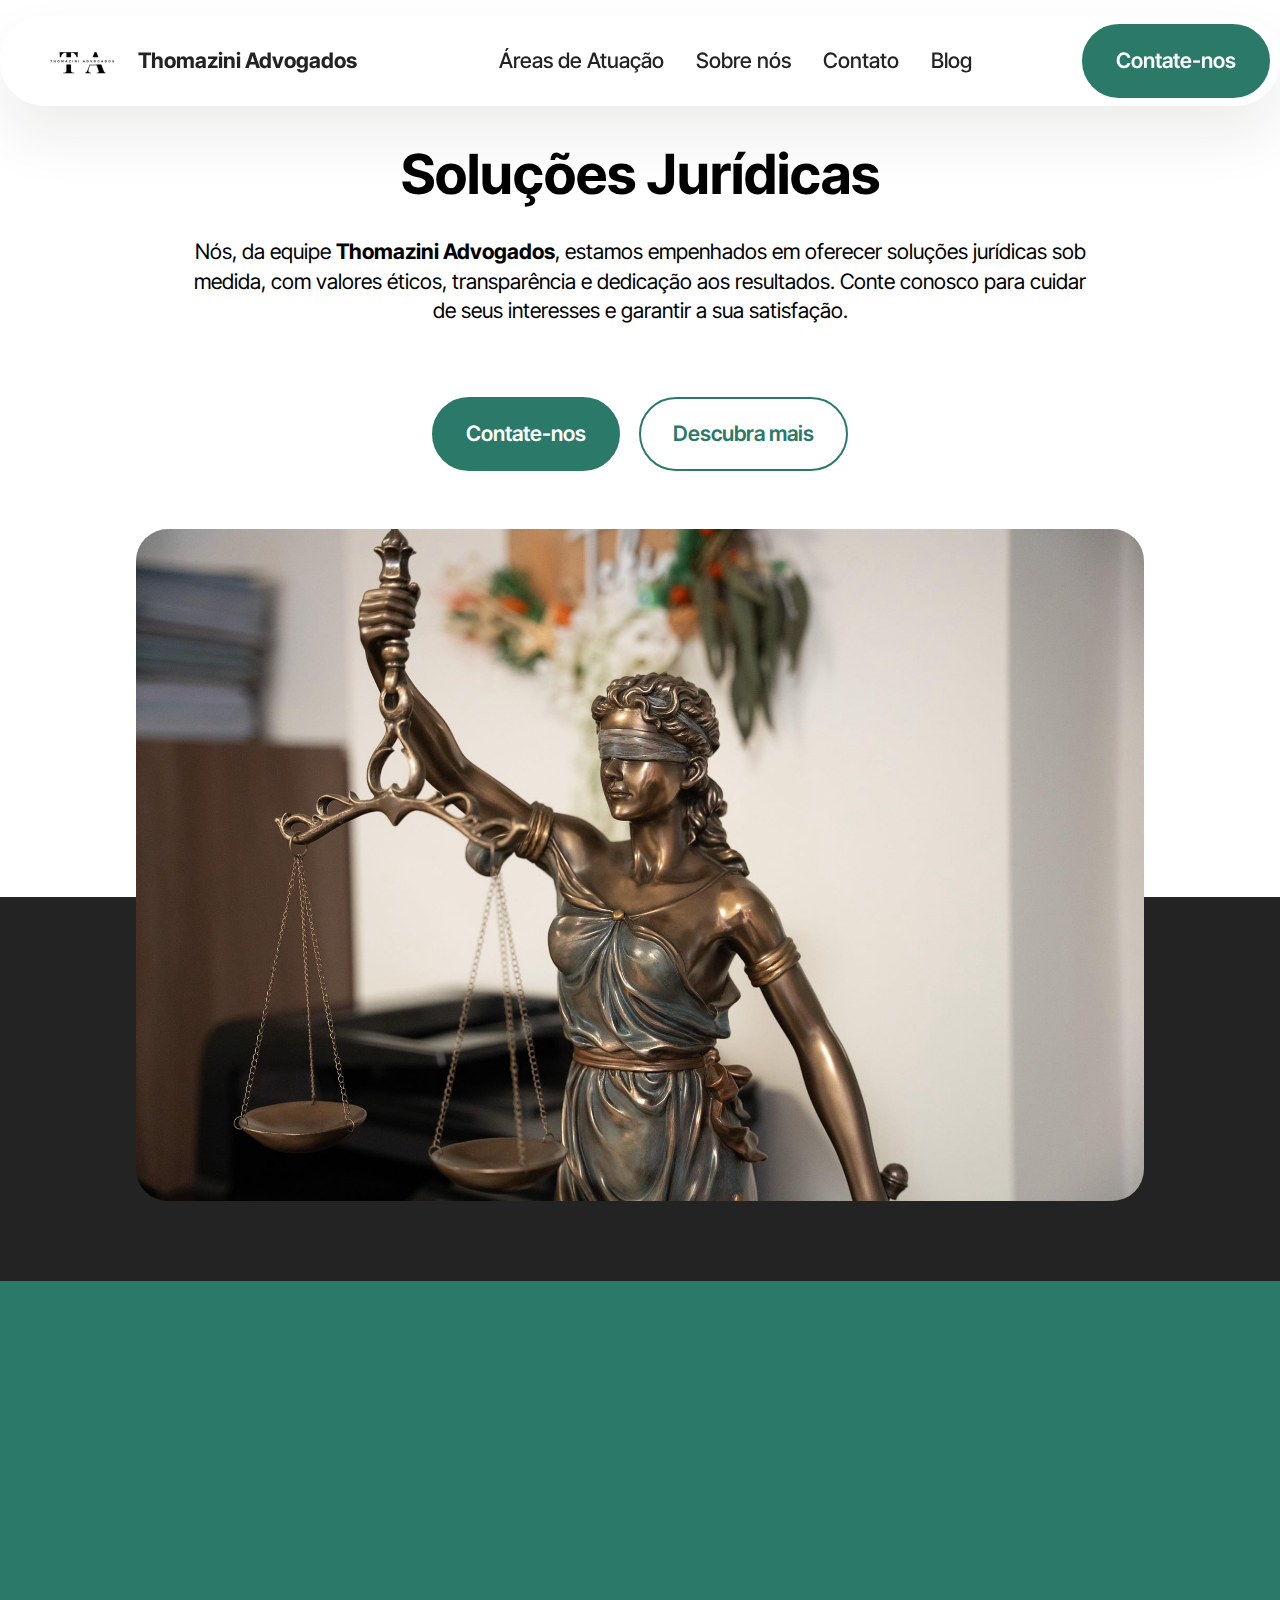
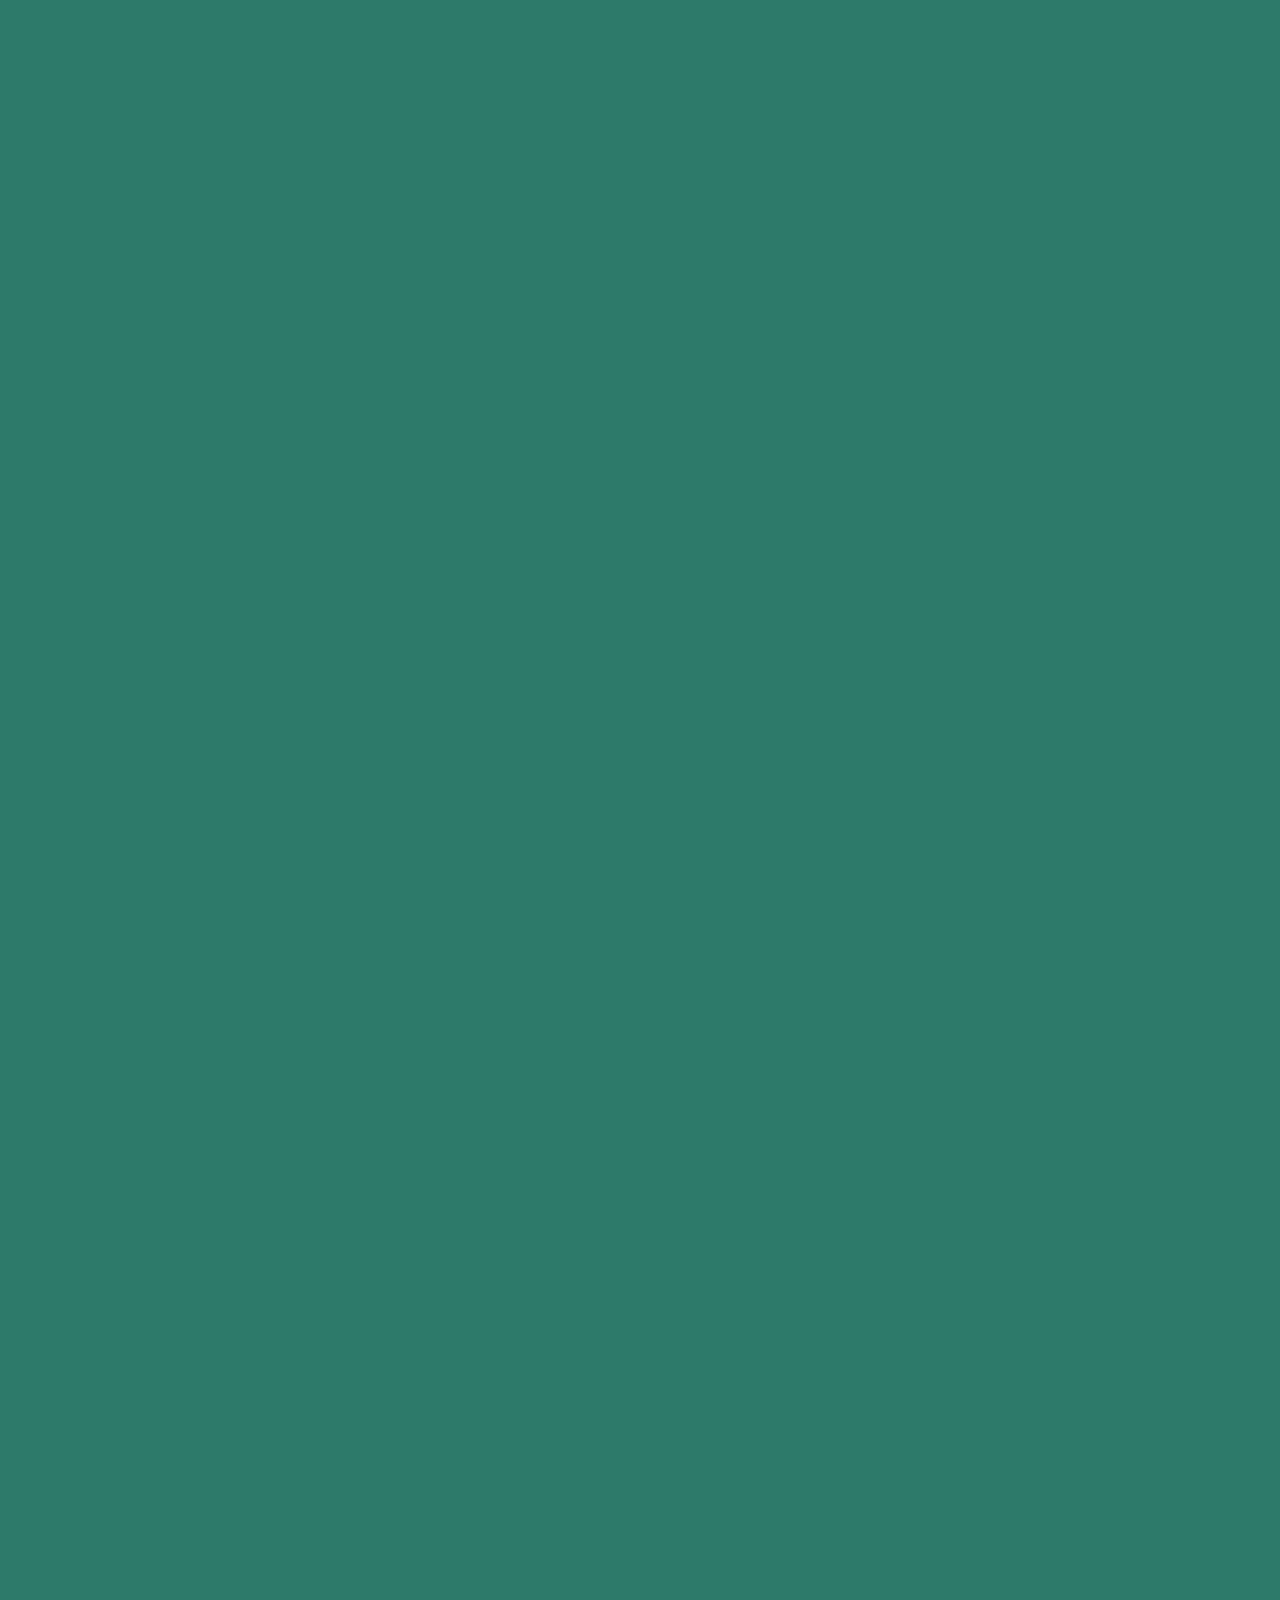
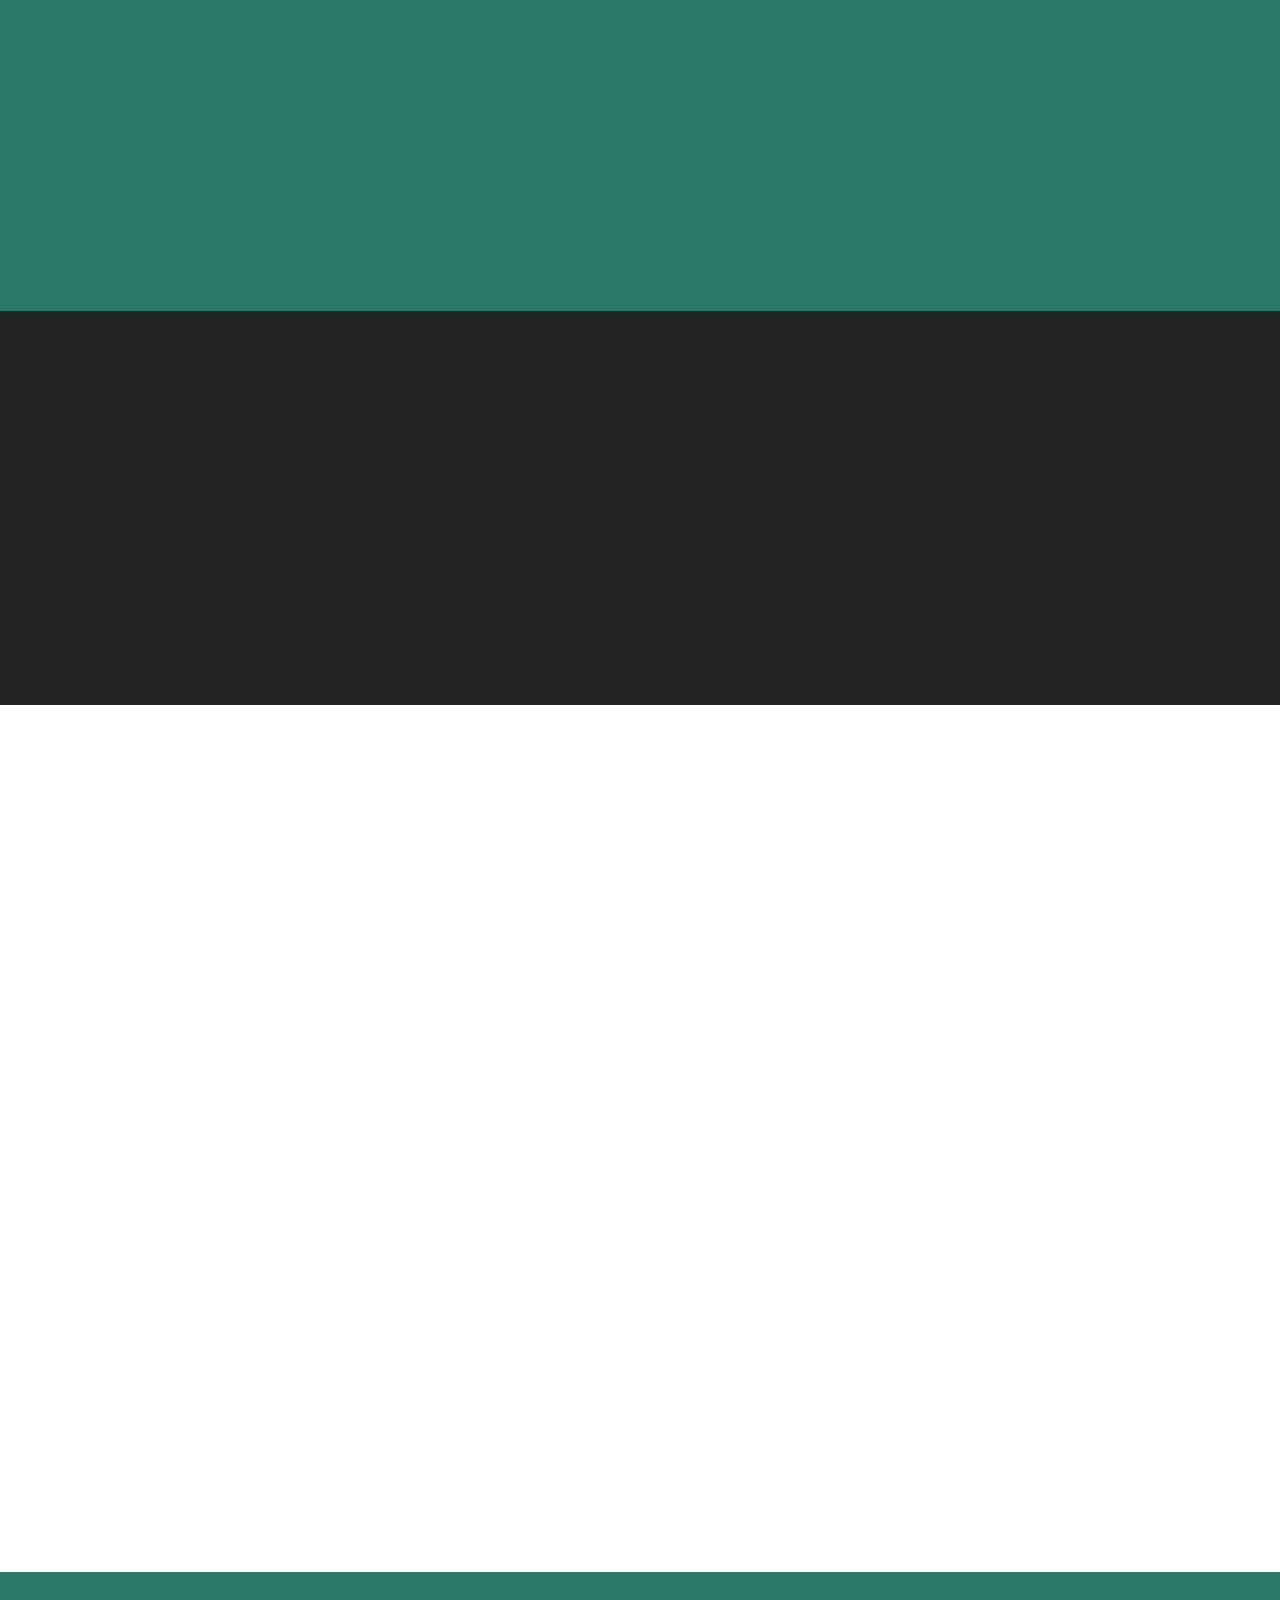
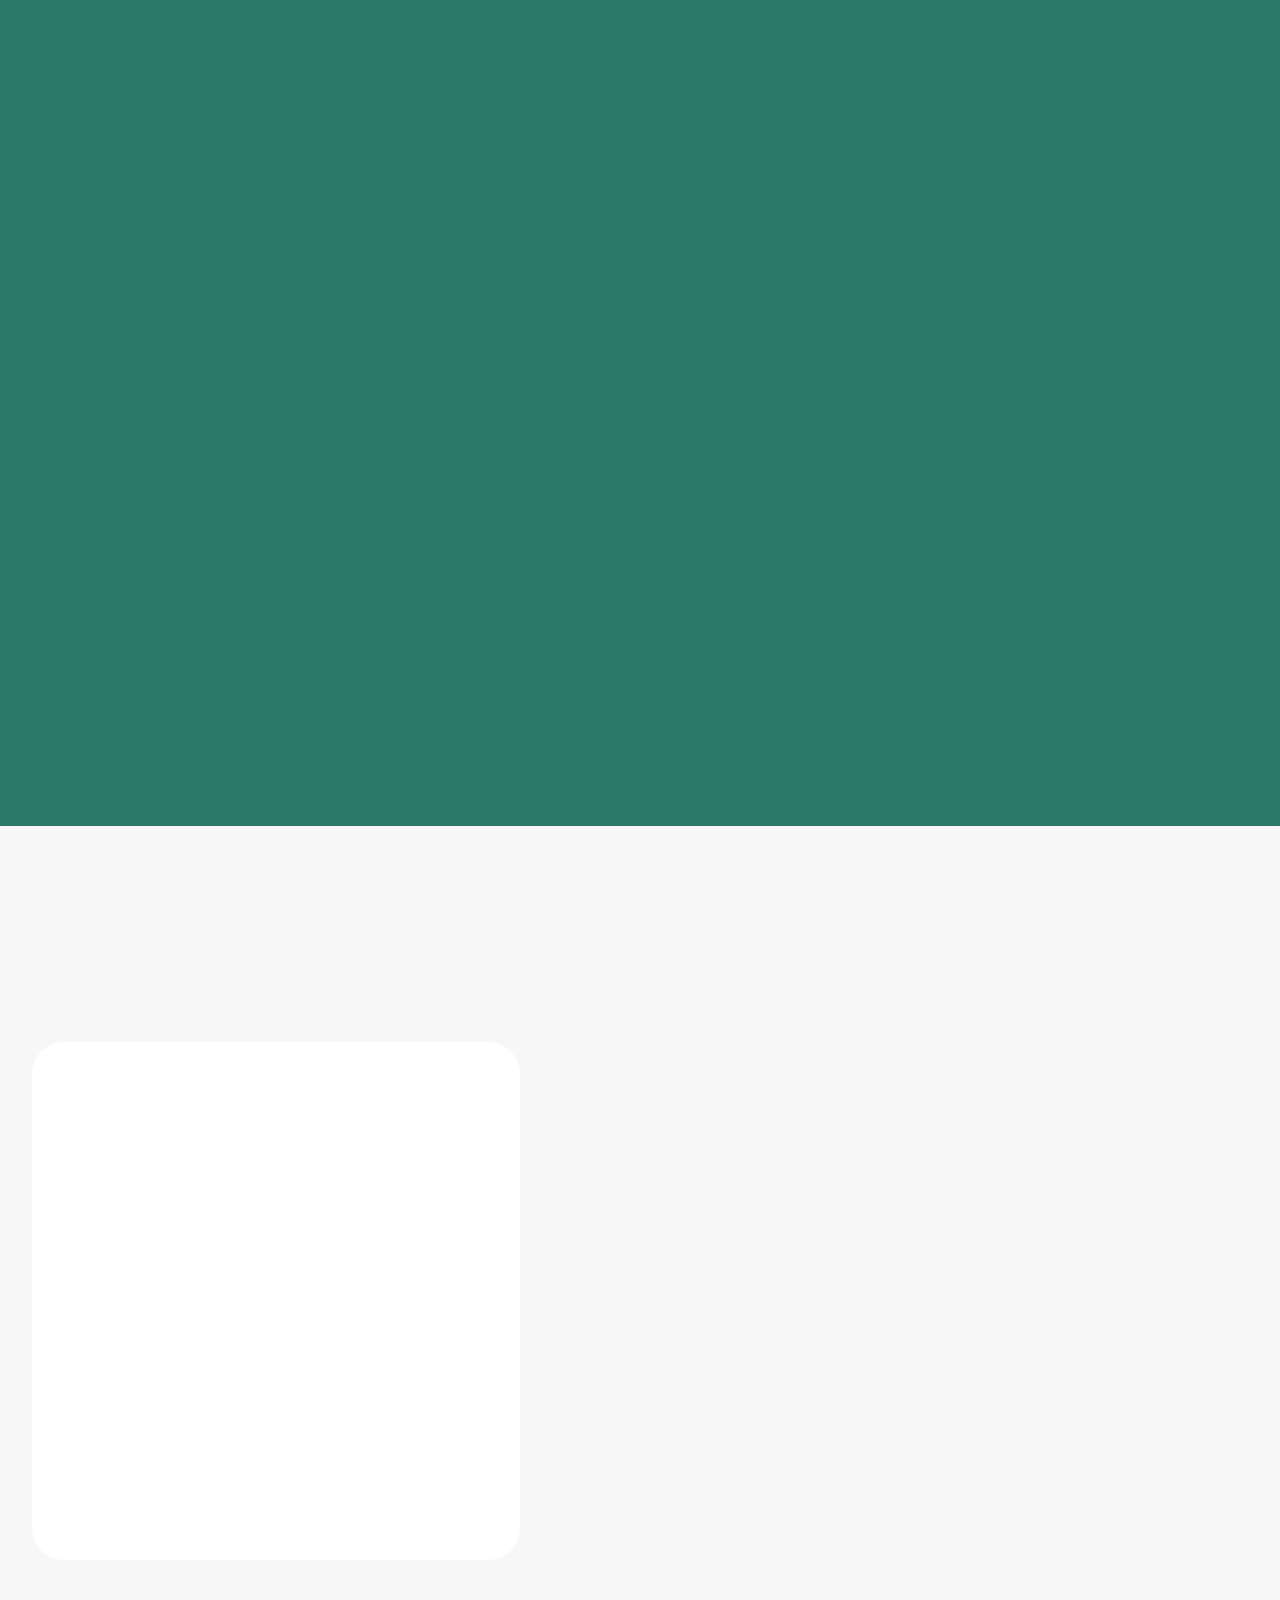
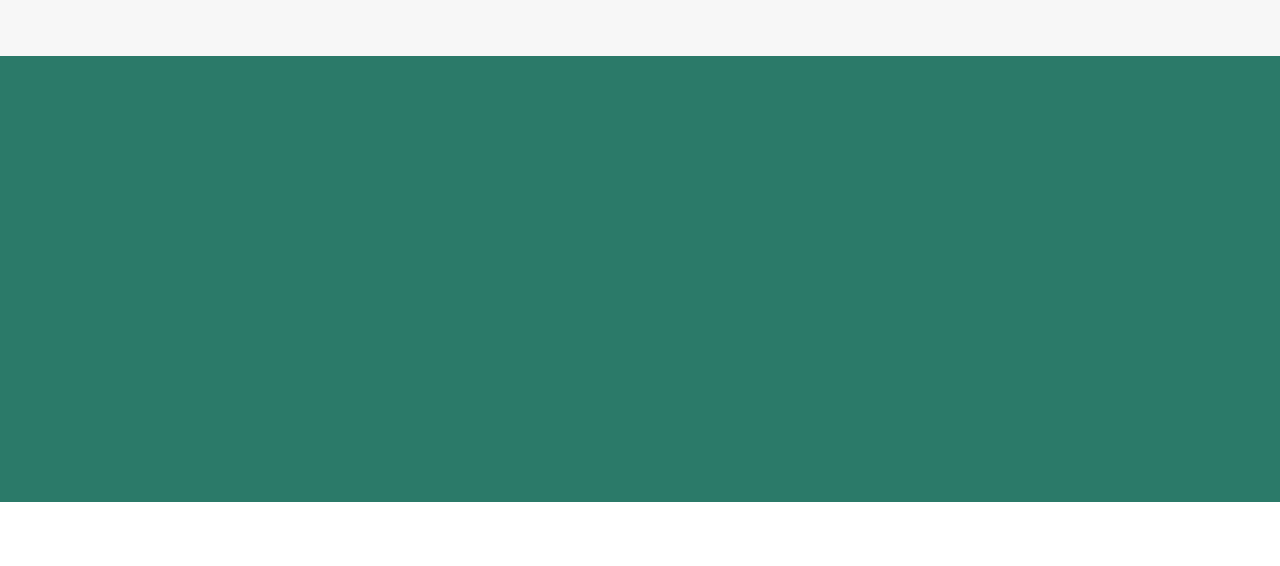
<file: index.html>
<!DOCTYPE html>
<html  >
<head>
  <!-- Site made with Mobirise Website Builder v6.1.12, https://mobirise.com -->
  <meta charset="UTF-8">
  <meta http-equiv="X-UA-Compatible" content="IE=edge">
  <meta name="generator" content="Mobirise v6.1.12, mobirise.com">
  <meta name="twitter:card" content="summary_large_image"/>
  <meta name="twitter:image:src" content="assets/images/index-meta.png">
  <meta property="og:image" content="assets/images/index-meta.png">
  <meta name="twitter:title" content="Thomazini Advogados">
  <meta name="viewport" content="width=device-width, initial-scale=1, minimum-scale=1">
  <link rel="shortcut icon" href="assets/images/logo-removebg-preview-160x160.png" type="image/x-icon">
  <meta name="description" content="Soluções Jurídicas">
  
  
  <title>Thomazini Advogados</title>
  <link rel="stylesheet" href="assets/web/assets/mobirise-icons2/mobirise2.css">
  <link rel="stylesheet" href="assets/bootstrap/css/bootstrap.min.css">
  <link rel="stylesheet" href="assets/parallax/jarallax.css">
  <link rel="stylesheet" href="assets/animatecss/animate.css">
  <link rel="stylesheet" href="assets/dropdown/css/style.css">
  <link rel="stylesheet" href="assets/socicon/css/styles.css">
  <link rel="stylesheet" href="assets/theme/css/style.css">
  <link rel="preload" href="https://fonts.googleapis.com/css?family=Inter+Tight:100,200,300,400,500,600,700,800,900,100i,200i,300i,400i,500i,600i,700i,800i,900i&display=swap" as="style" onload="this.onload=null;this.rel='stylesheet'">
  <noscript><link rel="stylesheet" href="https://fonts.googleapis.com/css?family=Inter+Tight:100,200,300,400,500,600,700,800,900,100i,200i,300i,400i,500i,600i,700i,800i,900i&display=swap"></noscript>
  <link rel="preload" as="style" href="assets/mobirise/css/mbr-additional.css?v=9NiVvt"><link rel="stylesheet" href="assets/mobirise/css/mbr-additional.css?v=9NiVvt" type="text/css">

  
  
  
</head>
<body>
  
  <section data-bs-version="5.1" class="menu menu2 cid-tJS6tZXiPa" once="menu" id="menu02-0">
	

	<nav class="navbar navbar-dropdown navbar-fixed-top navbar-expand-lg">
		<div class="container">
			<div class="navbar-brand">
				<span class="navbar-logo">
					<a href="index.html">
						<img src="assets/images/logo-removebg-preview-160x160.png" alt="Mobirise Website Builder" style="height: 5rem;">
					</a>
				</span>
				<span class="navbar-caption-wrap"><a class="navbar-caption text-black text-primary display-4" href="index.html#header05-1">Thomazini Advogados</a></span>
			</div>
			<button class="navbar-toggler" type="button" data-toggle="collapse" data-bs-toggle="collapse" data-target="#navbarSupportedContent" data-bs-target="#navbarSupportedContent" aria-controls="navbarNavAltMarkup" aria-expanded="false" aria-label="Toggle navigation">
				<div class="hamburger">
					<span></span>
					<span></span>
					<span></span>
					<span></span>
				</div>
			</button>
			<div class="collapse navbar-collapse" id="navbarSupportedContent">
				<ul class="navbar-nav nav-dropdown" data-app-modern-menu="true"><li class="nav-item">
						<a class="nav-link link text-black text-primary display-4" href="index.html#features04-w">Áreas de Atuação</a>
					</li>
					<li class="nav-item">
						<a class="nav-link link text-black text-primary display-4" href="index.html#header01-7" aria-expanded="false">Sobre nós</a>
					</li>
					<li class="nav-item">
						<a class="nav-link link text-black text-primary display-4" href="index.html#contacts02-9">Contato</a>
					</li><li class="nav-item"><a class="nav-link link text-black text-primary display-4" href="page1.html">Blog</a></li></ul>
				
				<div class="navbar-buttons mbr-section-btn"><a class="btn btn-primary display-4" href="https://wa.me/message/AFAN73RYOR37L1" target="_blank">Contate-nos</a></div>
			</div>
		</div>
	</nav>
</section>

<section data-bs-version="5.1" class="header5 cid-tJS6uM4N87 mbr-parallax-background" id="header05-1">
	

	
	<div class="mbr-overlay" style="opacity: 1; background-color: rgb(255, 255, 255);"></div>
	<div class="topbg"></div>
	<div class="align-center container">
		<div class="row justify-content-center">
			<div class="col-md-12 col-lg-9">
				<h1 class="mbr-section-title mbr-fonts-style mb-4 display-1"><strong>Soluções Jurídicas</strong></h1>
				<p class="mbr-text mbr-fonts-style mb-4 display-7">Nós, da equipe <strong>Thomazini Advogados</strong>, estamos empenhados em oferecer soluções jurídicas sob medida, com valores éticos, transparência e dedicação aos resultados. Conte conosco para cuidar de seus interesses e garantir a sua satisfação.<br><br></p>
				<div class="mbr-section-btn mt-3"><a class="btn btn-primary display-7" href="https://wa.me/message/AFAN73RYOR37L1" target="_blank">Contate-nos</a> <a class="btn btn-primary-outline display-7" href="index.html#features04-w">Descubra mais</a></div>
			</div>
		</div>
		<div class="row mt-5 justify-content-center">
			<div class="col-12 col-lg-10">
				<img src="assets/images/mbr-1920x1281.jpg" alt="Mobirise Website Builder" title="">
			</div>
		</div>
	</div>
</section>

<section data-bs-version="5.1" class="features4 cid-tMlEXTHLbS" id="features04-w">
	
	
	<div class="container">
		<div class="row justify-content-center">
			<div class="col-12 content-head">
				<div class="mbr-section-head mb-5">
					<h4 class="mbr-section-title mbr-fonts-style align-center mb-0 display-2"><strong>Nossos serviços</strong></h4>
					<h5 class="mbr-section-subtitle mbr-fonts-style align-center mb-0 mt-4 display-7">Nosso escritório oferece soluções jurídicas personalizadas para atender às suas necessidades. Atuamos com excelência em diversas áreas do Direito, sempre com o compromisso de oferecer segurança, transparência e resultados. Conheça nossas principais especialidades:&nbsp;</h5>
					
				</div>
			</div>
		</div>
		<div class="row">
			<div class="item features-image col-12 col-md-6 col-lg-4">
				<div class="item-wrapper">
					<div class="item-img">
						<img src="assets/images/mbr-816x459.jpg" alt="Mobirise Website Builder" data-slide-to="0" data-bs-slide-to="0">
					</div>
					<div class="item-content">
						<h5 class="item-title mbr-fonts-style display-5"><strong>Direito Trabalhista</strong></h5>
						
						<p class="mbr-text mbr-fonts-style display-7">•Consultoria para empresas e trabalhadores.<br>
<br>•Representação em reclamatórias trabalhistas.<br>
<br>•Assessoria em negociações coletivas e individuais.<br>
<br>• Gestão de passivos trabalhistas.<br></p>
						<div class="mbr-section-btn item-footer"><a href="https://wa.me/message/AFAN73RYOR37L1" class="btn item-btn btn-primary display-7" target="_blank">Fale com um especialista</a></div>
					</div>

				</div>
			</div>
			<div class="item features-image col-12 col-md-6 col-lg-4">
				<div class="item-wrapper">
					<div class="item-img">
						<img src="assets/images/mbr-816x544.jpg" alt="Mobirise Website Builder" data-slide-to="1" data-bs-slide-to="1">
					</div>
					<div class="item-content">
						<h5 class="item-title mbr-fonts-style display-5"><strong>Direito Imobiliário</strong></h5>
						
						<p class="mbr-text mbr-fonts-style display-7">•Regularização de imóveis e usucapião.<br>
<br>•Análise e elaboração de contratos de compra, venda e locação.<br>
<br>•Assessoria em incorporações imobiliárias.<br>
<br>•Resolução de disputas sobre posse e propriedade.&nbsp;<br></p>
						<div class="mbr-section-btn item-footer"><a href="https://wa.me/message/AFAN73RYOR37L1" class="btn item-btn btn-primary display-7" target="_blank">Fale com um especialista</a></div>
					</div>
				</div>
			</div>
			<div class="item features-image col-12 col-md-6 col-lg-4">
				<div class="item-wrapper">
					<div class="item-img">
						<img src="assets/images/mbr-1-816x544.jpg" alt="Mobirise Website Builder" data-slide-to="2" data-bs-slide-to="2">
					</div>
					<div class="item-content">
						<h5 class="item-title mbr-fonts-style display-5"><strong>Direito de Família e Sucessões</strong></h5>
						
						<p class="mbr-text mbr-fonts-style display-7">•Ações de divórcio e guarda de filhos.<br>
<br>•Processos de adoção e reconhecimento de paternidade.<br>
<br>•Planejamento sucessório.<br>
<br>•Elaboração de pactos antenupciais e uniões estáveis.&nbsp;<br>
						</p>
						<div class="mbr-section-btn item-footer"><a href="https://wa.me/message/AFAN73RYOR37L1" class="btn item-btn btn-primary display-7" target="_blank">Fale com um especialista</a></div>
					</div>
				</div>
			</div><div class="item features-image col-12 col-md-6 col-lg-4">
				<div class="item-wrapper">
					<div class="item-img">
						<img src="assets/images/mbr-1-816x459.jpg" alt="Mobirise Website Builder" data-slide-to="3" data-bs-slide-to="3">
					</div>
					<div class="item-content">
						<h5 class="item-title mbr-fonts-style display-5"><strong>Direito Civil</strong></h5>
						
						<p class="mbr-text mbr-fonts-style display-7">•Elaboração e revisão de contratos.
<br>
<br>• Ações de responsabilidade civil.
<br>
<br>•Consultoria em questões patrimoniais e familiares.
<br>
<br>•Assessoria em inventários, partilhas e testamentos.&nbsp;<br>
						</p>
						<div class="mbr-section-btn item-footer"><a href="https://wa.me/message/AFAN73RYOR37L1" class="btn item-btn btn-primary display-7" target="_blank">Fale com um especialista</a></div>
					</div>
				</div>
			</div><div class="item features-image col-12 col-md-6 col-lg-4">
				<div class="item-wrapper">
					<div class="item-img">
						<img src="assets/images/mbr-816x481.jpg" alt="Mobirise Website Builder" data-slide-to="4" data-bs-slide-to="5">
					</div>
					<div class="item-content">
						<h5 class="item-title mbr-fonts-style display-5"><strong>Direito Tributário</strong></h5>
						
						<p class="mbr-text mbr-fonts-style display-7">•Planejamento tributário estratégico.
<br>
<br>•Consultoria para redução de tributos.
<br>
<br>•Defesa em processos administrativos e judiciais.
<br>
<br>•Regularização fiscal de empresas e pessoas físicas.&nbsp;<br>
						</p>
						<div class="mbr-section-btn item-footer"><a href="https://wa.me/message/AFAN73RYOR37L1" class="btn item-btn btn-primary display-7" target="_blank">Fale com um especialista</a></div>
					</div>
				</div>
			</div><div class="item features-image col-12 col-md-6 col-lg-4">
				<div class="item-wrapper">
					<div class="item-img">
						<img src="assets/images/mbr-2-816x544.jpg" alt="Mobirise Website Builder" data-slide-to="5" data-bs-slide-to="6">
					</div>
					<div class="item-content">
						<h5 class="item-title mbr-fonts-style display-5"><strong>Direito Empresarial</strong></h5>
						
						<p class="mbr-text mbr-fonts-style display-7">•Constituição e reorganização societária.
<br>
<br>•Consultoria em compliance e governança corporativa.
<br>
<br>•Negociações e mediações em conflitos empresariais.
<br>
<br>•Análise e revisão de contratos empresariais.&nbsp;<br>
						</p>
						<div class="mbr-section-btn item-footer"><a href="https://wa.me/message/AFAN73RYOR37L1" class="btn item-btn btn-primary display-7" target="_blank">Fale com um especialista</a></div>
					</div>
				</div>
			</div>
		</div>
	</div>
</section>

<section data-bs-version="5.1" class="header09 cid-tLAX5BnXkJ" id="header09-q">
	
	
	<div class="container">
		<div class="row">
			<div class="content-wrap col-12 col-md-8">
				<h1 class="mbr-section-title mbr-fonts-style mbr-white mb-4 display-1"><strong>Por que nos escolher?</strong></h1>
				
				<p class="mbr-fonts-style mbr-text mbr-white mb-4 display-7">
					Com uma equipe experiente e altamente capacitada, nosso objetivo é proteger seus interesses e garantir soluções jurídicas eficazes. Estamos prontos para atuar de maneira estratégica, buscando os melhores resultados em cada caso.
				</p>
				
			</div>
		</div>
	</div>
</section>

<section data-bs-version="5.1" class="header1 cid-tJS9vXDdRK" id="header01-7">
	

	
	

	<div class="container">
		<div class="row justify-content-center">
			<div class="col-12 col-md-12 col-lg-7 image-wrapper">
				<img class="w-100" src="assets/images/mbr-1476x984.jpg" alt="Mobirise Website Builder">
			</div>
			<div class="col-12 col-lg col-md-12">
				<div class="text-wrapper align-left">
					<h1 class="mbr-section-title mbr-fonts-style mb-4 display-2"><strong>Sobre nós</strong></h1>
					<p class="mbr-text mbr-fonts-style mb-4 display-7">
						Somos uma equipe de <strong>advogados dedicados</strong> a fornecer soluções jurídicas personalizadas para nossos clientes. <br><br>Nosso objetivo é <strong>atender às necessidades individuais de cada um</strong>, com uma abordagem baseada em valores como ética, transparência e comprometimento com os resultados. <br><br>Nossa missão é garantir que nossos clientes recebam o <strong>melhor atendimento possível</strong>, sempre levando em consideração suas particularidades e buscando a melhor resolução para seus casos.</p>
					<div class="mbr-section-btn mt-3"><a class="btn btn-primary display-7" href="https://wa.me/message/AFAN73RYOR37L1" target="_blank">Contate-nos</a></div>
				</div>
			</div>
		</div>
	</div>
</section>

<section data-bs-version="5.1" class="features03 cid-v9NwLCryAd" id="features03-1j">
	
	
	<div class="container">
		<div class="row justify-content-center mb-5">
			<div class="col-12 content-head">
				<div class="mbr-section-head">
					<h4 class="mbr-section-title mbr-fonts-style align-center mb-0 display-2"><strong>CONHEÇA NOSSA EQUIPE</strong></h4>
					
				</div>
			</div>
		</div>
		<div class="row">
			<div class="item features-image col-12 col-md-6 col-lg-4 active">
				<div class="item-wrapper">
					<div class="item-img mb-3">
						<img src="assets/images/thomazini20pai-649x791.jpeg" alt="Mobirise Website Builder" title="" data-slide-to="0" data-bs-slide-to="0">
					</div>
					<div class="item-content align-left">
						<h5 class="item-title mbr-fonts-style mt-0 mb-2 display-5">
							<strong>Marcos Thomazini</strong></h5>
						<p class="mbr-text mbr-fonts-style mb-3 display-7"><strong>
						    Advogado</strong></p>
						
					</div>
				</div>
			</div><div class="item features-image col-12 col-md-6 col-lg-4">
				<div class="item-wrapper">
					<div class="item-img mb-3">
						<img src="assets/images/thomazini20jr-736x768.jpg" alt="Mobirise Website Builder" title="" data-slide-to="1" data-bs-slide-to="1">
					</div>
					<div class="item-content align-left">
						<h5 class="item-title mbr-fonts-style mb-2 mt-0 display-5">
							<strong>Marcos Thomazini Jr.</strong></h5>
						<p class="mbr-text mbr-fonts-style mb-3 display-7"><strong>
						Advogado</strong><br>
						</p>
						
					</div>
				</div>
			</div><div class="item features-image col-12 col-md-6 col-lg-4">
				<div class="item-wrapper">
					<div class="item-img mb-3">
						<img src="assets/images/ricardo-4-389x463.jpeg" alt="Mobirise Website Builder" title="" data-slide-to="3" data-bs-slide-to="3">
					</div>
					<div class="item-content align-left">
						<h5 class="item-title mbr-fonts-style mb-2 mt-0 display-5">
						    <strong>Ricardo Monte Oliva</strong></h5>
						<p class="mbr-text mbr-fonts-style mb-3 display-7"><strong>
						Advogado</strong><br>
						</p>
						
					</div>
				</div>
			</div>
			
			
		</div>
	</div>
</section>

<section data-bs-version="5.1" class="contacts2 map1 cid-tLdYHD757A" id="contacts02-9">

    

    
    <div class="container">
        <div class="mbr-section-head mb-5">
            <h3 class="mbr-section-title mbr-fonts-style align-center mb-0 display-2">
                <strong>Contatos</strong></h3>
            
        </div>
        <div class="row justify-content-center mt-4">
            <div class="card col-12 col-md-5">
                <div class="card-wrapper">
                    <div class="text-wrapper">
                        <h5 class="cardTitle mbr-fonts-style mb-2 display-5">
                        <strong>Entre em contato</strong></h5>
                    <ul class="list mbr-fonts-style display-7">
                        <li class="mbr-text item-wrap"><span style="font-size: 1.4rem;">Telefone : </span><a href="tel:+12345678910" class="text-primary" style="font-size: 1.4rem;">+55 (11) 4351-1236</a><br></li>
                        <li class="mbr-text item-wrap">WhatsApp:&nbsp;<a href="https://wa.me/12345678910" class="text-primary">+55 (11) 4351-1236</a></li>
                        <li class="mbr-text item-wrap">Email: <a href="mailto:info@site.com" class="text-primary">thomazini@adv.oabsp.org.br</a></li><li class="mbr-text item-wrap"><a href="mailto:oliva.advs@aasp.org.br" class="text-primary">oliva.advs@aasp.org.br
</a></li><li class="mbr-text item-wrap"><a href="mailto:oliva.advs@aasp.org.br" class="text-primary">
</a></li><li class="mbr-text item-wrap"><span style="font-size: 1.4rem;"><a href="mailto:thomazinimax@adv.oabsp.org.br" class="text-primary">thomazinimax@adv.oabsp.org.br</a></span><br></li><li class="mbr-text item-wrap"><span style="font-size: 1.4rem;"><br></span><br></li>
                        <li class="mbr-text item-wrap">Endereço: </li><li class="mbr-text item-wrap">Av. Capitão Casa, 1.175 , sala 3, Parque Espacial - São Bernardo do Campo/SP CEP 09812-000</li>
                    </ul>
                    </div>
                </div>
            </div>
            <div class="map-wrapper col-12 col-md-7">
                <div class="google-map"><iframe frameborder="0" style="border:0" src="https://www.google.com/maps/embed?pb=!1m18!1m12!1m3!1d3652.5466098785937!2d-46.5647557!3d-23.7278797!2m3!1f0!2f0!3f0!3m2!1i1024!2i768!4f13.1!3m3!1m2!1s0x94ce416e194fe193%3A0xf949b5482bb6a067!2sAv.%20Cap.%20Casa%2C%201175%20-%20Vila%20Jerusalem%2C%20S%C3%A3o%20Bernardo%20do%20Campo%20-%20SP%2C%2009812-000!5e0!3m2!1spt-BR!2sbr!4v1769784186687!5m2!1spt-BR!2sbr" allowfullscreen=""></iframe></div>
            </div>
        </div>
    </div>
</section>

<section data-bs-version="5.1" class="footer1 programm5 cid-tJS9NNcTLZ" once="footers" id="footer03-8">

        

    

    <div class="container">
        <div class="row">

            <div class="row-links mb-4">
                <ul class="header-menu">
                  
                  
                  
                  
                <li class="header-menu-item mbr-fonts-style display-5"><a href="index.html#header01-7" class="text-danger">Sobre</a></li><li class="header-menu-item mbr-fonts-style display-5"><a href="index.html#features04-w" class="text-danger text-primary">Serviços</a></li><li class="header-menu-item mbr-fonts-style display-5"><a href="index.html#contacts02-9" class="text-danger">Contatos</a></li><li class="header-menu-item mbr-fonts-style display-5"><a href="https://www.instagram.com/thomaziniadv/" class="text-danger text-primary" target="_blank">Siga-nos:</a></li></ul>
              </div>

            <div class="col-12">
                <div class="social-row">
                    <div class="soc-item">
                        <a href="https://www.instagram.com/thomaziniadv/" target="_blank">
                            <span class="mbr-iconfont display-7 socicon-facebook socicon"></span>
                        </a>
                    </div>
                    <div class="soc-item">
                        <a href="https://www.instagram.com/thomaziniadv/" target="_blank">
                            <span class="mbr-iconfont socicon-twitter socicon"></span>
                        </a>
                    </div>
                    <div class="soc-item">
                        <a href="https://mobiri.se/" target="_blank">
                            <span class="mbr-iconfont socicon-instagram socicon"></span>
                        </a>
                    </div>
                    <div class="soc-item">
                        <a href="https://www.instagram.com/thomaziniadv/" target="_blank">
                            <span class="mbr-iconfont socicon-tiktok socicon"></span>
                        </a>
                    </div>
                    <div class="soc-item">
                        
                            <a href="https://www.instagram.com/thomaziniadv/" target="_blank"><span class="mbr-iconfont socicon-youtube socicon" style=""></span></a>
                        
                    </div>
                </div>
            </div>
            <div class="col-12 mt-5">
                <p class="mbr-fonts-style copyright display-7">
                    © Copyright 2026 Thomazini Advogados - Todos os direitos reservados</p>
            </div>
        </div>
    </div>
</section><section class="display-7" style="padding: 0;align-items: center;justify-content: center;flex-wrap: wrap;    align-content: center;display: flex;position: relative;height: 4rem;"><a href="https://mobiri.se/4467492" style="flex: 1 1;height: 4rem;position: absolute;width: 100%;z-index: 1;"><img alt="" style="height: 4rem;" src="[data-uri]"></a><p style="margin: 0;text-align: center;" class="display-7">&#8204;</p><a style="z-index:1" href="https://mobirise.com/drag-drop-website-builder.html">Drag and Drop Website Builder</a></section><script src="assets/bootstrap/js/bootstrap.bundle.min.js"></script>  <script src="assets/parallax/jarallax.js"></script>  <script src="assets/smoothscroll/smooth-scroll.js"></script>  <script src="assets/ytplayer/index.js"></script>  <script src="assets/dropdown/js/navbar-dropdown.js"></script>  <script src="assets/theme/js/script.js"></script>  
  
  
 <div id="scrollToTop" class="scrollToTop mbr-arrow-up"><a style="text-align: center;"><i class="mbr-arrow-up-icon mbr-arrow-up-icon-cm cm-icon cm-icon-smallarrow-up"></i></a></div>
    <input name="animation" type="hidden">
  </body>
</html>
</file>
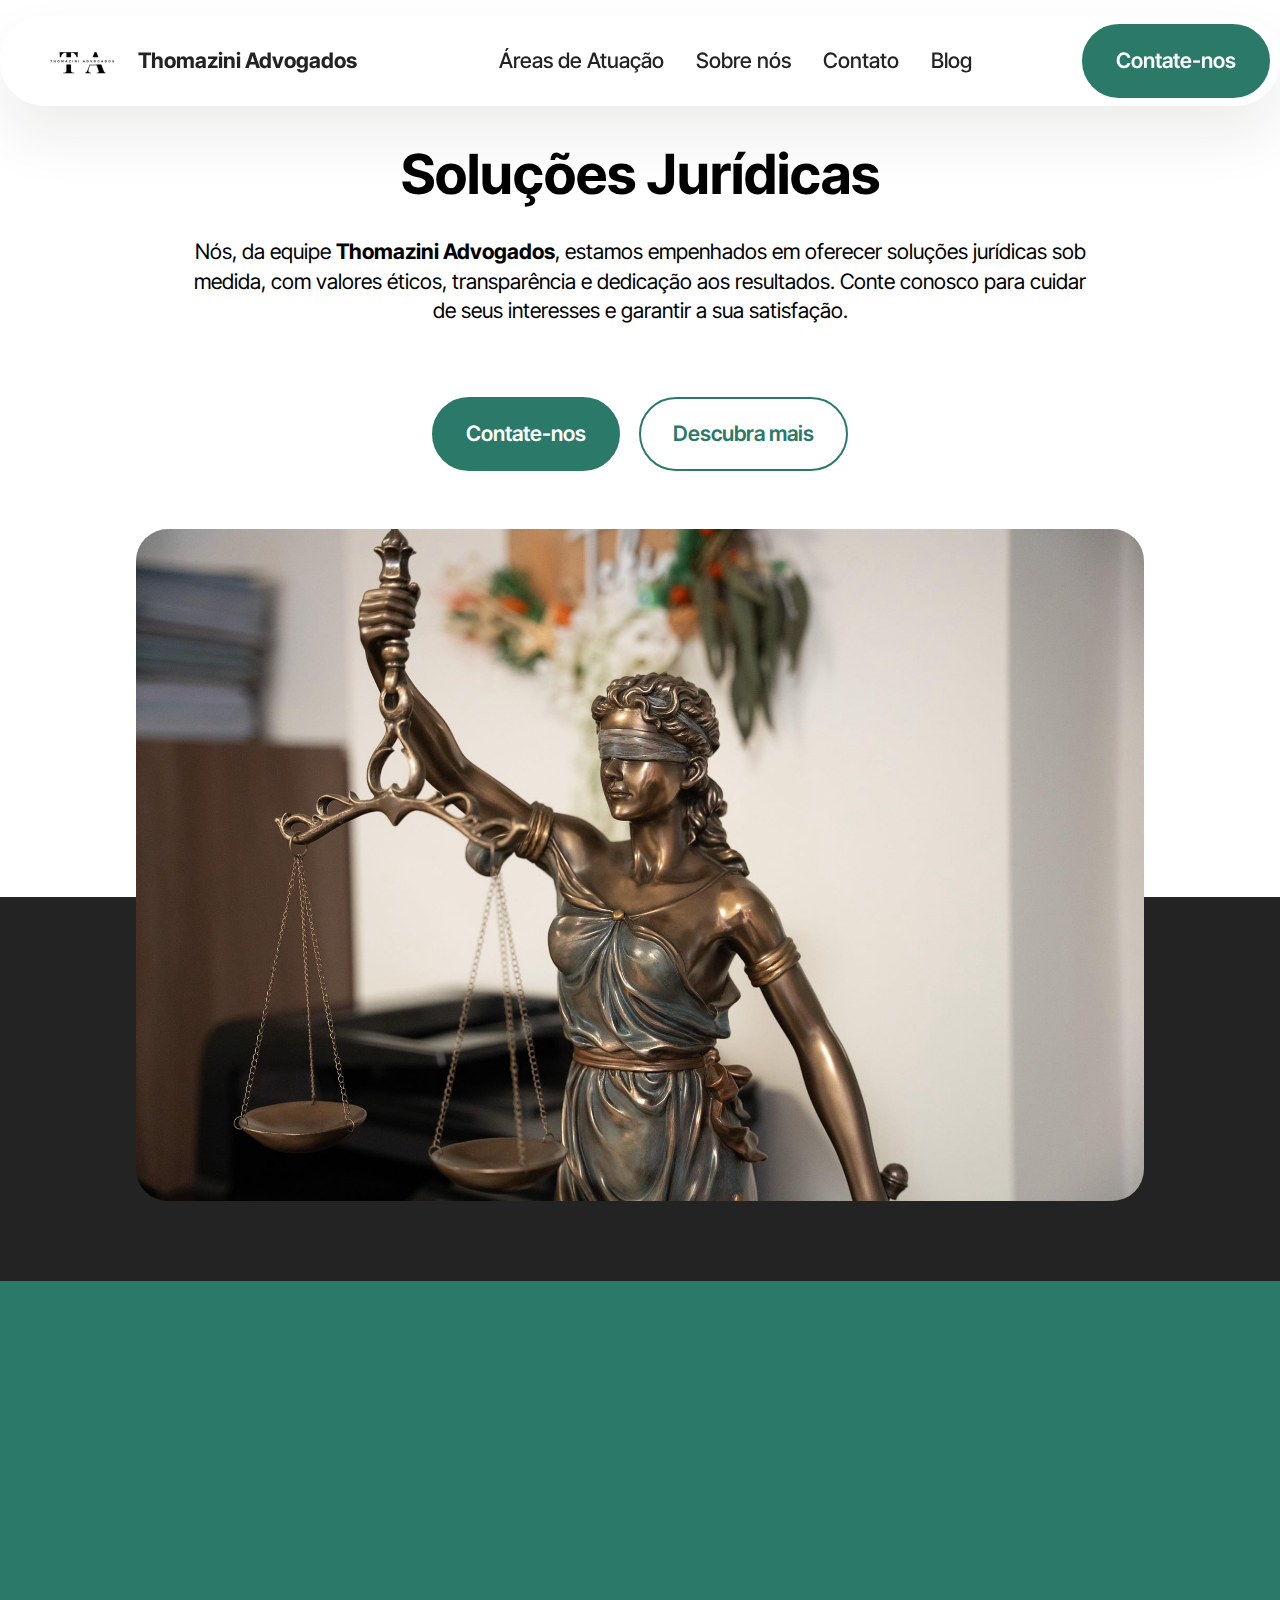
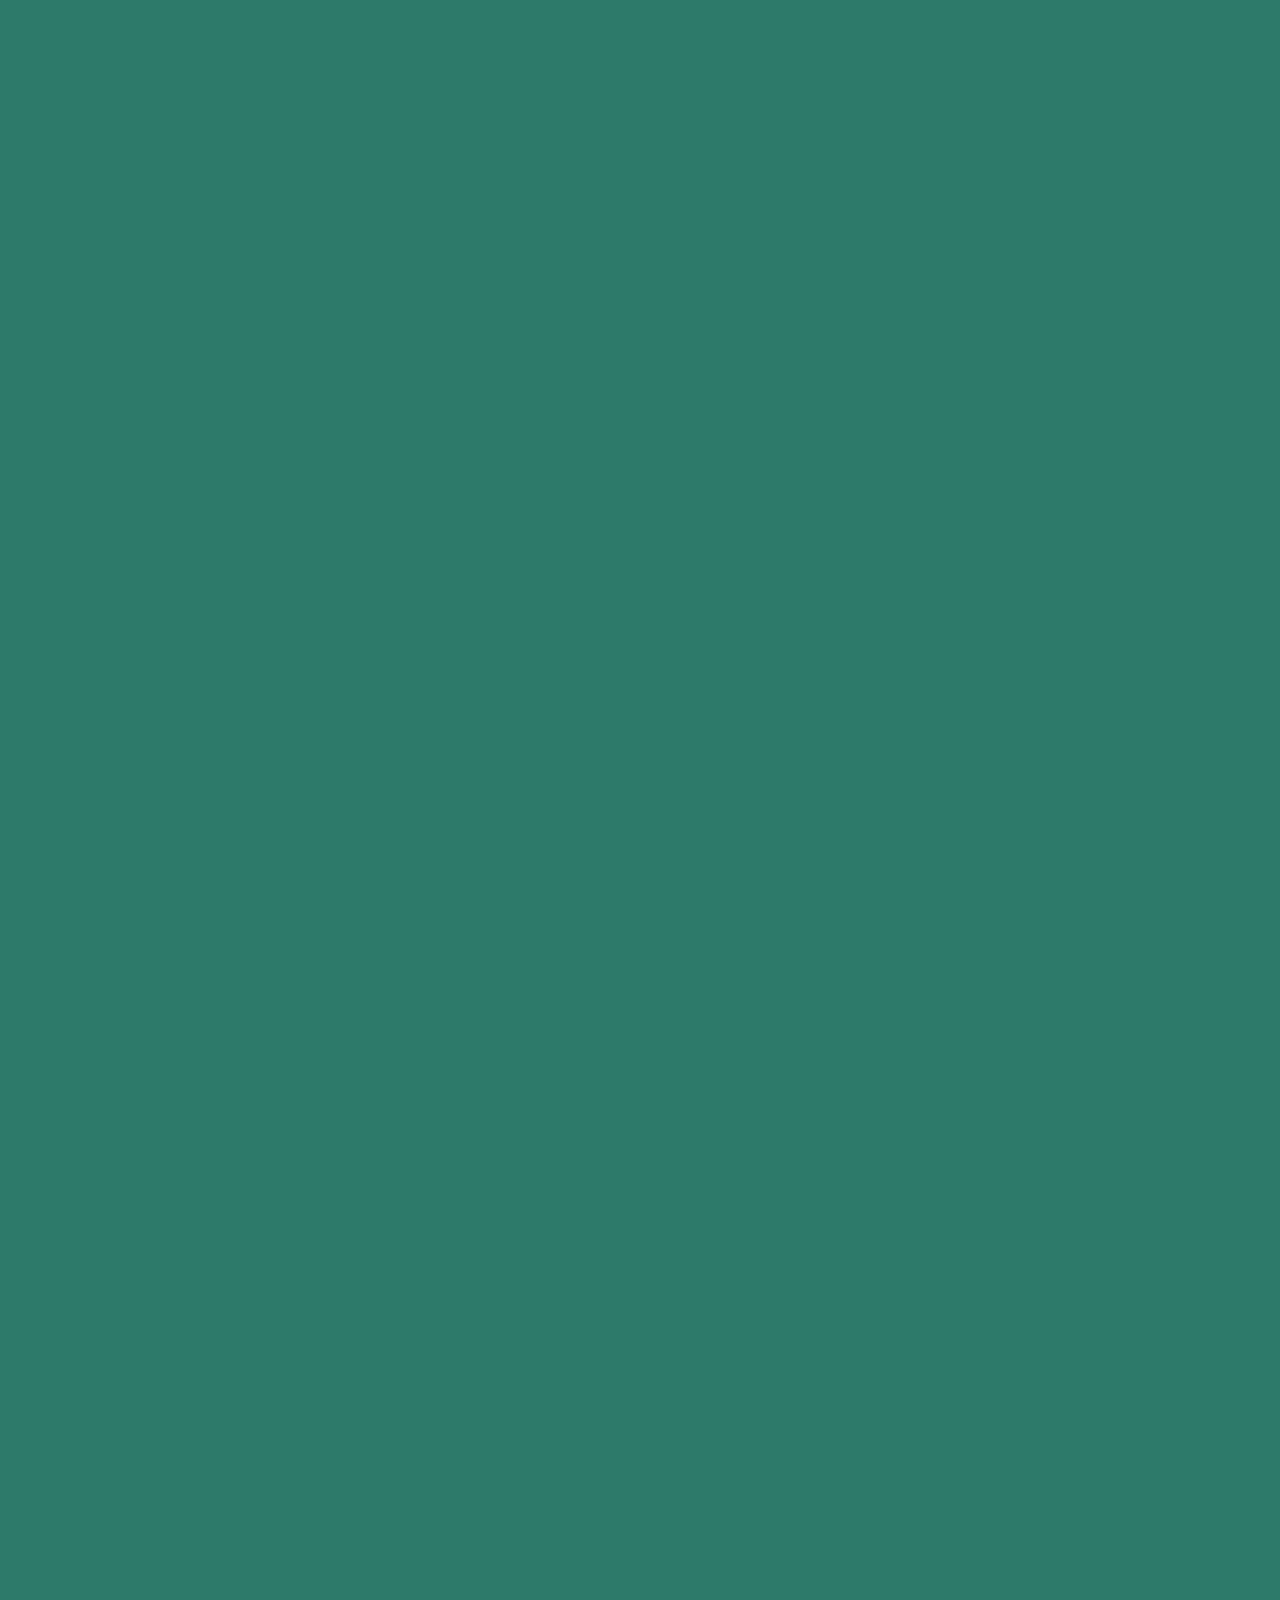
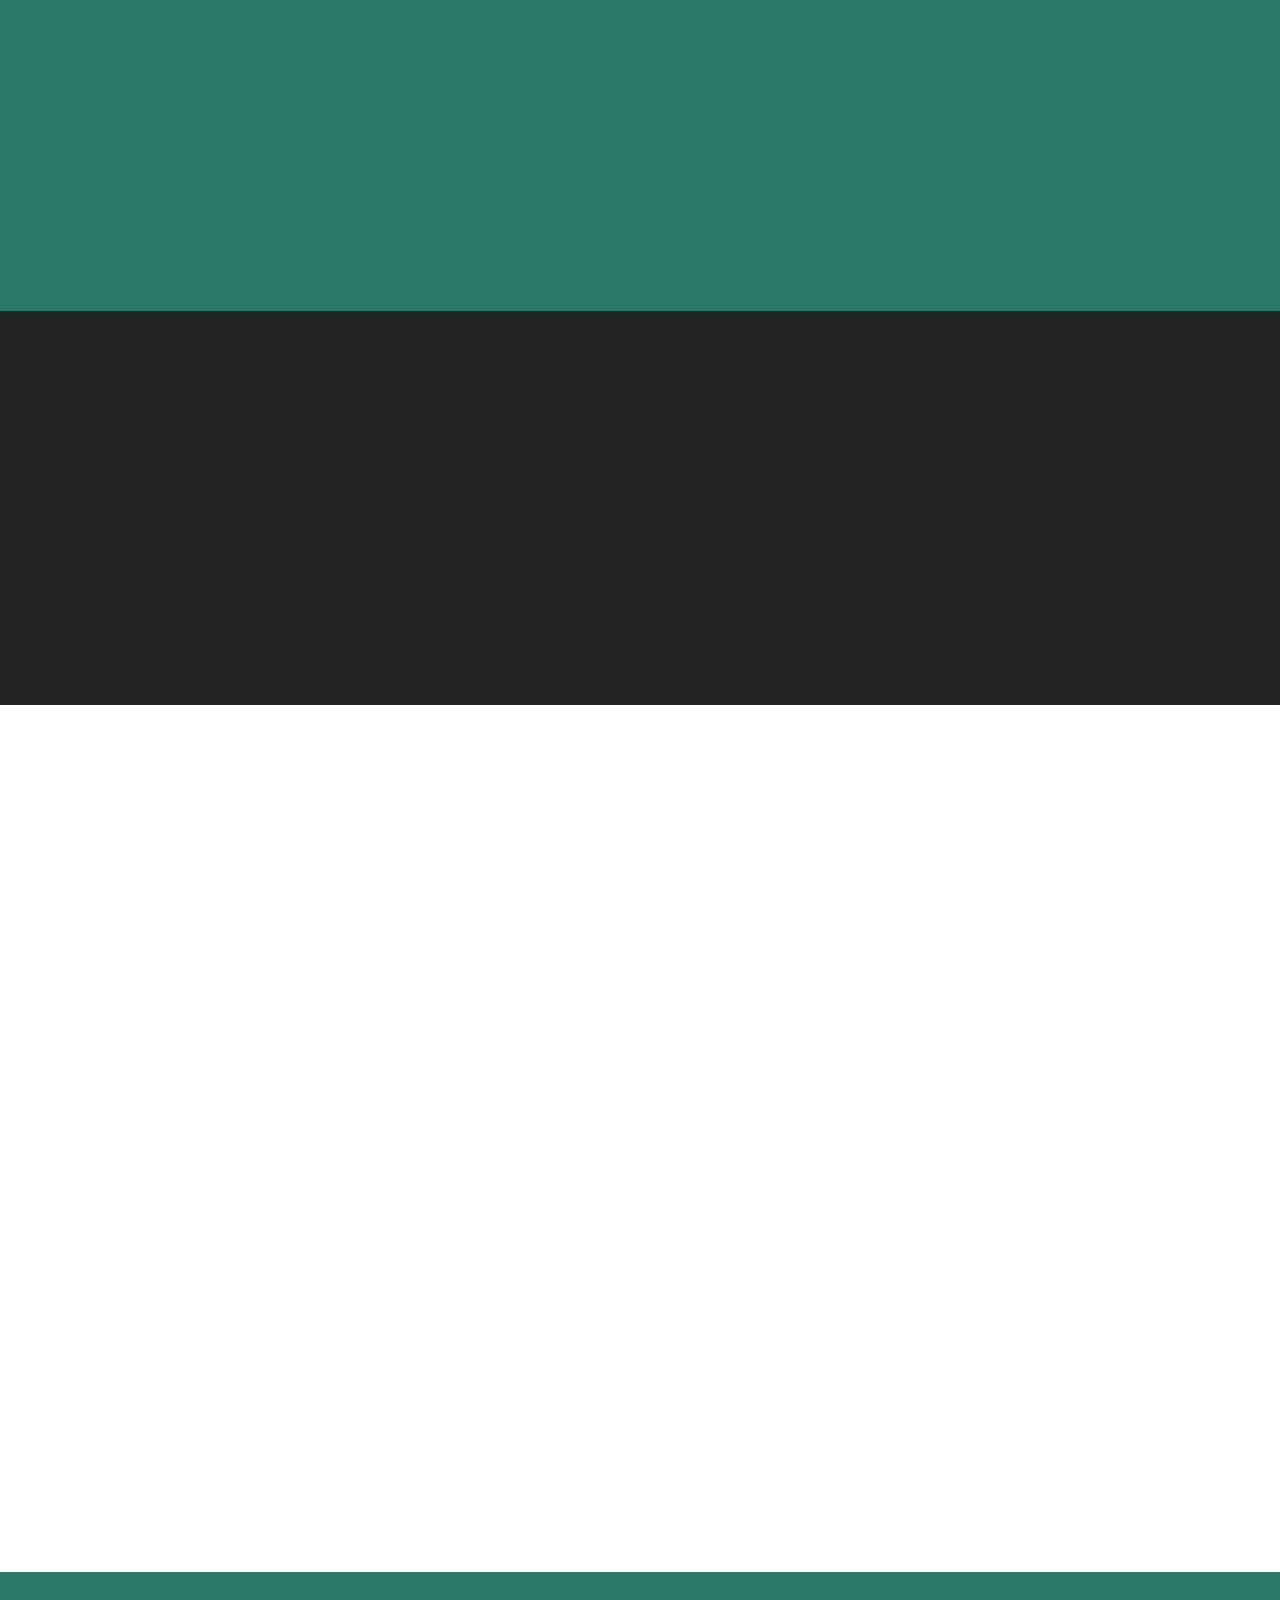
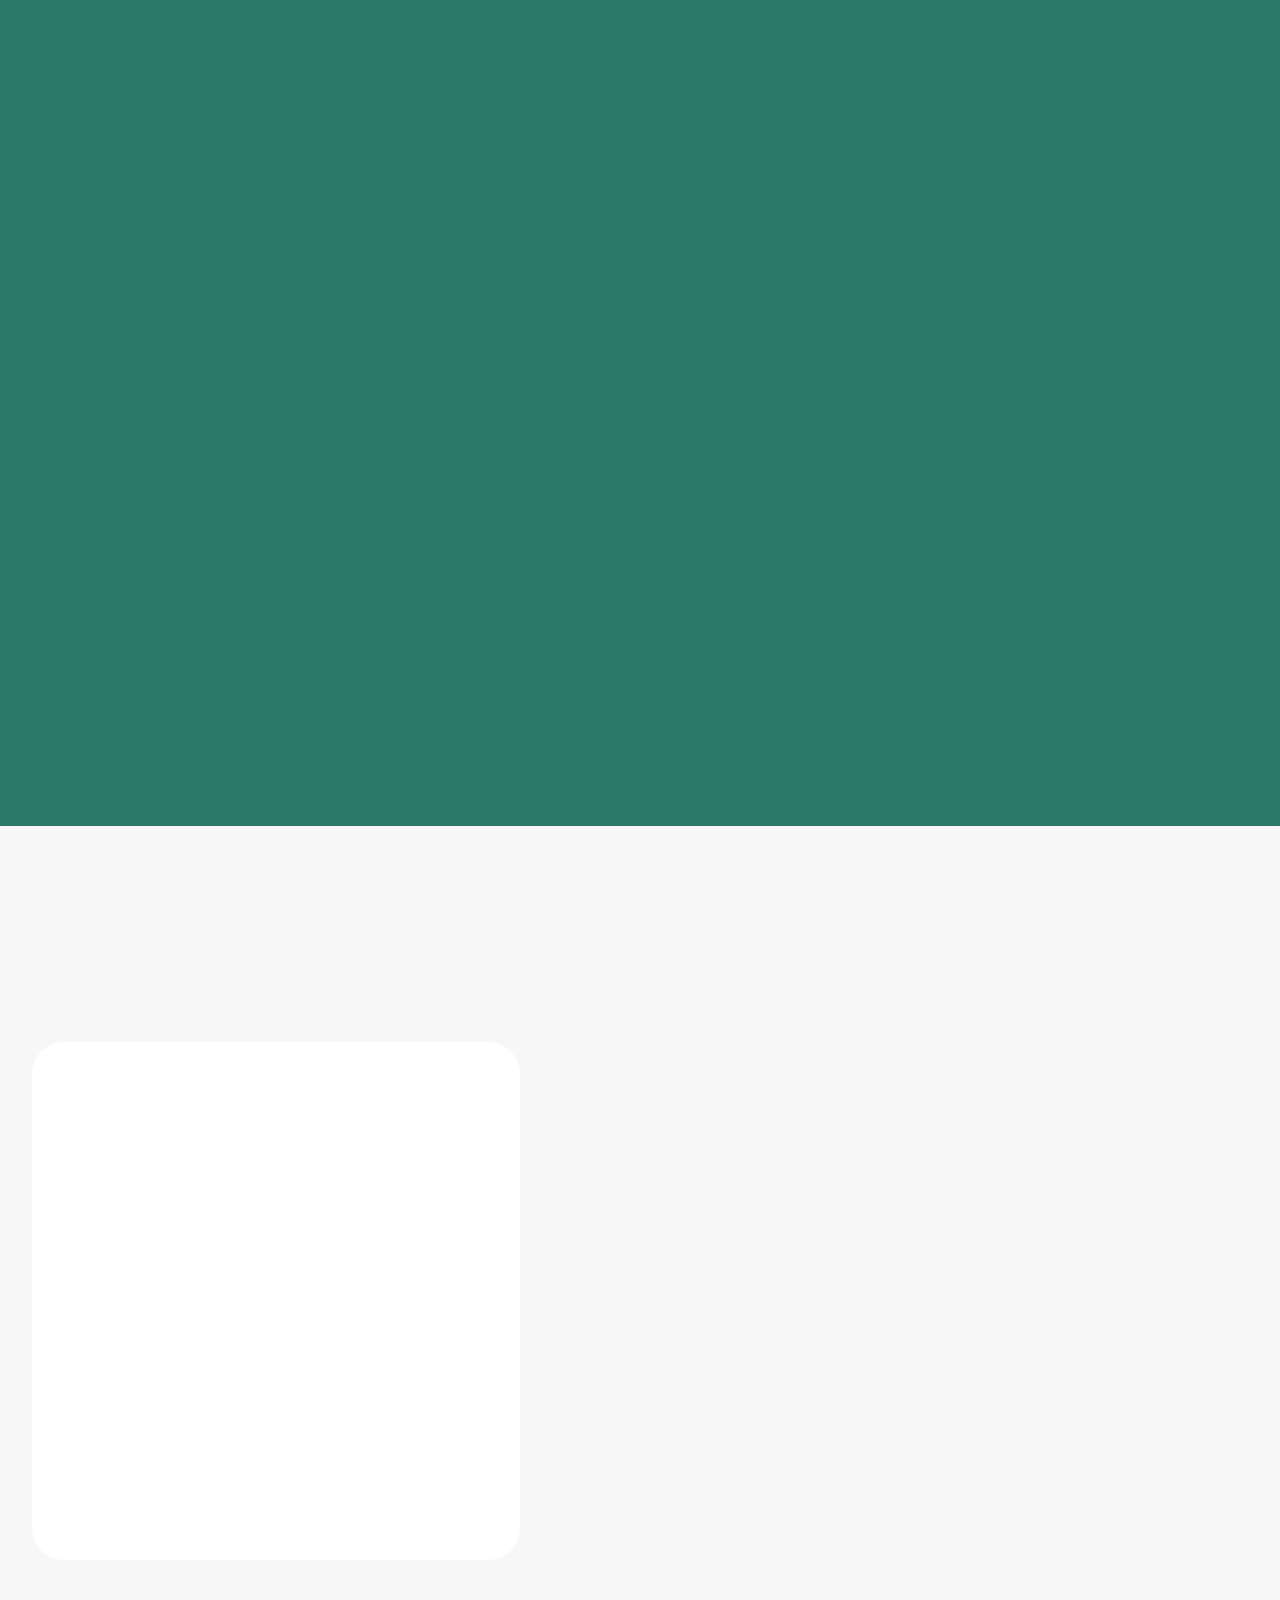
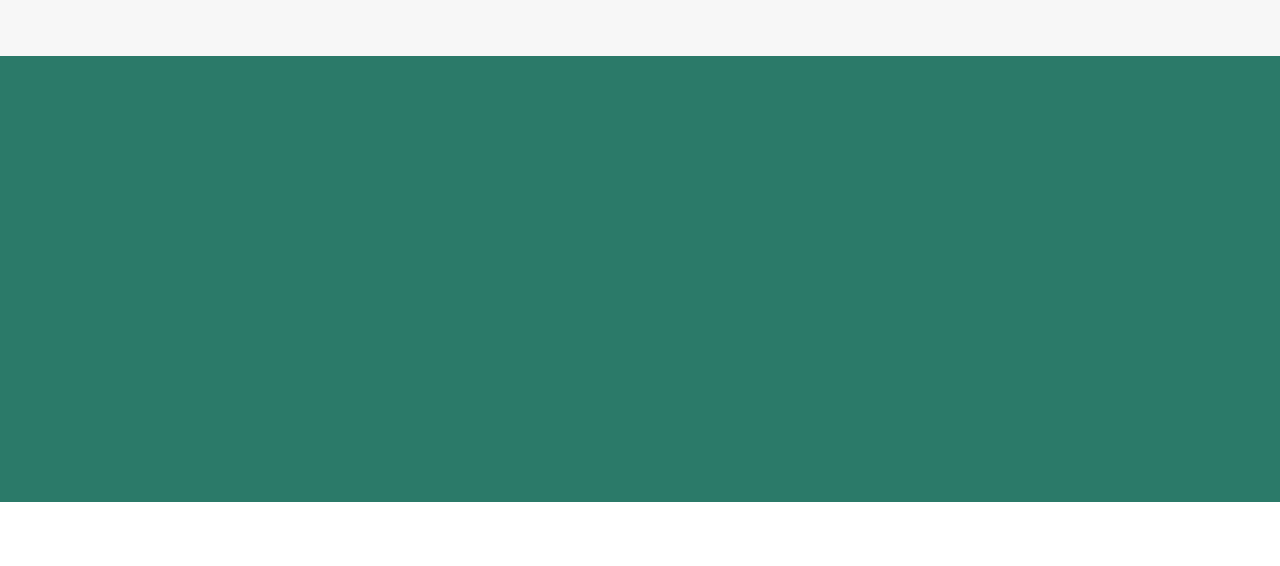
<file: Atual/index.html>
<!DOCTYPE html>
<html  >
<head>
  <!-- Site made with Mobirise Website Builder v6.1.12, https://mobirise.com -->
  <meta charset="UTF-8">
  <meta http-equiv="X-UA-Compatible" content="IE=edge">
  <meta name="generator" content="Mobirise v6.1.12, mobirise.com">
  <meta name="twitter:card" content="summary_large_image"/>
  <meta name="twitter:image:src" content="assets/images/index-meta.png">
  <meta property="og:image" content="assets/images/index-meta.png">
  <meta name="twitter:title" content="Thomazini Advogados">
  <meta name="viewport" content="width=device-width, initial-scale=1, minimum-scale=1">
  <link rel="shortcut icon" href="assets/images/logo-removebg-preview-160x160.png" type="image/x-icon">
  <meta name="description" content="Soluções Jurídicas">
  
  
  <title>Thomazini Advogados</title>
  <link rel="stylesheet" href="assets/web/assets/mobirise-icons2/mobirise2.css">
  <link rel="stylesheet" href="assets/bootstrap/css/bootstrap.min.css">
  <link rel="stylesheet" href="assets/parallax/jarallax.css">
  <link rel="stylesheet" href="assets/animatecss/animate.css">
  <link rel="stylesheet" href="assets/dropdown/css/style.css">
  <link rel="stylesheet" href="assets/socicon/css/styles.css">
  <link rel="stylesheet" href="assets/theme/css/style.css">
  <link rel="preload" href="https://fonts.googleapis.com/css?family=Inter+Tight:100,200,300,400,500,600,700,800,900,100i,200i,300i,400i,500i,600i,700i,800i,900i&display=swap" as="style" onload="this.onload=null;this.rel='stylesheet'">
  <noscript><link rel="stylesheet" href="https://fonts.googleapis.com/css?family=Inter+Tight:100,200,300,400,500,600,700,800,900,100i,200i,300i,400i,500i,600i,700i,800i,900i&display=swap"></noscript>
  <link rel="preload" as="style" href="assets/mobirise/css/mbr-additional.css?v=cLlFPR"><link rel="stylesheet" href="assets/mobirise/css/mbr-additional.css?v=cLlFPR" type="text/css">

  
  
  
</head>
<body>
  
  <section data-bs-version="5.1" class="menu menu2 cid-tJS6tZXiPa" once="menu" id="menu02-0">
	

	<nav class="navbar navbar-dropdown navbar-fixed-top navbar-expand-lg">
		<div class="container">
			<div class="navbar-brand">
				<span class="navbar-logo">
					<a href="index.html">
						<img src="assets/images/logo-removebg-preview-160x160.png" alt="Mobirise Website Builder" style="height: 5rem;">
					</a>
				</span>
				<span class="navbar-caption-wrap"><a class="navbar-caption text-black text-primary display-4" href="index.html#header05-1">Thomazini Advogados</a></span>
			</div>
			<button class="navbar-toggler" type="button" data-toggle="collapse" data-bs-toggle="collapse" data-target="#navbarSupportedContent" data-bs-target="#navbarSupportedContent" aria-controls="navbarNavAltMarkup" aria-expanded="false" aria-label="Toggle navigation">
				<div class="hamburger">
					<span></span>
					<span></span>
					<span></span>
					<span></span>
				</div>
			</button>
			<div class="collapse navbar-collapse" id="navbarSupportedContent">
				<ul class="navbar-nav nav-dropdown" data-app-modern-menu="true"><li class="nav-item">
						<a class="nav-link link text-black text-primary display-4" href="index.html#features04-w">Áreas de Atuação</a>
					</li>
					<li class="nav-item">
						<a class="nav-link link text-black text-primary display-4" href="index.html#header01-7" aria-expanded="false">Sobre nós</a>
					</li>
					<li class="nav-item">
						<a class="nav-link link text-black text-primary display-4" href="index.html#contacts02-9">Contato</a>
					</li><li class="nav-item"><a class="nav-link link text-black text-primary display-4" href="page1.html">Blog</a></li></ul>
				
				<div class="navbar-buttons mbr-section-btn"><a class="btn btn-primary display-4" href="https://wa.me/message/AFAN73RYOR37L1" target="_blank">Contate-nos</a></div>
			</div>
		</div>
	</nav>
</section>

<section data-bs-version="5.1" class="header5 cid-tJS6uM4N87 mbr-parallax-background" id="header05-1">
	

	
	<div class="mbr-overlay" style="opacity: 1; background-color: rgb(255, 255, 255);"></div>
	<div class="topbg"></div>
	<div class="align-center container">
		<div class="row justify-content-center">
			<div class="col-md-12 col-lg-9">
				<h1 class="mbr-section-title mbr-fonts-style mb-4 display-1"><strong>Soluções Jurídicas</strong></h1>
				<p class="mbr-text mbr-fonts-style mb-4 display-7">Nós, da equipe <strong>Thomazini Advogados</strong>, estamos empenhados em oferecer soluções jurídicas sob medida, com valores éticos, transparência e dedicação aos resultados. Conte conosco para cuidar de seus interesses e garantir a sua satisfação.<br><br></p>
				<div class="mbr-section-btn mt-3"><a class="btn btn-primary display-7" href="https://wa.me/message/AFAN73RYOR37L1" target="_blank">Contate-nos</a> <a class="btn btn-primary-outline display-7" href="index.html#features04-w">Descubra mais</a></div>
			</div>
		</div>
		<div class="row mt-5 justify-content-center">
			<div class="col-12 col-lg-10">
				<img src="assets/images/mbr-1920x1281.jpg" alt="Mobirise Website Builder" title="">
			</div>
		</div>
	</div>
</section>

<section data-bs-version="5.1" class="features4 cid-tMlEXTHLbS" id="features04-w">
	
	
	<div class="container">
		<div class="row justify-content-center">
			<div class="col-12 content-head">
				<div class="mbr-section-head mb-5">
					<h4 class="mbr-section-title mbr-fonts-style align-center mb-0 display-2"><strong>Nossos serviços</strong></h4>
					<h5 class="mbr-section-subtitle mbr-fonts-style align-center mb-0 mt-4 display-7">Nosso escritório oferece soluções jurídicas personalizadas para atender às suas necessidades. Atuamos com excelência em diversas áreas do Direito, sempre com o compromisso de oferecer segurança, transparência e resultados. Conheça nossas principais especialidades:&nbsp;</h5>
					
				</div>
			</div>
		</div>
		<div class="row">
			<div class="item features-image col-12 col-md-6 col-lg-4">
				<div class="item-wrapper">
					<div class="item-img">
						<img src="assets/images/mbr-816x459.jpg" alt="Mobirise Website Builder" data-slide-to="0" data-bs-slide-to="0">
					</div>
					<div class="item-content">
						<h5 class="item-title mbr-fonts-style display-5"><strong>Direito Trabalhista</strong></h5>
						
						<p class="mbr-text mbr-fonts-style display-7">•Consultoria para empresas e trabalhadores.<br>
<br>•Representação em reclamatórias trabalhistas.<br>
<br>•Assessoria em negociações coletivas e individuais.<br>
<br>• Gestão de passivos trabalhistas.<br></p>
						<div class="mbr-section-btn item-footer"><a href="https://wa.me/message/AFAN73RYOR37L1" class="btn item-btn btn-primary display-7" target="_blank">Fale com um especialista</a></div>
					</div>

				</div>
			</div>
			<div class="item features-image col-12 col-md-6 col-lg-4">
				<div class="item-wrapper">
					<div class="item-img">
						<img src="assets/images/mbr-816x544.jpg" alt="Mobirise Website Builder" data-slide-to="1" data-bs-slide-to="1">
					</div>
					<div class="item-content">
						<h5 class="item-title mbr-fonts-style display-5"><strong>Direito Imobiliário</strong></h5>
						
						<p class="mbr-text mbr-fonts-style display-7">•Regularização de imóveis e usucapião.<br>
<br>•Análise e elaboração de contratos de compra, venda e locação.<br>
<br>•Assessoria em incorporações imobiliárias.<br>
<br>•Resolução de disputas sobre posse e propriedade.&nbsp;<br></p>
						<div class="mbr-section-btn item-footer"><a href="https://wa.me/message/AFAN73RYOR37L1" class="btn item-btn btn-primary display-7" target="_blank">Fale com um especialista</a></div>
					</div>
				</div>
			</div>
			<div class="item features-image col-12 col-md-6 col-lg-4">
				<div class="item-wrapper">
					<div class="item-img">
						<img src="assets/images/mbr-1-816x544.jpg" alt="Mobirise Website Builder" data-slide-to="2" data-bs-slide-to="2">
					</div>
					<div class="item-content">
						<h5 class="item-title mbr-fonts-style display-5"><strong>Direito de Família e Sucessões</strong></h5>
						
						<p class="mbr-text mbr-fonts-style display-7">•Ações de divórcio e guarda de filhos.<br>
<br>•Processos de adoção e reconhecimento de paternidade.<br>
<br>•Planejamento sucessório.<br>
<br>•Elaboração de pactos antenupciais e uniões estáveis.&nbsp;<br>
						</p>
						<div class="mbr-section-btn item-footer"><a href="https://wa.me/message/AFAN73RYOR37L1" class="btn item-btn btn-primary display-7" target="_blank">Fale com um especialista</a></div>
					</div>
				</div>
			</div><div class="item features-image col-12 col-md-6 col-lg-4">
				<div class="item-wrapper">
					<div class="item-img">
						<img src="assets/images/mbr-1-816x459.jpg" alt="Mobirise Website Builder" data-slide-to="3" data-bs-slide-to="3">
					</div>
					<div class="item-content">
						<h5 class="item-title mbr-fonts-style display-5"><strong>Direito Civil</strong></h5>
						
						<p class="mbr-text mbr-fonts-style display-7">•Elaboração e revisão de contratos.
<br>
<br>• Ações de responsabilidade civil.
<br>
<br>•Consultoria em questões patrimoniais e familiares.
<br>
<br>•Assessoria em inventários, partilhas e testamentos.&nbsp;<br>
						</p>
						<div class="mbr-section-btn item-footer"><a href="https://wa.me/message/AFAN73RYOR37L1" class="btn item-btn btn-primary display-7" target="_blank">Fale com um especialista</a></div>
					</div>
				</div>
			</div><div class="item features-image col-12 col-md-6 col-lg-4">
				<div class="item-wrapper">
					<div class="item-img">
						<img src="assets/images/mbr-816x481.jpg" alt="Mobirise Website Builder" data-slide-to="4" data-bs-slide-to="5">
					</div>
					<div class="item-content">
						<h5 class="item-title mbr-fonts-style display-5"><strong>Direito Tributário</strong></h5>
						
						<p class="mbr-text mbr-fonts-style display-7">•Planejamento tributário estratégico.
<br>
<br>•Consultoria para redução de tributos.
<br>
<br>•Defesa em processos administrativos e judiciais.
<br>
<br>•Regularização fiscal de empresas e pessoas físicas.&nbsp;<br>
						</p>
						<div class="mbr-section-btn item-footer"><a href="https://wa.me/message/AFAN73RYOR37L1" class="btn item-btn btn-primary display-7" target="_blank">Fale com um especialista</a></div>
					</div>
				</div>
			</div><div class="item features-image col-12 col-md-6 col-lg-4">
				<div class="item-wrapper">
					<div class="item-img">
						<img src="assets/images/mbr-2-816x544.jpg" alt="Mobirise Website Builder" data-slide-to="5" data-bs-slide-to="6">
					</div>
					<div class="item-content">
						<h5 class="item-title mbr-fonts-style display-5"><strong>Direito Empresarial</strong></h5>
						
						<p class="mbr-text mbr-fonts-style display-7">•Constituição e reorganização societária.
<br>
<br>•Consultoria em compliance e governança corporativa.
<br>
<br>•Negociações e mediações em conflitos empresariais.
<br>
<br>•Análise e revisão de contratos empresariais.&nbsp;<br>
						</p>
						<div class="mbr-section-btn item-footer"><a href="https://wa.me/message/AFAN73RYOR37L1" class="btn item-btn btn-primary display-7" target="_blank">Fale com um especialista</a></div>
					</div>
				</div>
			</div>
		</div>
	</div>
</section>

<section data-bs-version="5.1" class="header09 cid-tLAX5BnXkJ" id="header09-q">
	
	
	<div class="container">
		<div class="row">
			<div class="content-wrap col-12 col-md-8">
				<h1 class="mbr-section-title mbr-fonts-style mbr-white mb-4 display-1"><strong>Por que nos escolher?</strong></h1>
				
				<p class="mbr-fonts-style mbr-text mbr-white mb-4 display-7">
					Com uma equipe experiente e altamente capacitada, nosso objetivo é proteger seus interesses e garantir soluções jurídicas eficazes. Estamos prontos para atuar de maneira estratégica, buscando os melhores resultados em cada caso.
				</p>
				
			</div>
		</div>
	</div>
</section>

<section data-bs-version="5.1" class="header1 cid-tJS9vXDdRK" id="header01-7">
	

	
	

	<div class="container">
		<div class="row justify-content-center">
			<div class="col-12 col-md-12 col-lg-7 image-wrapper">
				<img class="w-100" src="assets/images/mbr-1476x984.jpg" alt="Mobirise Website Builder">
			</div>
			<div class="col-12 col-lg col-md-12">
				<div class="text-wrapper align-left">
					<h1 class="mbr-section-title mbr-fonts-style mb-4 display-2"><strong>Sobre nós</strong></h1>
					<p class="mbr-text mbr-fonts-style mb-4 display-7">
						Somos uma equipe de <strong>advogados dedicados</strong> a fornecer soluções jurídicas personalizadas para nossos clientes. <br><br>Nosso objetivo é <strong>atender às necessidades individuais de cada um</strong>, com uma abordagem baseada em valores como ética, transparência e comprometimento com os resultados. <br><br>Nossa missão é garantir que nossos clientes recebam o <strong>melhor atendimento possível</strong>, sempre levando em consideração suas particularidades e buscando a melhor resolução para seus casos.</p>
					<div class="mbr-section-btn mt-3"><a class="btn btn-primary display-7" href="https://wa.me/message/AFAN73RYOR37L1" target="_blank">Contate-nos</a></div>
				</div>
			</div>
		</div>
	</div>
</section>

<section data-bs-version="5.1" class="features03 cid-v9NwLCryAd" id="features03-1j">
	
	
	<div class="container">
		<div class="row justify-content-center mb-5">
			<div class="col-12 content-head">
				<div class="mbr-section-head">
					<h4 class="mbr-section-title mbr-fonts-style align-center mb-0 display-2"><strong>CONHEÇA NOSSA EQUIPE</strong></h4>
					
				</div>
			</div>
		</div>
		<div class="row">
			<div class="item features-image col-12 col-md-6 col-lg-4 active">
				<div class="item-wrapper">
					<div class="item-img mb-3">
						<img src="assets/images/thomazini20pai-649x791.jpeg" alt="Mobirise Website Builder" title="" data-slide-to="0" data-bs-slide-to="0">
					</div>
					<div class="item-content align-left">
						<h5 class="item-title mbr-fonts-style mt-0 mb-2 display-5">
							<strong>Marcos Thomazini</strong></h5>
						<p class="mbr-text mbr-fonts-style mb-3 display-7"><strong>
						    Advogado</strong></p>
						
					</div>
				</div>
			</div><div class="item features-image col-12 col-md-6 col-lg-4">
				<div class="item-wrapper">
					<div class="item-img mb-3">
						<img src="assets/images/thomazini20jr-736x768.jpg" alt="Mobirise Website Builder" title="" data-slide-to="1" data-bs-slide-to="1">
					</div>
					<div class="item-content align-left">
						<h5 class="item-title mbr-fonts-style mb-2 mt-0 display-5">
							<strong>Marcos Thomazini Jr.</strong></h5>
						<p class="mbr-text mbr-fonts-style mb-3 display-7"><strong>
						Advogado</strong><br>
						</p>
						
					</div>
				</div>
			</div><div class="item features-image col-12 col-md-6 col-lg-4">
				<div class="item-wrapper">
					<div class="item-img mb-3">
						<img src="assets/images/ricardo-4-389x463.jpeg" alt="Mobirise Website Builder" title="" data-slide-to="3" data-bs-slide-to="3">
					</div>
					<div class="item-content align-left">
						<h5 class="item-title mbr-fonts-style mb-2 mt-0 display-5">
						    <strong>Ricardo Monte Oliva</strong></h5>
						<p class="mbr-text mbr-fonts-style mb-3 display-7"><strong>
						Advogado</strong><br>
						</p>
						
					</div>
				</div>
			</div>
			
			
		</div>
	</div>
</section>

<section data-bs-version="5.1" class="contacts2 map1 cid-tLdYHD757A" id="contacts02-9">

    

    
    <div class="container">
        <div class="mbr-section-head mb-5">
            <h3 class="mbr-section-title mbr-fonts-style align-center mb-0 display-2">
                <strong>Contatos</strong></h3>
            
        </div>
        <div class="row justify-content-center mt-4">
            <div class="card col-12 col-md-5">
                <div class="card-wrapper">
                    <div class="text-wrapper">
                        <h5 class="cardTitle mbr-fonts-style mb-2 display-5">
                        <strong>Entre em contato</strong></h5>
                    <ul class="list mbr-fonts-style display-7">
                        <li class="mbr-text item-wrap"><span style="font-size: 1.4rem;">Telefone : </span><a href="tel:+12345678910" class="text-primary" style="font-size: 1.4rem;">+55 (11) 4351-1236</a><br></li>
                        <li class="mbr-text item-wrap">WhatsApp:&nbsp;<a href="https://wa.me/12345678910" class="text-primary">+55 (11) 4351-1236</a></li>
                        <li class="mbr-text item-wrap">Email: <a href="mailto:info@site.com" class="text-primary">thomazini@adv.oabsp.org.br</a></li><li class="mbr-text item-wrap"><a href="mailto:oliva.advs@aasp.org.br" class="text-primary">oliva.advs@aasp.org.br
</a></li><li class="mbr-text item-wrap"><a href="mailto:oliva.advs@aasp.org.br" class="text-primary">
</a></li><li class="mbr-text item-wrap"><span style="font-size: 1.4rem;"><a href="mailto:thomazinimax@adv.oabsp.org.br" class="text-primary">thomazinimax@adv.oabsp.org.br</a></span><br></li><li class="mbr-text item-wrap"><span style="font-size: 1.4rem;"><br></span><br></li>
                        <li class="mbr-text item-wrap">Endereço: </li><li class="mbr-text item-wrap">Av. Capitão Casa, 1.175 , sala 3, Parque Espacial - São Bernardo do Campo/SP CEP 09812-000</li>
                    </ul>
                    </div>
                </div>
            </div>
            <div class="map-wrapper col-12 col-md-7">
                <div class="google-map"><iframe frameborder="0" style="border:0" src="https://www.google.com/maps/embed?pb=!1m18!1m12!1m3!1d3652.5466098785937!2d-46.5647557!3d-23.7278797!2m3!1f0!2f0!3f0!3m2!1i1024!2i768!4f13.1!3m3!1m2!1s0x94ce416e194fe193%3A0xf949b5482bb6a067!2sAv.%20Cap.%20Casa%2C%201175%20-%20Vila%20Jerusalem%2C%20S%C3%A3o%20Bernardo%20do%20Campo%20-%20SP%2C%2009812-000!5e0!3m2!1spt-BR!2sbr!4v1769784186687!5m2!1spt-BR!2sbr" allowfullscreen=""></iframe></div>
            </div>
        </div>
    </div>
</section>

<section data-bs-version="5.1" class="footer1 programm5 cid-tJS9NNcTLZ" once="footers" id="footer03-8">

        

    

    <div class="container">
        <div class="row">

            <div class="row-links mb-4">
                <ul class="header-menu">
                  
                  
                  
                  
                <li class="header-menu-item mbr-fonts-style display-5"><a href="index.html#header01-7" class="text-danger">Sobre</a></li><li class="header-menu-item mbr-fonts-style display-5"><a href="index.html#features04-w" class="text-danger text-primary">Serviços</a></li><li class="header-menu-item mbr-fonts-style display-5"><a href="index.html#contacts02-9" class="text-danger">Contatos</a></li><li class="header-menu-item mbr-fonts-style display-5"><a href="https://www.instagram.com/thomaziniadv/" class="text-danger text-primary" target="_blank">Siga-nos:</a></li></ul>
              </div>

            <div class="col-12">
                <div class="social-row">
                    <div class="soc-item">
                        <a href="https://www.instagram.com/thomaziniadv/" target="_blank">
                            <span class="mbr-iconfont display-7 socicon-facebook socicon"></span>
                        </a>
                    </div>
                    <div class="soc-item">
                        <a href="https://www.instagram.com/thomaziniadv/" target="_blank">
                            <span class="mbr-iconfont socicon-twitter socicon"></span>
                        </a>
                    </div>
                    <div class="soc-item">
                        <a href="https://mobiri.se/" target="_blank">
                            <span class="mbr-iconfont socicon-instagram socicon"></span>
                        </a>
                    </div>
                    <div class="soc-item">
                        <a href="https://www.instagram.com/thomaziniadv/" target="_blank">
                            <span class="mbr-iconfont socicon-tiktok socicon"></span>
                        </a>
                    </div>
                    <div class="soc-item">
                        
                            <a href="https://www.instagram.com/thomaziniadv/" target="_blank"><span class="mbr-iconfont socicon-youtube socicon" style=""></span></a>
                        
                    </div>
                </div>
            </div>
            <div class="col-12 mt-5">
                <p class="mbr-fonts-style copyright display-7">
                    © Copyright 2026 Thomazini Advogados - Todos os direitos reservados</p>
            </div>
        </div>
    </div>
</section><section class="display-7" style="padding: 0;align-items: center;justify-content: center;flex-wrap: wrap;    align-content: center;display: flex;position: relative;height: 4rem;"><a href="https://mobiri.se/4467492" style="flex: 1 1;height: 4rem;position: absolute;width: 100%;z-index: 1;"><img alt="" style="height: 4rem;" src="[data-uri]"></a><p style="margin: 0;text-align: center;" class="display-7">&#8204;</p><a style="z-index:1" href="https://mobirise.com/drag-drop-website-builder.html">Drag & Drop Website Builder</a></section><script src="assets/bootstrap/js/bootstrap.bundle.min.js"></script>  <script src="assets/parallax/jarallax.js"></script>  <script src="assets/smoothscroll/smooth-scroll.js"></script>  <script src="assets/ytplayer/index.js"></script>  <script src="assets/dropdown/js/navbar-dropdown.js"></script>  <script src="assets/theme/js/script.js"></script>  
  
  
 <div id="scrollToTop" class="scrollToTop mbr-arrow-up"><a style="text-align: center;"><i class="mbr-arrow-up-icon mbr-arrow-up-icon-cm cm-icon cm-icon-smallarrow-up"></i></a></div>
    <input name="animation" type="hidden">
  </body>
</html>
</file>
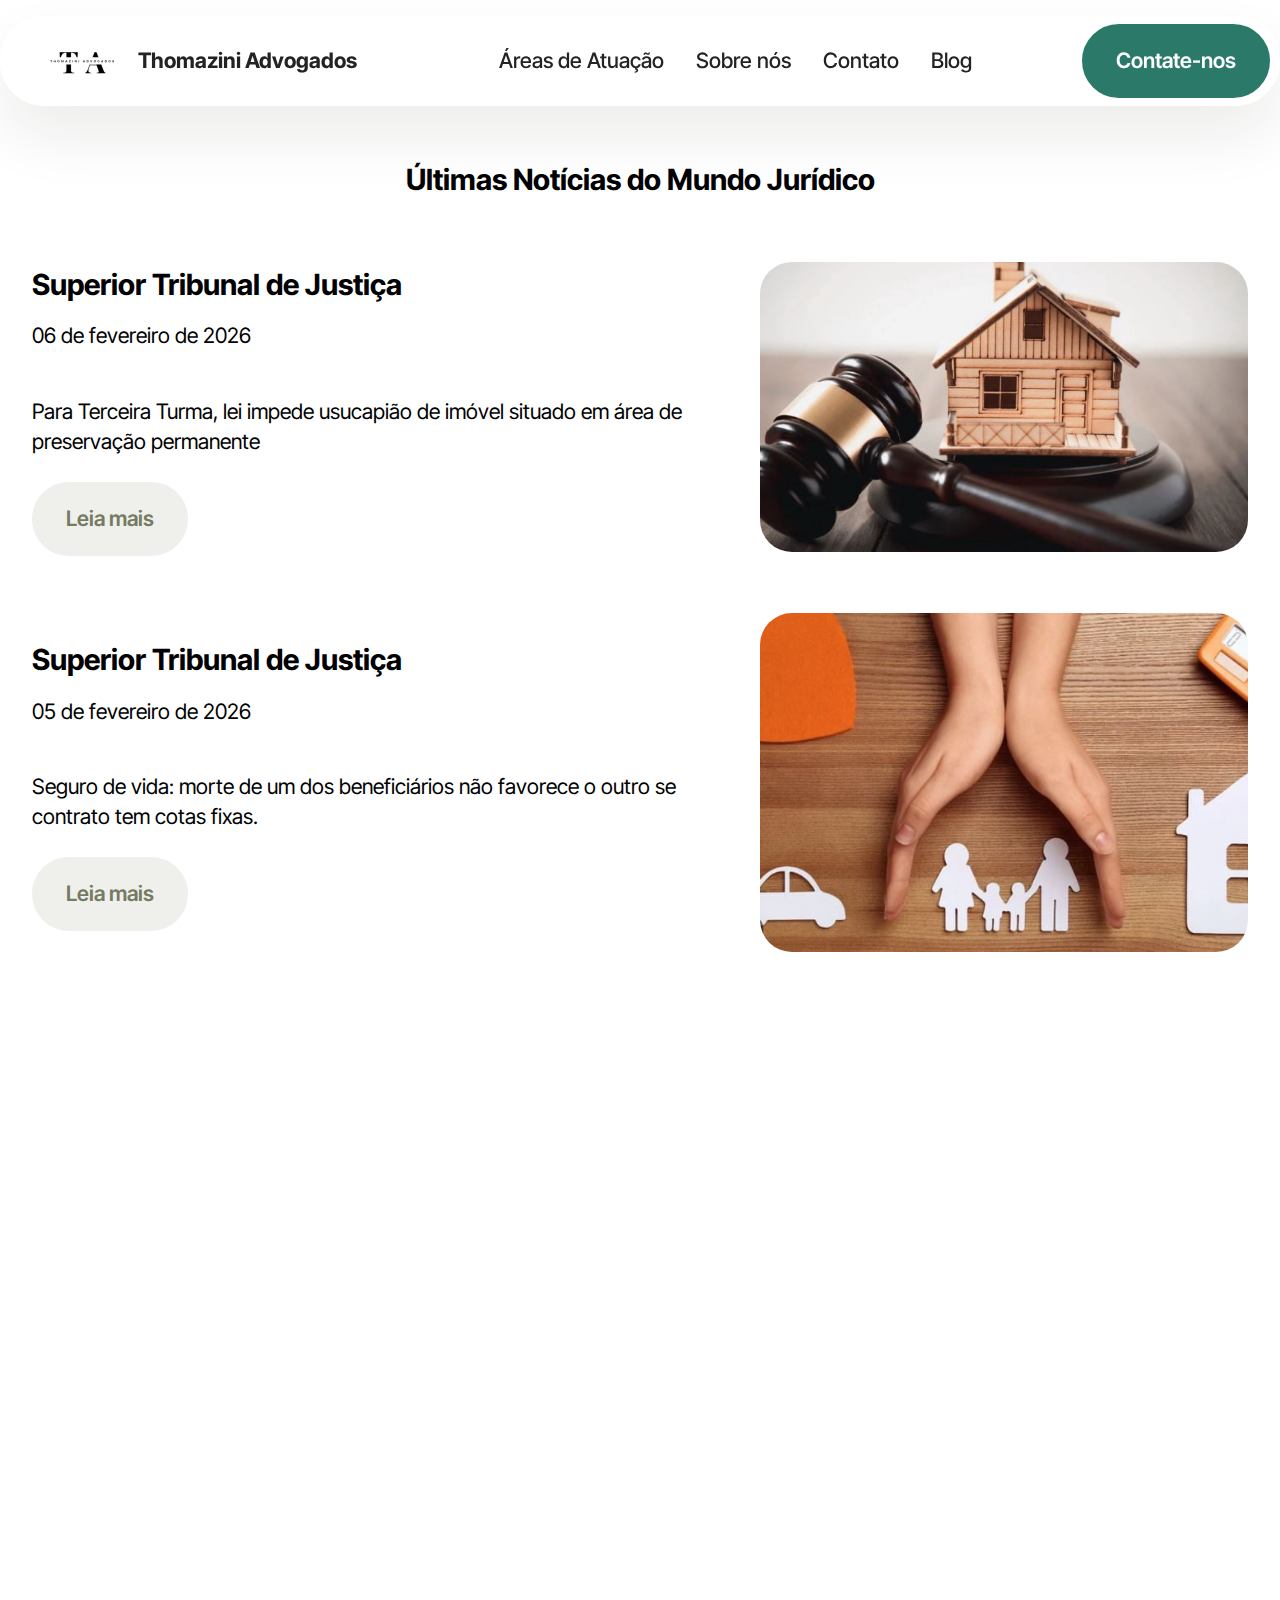
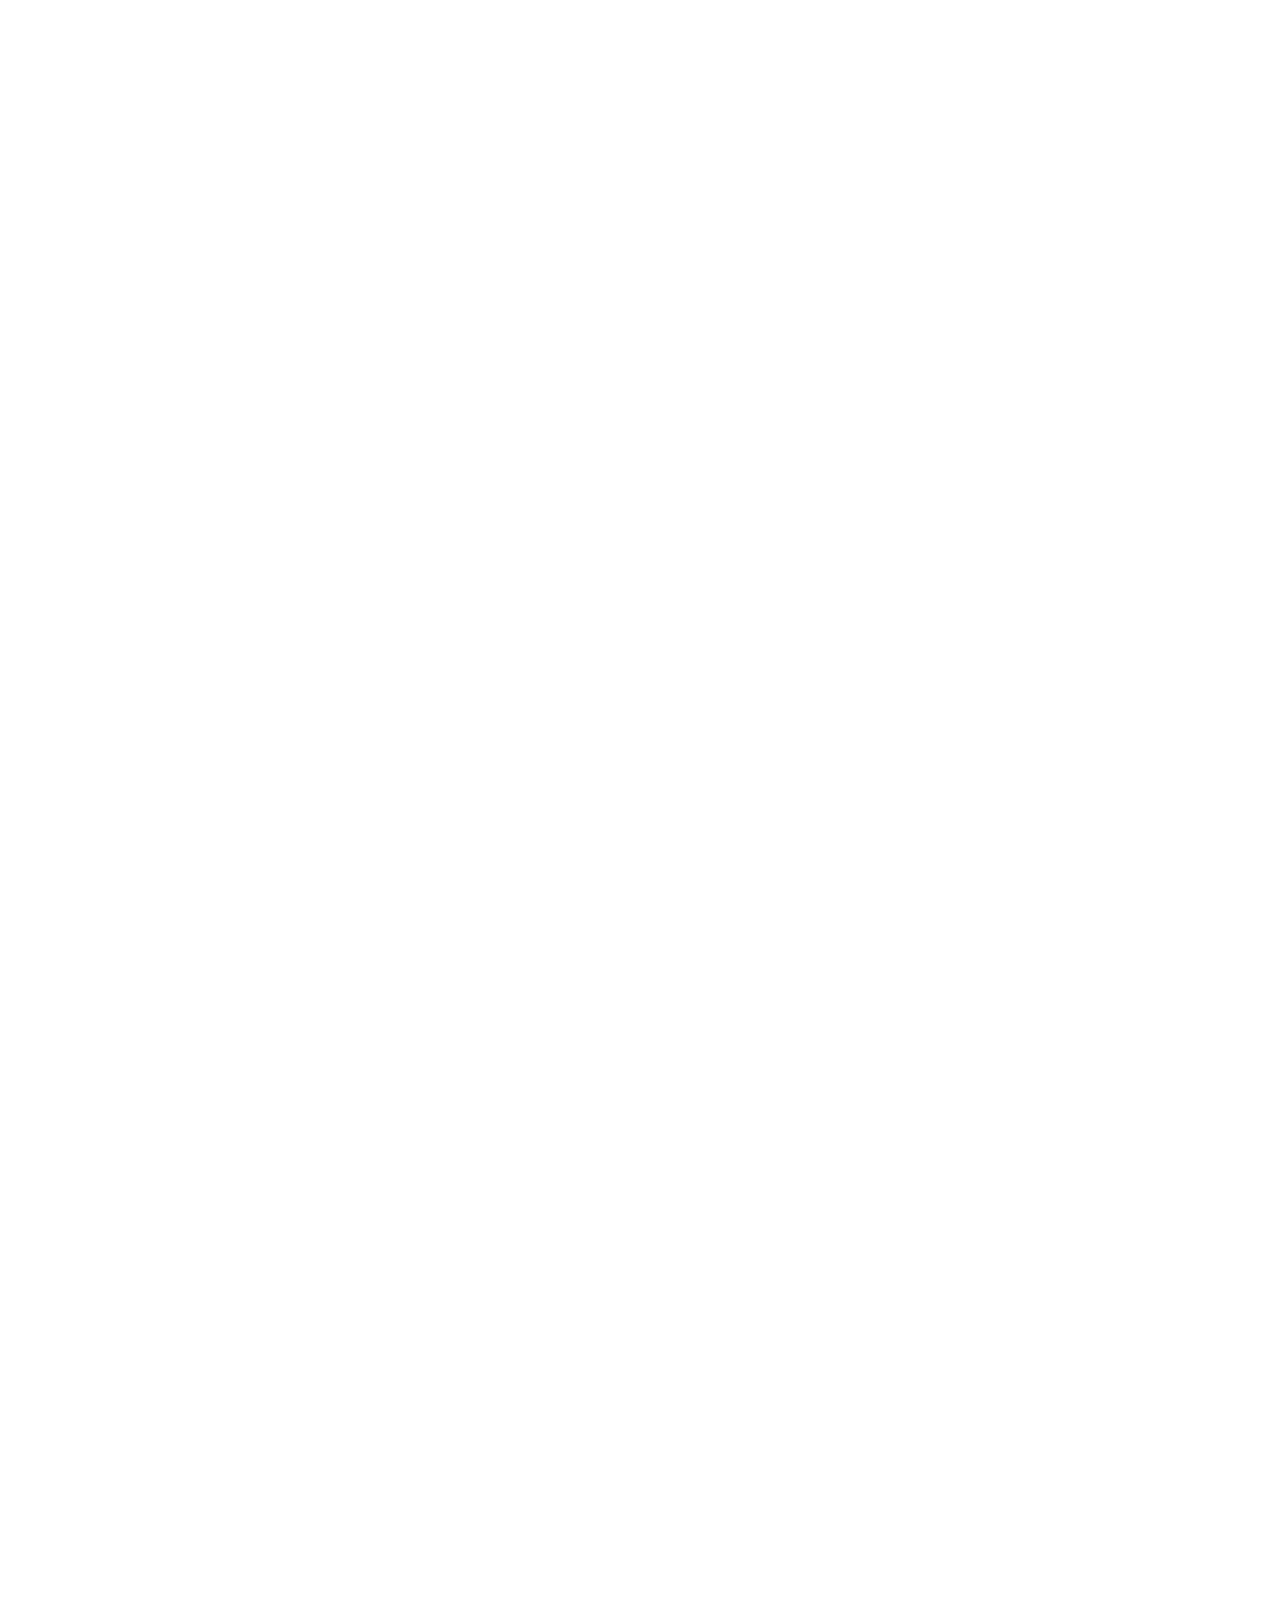
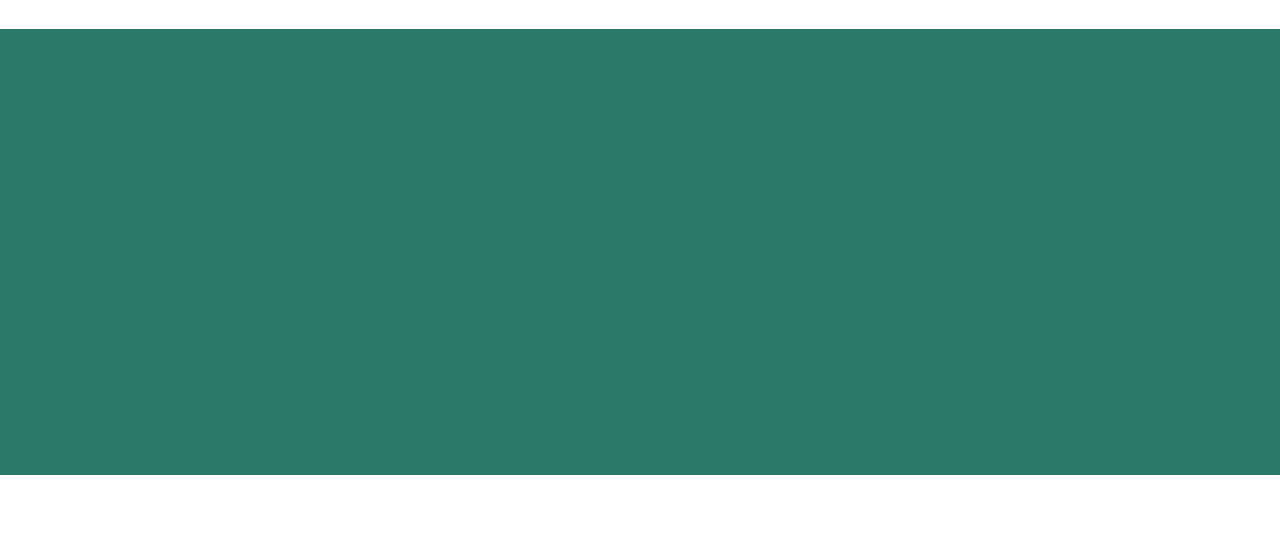
<file: page1.html>
<!DOCTYPE html>
<html  >
<head>
  <!-- Site made with Mobirise Website Builder v6.1.12, https://mobirise.com -->
  <meta charset="UTF-8">
  <meta http-equiv="X-UA-Compatible" content="IE=edge">
  <meta name="generator" content="Mobirise v6.1.12, mobirise.com">
  <meta name="viewport" content="width=device-width, initial-scale=1, minimum-scale=1">
  <link rel="shortcut icon" href="assets/images/logo-removebg-preview-160x160.png" type="image/x-icon">
  <meta name="description" content="">
  
  
  <title>Blog</title>
  <link rel="stylesheet" href="assets/web/assets/mobirise-icons2/mobirise2.css">
  <link rel="stylesheet" href="assets/bootstrap/css/bootstrap.min.css">
  <link rel="stylesheet" href="assets/animatecss/animate.css">
  <link rel="stylesheet" href="assets/dropdown/css/style.css">
  <link rel="stylesheet" href="assets/socicon/css/styles.css">
  <link rel="stylesheet" href="assets/theme/css/style.css">
  <link rel="preload" href="https://fonts.googleapis.com/css?family=Inter+Tight:100,200,300,400,500,600,700,800,900,100i,200i,300i,400i,500i,600i,700i,800i,900i&display=swap" as="style" onload="this.onload=null;this.rel='stylesheet'">
  <noscript><link rel="stylesheet" href="https://fonts.googleapis.com/css?family=Inter+Tight:100,200,300,400,500,600,700,800,900,100i,200i,300i,400i,500i,600i,700i,800i,900i&display=swap"></noscript>
  <link rel="preload" as="style" href="assets/mobirise/css/mbr-additional.css?v=3q6oVt"><link rel="stylesheet" href="assets/mobirise/css/mbr-additional.css?v=3q6oVt" type="text/css">

  
  
  
</head>
<body>
  
  <section data-bs-version="5.1" class="menu menu2 cid-v9NJYVIs52" once="menu" id="menu02-1k">
	

	<nav class="navbar navbar-dropdown navbar-fixed-top navbar-expand-lg">
		<div class="container">
			<div class="navbar-brand">
				<span class="navbar-logo">
					<a href="index.html">
						<img src="assets/images/logo-removebg-preview-160x160.png" alt="Mobirise Website Builder" style="height: 5rem;">
					</a>
				</span>
				<span class="navbar-caption-wrap"><a class="navbar-caption text-black text-primary display-4" href="index.html#header05-1">Thomazini Advogados</a></span>
			</div>
			<button class="navbar-toggler" type="button" data-toggle="collapse" data-bs-toggle="collapse" data-target="#navbarSupportedContent" data-bs-target="#navbarSupportedContent" aria-controls="navbarNavAltMarkup" aria-expanded="false" aria-label="Toggle navigation">
				<div class="hamburger">
					<span></span>
					<span></span>
					<span></span>
					<span></span>
				</div>
			</button>
			<div class="collapse navbar-collapse" id="navbarSupportedContent">
				<ul class="navbar-nav nav-dropdown" data-app-modern-menu="true"><li class="nav-item">
						<a class="nav-link link text-black text-primary display-4" href="index.html#features04-w">Áreas de Atuação</a>
					</li>
					<li class="nav-item">
						<a class="nav-link link text-black text-primary display-4" href="index.html#header01-7" aria-expanded="false">Sobre nós</a>
					</li>
					<li class="nav-item">
						<a class="nav-link link text-black text-primary display-4" href="index.html#contacts02-9">Contato</a>
					</li><li class="nav-item"><a class="nav-link link text-black text-primary display-4" href="page1.html">Blog</a></li></ul>
				
				<div class="navbar-buttons mbr-section-btn"><a class="btn btn-primary display-4" href="https://wa.me/message/AFAN73RYOR37L1" target="_blank">Contate-nos</a></div>
			</div>
		</div>
	</nav>
</section>

<section data-bs-version="5.1" class="news05 cid-v9NLmvT1t1" id="news05-1u">
  
  <div class="container">
    <div class="row justify-content-center">
      <div class="col-12 mb-5 content-head">
        <h3 class="mbr-section-title mbr-fonts-style align-center mb-0 display-5"><strong>Últimas Notícias do Mundo Jurídico</strong></h3>
        
      </div>
    </div>
    <div class="row justify-content-center item features-without-image mb-5 active">
      <div class="col-12 col-lg-5">
        <img class="w-100" src="assets/images/usucapiao-653x387.jpg" alt="Mobirise Website Builder">
      </div>
      <div class="col-12 col-lg item-wrapper">
        <h5 class="mbr-card-title mbr-fonts-style mt-3 mb-3 display-5"><strong>Superior Tribunal de Justiça</strong></h5>
        <h6 class="mbr-card-subtitle mbr-fonts-style mt-0 mb-3 display-7">06 de fevereiro de 2026</h6>
        <p class="mbr-text mbr-fonts-style mt-0 mb-3 display-7"><br>Para Terceira Turma, lei impede usucapião de imóvel situado em área de preservação permanente</p>
        <div class="mbr-section-btn"><a class="btn btn-white display-7" href="https://www.stj.jus.br/sites/portalp/Paginas/Comunicacao/Noticias/2026/06022026-Para-Terceira-Turma--lei-impede-usucapiao-de-imovel-situado-em-area-de-preservacao-permanente.aspx" target="_blank">Leia mais</a></div>
      </div>
    </div><div class="row justify-content-center item features-without-image mb-5">
      <div class="col-12 col-lg-5">
        <img class="w-100" src="assets/images/segdevida-593x411.jpg" alt="Mobirise Website Builder" data-slide-to="1" data-bs-slide-to="2">
      </div>
      <div class="col-12 col-lg item-wrapper">
        <h5 class="mbr-card-title mbr-fonts-style mt-3 mb-3 display-5"><strong>Superior Tribunal de Justiça</strong></h5>
        <h6 class="mbr-card-subtitle mbr-fonts-style mt-0 mb-3 display-7">05 de fevereiro de 2026</h6>
        <p class="mbr-text mbr-fonts-style mt-0 mb-3 display-7"><br>Seguro de vida: morte de um dos beneficiários não favorece o outro se contrato tem cotas fixas.</p>
        <div class="mbr-section-btn"><a class="btn btn-white display-7" href="https://www.stj.jus.br/sites/portalp/Paginas/Comunicacao/Noticias/2026/05022026-Seguro-de-vida-morte-de-um-dos-beneficiarios-nao-favorece-o-outro-se-contrato-tem-cotas-fixas.aspx" target="_blank">Leia mais</a></div>
      </div>
    </div><div class="row justify-content-center item features-without-image mb-5">
      <div class="col-12 col-lg-5">
        <img class="w-100" src="assets/images/mbr-1256x835.jpg" alt="Mobirise Website Builder" data-slide-to="2" data-bs-slide-to="2">
      </div>
      <div class="col-12 col-lg item-wrapper">
        <h5 class="mbr-card-title mbr-fonts-style mt-3 mb-3 display-5"><strong>Superior Tribunal de Justiça</strong></h5>
        <h6 class="mbr-card-subtitle mbr-fonts-style mt-0 mb-3 display-7">04 de fevereiro de 2026</h6>
        <p class="mbr-text mbr-fonts-style mt-0 mb-3 display-7"><br>Qualquer pessoa com interesse jurídico pode pedir homologação de decisão estrangeira, reafirma Corte Especial.</p>
        <div class="mbr-section-btn"><a class="btn btn-white display-7" href="https://www.stj.jus.br/sites/portalp/Paginas/Comunicacao/Noticias/2026/04022026-Qualquer-pessoa-com-interesse-juridico-pode-pedir-homologacao-de-decisao-estrangeira--reafirma-Corte-Especial.aspx" target="_blank">Leia mais</a></div>
      </div>
    </div>
    <div class="row justify-content-center item features-without-image mb-5">
      <div class="col-12 col-lg-5">
        <img class="w-100" src="assets/images/mbr-1256x837.jpg" alt="Mobirise Website Builder" data-slide-to="3" data-bs-slide-to="3">
      </div>
      <div class="col-12 col-lg item-wrapper">
        <h5 class="mbr-card-title mbr-fonts-style mt-3 mb-3 display-5">
          <strong>Rapper Oruam</strong></h5>
        <h6 class="mbr-card-subtitle mbr-fonts-style mt-0 mb-3 display-7">03 de fevereiro de 2026<br><br></h6>
        <p class="mbr-text mbr-fonts-style mt-0 mb-3 display-7">
          Relator revoga liberdade do rapper Oruam após violação reiterada do monitoramento eletrônico
        </p>
        <div class="mbr-section-btn"><a class="btn btn-white display-7" href="https://www.stj.jus.br/sites/portalp/Paginas/Comunicacao/Noticias/2026/03022026-Relator-revoga-liberdade-do-rapper-Oruam-apos-violacao-reiterada-do-monitoramento-eletronico-.aspx" target="_blank">Leia mais</a></div>
      </div>
    </div><div class="row justify-content-center item features-without-image mb-5">
      <div class="col-12 col-lg-5">
        <img class="w-100" src="assets/images/mbr-1036x691.jpg" alt="Mobirise Website Builder" data-slide-to="4" data-bs-slide-to="4">
      </div>
      <div class="col-12 col-lg item-wrapper">
        <h5 class="mbr-card-title mbr-fonts-style mt-3 mb-3 display-5">
          <strong>Drogas por delivery ?</strong></h5>
        <h6 class="mbr-card-subtitle mbr-fonts-style mt-0 mb-3 display-7">02 de fevereiro de 2026<br><br></h6>
        <p class="mbr-text mbr-fonts-style mt-0 mb-3 display-7">
          Acusado de integrar grupo que vendia drogas pelo WhatsApp e oferecia serviço de delivery é mantido em prisão preventiva
        </p>
        <div class="mbr-section-btn"><a class="btn btn-white display-7" href="https://www.stj.jus.br/sites/portalp/Paginas/Comunicacao/Noticias/2026/02022026-Acusado-de-integrar-grupo-que-vendia-drogas-pelo-WhatsApp-e-oferecia-servico-de-delivery-e-mantido-em-prisao.aspx" target="_blank">Leia mais</a></div>
      </div>
    </div>
  </div>
</section>

<section data-bs-version="5.1" class="news08 cid-vagBhKxyNi" id="news08-1w">
  
  
  <div class="container">
    <div class="row justify-content-center mb-5">
      <div class="col-12 content-head">
        <div class="mbr-section-head">
          <h4 class="mbr-section-title mbr-fonts-style align-center mb-0 display-5"><strong>BLOG (em breve)</strong></h4>
          
        </div>
      </div>
    </div>
    <div class="row">
      <div class="item features-image col-12 col-md-6 col-lg-4 active">
        <div class="item-wrapper">
          <div class="item-img mb-3">
            <img src="assets/images/mbr-816x459.jpg" alt="Mobirise Website Builder" title="">
          </div>
          <div class="item-content align-left">
            <h5 class="item-title mbr-fonts-style mt-0 mb-3 display-7">
              Direito Trabalhista</h5>
            <h6 class="item-subtitle mbr-fonts-style mb-3 display-7"><strong>A Importância do Advogado Especialista em Direito Trabalhista&nbsp;</strong></h6>
            
            <div class="mbr-section-btn item-footer"><a href="" class="btn item-btn btn-white display-7">Leia agora</a></div>
          </div>
        </div>
      </div>
      <div class="item features-image col-12 col-md-6 col-lg-4">
        <div class="item-wrapper">
          <div class="item-img mb-3">
            <img src="assets/images/mbr-816x544.jpg" alt="Mobirise Website Builder" title="" data-slide-to="1" data-bs-slide-to="1">
          </div>
          <div class="item-content align-left">
            <h5 class="item-title mbr-fonts-style mb-3 mt-0 display-7">
              Direito Imobiliário</h5>
            <h6 class="item-subtitle mbr-fonts-style mb-3 display-7"><strong>Entendendo o Direito Imobiliário: Aspectos Essenciais e Importância</strong></h6>
            
            <div class="mbr-section-btn item-footer"><a href="" class="btn item-btn btn-white display-7">Leia agora</a></div>
          </div>
        </div>
      </div>
      <div class="item features-image col-12 col-md-6 col-lg-4">
        <div class="item-wrapper">
          <div class="item-img mb-3">
            <img src="assets/images/mbr-1-1920x1281.jpeg" alt="Mobirise Website Builder" title="" data-slide-to="2" data-bs-slide-to="2">
          </div>
          <div class="item-content align-left">
            <h5 class="item-title mbr-fonts-style mb-3 mt-0 display-7">
              Direito trabalhista</h5>
            <h6 class="item-subtitle mbr-fonts-style mt-0 mb-3 display-7"><strong>O Direito Trabalhista e Seus Impactos nas Relações de Trabalho</strong></h6>
            
            <div class="mbr-section-btn item-footer"><a href="" class="btn item-btn btn-white display-7">Leia agora</a></div>
          </div>
        </div>
      </div>

    </div>
  </div>
</section>

<section data-bs-version="5.1" class="footer1 programm5 cid-v9NJYXO1PJ" once="footers" id="footer03-1s">

        

    

    <div class="container">
        <div class="row">

            <div class="row-links mb-4">
                <ul class="header-menu">
                  
                  
                  
                  
                <li class="header-menu-item mbr-fonts-style display-5"><a href="index.html#header01-7" class="text-danger">Sobre</a></li><li class="header-menu-item mbr-fonts-style display-5"><a href="index.html#features04-w" class="text-danger text-primary">Serviços</a></li><li class="header-menu-item mbr-fonts-style display-5"><a href="index.html#contacts02-9" class="text-danger">Contatos</a></li><li class="header-menu-item mbr-fonts-style display-5"><a href="https://www.instagram.com/thomaziniadv/" class="text-danger text-primary" target="_blank">Siga-nos:</a></li></ul>
              </div>

            <div class="col-12">
                <div class="social-row">
                    <div class="soc-item">
                        <a href="https://www.instagram.com/thomaziniadv/" target="_blank">
                            <span class="mbr-iconfont display-7 socicon-facebook socicon"></span>
                        </a>
                    </div>
                    <div class="soc-item">
                        <a href="https://www.instagram.com/thomaziniadv/" target="_blank">
                            <span class="mbr-iconfont socicon-twitter socicon"></span>
                        </a>
                    </div>
                    <div class="soc-item">
                        <a href="https://mobiri.se/" target="_blank">
                            <span class="mbr-iconfont socicon-instagram socicon"></span>
                        </a>
                    </div>
                    <div class="soc-item">
                        <a href="https://www.instagram.com/thomaziniadv/" target="_blank">
                            <span class="mbr-iconfont socicon-tiktok socicon"></span>
                        </a>
                    </div>
                    <div class="soc-item">
                        
                            <a href="https://www.instagram.com/thomaziniadv/" target="_blank"><span class="mbr-iconfont socicon-youtube socicon" style=""></span></a>
                        
                    </div>
                </div>
            </div>
            <div class="col-12 mt-5">
                <p class="mbr-fonts-style copyright display-7">
                    © Copyright 2026 Thomazini Advogados - Todos os direitos reservados</p>
            </div>
        </div>
    </div>
</section><section class="display-7" style="padding: 0;align-items: center;justify-content: center;flex-wrap: wrap;    align-content: center;display: flex;position: relative;height: 4rem;"><a href="https://mobiri.se/4467492" style="flex: 1 1;height: 4rem;position: absolute;width: 100%;z-index: 1;"><img alt="" style="height: 4rem;" src="[data-uri]"></a><p style="margin: 0;text-align: center;" class="display-7">&#8204;</p><a style="z-index:1" href="https://mobirise.com/builder/ai-website-builder.html">Free AI Website Software</a></section><script src="assets/bootstrap/js/bootstrap.bundle.min.js"></script>  <script src="assets/smoothscroll/smooth-scroll.js"></script>  <script src="assets/ytplayer/index.js"></script>  <script src="assets/dropdown/js/navbar-dropdown.js"></script>  <script src="assets/theme/js/script.js"></script>  
  
  
 <div id="scrollToTop" class="scrollToTop mbr-arrow-up"><a style="text-align: center;"><i class="mbr-arrow-up-icon mbr-arrow-up-icon-cm cm-icon cm-icon-smallarrow-up"></i></a></div>
    <input name="animation" type="hidden">
  </body>
</html>
</file>
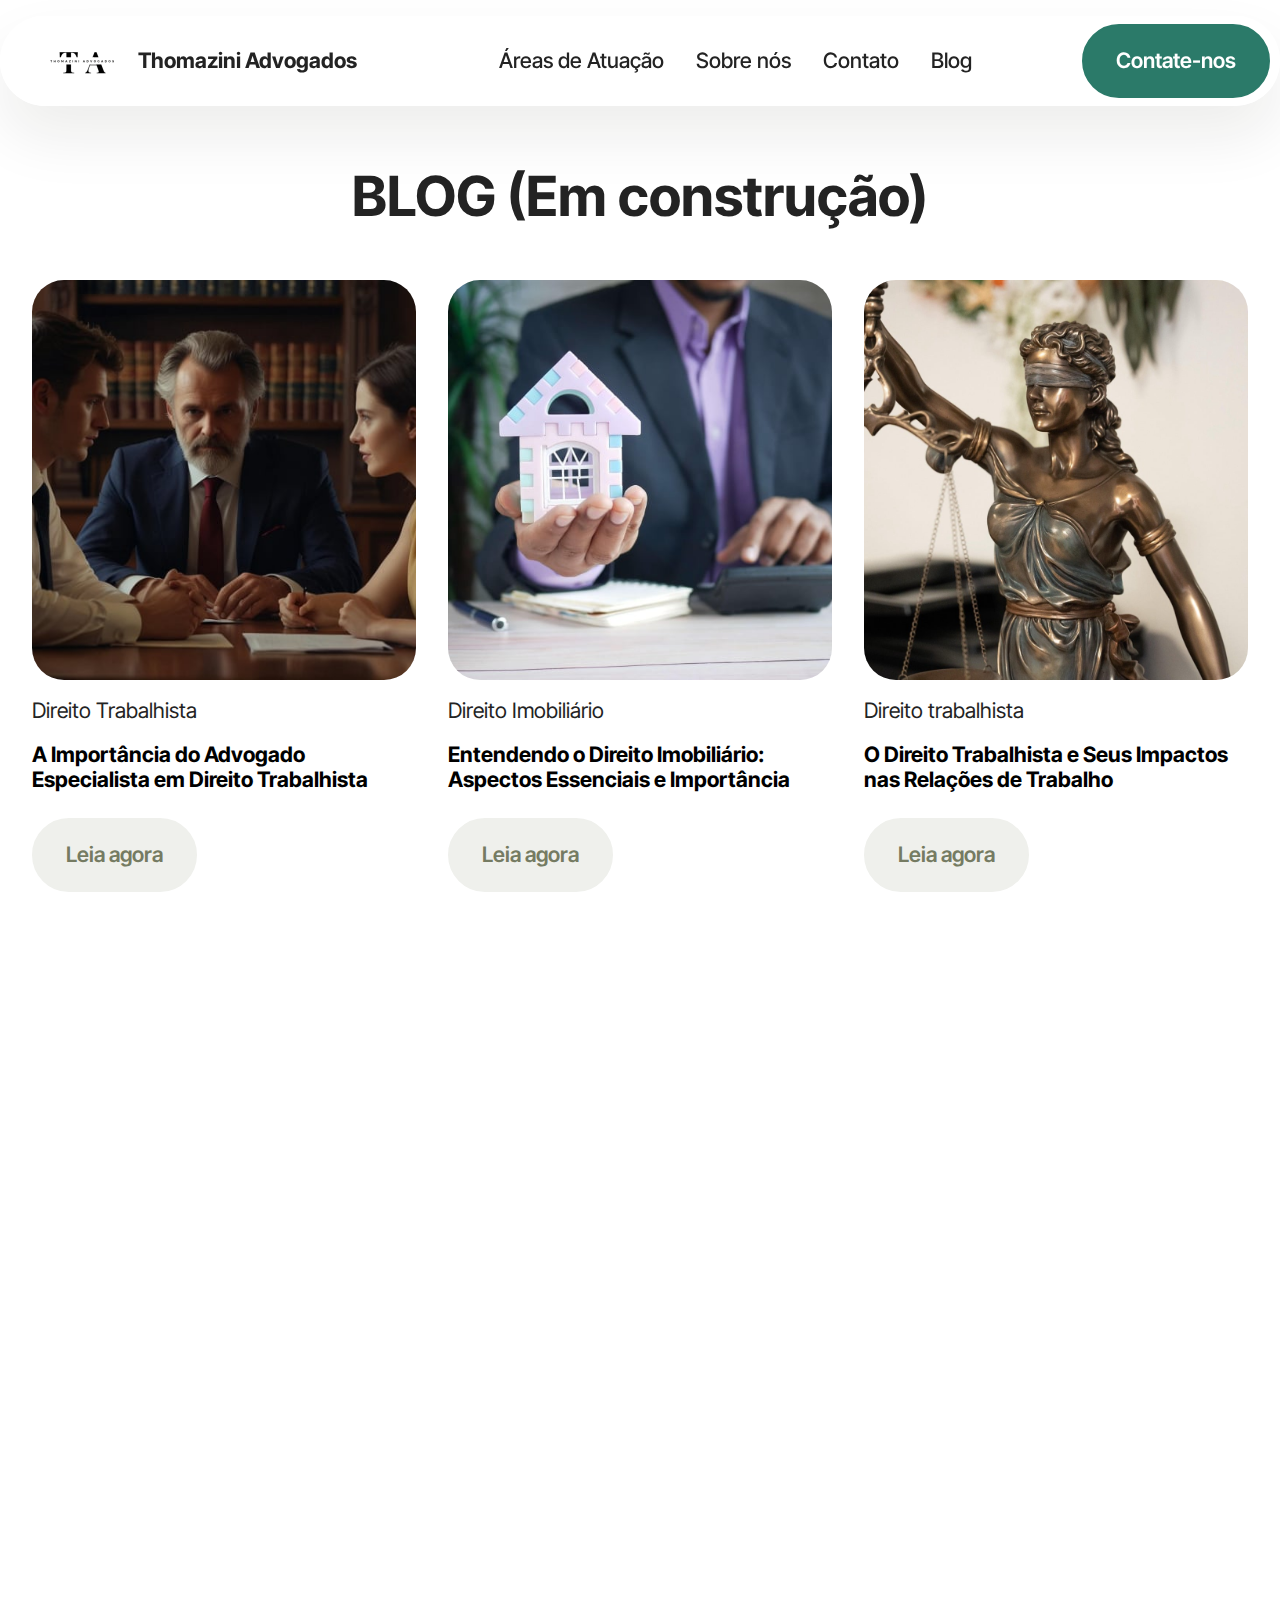
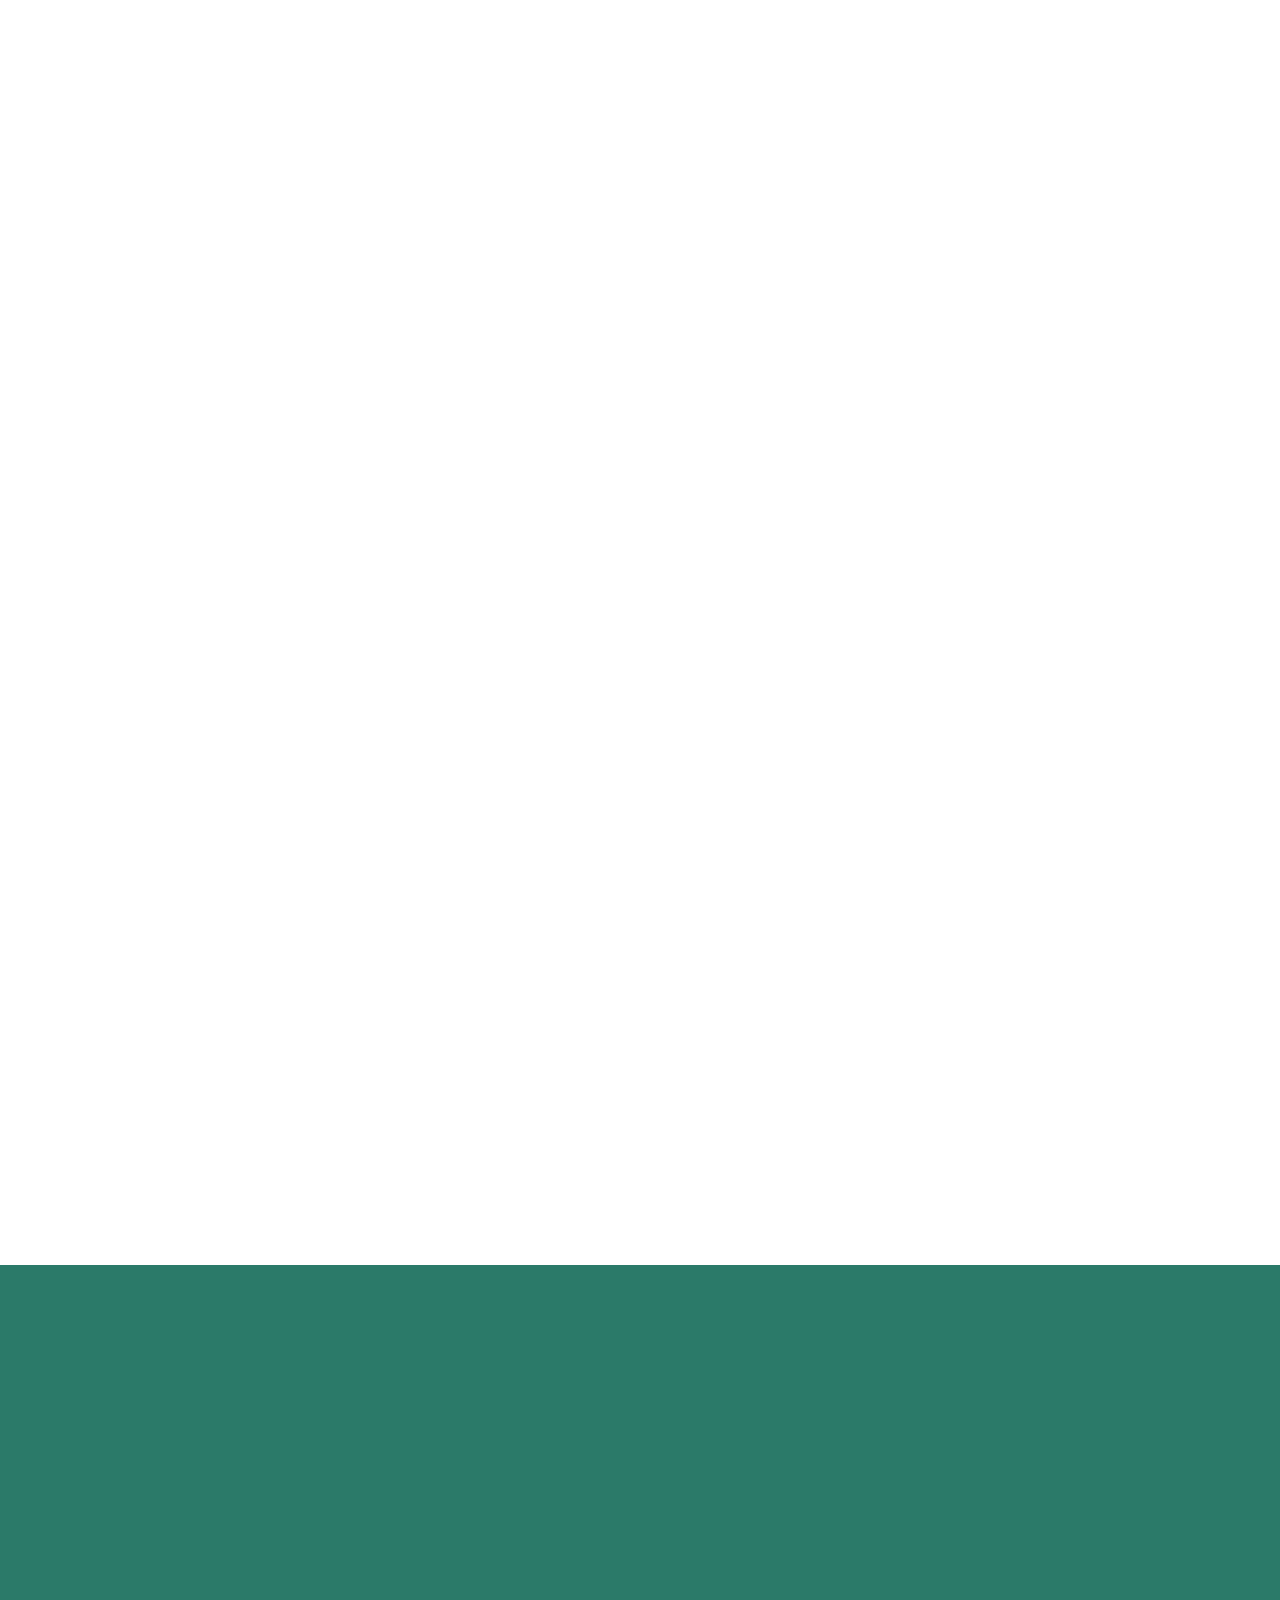
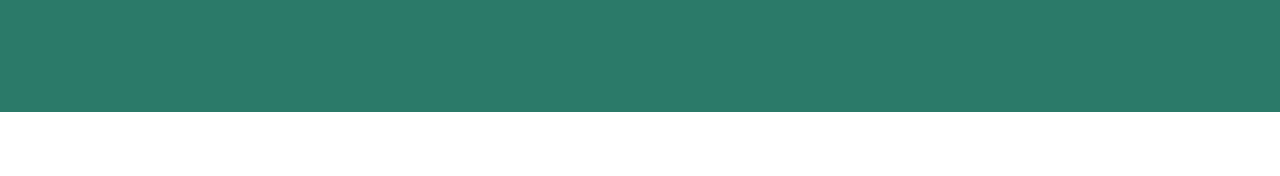
<file: Atual/page1.html>
<!DOCTYPE html>
<html  >
<head>
  <!-- Site made with Mobirise Website Builder v6.1.12, https://mobirise.com -->
  <meta charset="UTF-8">
  <meta http-equiv="X-UA-Compatible" content="IE=edge">
  <meta name="generator" content="Mobirise v6.1.12, mobirise.com">
  <meta name="viewport" content="width=device-width, initial-scale=1, minimum-scale=1">
  <link rel="shortcut icon" href="assets/images/logo-removebg-preview-160x160.png" type="image/x-icon">
  <meta name="description" content="">
  
  
  <title>Blog</title>
  <link rel="stylesheet" href="assets/web/assets/mobirise-icons2/mobirise2.css">
  <link rel="stylesheet" href="assets/bootstrap/css/bootstrap.min.css">
  <link rel="stylesheet" href="assets/animatecss/animate.css">
  <link rel="stylesheet" href="assets/dropdown/css/style.css">
  <link rel="stylesheet" href="assets/socicon/css/styles.css">
  <link rel="stylesheet" href="assets/theme/css/style.css">
  <link rel="preload" href="https://fonts.googleapis.com/css?family=Inter+Tight:100,200,300,400,500,600,700,800,900,100i,200i,300i,400i,500i,600i,700i,800i,900i&display=swap" as="style" onload="this.onload=null;this.rel='stylesheet'">
  <noscript><link rel="stylesheet" href="https://fonts.googleapis.com/css?family=Inter+Tight:100,200,300,400,500,600,700,800,900,100i,200i,300i,400i,500i,600i,700i,800i,900i&display=swap"></noscript>
  <link rel="preload" as="style" href="assets/mobirise/css/mbr-additional.css?v=iRxI1X"><link rel="stylesheet" href="assets/mobirise/css/mbr-additional.css?v=iRxI1X" type="text/css">

  
  
  
</head>
<body>
  
  <section data-bs-version="5.1" class="menu menu2 cid-v9NJYVIs52" once="menu" id="menu02-1k">
	

	<nav class="navbar navbar-dropdown navbar-fixed-top navbar-expand-lg">
		<div class="container">
			<div class="navbar-brand">
				<span class="navbar-logo">
					<a href="index.html">
						<img src="assets/images/logo-removebg-preview-160x160.png" alt="Mobirise Website Builder" style="height: 5rem;">
					</a>
				</span>
				<span class="navbar-caption-wrap"><a class="navbar-caption text-black text-primary display-4" href="index.html#header05-1">Thomazini Advogados</a></span>
			</div>
			<button class="navbar-toggler" type="button" data-toggle="collapse" data-bs-toggle="collapse" data-target="#navbarSupportedContent" data-bs-target="#navbarSupportedContent" aria-controls="navbarNavAltMarkup" aria-expanded="false" aria-label="Toggle navigation">
				<div class="hamburger">
					<span></span>
					<span></span>
					<span></span>
					<span></span>
				</div>
			</button>
			<div class="collapse navbar-collapse" id="navbarSupportedContent">
				<ul class="navbar-nav nav-dropdown" data-app-modern-menu="true"><li class="nav-item">
						<a class="nav-link link text-black text-primary display-4" href="index.html#features04-w">Áreas de Atuação</a>
					</li>
					<li class="nav-item">
						<a class="nav-link link text-black text-primary display-4" href="index.html#header01-7" aria-expanded="false">Sobre nós</a>
					</li>
					<li class="nav-item">
						<a class="nav-link link text-black text-primary display-4" href="index.html#contacts02-9">Contato</a>
					</li><li class="nav-item"><a class="nav-link link text-black text-primary display-4" href="page1.html">Blog</a></li></ul>
				
				<div class="navbar-buttons mbr-section-btn"><a class="btn btn-primary display-4" href="https://wa.me/message/AFAN73RYOR37L1" target="_blank">Contate-nos</a></div>
			</div>
		</div>
	</nav>
</section>

<section data-bs-version="5.1" class="news08 cid-vagBhKxyNi" id="news08-1w">
  
  
  <div class="container">
    <div class="row justify-content-center mb-5">
      <div class="col-12 content-head">
        <div class="mbr-section-head">
          <h4 class="mbr-section-title mbr-fonts-style align-center mb-0 display-2"><strong>BLOG (Em construção)</strong></h4>
          
        </div>
      </div>
    </div>
    <div class="row">
      <div class="item features-image col-12 col-md-6 col-lg-4 active">
        <div class="item-wrapper">
          <div class="item-img mb-3">
            <img src="assets/images/mbr-816x459.jpg" alt="Mobirise Website Builder" title="">
          </div>
          <div class="item-content align-left">
            <h5 class="item-title mbr-fonts-style mt-0 mb-3 display-7">
              Direito Trabalhista</h5>
            <h6 class="item-subtitle mbr-fonts-style mb-3 display-7"><strong>A Importância do Advogado Especialista em Direito Trabalhista&nbsp;</strong></h6>
            
            <div class="mbr-section-btn item-footer"><a href="" class="btn item-btn btn-white display-7">Leia agora</a></div>
          </div>
        </div>
      </div>
      <div class="item features-image col-12 col-md-6 col-lg-4">
        <div class="item-wrapper">
          <div class="item-img mb-3">
            <img src="assets/images/mbr-816x544.jpg" alt="Mobirise Website Builder" title="" data-slide-to="1" data-bs-slide-to="1">
          </div>
          <div class="item-content align-left">
            <h5 class="item-title mbr-fonts-style mb-3 mt-0 display-7">
              Direito Imobiliário</h5>
            <h6 class="item-subtitle mbr-fonts-style mb-3 display-7"><strong>Entendendo o Direito Imobiliário: Aspectos Essenciais e Importância</strong></h6>
            
            <div class="mbr-section-btn item-footer"><a href="" class="btn item-btn btn-white display-7">Leia agora</a></div>
          </div>
        </div>
      </div>
      <div class="item features-image col-12 col-md-6 col-lg-4">
        <div class="item-wrapper">
          <div class="item-img mb-3">
            <img src="assets/images/mbr-1-1920x1281.jpeg" alt="Mobirise Website Builder" title="" data-slide-to="2" data-bs-slide-to="2">
          </div>
          <div class="item-content align-left">
            <h5 class="item-title mbr-fonts-style mb-3 mt-0 display-7">
              Direito trabalhista</h5>
            <h6 class="item-subtitle mbr-fonts-style mt-0 mb-3 display-7"><strong>O Direito Trabalhista e Seus Impactos nas Relações de Trabalho</strong></h6>
            
            <div class="mbr-section-btn item-footer"><a href="" class="btn item-btn btn-white display-7">Leia agora</a></div>
          </div>
        </div>
      </div>

    </div>
  </div>
</section>

<section data-bs-version="5.1" class="news05 cid-v9NLmvT1t1" id="news05-1u">
  
  <div class="container">
    <div class="row justify-content-center">
      <div class="col-12 mb-5 content-head">
        <h3 class="mbr-section-title mbr-fonts-style align-center mb-0 display-2"><strong>Últimas Notícias do Mundo Jurídico</strong></h3>
        
      </div>
    </div>
    <div class="row justify-content-center item features-without-image mb-5 active">
      <div class="col-12 col-lg-6">
        <img class="w-100" src="assets/images/mbr-1256x835.jpg" alt="Mobirise Website Builder">
      </div>
      <div class="col-12 col-lg item-wrapper">
        <h5 class="mbr-card-title mbr-fonts-style mt-3 mb-3 display-5"><strong>Superior Tribunal de Justiça</strong></h5>
        <h6 class="mbr-card-subtitle mbr-fonts-style mt-0 mb-3 display-7">04 de fevereiro de 2026</h6>
        <p class="mbr-text mbr-fonts-style mt-0 mb-3 display-7"><br>Qualquer pessoa com interesse jurídico pode pedir homologação de decisão estrangeira, reafirma Corte Especial.</p>
        <div class="mbr-section-btn"><a class="btn btn-white display-7" href="https://www.stj.jus.br/sites/portalp/Paginas/Comunicacao/Noticias/2026/04022026-Qualquer-pessoa-com-interesse-juridico-pode-pedir-homologacao-de-decisao-estrangeira--reafirma-Corte-Especial.aspx" target="_blank">Leia mais</a></div>
      </div>
    </div>
    <div class="row justify-content-center item features-without-image mb-5">
      <div class="col-12 col-lg-6">
        <img class="w-100" src="assets/images/mbr-1256x837.jpg" alt="Mobirise Website Builder" data-slide-to="2" data-bs-slide-to="2">
      </div>
      <div class="col-12 col-lg item-wrapper">
        <h5 class="mbr-card-title mbr-fonts-style mt-3 mb-3 display-5">
          <strong>Rapper Oruam</strong></h5>
        <h6 class="mbr-card-subtitle mbr-fonts-style mt-0 mb-3 display-7">03 de fevereiro de 2026<br><br></h6>
        <p class="mbr-text mbr-fonts-style mt-0 mb-3 display-7">
          Relator revoga liberdade do rapper Oruam após violação reiterada do monitoramento eletrônico
        </p>
        <div class="mbr-section-btn"><a class="btn btn-white display-7" href="https://www.stj.jus.br/sites/portalp/Paginas/Comunicacao/Noticias/2026/03022026-Relator-revoga-liberdade-do-rapper-Oruam-apos-violacao-reiterada-do-monitoramento-eletronico-.aspx" target="_blank">Leia mais</a></div>
      </div>
    </div><div class="row justify-content-center item features-without-image mb-5">
      <div class="col-12 col-lg-6">
        <img class="w-100" src="assets/images/mbr-1256x1256.jpg" alt="Mobirise Website Builder" data-slide-to="2" data-bs-slide-to="3">
      </div>
      <div class="col-12 col-lg item-wrapper">
        <h5 class="mbr-card-title mbr-fonts-style mt-3 mb-3 display-5">
          <strong>Droga delivery</strong></h5>
        <h6 class="mbr-card-subtitle mbr-fonts-style mt-0 mb-3 display-7">02 de fevereiro de 2026<br><br></h6>
        <p class="mbr-text mbr-fonts-style mt-0 mb-3 display-7">
          Acusado de integrar grupo que vendia drogas pelo WhatsApp e oferecia serviço de delivery é mantido em prisão preventiva
        </p>
        <div class="mbr-section-btn"><a class="btn btn-white display-7" href="https://www.stj.jus.br/sites/portalp/Paginas/Comunicacao/Noticias/2026/02022026-Acusado-de-integrar-grupo-que-vendia-drogas-pelo-WhatsApp-e-oferecia-servico-de-delivery-e-mantido-em-prisao.aspx" target="_blank">Leia mais</a></div>
      </div>
    </div>
  </div>
</section>

<section data-bs-version="5.1" class="footer1 programm5 cid-v9NJYXO1PJ" once="footers" id="footer03-1s">

        

    

    <div class="container">
        <div class="row">

            <div class="row-links mb-4">
                <ul class="header-menu">
                  
                  
                  
                  
                <li class="header-menu-item mbr-fonts-style display-5"><a href="index.html#header01-7" class="text-danger">Sobre</a></li><li class="header-menu-item mbr-fonts-style display-5"><a href="index.html#features04-w" class="text-danger text-primary">Serviços</a></li><li class="header-menu-item mbr-fonts-style display-5"><a href="index.html#contacts02-9" class="text-danger">Contatos</a></li><li class="header-menu-item mbr-fonts-style display-5"><a href="https://www.instagram.com/thomaziniadv/" class="text-danger text-primary" target="_blank">Siga-nos:</a></li></ul>
              </div>

            <div class="col-12">
                <div class="social-row">
                    <div class="soc-item">
                        <a href="https://www.instagram.com/thomaziniadv/" target="_blank">
                            <span class="mbr-iconfont display-7 socicon-facebook socicon"></span>
                        </a>
                    </div>
                    <div class="soc-item">
                        <a href="https://www.instagram.com/thomaziniadv/" target="_blank">
                            <span class="mbr-iconfont socicon-twitter socicon"></span>
                        </a>
                    </div>
                    <div class="soc-item">
                        <a href="https://mobiri.se/" target="_blank">
                            <span class="mbr-iconfont socicon-instagram socicon"></span>
                        </a>
                    </div>
                    <div class="soc-item">
                        <a href="https://www.instagram.com/thomaziniadv/" target="_blank">
                            <span class="mbr-iconfont socicon-tiktok socicon"></span>
                        </a>
                    </div>
                    <div class="soc-item">
                        
                            <a href="https://www.instagram.com/thomaziniadv/" target="_blank"><span class="mbr-iconfont socicon-youtube socicon" style=""></span></a>
                        
                    </div>
                </div>
            </div>
            <div class="col-12 mt-5">
                <p class="mbr-fonts-style copyright display-7">
                    © Copyright 2026 Thomazini Advogados - Todos os direitos reservados</p>
            </div>
        </div>
    </div>
</section><section class="display-7" style="padding: 0;align-items: center;justify-content: center;flex-wrap: wrap;    align-content: center;display: flex;position: relative;height: 4rem;"><a href="https://mobiri.se/4467492" style="flex: 1 1;height: 4rem;position: absolute;width: 100%;z-index: 1;"><img alt="" style="height: 4rem;" src="[data-uri]"></a><p style="margin: 0;text-align: center;" class="display-7">&#8204;</p><a style="z-index:1" href="https://mobirise.com/builder/ai-website-builder.html">Free AI Website Software</a></section><script src="assets/bootstrap/js/bootstrap.bundle.min.js"></script>  <script src="assets/smoothscroll/smooth-scroll.js"></script>  <script src="assets/ytplayer/index.js"></script>  <script src="assets/dropdown/js/navbar-dropdown.js"></script>  <script src="assets/theme/js/script.js"></script>  
  
  
 <div id="scrollToTop" class="scrollToTop mbr-arrow-up"><a style="text-align: center;"><i class="mbr-arrow-up-icon mbr-arrow-up-icon-cm cm-icon cm-icon-smallarrow-up"></i></a></div>
    <input name="animation" type="hidden">
  </body>
</html>
</file>
<file: assets/web/assets/mobirise-icons2/mobirise2.css>
@font-face {
  font-family: 'Moririse2';
  font-display: swap;
  src:  url('mobirise2.eot?f2bix4');
  src:  url('mobirise2.eot?f2bix4#iefix') format('embedded-opentype'),
    url('mobirise2.woff2?f2bix4') format('woff2'),
    url('mobirise2.woff?f2bix4') format('woff'),
    url('mobirise2.ttf?f2bix4') format('truetype'),
    url('mobirise2.svg?f2bix4#mobirise2') format('svg');
  font-weight: normal;
  font-style: normal;
}

[class^="mobi-"], [class*=" mobi-"] {
  /* use !important to prevent issues with browser extensions that change fonts */
  font-family: 'Moririse2' !important;
  speak: none;
  font-style: normal;
  font-weight: normal;
  font-variant: normal;
  text-transform: none;
  line-height: 1;

  /* Better Font Rendering =========== */
  -webkit-font-smoothing: antialiased;
  -moz-osx-font-smoothing: grayscale;
}

.mobi-mbri-add-submenu:before {
  content: "\e900";
}
.mobi-mbri-alert:before {
  content: "\e901";
}
.mobi-mbri-align-center:before {
  content: "\e902";
}
.mobi-mbri-align-justify:before {
  content: "\e903";
}
.mobi-mbri-align-left:before {
  content: "\e904";
}
.mobi-mbri-align-right:before {
  content: "\e905";
}
.mobi-mbri-android:before {
  content: "\e906";
}
.mobi-mbri-apple:before {
  content: "\e907";
}
.mobi-mbri-arrow-down:before {
  content: "\e908";
}
.mobi-mbri-arrow-next:before {
  content: "\e909";
}
.mobi-mbri-arrow-prev:before {
  content: "\e90a";
}
.mobi-mbri-arrow-up:before {
  content: "\e90b";
}
.mobi-mbri-bold:before {
  content: "\e90c";
}
.mobi-mbri-bookmark:before {
  content: "\e90d";
}
.mobi-mbri-bootstrap:before {
  content: "\e90e";
}
.mobi-mbri-briefcase:before {
  content: "\e90f";
}
.mobi-mbri-browse:before {
  content: "\e910";
}
.mobi-mbri-bulleted-list:before {
  content: "\e911";
}
.mobi-mbri-calendar:before {
  content: "\e912";
}
.mobi-mbri-camera:before {
  content: "\e913";
}
.mobi-mbri-cart-add:before {
  content: "\e914";
}
.mobi-mbri-cart-full:before {
  content: "\e915";
}
.mobi-mbri-cash:before {
  content: "\e916";
}
.mobi-mbri-change-style:before {
  content: "\e917";
}
.mobi-mbri-chat:before {
  content: "\e918";
}
.mobi-mbri-clock:before {
  content: "\e919";
}
.mobi-mbri-close:before {
  content: "\e91a";
}
.mobi-mbri-cloud:before {
  content: "\e91b";
}
.mobi-mbri-code:before {
  content: "\e91c";
}
.mobi-mbri-contact-form:before {
  content: "\e91d";
}
.mobi-mbri-credit-card:before {
  content: "\e91e";
}
.mobi-mbri-cursor-click:before {
  content: "\e91f";
}
.mobi-mbri-cust-feedback:before {
  content: "\e920";
}
.mobi-mbri-database:before {
  content: "\e921";
}
.mobi-mbri-delivery:before {
  content: "\e922";
}
.mobi-mbri-desktop:before {
  content: "\e923";
}
.mobi-mbri-devices:before {
  content: "\e924";
}
.mobi-mbri-down:before {
  content: "\e925";
}
.mobi-mbri-download-2:before {
  content: "\e926";
}
.mobi-mbri-download:before {
  content: "\e927";
}
.mobi-mbri-drag-n-drop-2:before {
  content: "\e928";
}
.mobi-mbri-drag-n-drop:before {
  content: "\e929";
}
.mobi-mbri-edit-2:before {
  content: "\e92a";
}
.mobi-mbri-edit:before {
  content: "\e92b";
}
.mobi-mbri-error:before {
  content: "\e92c";
}
.mobi-mbri-extension:before {
  content: "\e92d";
}
.mobi-mbri-features:before {
  content: "\e92e";
}
.mobi-mbri-file:before {
  content: "\e92f";
}
.mobi-mbri-flag:before {
  content: "\e930";
}
.mobi-mbri-folder:before {
  content: "\e931";
}
.mobi-mbri-gift:before {
  content: "\e932";
}
.mobi-mbri-github:before {
  content: "\e933";
}
.mobi-mbri-globe-2:before {
  content: "\e934";
}
.mobi-mbri-globe:before {
  content: "\e935";
}
.mobi-mbri-growing-chart:before {
  content: "\e936";
}
.mobi-mbri-hearth:before {
  content: "\e937";
}
.mobi-mbri-help:before {
  content: "\e938";
}
.mobi-mbri-home:before {
  content: "\e939";
}
.mobi-mbri-hot-cup:before {
  content: "\e93a";
}
.mobi-mbri-idea:before {
  content: "\e93b";
}
.mobi-mbri-image-gallery:before {
  content: "\e93c";
}
.mobi-mbri-image-slider:before {
  content: "\e93d";
}
.mobi-mbri-info:before {
  content: "\e93e";
}
.mobi-mbri-italic:before {
  content: "\e93f";
}
.mobi-mbri-key:before {
  content: "\e940";
}
.mobi-mbri-laptop:before {
  content: "\e941";
}
.mobi-mbri-layers:before {
  content: "\e942";
}
.mobi-mbri-left-right:before {
  content: "\e943";
}
.mobi-mbri-left:before {
  content: "\e944";
}
.mobi-mbri-letter:before {
  content: "\e945";
}
.mobi-mbri-like:before {
  content: "\e946";
}
.mobi-mbri-link:before {
  content: "\e947";
}
.mobi-mbri-lock:before {
  content: "\e948";
}
.mobi-mbri-login:before {
  content: "\e949";
}
.mobi-mbri-logout:before {
  content: "\e94a";
}
.mobi-mbri-magic-stick:before {
  content: "\e94b";
}
.mobi-mbri-map-pin:before {
  content: "\e94c";
}
.mobi-mbri-menu:before {
  content: "\e94d";
}
.mobi-mbri-mobile-2:before {
  content: "\e94e";
}
.mobi-mbri-mobile-horizontal:before {
  content: "\e94f";
}
.mobi-mbri-mobile:before {
  content: "\e950";
}
.mobi-mbri-mobirise:before {
  content: "\e951";
}
.mobi-mbri-more-horizontal:before {
  content: "\e952";
}
.mobi-mbri-more-vertical:before {
  content: "\e953";
}
.mobi-mbri-music:before {
  content: "\e954";
}
.mobi-mbri-new-file:before {
  content: "\e955";
}
.mobi-mbri-numbered-list:before {
  content: "\e956";
}
.mobi-mbri-opened-folder:before {
  content: "\e957";
}
.mobi-mbri-pages:before {
  content: "\e958";
}
.mobi-mbri-paper-plane:before {
  content: "\e959";
}
.mobi-mbri-paperclip:before {
  content: "\e95a";
}
.mobi-mbri-phone:before {
  content: "\e95b";
}
.mobi-mbri-photo:before {
  content: "\e95c";
}
.mobi-mbri-photos:before {
  content: "\e95d";
}
.mobi-mbri-pin:before {
  content: "\e95e";
}
.mobi-mbri-play:before {
  content: "\e95f";
}
.mobi-mbri-plus:before {
  content: "\e960";
}
.mobi-mbri-preview:before {
  content: "\e961";
}
.mobi-mbri-print:before {
  content: "\e962";
}
.mobi-mbri-protect:before {
  content: "\e963";
}
.mobi-mbri-question:before {
  content: "\e964";
}
.mobi-mbri-quote-left:before {
  content: "\e965";
}
.mobi-mbri-quote-right:before {
  content: "\e966";
}
.mobi-mbri-redo:before {
  content: "\e967";
}
.mobi-mbri-refresh:before {
  content: "\e968";
}
.mobi-mbri-responsive-2:before {
  content: "\e969";
}
.mobi-mbri-responsive:before {
  content: "\e96a";
}
.mobi-mbri-right:before {
  content: "\e96b";
}
.mobi-mbri-rocket:before {
  content: "\e96c";
}
.mobi-mbri-sad-face:before {
  content: "\e96d";
}
.mobi-mbri-sale:before {
  content: "\e96e";
}
.mobi-mbri-save:before {
  content: "\e96f";
}
.mobi-mbri-search:before {
  content: "\e970";
}
.mobi-mbri-setting-2:before {
  content: "\e971";
}
.mobi-mbri-setting-3:before {
  content: "\e972";
}
.mobi-mbri-setting:before {
  content: "\e973";
}
.mobi-mbri-share:before {
  content: "\e974";
}
.mobi-mbri-shopping-bag:before {
  content: "\e975";
}
.mobi-mbri-shopping-basket:before {
  content: "\e976";
}
.mobi-mbri-shopping-cart:before {
  content: "\e977";
}
.mobi-mbri-sites:before {
  content: "\e978";
}
.mobi-mbri-smile-face:before {
  content: "\e979";
}
.mobi-mbri-speed:before {
  content: "\e97a";
}
.mobi-mbri-star:before {
  content: "\e97b";
}
.mobi-mbri-success:before {
  content: "\e97c";
}
.mobi-mbri-sun:before {
  content: "\e97d";
}
.mobi-mbri-sun2:before {
  content: "\e97e";
}
.mobi-mbri-tablet-vertical:before {
  content: "\e97f";
}
.mobi-mbri-tablet:before {
  content: "\e980";
}
.mobi-mbri-target:before {
  content: "\e981";
}
.mobi-mbri-timer:before {
  content: "\e982";
}
.mobi-mbri-to-ftp:before {
  content: "\e983";
}
.mobi-mbri-to-local-drive:before {
  content: "\e984";
}
.mobi-mbri-touch-swipe:before {
  content: "\e985";
}
.mobi-mbri-touch:before {
  content: "\e986";
}
.mobi-mbri-trash:before {
  content: "\e987";
}
.mobi-mbri-underline:before {
  content: "\e988";
}
.mobi-mbri-undo:before {
  content: "\e989";
}
.mobi-mbri-unlink:before {
  content: "\e98a";
}
.mobi-mbri-unlock:before {
  content: "\e98b";
}
.mobi-mbri-up-down:before {
  content: "\e98c";
}
.mobi-mbri-up:before {
  content: "\e98d";
}
.mobi-mbri-update:before {
  content: "\e98e";
}
.mobi-mbri-upload-2:before {
  content: "\e98f";
}
.mobi-mbri-upload:before {
  content: "\e990";
}
.mobi-mbri-user-2:before {
  content: "\e991";
}
.mobi-mbri-user:before {
  content: "\e992";
}
.mobi-mbri-users:before {
  content: "\e993";
}
.mobi-mbri-video-play:before {
  content: "\e994";
}
.mobi-mbri-video:before {
  content: "\e995";
}
.mobi-mbri-watch:before {
  content: "\e996";
}
.mobi-mbri-website-theme-2:before {
  content: "\e997";
}
.mobi-mbri-website-theme:before {
  content: "\e998";
}
.mobi-mbri-wifi:before {
  content: "\e999";
}
.mobi-mbri-windows:before {
  content: "\e99a";
}
.mobi-mbri-zoom-in:before {
  content: "\e99b";
}
.mobi-mbri-zoom-out:before {
  content: "\e99c";
}
</file>
<file: assets/parallax/jarallax.css>
.jarallax {
    position: relative;
    z-index: 0;
}
.jarallax > .jarallax-img {
    position: absolute;
    object-fit: cover;
    /* support for plugin https://github.com/bfred-it/object-fit-images */
    font-family: 'object-fit: cover;';
    top: 0;
    left: 0;
    width: 100%;
    height: 100%;
    z-index: -1;
}
</file>
<file: assets/dropdown/css/style.css>
.navbar-dropdown {
  left: 0;
  padding: 0;
  position: absolute;
  right: 0;
  top: 0;
  transition: all 0.45s ease;
  z-index: 1030;
  background: #282828; }
  .navbar-dropdown .navbar-logo {
    margin-right: 0.8rem;
    transition: margin 0.3s ease-in-out;
    vertical-align: middle; }
    .navbar-dropdown .navbar-logo img {
      height: 3.125rem;
      transition: all 0.3s ease-in-out; }
    .navbar-dropdown .navbar-logo.mbr-iconfont {
      font-size: 3.125rem;
      line-height: 3.125rem; }
  .navbar-dropdown .navbar-caption {
    font-weight: 700;
    white-space: normal;
    vertical-align: -4px;
    line-height: 3.125rem !important; }
    .navbar-dropdown .navbar-caption, .navbar-dropdown .navbar-caption:hover {
      color: inherit;
      text-decoration: none; }
  .navbar-dropdown .mbr-iconfont + .navbar-caption {
    vertical-align: -1px; }
  .navbar-dropdown.navbar-fixed-top {
    position: fixed; }
  .navbar-dropdown .navbar-brand span {
    vertical-align: -4px; }
  .navbar-dropdown.bg-color.transparent {
    background: none; }
  .navbar-dropdown.navbar-short .navbar-brand {
    padding: 0.625rem 0; }
    .navbar-dropdown.navbar-short .navbar-brand span {
      vertical-align: -1px; }
  .navbar-dropdown.navbar-short .navbar-caption {
    line-height: 2.375rem !important;
    vertical-align: -2px; }
  .navbar-dropdown.navbar-short .navbar-logo {
    margin-right: 0.5rem; }
    .navbar-dropdown.navbar-short .navbar-logo img {
      height: 2.375rem; }
    .navbar-dropdown.navbar-short .navbar-logo.mbr-iconfont {
      font-size: 2.375rem;
      line-height: 2.375rem; }
  .navbar-dropdown.navbar-short .mbr-table-cell {
    height: 3.625rem; }
  .navbar-dropdown .navbar-close {
    left: 0.6875rem;
    position: fixed;
    top: 0.75rem;
    z-index: 1000; }
  .navbar-dropdown .hamburger-icon {
    content: "";
    display: inline-block;
    vertical-align: middle;
    width: 16px;
    -webkit-box-shadow: 0 -6px 0 1px #282828,0 0 0 1px #282828,0 6px 0 1px #282828;
    -moz-box-shadow: 0 -6px 0 1px #282828,0 0 0 1px #282828,0 6px 0 1px #282828;
    box-shadow: 0 -6px 0 1px #282828,0 0 0 1px #282828,0 6px 0 1px #282828; }

.dropdown-menu .dropdown-toggle[data-toggle="dropdown-submenu"]::after {
  border-bottom: 0.35em solid transparent;
  border-left: 0.35em solid;
  border-right: 0;
  border-top: 0.35em solid transparent;
  margin-left: 0.3rem; }

.dropdown-menu .dropdown-item:focus {
  outline: 0; }

.nav-dropdown {
  font-size: 0.75rem;
  font-weight: 500;
  height: auto !important; }
  .nav-dropdown .nav-btn {
    padding-left: 1rem; }
  .nav-dropdown .link {
    margin: .667em 1.667em;
    font-weight: 500;
    padding: 0;
    transition: color .2s ease-in-out; }
    .nav-dropdown .link.dropdown-toggle {
      margin-right: 2.583em; }
      .nav-dropdown .link.dropdown-toggle::after {
        margin-left: .25rem;
        border-top: 0.35em solid;
        border-right: 0.35em solid transparent;
        border-left: 0.35em solid transparent;
        border-bottom: 0; }
      .nav-dropdown .link.dropdown-toggle[aria-expanded="true"] {
        margin: 0;
        padding: 0.667em 3.263em  0.667em 1.667em; }
  .nav-dropdown .link::after,
  .nav-dropdown .dropdown-item::after {
    color: inherit; }
  .nav-dropdown .btn {
    font-size: 0.75rem;
    font-weight: 700;
    letter-spacing: 0;
    margin-bottom: 0;
    padding-left: 1.25rem;
    padding-right: 1.25rem; }
  .nav-dropdown .dropdown-menu {
    border-radius: 0;
    border: 0;
    left: 0;
    margin: 0;
    padding-bottom: 1.25rem;
    padding-top: 1.25rem;
    position: relative; }
  .nav-dropdown .dropdown-submenu {
    margin-left: 0.125rem;
    top: 0; }
  .nav-dropdown .dropdown-item {
    font-weight: 500;
    line-height: 2;
    padding: 0.3846em 4.615em 0.3846em 1.5385em;
    position: relative;
    transition: color .2s ease-in-out, background-color .2s ease-in-out; }
    .nav-dropdown .dropdown-item::after {
      margin-top: -0.3077em;
      position: absolute;
      right: 1.1538em;
      top: 50%; }
    .nav-dropdown .dropdown-item:focus, .nav-dropdown .dropdown-item:hover {
      background: none; }

@media (max-width: 767px) {
  .nav-dropdown.navbar-toggleable-sm {
    bottom: 0;
    display: none;
    left: 0;
    overflow-x: hidden;
    position: fixed;
    top: 0;
    transform: translateX(-100%);
    -ms-transform: translateX(-100%);
    -webkit-transform: translateX(-100%);
    width: 18.75rem;
    z-index: 999; } }
.nav-dropdown.navbar-toggleable-xl {
  bottom: 0;
  display: none;
  left: 0;
  overflow-x: hidden;
  position: fixed;
  top: 0;
  transform: translateX(-100%);
  -ms-transform: translateX(-100%);
  -webkit-transform: translateX(-100%);
  width: 18.75rem;
  z-index: 999; }

.nav-dropdown-sm {
  display: block !important;
  overflow-x: hidden;
  overflow: auto;
  padding-top: 3.875rem; }
  .nav-dropdown-sm::after {
    content: "";
    display: block;
    height: 3rem;
    width: 100%; }
  .nav-dropdown-sm.collapse.in ~ .navbar-close {
    display: block !important; }
  .nav-dropdown-sm.collapsing, .nav-dropdown-sm.collapse.in {
    transform: translateX(0);
    -ms-transform: translateX(0);
    -webkit-transform: translateX(0);
    transition: all 0.25s ease-out;
    -webkit-transition: all 0.25s ease-out;
    background: #282828; }
  .nav-dropdown-sm.collapsing[aria-expanded="false"] {
    transform: translateX(-100%);
    -ms-transform: translateX(-100%);
    -webkit-transform: translateX(-100%); }
  .nav-dropdown-sm .nav-item {
    display: block;
    margin-left: 0 !important;
    padding-left: 0; }
  .nav-dropdown-sm .link,
  .nav-dropdown-sm .dropdown-item {
    border-top: 1px dotted rgba(255, 255, 255, 0.1);
    font-size: 0.8125rem;
    line-height: 1.6;
    margin: 0 !important;
    padding: 0.875rem 2.4rem 0.875rem 1.5625rem !important;
    position: relative;
    white-space: normal; }
    .nav-dropdown-sm .link:focus, .nav-dropdown-sm .link:hover,
    .nav-dropdown-sm .dropdown-item:focus,
    .nav-dropdown-sm .dropdown-item:hover {
      background: rgba(0, 0, 0, 0.2) !important;
      color: #c0a375; }
  .nav-dropdown-sm .nav-btn {
    position: relative;
    padding: 1.5625rem 1.5625rem 0 1.5625rem; }
    .nav-dropdown-sm .nav-btn::before {
      border-top: 1px dotted rgba(255, 255, 255, 0.1);
      content: "";
      left: 0;
      position: absolute;
      top: 0;
      width: 100%; }
    .nav-dropdown-sm .nav-btn + .nav-btn {
      padding-top: 0.625rem; }
      .nav-dropdown-sm .nav-btn + .nav-btn::before {
        display: none; }
  .nav-dropdown-sm .btn {
    padding: 0.625rem 0; }
  .nav-dropdown-sm .dropdown-toggle[data-toggle="dropdown-submenu"]::after {
    margin-left: .25rem;
    border-top: 0.35em solid;
    border-right: 0.35em solid transparent;
    border-left: 0.35em solid transparent;
    border-bottom: 0; }
  .nav-dropdown-sm .dropdown-toggle[data-toggle="dropdown-submenu"][aria-expanded="true"]::after {
    border-top: 0;
    border-right: 0.35em solid transparent;
    border-left: 0.35em solid transparent;
    border-bottom: 0.35em solid; }
  .nav-dropdown-sm .dropdown-menu {
    margin: 0;
    padding: 0;
    position: relative;
    top: 0;
    left: 0;
    width: 100%;
    border: 0;
    float: none;
    border-radius: 0;
    background: none; }
  .nav-dropdown-sm .dropdown-submenu {
    left: 100%;
    margin-left: 0.125rem;
    margin-top: -1.25rem;
    top: 0; }

.navbar-toggleable-sm .nav-dropdown .dropdown-menu {
  position: absolute; }

.navbar-toggleable-sm .nav-dropdown .dropdown-submenu {
  left: 100%;
  margin-left: 0.125rem;
  margin-top: -1.25rem;
  top: 0; }

.navbar-toggleable-sm.opened .nav-dropdown .dropdown-menu {
  position: relative; }

.navbar-toggleable-sm.opened .nav-dropdown .dropdown-submenu {
  left: 0;
  margin-left: 00rem;
  margin-top: 0rem;
  top: 0; }

.is-builder .nav-dropdown.collapsing {
  transition: none !important; }
</file>
<file: assets/socicon/css/styles.css>
@charset "UTF-8";

@font-face {
  font-family: 'Socicon';
  src:  url('../fonts/socicon.eot');
  src:  url('../fonts/socicon.eot?#iefix') format('embedded-opentype'),
    url('../fonts/socicon.woff2') format('woff2'),
    url('../fonts/socicon.ttf') format('truetype'),
    url('../fonts/socicon.woff') format('woff'),
    url('../fonts/socicon.svg#socicon') format('svg');
  font-weight: normal;
  font-style: normal;
  font-display: swap;
}

[data-icon]:before {
  font-family: "socicon" !important;
  content: attr(data-icon);
  font-style: normal !important;
  font-weight: normal !important;
  font-variant: normal !important;
  text-transform: none !important;
  speak: none;
  line-height: 1;
  -webkit-font-smoothing: antialiased;
  -moz-osx-font-smoothing: grayscale;
}

[class^="socicon-"], [class*=" socicon-"] {
  /* use !important to prevent issues with browser extensions that change fonts */
  font-family: 'Socicon' !important;
  speak: none;
  font-style: normal;
  font-weight: normal;
  font-variant: normal;
  text-transform: none;
  line-height: 1;

  /* Better Font Rendering =========== */
  -webkit-font-smoothing: antialiased;
  -moz-osx-font-smoothing: grayscale;
}

.socicon-500px:before {
  content: "\e000";
}
.socicon-8tracks:before {
  content: "\e001";
}
.socicon-airbnb:before {
  content: "\e002";
}
.socicon-alliance:before {
  content: "\e003";
}
.socicon-amazon:before {
  content: "\e004";
}
.socicon-amplement:before {
  content: "\e005";
}
.socicon-android:before {
  content: "\e006";
}
.socicon-angellist:before {
  content: "\e007";
}
.socicon-apple:before {
  content: "\e008";
}
.socicon-appnet:before {
  content: "\e009";
}
.socicon-baidu:before {
  content: "\e00a";
}
.socicon-bandcamp:before {
  content: "\e00b";
}
.socicon-battlenet:before {
  content: "\e00c";
}
.socicon-mixer:before {
  content: "\e00d";
}
.socicon-bebee:before {
  content: "\e00e";
}
.socicon-bebo:before {
  content: "\e00f";
}
.socicon-behance:before {
  content: "\e010";
}
.socicon-blizzard:before {
  content: "\e011";
}
.socicon-blogger:before {
  content: "\e012";
}
.socicon-buffer:before {
  content: "\e013";
}
.socicon-chrome:before {
  content: "\e014";
}
.socicon-coderwall:before {
  content: "\e015";
}
.socicon-curse:before {
  content: "\e016";
}
.socicon-dailymotion:before {
  content: "\e017";
}
.socicon-deezer:before {
  content: "\e018";
}
.socicon-delicious:before {
  content: "\e019";
}
.socicon-deviantart:before {
  content: "\e01a";
}
.socicon-diablo:before {
  content: "\e01b";
}
.socicon-digg:before {
  content: "\e01c";
}
.socicon-discord:before {
  content: "\e01d";
}
.socicon-disqus:before {
  content: "\e01e";
}
.socicon-douban:before {
  content: "\e01f";
}
.socicon-draugiem:before {
  content: "\e020";
}
.socicon-dribbble:before {
  content: "\e021";
}
.socicon-drupal:before {
  content: "\e022";
}
.socicon-ebay:before {
  content: "\e023";
}
.socicon-ello:before {
  content: "\e024";
}
.socicon-endomodo:before {
  content: "\e025";
}
.socicon-envato:before {
  content: "\e026";
}
.socicon-etsy:before {
  content: "\e027";
}
.socicon-facebook:before {
  content: "\e028";
}
.socicon-feedburner:before {
  content: "\e029";
}
.socicon-filmweb:before {
  content: "\e02a";
}
.socicon-firefox:before {
  content: "\e02b";
}
.socicon-flattr:before {
  content: "\e02c";
}
.socicon-flickr:before {
  content: "\e02d";
}
.socicon-formulr:before {
  content: "\e02e";
}
.socicon-forrst:before {
  content: "\e02f";
}
.socicon-foursquare:before {
  content: "\e030";
}
.socicon-friendfeed:before {
  content: "\e031";
}
.socicon-github:before {
  content: "\e032";
}
.socicon-goodreads:before {
  content: "\e033";
}
.socicon-google:before {
  content: "\e034";
}
.socicon-googlescholar:before {
  content: "\e035";
}
.socicon-googlegroups:before {
  content: "\e036";
}
.socicon-googlephotos:before {
  content: "\e037";
}
.socicon-googleplus:before {
  content: "\e038";
}
.socicon-grooveshark:before {
  content: "\e039";
}
.socicon-hackerrank:before {
  content: "\e03a";
}
.socicon-hearthstone:before {
  content: "\e03b";
}
.socicon-hellocoton:before {
  content: "\e03c";
}
.socicon-heroes:before {
  content: "\e03d";
}
.socicon-smashcast:before {
  content: "\e03e";
}
.socicon-horde:before {
  content: "\e03f";
}
.socicon-houzz:before {
  content: "\e040";
}
.socicon-icq:before {
  content: "\e041";
}
.socicon-identica:before {
  content: "\e042";
}
.socicon-imdb:before {
  content: "\e043";
}
.socicon-instagram:before {
  content: "\e044";
}
.socicon-issuu:before {
  content: "\e045";
}
.socicon-istock:before {
  content: "\e046";
}
.socicon-itunes:before {
  content: "\e047";
}
.socicon-keybase:before {
  content: "\e048";
}
.socicon-lanyrd:before {
  content: "\e049";
}
.socicon-lastfm:before {
  content: "\e04a";
}
.socicon-line:before {
  content: "\e04b";
}
.socicon-linkedin:before {
  content: "\e04c";
}
.socicon-livejournal:before {
  content: "\e04d";
}
.socicon-lyft:before {
  content: "\e04e";
}
.socicon-macos:before {
  content: "\e04f";
}
.socicon-mail:before {
  content: "\e050";
}
.socicon-medium:before {
  content: "\e051";
}
.socicon-meetup:before {
  content: "\e052";
}
.socicon-mixcloud:before {
  content: "\e053";
}
.socicon-modelmayhem:before {
  content: "\e054";
}
.socicon-mumble:before {
  content: "\e055";
}
.socicon-myspace:before {
  content: "\e056";
}
.socicon-newsvine:before {
  content: "\e057";
}
.socicon-nintendo:before {
  content: "\e058";
}
.socicon-npm:before {
  content: "\e059";
}
.socicon-odnoklassniki:before {
  content: "\e05a";
}
.socicon-openid:before {
  content: "\e05b";
}
.socicon-opera:before {
  content: "\e05c";
}
.socicon-outlook:before {
  content: "\e05d";
}
.socicon-overwatch:before {
  content: "\e05e";
}
.socicon-patreon:before {
  content: "\e05f";
}
.socicon-paypal:before {
  content: "\e060";
}
.socicon-periscope:before {
  content: "\e061";
}
.socicon-persona:before {
  content: "\e062";
}
.socicon-pinterest:before {
  content: "\e063";
}
.socicon-play:before {
  content: "\e064";
}
.socicon-player:before {
  content: "\e065";
}
.socicon-playstation:before {
  content: "\e066";
}
.socicon-pocket:before {
  content: "\e067";
}
.socicon-qq:before {
  content: "\e068";
}
.socicon-quora:before {
  content: "\e069";
}
.socicon-raidcall:before {
  content: "\e06a";
}
.socicon-ravelry:before {
  content: "\e06b";
}
.socicon-reddit:before {
  content: "\e06c";
}
.socicon-renren:before {
  content: "\e06d";
}
.socicon-researchgate:before {
  content: "\e06e";
}
.socicon-residentadvisor:before {
  content: "\e06f";
}
.socicon-reverbnation:before {
  content: "\e070";
}
.socicon-rss:before {
  content: "\e071";
}
.socicon-sharethis:before {
  content: "\e072";
}
.socicon-skype:before {
  content: "\e073";
}
.socicon-slideshare:before {
  content: "\e074";
}
.socicon-smugmug:before {
  content: "\e075";
}
.socicon-snapchat:before {
  content: "\e076";
}
.socicon-songkick:before {
  content: "\e077";
}
.socicon-soundcloud:before {
  content: "\e078";
}
.socicon-spotify:before {
  content: "\e079";
}
.socicon-stackexchange:before {
  content: "\e07a";
}
.socicon-stackoverflow:before {
  content: "\e07b";
}
.socicon-starcraft:before {
  content: "\e07c";
}
.socicon-stayfriends:before {
  content: "\e07d";
}
.socicon-steam:before {
  content: "\e07e";
}
.socicon-storehouse:before {
  content: "\e07f";
}
.socicon-strava:before {
  content: "\e080";
}
.socicon-streamjar:before {
  content: "\e081";
}
.socicon-stumbleupon:before {
  content: "\e082";
}
.socicon-swarm:before {
  content: "\e083";
}
.socicon-teamspeak:before {
  content: "\e084";
}
.socicon-teamviewer:before {
  content: "\e085";
}
.socicon-technorati:before {
  content: "\e086";
}
.socicon-telegram:before {
  content: "\e087";
}
.socicon-tripadvisor:before {
  content: "\e088";
}
.socicon-tripit:before {
  content: "\e089";
}
.socicon-triplej:before {
  content: "\e08a";
}
.socicon-tumblr:before {
  content: "\e08b";
}
.socicon-twitch:before {
  content: "\e08c";
}
.socicon-twitter:before {
  content: "\e08d";
}
.socicon-uber:before {
  content: "\e08e";
}
.socicon-ventrilo:before {
  content: "\e08f";
}
.socicon-viadeo:before {
  content: "\e090";
}
.socicon-viber:before {
  content: "\e091";
}
.socicon-viewbug:before {
  content: "\e092";
}
.socicon-vimeo:before {
  content: "\e093";
}
.socicon-vine:before {
  content: "\e094";
}
.socicon-vkontakte:before {
  content: "\e095";
}
.socicon-warcraft:before {
  content: "\e096";
}
.socicon-wechat:before {
  content: "\e097";
}
.socicon-weibo:before {
  content: "\e098";
}
.socicon-whatsapp:before {
  content: "\e099";
}
.socicon-wikipedia:before {
  content: "\e09a";
}
.socicon-windows:before {
  content: "\e09b";
}
.socicon-wordpress:before {
  content: "\e09c";
}
.socicon-wykop:before {
  content: "\e09d";
}
.socicon-xbox:before {
  content: "\e09e";
}
.socicon-xing:before {
  content: "\e09f";
}
.socicon-yahoo:before {
  content: "\e0a0";
}
.socicon-yammer:before {
  content: "\e0a1";
}
.socicon-yandex:before {
  content: "\e0a2";
}
.socicon-yelp:before {
  content: "\e0a3";
}
.socicon-younow:before {
  content: "\e0a4";
}
.socicon-youtube:before {
  content: "\e0a5";
}
.socicon-zapier:before {
  content: "\e0a6";
}
.socicon-zerply:before {
  content: "\e0a7";
}
.socicon-zomato:before {
  content: "\e0a8";
}
.socicon-zynga:before {
  content: "\e0a9";
}
.socicon-bluesky:before {
  content: "\e0aa";
}
.socicon-threads:before {
  content: "\e0ab";
}
.socicon-spreadshirt:before {
  content: "\e901";
}
.socicon-gamejolt:before {
  content: "\e902";
}
.socicon-trello:before {
  content: "\e903";
}
.socicon-tunein:before {
  content: "\e904";
}
.socicon-bloglovin:before {
  content: "\e905";
}
.socicon-gamewisp:before {
  content: "\e906";
}
.socicon-messenger:before {
  content: "\e907";
}
.socicon-pandora:before {
  content: "\e908";
}
.socicon-augment:before {
  content: "\e909";
}
.socicon-bitbucket:before {
  content: "\e90a";
}
.socicon-fyuse:before {
  content: "\e90b";
}
.socicon-yt-gaming:before {
  content: "\e90c";
}
.socicon-sketchfab:before {
  content: "\e90d";
}
.socicon-mobcrush:before {
  content: "\e90e";
}
.socicon-microsoft:before {
  content: "\e90f";
}
.socicon-realtor:before {
  content: "\e910";
}
.socicon-tidal:before {
  content: "\e911";
}
.socicon-qobuz:before {
  content: "\e912";
}
.socicon-natgeo:before {
  content: "\e913";
}
.socicon-mastodon:before {
  content: "\e914";
}
.socicon-unsplash:before {
  content: "\e915";
}
.socicon-homeadvisor:before {
  content: "\e916";
}
.socicon-angieslist:before {
  content: "\e917";
}
.socicon-codepen:before {
  content: "\e918";
}
.socicon-slack:before {
  content: "\e919";
}
.socicon-openaigym:before {
  content: "\e91a";
}
.socicon-logmein:before {
  content: "\e91b";
}
.socicon-fiverr:before {
  content: "\e91c";
}
.socicon-gotomeeting:before {
  content: "\e91d";
}
.socicon-aliexpress:before {
  content: "\e91e";
}
.socicon-guru:before {
  content: "\e91f";
}
.socicon-appstore:before {
  content: "\e920";
}
.socicon-homes:before {
  content: "\e921";
}
.socicon-zoom:before {
  content: "\e922";
}
.socicon-alibaba:before {
  content: "\e923";
}
.socicon-craigslist:before {
  content: "\e924";
}
.socicon-wix:before {
  content: "\e925";
}
.socicon-redfin:before {
  content: "\e926";
}
.socicon-googlecalendar:before {
  content: "\e927";
}
.socicon-shopify:before {
  content: "\e928";
}
.socicon-freelancer:before {
  content: "\e929";
}
.socicon-seedrs:before {
  content: "\e92a";
}
.socicon-bing:before {
  content: "\e92b";
}
.socicon-doodle:before {
  content: "\e92c";
}
.socicon-bonanza:before {
  content: "\e92d";
}
.socicon-squarespace:before {
  content: "\e92e";
}
.socicon-toptal:before {
  content: "\e92f";
}
.socicon-gust:before {
  content: "\e930";
}
.socicon-ask:before {
  content: "\e931";
}
.socicon-trulia:before {
  content: "\e932";
}
.socicon-loomly:before {
  content: "\e933";
}
.socicon-ghost:before {
  content: "\e934";
}
.socicon-upwork:before {
  content: "\e935";
}
.socicon-fundable:before {
  content: "\e936";
}
.socicon-booking:before {
  content: "\e937";
}
.socicon-googlemaps:before {
  content: "\e938";
}
.socicon-zillow:before {
  content: "\e939";
}
.socicon-niconico:before {
  content: "\e93a";
}
.socicon-toneden:before {
  content: "\e93b";
}
.socicon-crunchbase:before {
  content: "\e93c";
}
.socicon-homefy:before {
  content: "\e93d";
}
.socicon-calendly:before {
  content: "\e93e";
}
.socicon-livemaster:before {
  content: "\e93f";
}
.socicon-udemy:before {
  content: "\e940";
}
.socicon-codered:before {
  content: "\e941";
}
.socicon-origin:before {
  content: "\e942";
}
.socicon-nextdoor:before {
  content: "\e943";
}
.socicon-portfolio:before {
  content: "\e944";
}
.socicon-instructables:before {
  content: "\e945";
}
.socicon-gitlab:before {
  content: "\e946";
}
.socicon-hackernews:before {
  content: "\e947";
}
.socicon-smashwords:before {
  content: "\e948";
}
.socicon-kobo:before {
  content: "\e949";
}
.socicon-bookbub:before {
  content: "\e94a";
}
.socicon-mailru:before {
  content: "\e94b";
}
.socicon-moddb:before {
  content: "\e94c";
}
.socicon-indiedb:before {
  content: "\e94d";
}
.socicon-traxsource:before {
  content: "\e94e";
}
.socicon-gamefor:before {
  content: "\e94f";
}
.socicon-pixiv:before {
  content: "\e950";
}
.socicon-myanimelist:before {
  content: "\e951";
}
.socicon-blackberry:before {
  content: "\e952";
}
.socicon-wickr:before {
  content: "\e953";
}
.socicon-spip:before {
  content: "\e954";
}
.socicon-napster:before {
  content: "\e955";
}
.socicon-beatport:before {
  content: "\e956";
}
.socicon-hackerone:before {
  content: "\e957";
}
.socicon-internet:before {
  content: "\e958";
}
.socicon-ubuntu:before {
  content: "\e959";
}
.socicon-artstation:before {
  content: "\e95a";
}
.socicon-invision:before {
  content: "\e95b";
}
.socicon-torial:before {
  content: "\e95c";
}
.socicon-collectorz:before {
  content: "\e95d";
}
.socicon-seenthis:before {
  content: "\e95e";
}
.socicon-googleplaymusic:before {
  content: "\e95f";
}
.socicon-debian:before {
  content: "\e960";
}
.socicon-filmfreeway:before {
  content: "\e961";
}
.socicon-gnome:before {
  content: "\e962";
}
.socicon-itchio:before {
  content: "\e963";
}
.socicon-jamendo:before {
  content: "\e964";
}
.socicon-mix:before {
  content: "\e965";
}
.socicon-sharepoint:before {
  content: "\e966";
}
.socicon-tinder:before {
  content: "\e967";
}
.socicon-windguru:before {
  content: "\e968";
}
.socicon-cdbaby:before {
  content: "\e969";
}
.socicon-elementaryos:before {
  content: "\e96a";
}
.socicon-stage32:before {
  content: "\e96b";
}
.socicon-tiktok:before {
  content: "\e96c";
}
.socicon-gitter:before {
  content: "\e96d";
}
.socicon-letterboxd:before {
  content: "\e96e";
}
.socicon-threema:before {
  content: "\e96f";
}
.socicon-splice:before {
  content: "\e970";
}
.socicon-metapop:before {
  content: "\e971";
}
.socicon-naver:before {
  content: "\e972";
}
.socicon-remote:before {
  content: "\e973";
}
.socicon-flipboard:before {
  content: "\e974";
}
.socicon-googlehangouts:before {
  content: "\e975";
}
.socicon-dlive:before {
  content: "\e976";
}
.socicon-vsco:before {
  content: "\e977";
}
.socicon-stitcher:before {
  content: "\e978";
}
.socicon-avvo:before {
  content: "\e979";
}
.socicon-redbubble:before {
  content: "\e97a";
}
.socicon-society6:before {
  content: "\e97b";
}
.socicon-zazzle:before {
  content: "\e97c";
}
.socicon-eitaa:before {
  content: "\e97d";
}
.socicon-soroush:before {
  content: "\e97e";
}
.socicon-bale:before {
  content: "\e97f";
}
</file>
<file: assets/theme/css/style.css>
@charset "UTF-8";
section {
  background-color: #ffffff;
}

body {
  font-style: normal;
  line-height: 1.5;
  font-weight: 400;
  color: #232323;
  position: relative;
}

button {
  background-color: transparent;
  border-color: transparent;
}

.embla__button,
.carousel-control {
  background-color: #edefea !important;
  opacity: 0.8 !important;
  color: #464845 !important;
  border-color: #edefea !important;
}

.carousel .close,
.modalWindow .close {
  background-color: #edefea !important;
  color: #464845 !important;
  border-color: #edefea !important;
  opacity: 0.8 !important;
}

.carousel .close:hover,
.modalWindow .close:hover {
  opacity: 1 !important;
}

.carousel-indicators li {
  background-color: #edefea !important;
  border: 2px solid #464845 !important;
}

.carousel-indicators li:hover,
.carousel-indicators li:active {
  opacity: 0.8 !important;
}

.embla__button:hover,
.carousel-control:hover {
  background-color: #edefea !important;
  opacity: 1 !important;
}

.modalWindow-video-container {
  height: 80%;
}

section,
.container,
.container-fluid {
  position: relative;
  word-wrap: break-word;
}

a.mbr-iconfont:hover {
  text-decoration: none;
}

.article .lead p,
.article .lead ul,
.article .lead ol,
.article .lead pre,
.article .lead blockquote {
  margin-bottom: 0;
}

a {
  font-style: normal;
  font-weight: 400;
  cursor: pointer;
}
a, a:hover {
  text-decoration: none;
}

.mbr-section-title {
  font-style: normal;
  line-height: 1.3;
}

.mbr-section-subtitle {
  line-height: 1.3;
}

.mbr-text {
  font-style: normal;
  line-height: 1.7;
}

h1,
h2,
h3,
h4,
h5,
h6,
.display-1,
.display-2,
.display-4,
.display-5,
.display-7,
span,
p,
a {
  line-height: 1;
  word-break: break-word;
  word-wrap: break-word;
  font-weight: 400;
}

b,
strong {
  font-weight: bold;
}

input:-webkit-autofill, input:-webkit-autofill:hover, input:-webkit-autofill:focus, input:-webkit-autofill:active {
  transition-delay: 9999s;
  -webkit-transition-property: background-color, color;
  transition-property: background-color, color;
}

textarea[type=hidden] {
  display: none;
}

section {
  background-position: 50% 50%;
  background-repeat: no-repeat;
  background-size: cover;
}
section .mbr-background-video,
section .mbr-background-video-preview {
  position: absolute;
  bottom: 0;
  left: 0;
  right: 0;
  top: 0;
}

.hidden {
  visibility: hidden;
}

.mbr-z-index20 {
  z-index: 20;
}

/*! Base colors */
.mbr-white {
  color: #ffffff;
}

.mbr-black {
  color: #111111;
}

.mbr-bg-white {
  background-color: #ffffff;
}

.mbr-bg-black {
  background-color: #000000;
}

/*! Text-aligns */
.align-left {
  text-align: left;
}

.align-center {
  text-align: center;
}

.align-right {
  text-align: right;
}

/*! Font-weight  */
.mbr-light {
  font-weight: 300;
}

.mbr-regular {
  font-weight: 400;
}

.mbr-semibold {
  font-weight: 500;
}

.mbr-bold {
  font-weight: 700;
}

/*! Media  */
.media-content {
  flex-basis: 100%;
}

.media-container-row {
  display: flex;
  flex-direction: row;
  flex-wrap: wrap;
  justify-content: center;
  align-content: center;
  align-items: start;
}
.media-container-row .media-size-item {
  width: 400px;
}

.media-container-column {
  display: flex;
  flex-direction: column;
  flex-wrap: wrap;
  justify-content: center;
  align-content: center;
  align-items: stretch;
}
.media-container-column > * {
  width: 100%;
}

@media (min-width: 992px) {
  .media-container-row {
    flex-wrap: nowrap;
  }
}
figure {
  margin-bottom: 0;
  overflow: hidden;
}

figure[mbr-media-size] {
  transition: width 0.1s;
}

img,
iframe {
  display: block;
  width: 100%;
}

.card {
  background-color: transparent;
  border: none;
}

.card-box {
  width: 100%;
}

.card-img {
  text-align: center;
  flex-shrink: 0;
  -webkit-flex-shrink: 0;
}

.media {
  max-width: 100%;
  margin: 0 auto;
}

.mbr-figure {
  align-self: center;
}

.media-container > div {
  max-width: 100%;
}

.mbr-figure img,
.card-img img {
  width: 100%;
}

@media (max-width: 991px) {
  .media-size-item {
    width: auto !important;
  }
  .media {
    width: auto;
  }
  .mbr-figure {
    width: 100% !important;
  }
}
/*! Buttons */
.mbr-section-btn {
  margin-left: -0.6rem;
  margin-right: -0.6rem;
  font-size: 0;
}

.btn {
  font-weight: 600;
  border-width: 1px;
  font-style: normal;
  margin: 0.6rem 0.6rem;
  white-space: normal;
  transition: all 0.2s ease-in-out;
  display: inline-flex;
  align-items: center;
  justify-content: center;
  word-break: break-word;
}

.btn-sm {
  font-weight: 600;
  letter-spacing: 0px;
  transition: all 0.3s ease-in-out;
}

.btn-md {
  font-weight: 600;
  letter-spacing: 0px;
  transition: all 0.3s ease-in-out;
}

.btn-lg {
  font-weight: 600;
  letter-spacing: 0px;
  transition: all 0.3s ease-in-out;
}

.btn-form {
  margin: 0;
}
.btn-form:hover {
  cursor: pointer;
}

nav .mbr-section-btn {
  margin-left: 0rem;
  margin-right: 0rem;
}

/*! Btn icon margin */
.btn .mbr-iconfont,
.btn.btn-sm .mbr-iconfont {
  order: 1;
  cursor: pointer;
  margin-left: 0.5rem;
  vertical-align: sub;
}

.btn.btn-md .mbr-iconfont,
.btn.btn-md .mbr-iconfont {
  margin-left: 0.8rem;
}

.mbr-regular {
  font-weight: 400;
}

.mbr-semibold {
  font-weight: 500;
}

.mbr-bold {
  font-weight: 700;
}

[type=submit] {
  -webkit-appearance: none;
}

/*! Full-screen */
.mbr-fullscreen .mbr-overlay {
  min-height: 100vh;
}

.mbr-fullscreen {
  display: flex;
  display: -moz-flex;
  display: -ms-flex;
  display: -o-flex;
  align-items: center;
  min-height: 100vh;
  padding-top: 3rem;
  padding-bottom: 3rem;
}

/*! Map */
.map {
  height: 25rem;
  position: relative;
}
.map iframe {
  width: 100%;
  height: 100%;
}

/*! Scroll to top arrow */
.mbr-arrow-up {
  bottom: 25px;
  right: 90px;
  position: fixed;
  text-align: right;
  z-index: 5000;
  color: #ffffff;
  font-size: 22px;
}

.mbr-arrow-up a {
  background: rgba(0, 0, 0, 0.2);
  border-radius: 50%;
  color: #fff;
  display: inline-block;
  height: 60px;
  width: 60px;
  border: 2px solid #fff;
  outline-style: none !important;
  position: relative;
  text-decoration: none;
  transition: all 0.3s ease-in-out;
  cursor: pointer;
  text-align: center;
}
.mbr-arrow-up a:hover {
  background-color: rgba(0, 0, 0, 0.4);
}
.mbr-arrow-up a i {
  line-height: 60px;
}

.mbr-arrow-up-icon {
  display: block;
  color: #fff;
}

.mbr-arrow-up-icon::before {
  content: "›";
  display: inline-block;
  font-family: serif;
  font-size: 22px;
  line-height: 1;
  font-style: normal;
  position: relative;
  top: 6px;
  left: -4px;
  transform: rotate(-90deg);
}

/*! Arrow Down */
.mbr-arrow {
  position: absolute;
  bottom: 45px;
  left: 50%;
  width: 60px;
  height: 60px;
  cursor: pointer;
  background-color: rgba(80, 80, 80, 0.5);
  border-radius: 50%;
  transform: translateX(-50%);
}
@media (max-width: 767px) {
  .mbr-arrow {
    display: none;
  }
}
.mbr-arrow > a {
  display: inline-block;
  text-decoration: none;
  outline-style: none;
  animation: arrowdown 1.7s ease-in-out infinite;
  color: #ffffff;
}
.mbr-arrow > a > i {
  position: absolute;
  top: -2px;
  left: 15px;
  font-size: 2rem;
}

#scrollToTop a i::before {
  content: "";
  position: absolute;
  display: block;
  border-bottom: 2.5px solid #fff;
  border-left: 2.5px solid #fff;
  width: 27.8%;
  height: 27.8%;
  left: 50%;
  top: 51%;
  transform: translateY(-30%) translateX(-50%) rotate(135deg);
}

@keyframes arrowdown {
  0% {
    transform: translateY(0px);
  }
  50% {
    transform: translateY(-5px);
  }
  100% {
    transform: translateY(0px);
  }
}
@media (max-width: 500px) {
  .mbr-arrow-up {
    left: 0;
    right: 0;
    text-align: center;
  }
}
/*Gradients animation*/
@keyframes gradient-animation {
  from {
    background-position: 0% 100%;
    animation-timing-function: ease-in-out;
  }
  to {
    background-position: 100% 0%;
    animation-timing-function: ease-in-out;
  }
}
.bg-gradient {
  background-size: 200% 200%;
  animation: gradient-animation 5s infinite alternate;
  -webkit-animation: gradient-animation 5s infinite alternate;
}

.menu .navbar-brand {
  display: -webkit-flex;
}
.menu .navbar-brand span {
  display: flex;
  display: -webkit-flex;
}
.menu .navbar-brand .navbar-caption-wrap {
  display: -webkit-flex;
}
.menu .navbar-brand .navbar-logo img {
  display: -webkit-flex;
  width: auto;
}
@media (min-width: 768px) and (max-width: 991px) {
  .menu .navbar-toggleable-sm .navbar-nav {
    display: -ms-flexbox;
  }
}
@media (max-width: 991px) {
  .menu .navbar-collapse {
    max-height: 93.5vh;
  }
  .menu .navbar-collapse.show {
    overflow: auto;
  }
}
@media (min-width: 992px) {
  .menu .navbar-nav.nav-dropdown {
    display: -webkit-flex;
  }
  .menu .navbar-toggleable-sm .navbar-collapse {
    display: -webkit-flex !important;
  }
  .menu .collapsed .navbar-collapse {
    max-height: 93.5vh;
  }
  .menu .collapsed .navbar-collapse.show {
    overflow: auto;
  }
}
@media (max-width: 767px) {
  .menu .navbar-collapse {
    max-height: 80vh;
  }
}

.nav-link .mbr-iconfont {
  margin-right: 0.5rem;
}

.navbar {
  display: -webkit-flex;
  -webkit-flex-wrap: wrap;
  -webkit-align-items: center;
  -webkit-justify-content: space-between;
}

.navbar-collapse {
  -webkit-flex-basis: 100%;
  -webkit-flex-grow: 1;
  -webkit-align-items: center;
}

.nav-dropdown .link {
  padding: 0.667em 1.667em !important;
  margin: 0 !important;
}

.nav {
  display: -webkit-flex;
  -webkit-flex-wrap: wrap;
}

.row {
  display: -webkit-flex;
  -webkit-flex-wrap: wrap;
}

.justify-content-center {
  -webkit-justify-content: center;
}

.form-inline {
  display: -webkit-flex;
}

.card-wrapper {
  -webkit-flex: 1;
}

.carousel-control {
  z-index: 10;
  display: -webkit-flex;
}

.carousel-controls {
  display: -webkit-flex;
}

.media {
  display: -webkit-flex;
}

.form-group:focus {
  outline: none;
}

.jq-selectbox__select {
  padding: 7px 0;
  position: relative;
}

.jq-selectbox__dropdown {
  overflow: hidden;
  border-radius: 10px;
  position: absolute;
  top: 100%;
  left: 0 !important;
  width: 100% !important;
}

.jq-selectbox__trigger-arrow {
  right: 0;
  transform: translateY(-50%);
}

.jq-selectbox li {
  padding: 1.07em 0.5em;
}

input[type=range] {
  padding-left: 0 !important;
  padding-right: 0 !important;
}

.modal-dialog,
.modal-content {
  height: 100%;
}

.modal-dialog .carousel-inner {
  height: calc(100vh - 1.75rem);
}
@media (max-width: 575px) {
  .modal-dialog .carousel-inner {
    height: calc(100vh - 1rem);
  }
}

.carousel-item {
  text-align: center;
}

.carousel-item img {
  margin: auto;
}

.navbar-toggler {
  align-self: flex-start;
  padding: 0.25rem 0.75rem;
  font-size: 1.25rem;
  line-height: 1;
  background: transparent;
  border: 1px solid transparent;
  border-radius: 0.25rem;
}

.navbar-toggler:focus,
.navbar-toggler:hover {
  text-decoration: none;
  box-shadow: none;
}

.navbar-toggler-icon {
  display: inline-block;
  width: 1.5em;
  height: 1.5em;
  vertical-align: middle;
  content: "";
  background: no-repeat center center;
  background-size: 100% 100%;
}

.navbar-toggler-left {
  position: absolute;
  left: 1rem;
}

.navbar-toggler-right {
  position: absolute;
  right: 1rem;
}

.card-img {
  width: auto;
}

.menu .navbar.collapsed:not(.beta-menu) {
  flex-direction: column;
}

.carousel-item.active,
.carousel-item-next,
.carousel-item-prev {
  display: flex;
}

.note-air-layout .dropup .dropdown-menu,
.note-air-layout .navbar-fixed-bottom .dropdown .dropdown-menu {
  bottom: initial !important;
}

html,
body {
  height: auto;
  min-height: 100vh;
}

.dropup .dropdown-toggle::after {
  display: none;
}

.form-asterisk {
  font-family: initial;
  position: absolute;
  top: -2px;
  font-weight: normal;
}

.form-control-label {
  position: relative;
  cursor: pointer;
  margin-bottom: 0.357em;
  padding: 0;
}

.alert {
  color: #ffffff;
  border-radius: 0;
  border: 0;
  font-size: 1.1rem;
  line-height: 1.5;
  margin-bottom: 1.875rem;
  padding: 1.25rem;
  position: relative;
  text-align: center;
}
.alert.alert-form::after {
  background-color: inherit;
  bottom: -7px;
  content: "";
  display: block;
  height: 14px;
  left: 50%;
  margin-left: -7px;
  position: absolute;
  transform: rotate(45deg);
  width: 14px;
}

.form-control {
  background-color: #ffffff;
  background-clip: border-box;
  color: #232323;
  line-height: 1rem !important;
  height: auto;
  padding: 1.2rem 2rem;
  transition: border-color 0.25s ease 0s;
  border: 1px solid transparent !important;
  border-radius: 4px;
  box-shadow: rgba(0, 0, 0, 0.07) 0px 1px 1px 0px, rgba(0, 0, 0, 0.07) 0px 1px 3px 0px, rgba(0, 0, 0, 0.03) 0px 0px 0px 1px;
}
.form-active .form-control:invalid {
  border-color: red;
}

.row > * {
  padding-right: 1rem;
  padding-left: 1rem;
}

form .row {
  margin-left: -0.6rem;
  margin-right: -0.6rem;
}
form .row [class*=col] {
  padding-left: 0.6rem;
  padding-right: 0.6rem;
}

form .mbr-section-btn {
  padding-left: 0.6rem;
  padding-right: 0.6rem;
}

form .form-check-input {
  margin-top: 0.5;
}

textarea.form-control {
  line-height: 1.5rem !important;
}

.form-group {
  margin-bottom: 1.2rem;
}

.form-control,
form .btn {
  min-height: 48px;
}

.gdpr-block label span.textGDPR input[name=gdpr] {
  top: 7px;
}

.form-control:focus {
  box-shadow: none;
}

:focus {
  outline: none;
}

.mbr-overlay {
  background-color: #000;
  bottom: 0;
  left: 0;
  opacity: 0.5;
  position: absolute;
  right: 0;
  top: 0;
  z-index: 0;
  pointer-events: none;
}

blockquote {
  font-style: italic;
  padding: 3rem;
  font-size: 1.09rem;
  position: relative;
  border-left: 3px solid;
}

ul,
ol,
pre,
blockquote {
  margin-bottom: 2.3125rem;
}

.mt-4 {
  margin-top: 2rem !important;
}

.mb-4 {
  margin-bottom: 2rem !important;
}

.container,
.container-fluid {
  padding-left: 16px;
  padding-right: 16px;
}

.row {
  margin-left: -16px;
  margin-right: -16px;
}
.row > [class*=col] {
  padding-left: 16px;
  padding-right: 16px;
}

@media (min-width: 992px) {
  .container-fluid {
    padding-left: 32px;
    padding-right: 32px;
  }
}
@media (max-width: 991px) {
  .mbr-container {
    padding-left: 16px;
    padding-right: 16px;
  }
}
.app-video-wrapper > img {
  opacity: 1;
}

.app-video-wrapper {
  background: transparent;
}

.item {
  position: relative;
}

.dropdown-menu .dropdown-menu {
  left: 100%;
}

.dropdown-item + .dropdown-menu {
  display: none;
}

.dropdown-item:hover + .dropdown-menu,
.dropdown-menu:hover {
  display: block;
}

@media (min-aspect-ratio: 16/9) {
  .mbr-video-foreground {
    height: 300% !important;
    top: -100% !important;
  }
}
@media (max-aspect-ratio: 16/9) {
  .mbr-video-foreground {
    width: 300% !important;
    left: -100% !important;
  }
}.engine {
	position: absolute;
	text-indent: -2400px;
	text-align: center;
	padding: 0;
	top: 0;
	left: -2400px;
}
</file>
<file: assets/mobirise/css/mbr-additional.css>
.btn {
  border-width: 2px;
}
img,
.card-wrap,
.card-wrapper,
.video-wrapper,
.mbr-figure iframe,
.google-map iframe,
.slide-content,
.plan,
.card,
.item-wrapper,
.item-wrapper .mbr-overlay {
  border-radius: 2rem !important;
}
.video-wrapper {
  overflow: hidden;
}
body {
  font-family: Inter Tight;
}
.display-1 {
  font-family: 'Inter Tight', sans-serif;
  font-size: 4rem;
  line-height: 1;
}
.display-1 > .mbr-iconfont {
  font-size: 5rem;
}
.display-2 {
  font-family: 'Inter Tight', sans-serif;
  font-size: 4rem;
  line-height: 1;
}
.display-2 > .mbr-iconfont {
  font-size: 5rem;
}
.display-4 {
  font-family: 'Inter Tight', sans-serif;
  font-size: 1.4rem;
  line-height: 1.5;
}
.display-4 > .mbr-iconfont {
  font-size: 1.75rem;
}
.display-5 {
  font-family: 'Inter Tight', sans-serif;
  font-size: 2rem;
  line-height: 1.5;
}
.display-5 > .mbr-iconfont {
  font-size: 2.5rem;
}
.display-7 {
  font-family: 'Inter Tight', sans-serif;
  font-size: 1.4rem;
  line-height: 1.3;
}
.display-7 > .mbr-iconfont {
  font-size: 1.75rem;
}
/* ---- Fluid typography for mobile devices ---- */
/* 1.4 - font scale ratio ( bootstrap == 1.42857 ) */
/* 100vw - current viewport width */
/* (48 - 20)  48 == 48rem == 768px, 20 == 20rem == 320px(minimal supported viewport) */
/* 0.65 - min scale variable, may vary */
@media (max-width: 992px) {
  .display-1 {
    font-size: 3.2rem;
  }
}
@media (max-width: 768px) {
  .display-1 {
    font-size: 2.8rem;
    font-size: calc( 2.05rem + (4 - 2.05) * ((100vw - 20rem) / (48 - 20)));
    line-height: calc( 1.1 * (2.05rem + (4 - 2.05) * ((100vw - 20rem) / (48 - 20))));
  }
  .display-2 {
    font-size: 3.2rem;
    font-size: calc( 2.05rem + (4 - 2.05) * ((100vw - 20rem) / (48 - 20)));
    line-height: calc( 1.3 * (2.05rem + (4 - 2.05) * ((100vw - 20rem) / (48 - 20))));
  }
  .display-4 {
    font-size: 1.12rem;
    font-size: calc( 1.14rem + (1.4 - 1.14) * ((100vw - 20rem) / (48 - 20)));
    line-height: calc( 1.4 * (1.14rem + (1.4 - 1.14) * ((100vw - 20rem) / (48 - 20))));
  }
  .display-5 {
    font-size: 1.6rem;
    font-size: calc( 1.35rem + (2 - 1.35) * ((100vw - 20rem) / (48 - 20)));
    line-height: calc( 1.4 * (1.35rem + (2 - 1.35) * ((100vw - 20rem) / (48 - 20))));
  }
  .display-7 {
    font-size: 1.12rem;
    font-size: calc( 1.14rem + (1.4 - 1.14) * ((100vw - 20rem) / (48 - 20)));
    line-height: calc( 1.4 * (1.14rem + (1.4 - 1.14) * ((100vw - 20rem) / (48 - 20))));
  }
}
@media (min-width: 992px) and (max-width: 1400px) {
  .display-1 {
    font-size: 2.8rem;
    font-size: calc( 2.05rem + (4 - 2.05) * ((100vw - 62rem) / (87 - 62)));
    line-height: calc( 1.1 * (2.05rem + (4 - 2.05) * ((100vw - 62rem) / (87 - 62))));
  }
  .display-2 {
    font-size: 3.2rem;
    font-size: calc( 2.05rem + (4 - 2.05) * ((100vw - 62rem) / (87 - 62)));
    line-height: calc( 1.3 * (2.05rem + (4 - 2.05) * ((100vw - 62rem) / (87 - 62))));
  }
  .display-4 {
    font-size: 1.12rem;
    font-size: calc( 1.14rem + (1.4 - 1.14) * ((100vw - 62rem) / (87 - 62)));
    line-height: calc( 1.4 * (1.14rem + (1.4 - 1.14) * ((100vw - 62rem) / (87 - 62))));
  }
  .display-5 {
    font-size: 1.6rem;
    font-size: calc( 1.35rem + (2 - 1.35) * ((100vw - 62rem) / (87 - 62)));
    line-height: calc( 1.4 * (1.35rem + (2 - 1.35) * ((100vw - 62rem) / (87 - 62))));
  }
  .display-7 {
    font-size: 1.12rem;
    font-size: calc( 1.14rem + (1.4 - 1.14) * ((100vw - 62rem) / (87 - 62)));
    line-height: calc( 1.4 * (1.14rem + (1.4 - 1.14) * ((100vw - 62rem) / (87 - 62))));
  }
}
/* Buttons */
.btn {
  padding: 1.25rem 2rem;
  border-radius: 4px;
}
@media (max-width: 767px) {
  .btn {
    padding: 0.75rem 1.5rem;
  }
}
.btn-sm {
  padding: 0.6rem 1.2rem;
  border-radius: 4px;
}
.btn-md {
  padding: 0.6rem 1.2rem;
  border-radius: 4px;
}
.btn-lg {
  padding: 1.25rem 2rem;
  border-radius: 4px;
}
.bg-primary {
  background-color: #2b7a69 !important;
}
.bg-success {
  background-color: #3a341c !important;
}
.bg-info {
  background-color: #320707 !important;
}
.bg-warning {
  background-color: #a0e2e1 !important;
}
.bg-danger {
  background-color: #ffffff !important;
}
.btn-primary,
.btn-primary:active {
  background-color: #2b7a69 !important;
  border-color: #2b7a69 !important;
  color: #ffffff !important;
  box-shadow: none;
}
.btn-primary:hover,
.btn-primary:focus,
.btn-primary.focus,
.btn-primary.active {
  color: inherit;
  background-color: #38a089 !important;
  border-color: #38a089 !important;
  box-shadow: none;
}
.btn-primary.disabled,
.btn-primary:disabled {
  color: #ffffff !important;
  background-color: #38a089 !important;
  border-color: #38a089 !important;
}
.btn-secondary,
.btn-secondary:active {
  background-color: #ffd7ef !important;
  border-color: #ffd7ef !important;
  color: #d70081 !important;
  box-shadow: none;
}
.btn-secondary:hover,
.btn-secondary:focus,
.btn-secondary.focus,
.btn-secondary.active {
  color: inherit;
  background-color: #ffffff !important;
  border-color: #ffffff !important;
  box-shadow: none;
}
.btn-secondary.disabled,
.btn-secondary:disabled {
  color: #d70081 !important;
  background-color: #ffffff !important;
  border-color: #ffffff !important;
}
.btn-info,
.btn-info:active {
  background-color: #320707 !important;
  border-color: #320707 !important;
  color: #ffffff !important;
  box-shadow: none;
}
.btn-info:hover,
.btn-info:focus,
.btn-info.focus,
.btn-info.active {
  color: inherit;
  background-color: #5f0d0d !important;
  border-color: #5f0d0d !important;
  box-shadow: none;
}
.btn-info.disabled,
.btn-info:disabled {
  color: #ffffff !important;
  background-color: #5f0d0d !important;
  border-color: #5f0d0d !important;
}
.btn-success,
.btn-success:active {
  background-color: #3a341c !important;
  border-color: #3a341c !important;
  color: #ffffff !important;
  box-shadow: none;
}
.btn-success:hover,
.btn-success:focus,
.btn-success.focus,
.btn-success.active {
  color: inherit;
  background-color: #5c532d !important;
  border-color: #5c532d !important;
  box-shadow: none;
}
.btn-success.disabled,
.btn-success:disabled {
  color: #ffffff !important;
  background-color: #5c532d !important;
  border-color: #5c532d !important;
}
.btn-warning,
.btn-warning:active {
  background-color: #a0e2e1 !important;
  border-color: #a0e2e1 !important;
  color: #1f6463 !important;
  box-shadow: none;
}
.btn-warning:hover,
.btn-warning:focus,
.btn-warning.focus,
.btn-warning.active {
  color: inherit;
  background-color: #c7eeed !important;
  border-color: #c7eeed !important;
  box-shadow: none;
}
.btn-warning.disabled,
.btn-warning:disabled {
  color: #1f6463 !important;
  background-color: #c7eeed !important;
  border-color: #c7eeed !important;
}
.btn-danger,
.btn-danger:active {
  background-color: #ffffff !important;
  border-color: #ffffff !important;
  color: #808080 !important;
  box-shadow: none;
}
.btn-danger:hover,
.btn-danger:focus,
.btn-danger.focus,
.btn-danger.active {
  color: inherit;
  background-color: #ffffff !important;
  border-color: #ffffff !important;
  box-shadow: none;
}
.btn-danger.disabled,
.btn-danger:disabled {
  color: #808080 !important;
  background-color: #ffffff !important;
  border-color: #ffffff !important;
}
.btn-white,
.btn-white:active {
  background-color: #eff0ec !important;
  border-color: #eff0ec !important;
  color: #757b62 !important;
  box-shadow: none;
}
.btn-white:hover,
.btn-white:focus,
.btn-white.focus,
.btn-white.active {
  color: inherit;
  background-color: #ffffff !important;
  border-color: #ffffff !important;
  box-shadow: none;
}
.btn-white.disabled,
.btn-white:disabled {
  color: #757b62 !important;
  background-color: #ffffff !important;
  border-color: #ffffff !important;
}
.btn-black,
.btn-black:active {
  background-color: #232323 !important;
  border-color: #232323 !important;
  color: #ffffff !important;
  box-shadow: none;
}
.btn-black:hover,
.btn-black:focus,
.btn-black.focus,
.btn-black.active {
  color: inherit;
  background-color: #3d3d3d !important;
  border-color: #3d3d3d !important;
  box-shadow: none;
}
.btn-black.disabled,
.btn-black:disabled {
  color: #ffffff !important;
  background-color: #3d3d3d !important;
  border-color: #3d3d3d !important;
}
.btn-primary-outline,
.btn-primary-outline:active {
  background-color: transparent !important;
  border-color: #2b7a69;
  color: #2b7a69;
}
.btn-primary-outline:hover,
.btn-primary-outline:focus,
.btn-primary-outline.focus,
.btn-primary-outline.active {
  color: #143a32 !important;
  background-color: transparent !important;
  border-color: #143a32 !important;
  box-shadow: none !important;
}
.btn-primary-outline.disabled,
.btn-primary-outline:disabled {
  color: #ffffff !important;
  background-color: #2b7a69 !important;
  border-color: #2b7a69 !important;
}
.btn-secondary-outline,
.btn-secondary-outline:active {
  background-color: transparent !important;
  border-color: #ffd7ef;
  color: #ffd7ef;
}
.btn-secondary-outline:hover,
.btn-secondary-outline:focus,
.btn-secondary-outline.focus,
.btn-secondary-outline.active {
  color: #ff80cc !important;
  background-color: transparent !important;
  border-color: #ff80cc !important;
  box-shadow: none !important;
}
.btn-secondary-outline.disabled,
.btn-secondary-outline:disabled {
  color: #d70081 !important;
  background-color: #ffd7ef !important;
  border-color: #ffd7ef !important;
}
.btn-info-outline,
.btn-info-outline:active {
  background-color: transparent !important;
  border-color: #320707;
  color: #320707;
}
.btn-info-outline:hover,
.btn-info-outline:focus,
.btn-info-outline.focus,
.btn-info-outline.active {
  color: #000000 !important;
  background-color: transparent !important;
  border-color: #000000 !important;
  box-shadow: none !important;
}
.btn-info-outline.disabled,
.btn-info-outline:disabled {
  color: #ffffff !important;
  background-color: #320707 !important;
  border-color: #320707 !important;
}
.btn-success-outline,
.btn-success-outline:active {
  background-color: transparent !important;
  border-color: #3a341c;
  color: #3a341c;
}
.btn-success-outline:hover,
.btn-success-outline:focus,
.btn-success-outline.focus,
.btn-success-outline.active {
  color: #000000 !important;
  background-color: transparent !important;
  border-color: #000000 !important;
  box-shadow: none !important;
}
.btn-success-outline.disabled,
.btn-success-outline:disabled {
  color: #ffffff !important;
  background-color: #3a341c !important;
  border-color: #3a341c !important;
}
.btn-warning-outline,
.btn-warning-outline:active {
  background-color: transparent !important;
  border-color: #a0e2e1;
  color: #a0e2e1;
}
.btn-warning-outline:hover,
.btn-warning-outline:focus,
.btn-warning-outline.focus,
.btn-warning-outline.active {
  color: #5ececc !important;
  background-color: transparent !important;
  border-color: #5ececc !important;
  box-shadow: none !important;
}
.btn-warning-outline.disabled,
.btn-warning-outline:disabled {
  color: #1f6463 !important;
  background-color: #a0e2e1 !important;
  border-color: #a0e2e1 !important;
}
.btn-danger-outline,
.btn-danger-outline:active {
  background-color: transparent !important;
  border-color: #ffffff;
  color: #ffffff;
}
.btn-danger-outline:hover,
.btn-danger-outline:focus,
.btn-danger-outline.focus,
.btn-danger-outline.active {
  color: #d4d4d4 !important;
  background-color: transparent !important;
  border-color: #d4d4d4 !important;
  box-shadow: none !important;
}
.btn-danger-outline.disabled,
.btn-danger-outline:disabled {
  color: #808080 !important;
  background-color: #ffffff !important;
  border-color: #ffffff !important;
}
.btn-black-outline,
.btn-black-outline:active {
  background-color: transparent !important;
  border-color: #232323;
  color: #232323;
}
.btn-black-outline:hover,
.btn-black-outline:focus,
.btn-black-outline.focus,
.btn-black-outline.active {
  color: #000000 !important;
  background-color: transparent !important;
  border-color: #000000 !important;
  box-shadow: none !important;
}
.btn-black-outline.disabled,
.btn-black-outline:disabled {
  color: #ffffff !important;
  background-color: #232323 !important;
  border-color: #232323 !important;
}
.btn-white-outline,
.btn-white-outline:active {
  background-color: transparent !important;
  border-color: #fafafa;
  color: #fafafa;
}
.btn-white-outline:hover,
.btn-white-outline:focus,
.btn-white-outline.focus,
.btn-white-outline.active {
  color: #cfcfcf !important;
  background-color: transparent !important;
  border-color: #cfcfcf !important;
  box-shadow: none !important;
}
.btn-white-outline.disabled,
.btn-white-outline:disabled {
  color: #7a7a7a !important;
  background-color: #fafafa !important;
  border-color: #fafafa !important;
}
.text-primary {
  color: #2b7a69 !important;
}
.text-secondary {
  color: #ffd7ef !important;
}
.text-success {
  color: #3a341c !important;
}
.text-info {
  color: #320707 !important;
}
.text-warning {
  color: #a0e2e1 !important;
}
.text-danger {
  color: #ffffff !important;
}
.text-white {
  color: #fafafa !important;
}
.text-black {
  color: #232323 !important;
}
a.text-primary:hover,
a.text-primary:focus,
a.text-primary.active {
  color: #102f28 !important;
}
a.text-secondary:hover,
a.text-secondary:focus,
a.text-secondary.active {
  color: #ff71c6 !important;
}
a.text-success:hover,
a.text-success:focus,
a.text-success.active {
  color: #000000 !important;
}
a.text-info:hover,
a.text-info:focus,
a.text-info.active {
  color: #000000 !important;
}
a.text-warning:hover,
a.text-warning:focus,
a.text-warning.active {
  color: #52cac8 !important;
}
a.text-danger:hover,
a.text-danger:focus,
a.text-danger.active {
  color: #cccccc !important;
}
a.text-white:hover,
a.text-white:focus,
a.text-white.active {
  color: #c7c7c7 !important;
}
a.text-black:hover,
a.text-black:focus,
a.text-black.active {
  color: #000000 !important;
}
a[class*="text-"]:not(.nav-link):not(.dropdown-item):not([role]):not(.navbar-caption) {
  transition: 0.2s;
  position: relative;
  background-image: linear-gradient(currentColor 50%, currentColor 50%);
  background-size: 10000px 2px;
  background-repeat: no-repeat;
  background-position: 0 1.2em;
}
.nav-tabs .nav-link.active {
  color: #2b7a69;
}
.nav-tabs .nav-link:not(.active) {
  color: #232323;
}
.alert-success {
  background-color: #70c770;
}
.alert-info {
  background-color: #320707;
}
.alert-warning {
  background-color: #a0e2e1;
}
.alert-danger {
  background-color: #ffffff;
}
.mbr-section-btn .btn:not(.btn-form) {
  border-radius: 100px;
}
.mbr-gallery-filter li a {
  border-radius: 100px !important;
}
.mbr-gallery-filter li.active .btn {
  background-color: #2b7a69;
  border-color: #2b7a69;
  color: #ffffff;
}
.mbr-gallery-filter li.active .btn:focus {
  box-shadow: none;
}
.nav-tabs .nav-link {
  border-radius: 100px !important;
}
a,
a:hover {
  color: #2b7a69;
}
.mbr-plan-header.bg-primary .mbr-plan-subtitle,
.mbr-plan-header.bg-primary .mbr-plan-price-desc {
  color: #5ec6b0;
}
.mbr-plan-header.bg-success .mbr-plan-subtitle,
.mbr-plan-header.bg-success .mbr-plan-price-desc {
  color: #c0b27c;
}
.mbr-plan-header.bg-info .mbr-plan-subtitle,
.mbr-plan-header.bg-info .mbr-plan-price-desc {
  color: #f3abab;
}
.mbr-plan-header.bg-warning .mbr-plan-subtitle,
.mbr-plan-header.bg-warning .mbr-plan-price-desc {
  color: #ffffff;
}
.mbr-plan-header.bg-danger .mbr-plan-subtitle,
.mbr-plan-header.bg-danger .mbr-plan-price-desc {
  color: #ffffff;
}
/* Scroll to top button*/
#scrollToTop a {
  border-radius: 100px;
}
.form-control {
  font-family: 'Inter Tight', sans-serif;
  font-size: 1.4rem;
  line-height: 1.3;
  font-weight: 400;
  border-radius: 40px !important;
}
.form-control > .mbr-iconfont {
  font-size: 1.75rem;
}
.form-control:hover,
.form-control:focus {
  box-shadow: rgba(0, 0, 0, 0.07) 0px 1px 1px 0px, rgba(0, 0, 0, 0.07) 0px 1px 3px 0px, rgba(0, 0, 0, 0.03) 0px 0px 0px 1px;
  border-color: #2b7a69 !important;
}
.form-control:-webkit-input-placeholder {
  font-family: 'Inter Tight', sans-serif;
  font-size: 1.4rem;
  line-height: 1.3;
  font-weight: 400;
}
.form-control:-webkit-input-placeholder > .mbr-iconfont {
  font-size: 1.75rem;
}
blockquote {
  border-color: #2b7a69;
}
/* Forms */
.mbr-form .input-group-btn .btn {
  border-radius: 100px !important;
}
.mbr-form .input-group-btn .btn:hover {
  box-shadow: 0 10px 40px 0 rgba(0, 0, 0, 0.2);
}
.mbr-form .input-group-btn button[type="submit"] {
  border-radius: 100px !important;
  padding: 1rem 3rem;
}
.mbr-form .input-group-btn button[type="submit"]:hover {
  box-shadow: 0 10px 40px 0 rgba(0, 0, 0, 0.2);
}
.jq-selectbox li:hover,
.jq-selectbox li.selected {
  background-color: #2b7a69;
  color: #ffffff;
}
.jq-number__spin {
  transition: 0.25s ease;
}
.jq-number__spin:hover {
  border-color: #2b7a69;
}
.jq-selectbox .jq-selectbox__trigger-arrow,
.jq-number__spin.minus:after,
.jq-number__spin.plus:after {
  transition: 0.4s;
  border-top-color: #232323;
  border-bottom-color: #232323;
}
.jq-selectbox:hover .jq-selectbox__trigger-arrow,
.jq-number__spin.minus:hover:after,
.jq-number__spin.plus:hover:after {
  border-top-color: #2b7a69;
  border-bottom-color: #2b7a69;
}
.xdsoft_datetimepicker .xdsoft_calendar td.xdsoft_default,
.xdsoft_datetimepicker .xdsoft_calendar td.xdsoft_current,
.xdsoft_datetimepicker .xdsoft_timepicker .xdsoft_time_box > div > div.xdsoft_current {
  color: #ffffff !important;
  background-color: #2b7a69 !important;
  box-shadow: none !important;
}
.xdsoft_datetimepicker .xdsoft_calendar td:hover,
.xdsoft_datetimepicker .xdsoft_timepicker .xdsoft_time_box > div > div:hover {
  color: #000000 !important;
  background: #ffd7ef !important;
  box-shadow: none !important;
}
.lazy-bg {
  background-image: none !important;
}
.lazy-placeholder:not(section),
.lazy-none {
  display: block;
  position: relative;
  padding-bottom: 56.25%;
  width: 100%;
  height: auto;
}
iframe.lazy-placeholder,
.lazy-placeholder:after {
  content: '';
  position: absolute;
  width: 200px;
  height: 200px;
  background: transparent no-repeat center;
  background-size: contain;
  top: 50%;
  left: 50%;
  transform: translateX(-50%) translateY(-50%);
  background-image: url("data:image/svg+xml;charset=UTF-8,%3csvg width='32' height='32' viewBox='0 0 64 64' xmlns='http://www.w3.org/2000/svg' stroke='%232b7a69' %3e%3cg fill='none' fill-rule='evenodd'%3e%3cg transform='translate(16 16)' stroke-width='2'%3e%3ccircle stroke-opacity='.5' cx='16' cy='16' r='16'/%3e%3cpath d='M32 16c0-9.94-8.06-16-16-16'%3e%3canimateTransform attributeName='transform' type='rotate' from='0 16 16' to='360 16 16' dur='1s' repeatCount='indefinite'/%3e%3c/path%3e%3c/g%3e%3c/g%3e%3c/svg%3e");
}
section.lazy-placeholder:after {
  opacity: 0.5;
}
body {
  overflow-x: hidden;
}
a {
  transition: color 0.6s;
}
@media (max-width: 1400px) {
  .container {
    max-width: 100%;
  }
}
@media (max-width: 1400px) and (min-width: 768px) {
  .container {
    padding-left: 32px;
    padding-right: 32px;
  }
}
@media (max-width: 1400px) and (min-width: 768px) {
  .container-fluid {
    padding-left: 32px;
    padding-right: 32px;
  }
}
@media (max-width: 767px) {
  .container-fluid {
    padding-left: 16px;
    padding-right: 16px;
  }
}
*:focus-visible {
  outline: red solid 2px !important;
  outline-offset: 2px !important;
  transition: outline 0.2s ease-in-out;
}
.cid-tJS6tZXiPa {
  z-index: 1000;
  width: 100%;
  position: relative;
}
.cid-tJS6tZXiPa .dropdown-item:before {
  font-family: Moririse2 !important;
  content: "\e966";
  display: inline-block;
  width: 0;
  position: absolute;
  left: 1rem;
  top: 0.5rem;
  margin-right: 0.5rem;
  line-height: 1;
  font-size: inherit;
  vertical-align: middle;
  text-align: center;
  overflow: hidden;
  transform: scale(0, 1);
  transition: all 0.25s ease-in-out;
}
@media (max-width: 767px) {
  .cid-tJS6tZXiPa .navbar-toggler {
    transform: scale(0.8);
  }
}
.cid-tJS6tZXiPa .navbar-brand {
  flex-shrink: 0;
  align-items: center;
  margin-right: 0;
  padding: 10px 0;
  transition: all 0.3s;
  word-break: break-word;
  z-index: 1;
}
.cid-tJS6tZXiPa .navbar-brand img {
  max-width: 100%;
  max-height: 100%;
  border-radius: 0px !important;
}
.cid-tJS6tZXiPa .navbar-brand .navbar-caption {
  line-height: inherit !important;
}
.cid-tJS6tZXiPa .navbar-brand .navbar-logo a {
  outline: none;
}
.cid-tJS6tZXiPa .navbar-nav {
  margin: auto;
  margin-left: 0;
  margin-left: auto;
}
.cid-tJS6tZXiPa .navbar-nav .nav-item {
  padding: 0 !important;
  transition: .3s all !important;
}
.cid-tJS6tZXiPa .navbar-nav .nav-item .nav-link {
  padding: 16px !important;
  margin: 0 !important;
  border-radius: 1rem !important;
  transition: .3s all !important;
}
.cid-tJS6tZXiPa .navbar-nav .nav-item .nav-link:hover {
  background-color: rgba(27, 31, 10, 0.06);
}
.cid-tJS6tZXiPa .navbar-nav .open .nav-link::after {
  transform: rotate(180deg);
}
@media (min-width: 992px) {
  .cid-tJS6tZXiPa .navbar-nav .open .nav-link::before {
    content: "";
    width: 100%;
    height: 20px;
    top: 100%;
    background: transparent;
    position: absolute;
  }
}
.cid-tJS6tZXiPa .navbar-nav .dropdown-item {
  padding: 12px !important;
  border-radius: 0.5rem !important;
  margin: 0 8px !important;
  transition: .3s all !important;
}
.cid-tJS6tZXiPa .navbar-nav .dropdown-item:hover {
  background-color: rgba(27, 31, 10, 0.06);
}
@media (min-width: 992px) {
  .cid-tJS6tZXiPa .navbar-nav {
    padding-left: 1.5rem;
  }
}
.cid-tJS6tZXiPa .nav-link {
  width: fit-content;
  position: relative;
}
.cid-tJS6tZXiPa .navbar-logo {
  padding-left: 2rem;
  margin: 0 !important;
}
@media (max-width: 767px) {
  .cid-tJS6tZXiPa .navbar-logo {
    padding-left: 1rem;
  }
}
.cid-tJS6tZXiPa .navbar-caption {
  padding-left: 1rem;
  padding-right: .5rem;
}
@media (max-width: 767px) {
  .cid-tJS6tZXiPa .nav-dropdown {
    padding-bottom: 0.5rem;
  }
}
.cid-tJS6tZXiPa .nav-dropdown .link.dropdown-toggle::after {
  margin-left: 0.5rem;
  margin-top: 0.2rem;
  transition: .3s all;
}
.cid-tJS6tZXiPa .container {
  display: flex;
  height: 90px;
  padding: 0.5rem 0.6rem;
  flex-wrap: nowrap;
  background: rgba(255, 255, 255, 0.9) !important;
  left: 0;
  right: 0;
  -webkit-box-pack: justify;
  -ms-flex-pack: justify;
  justify-content: flex-end;
  -webkit-box-align: center;
  -webkit-align-items: center;
  -ms-flex-align: center;
  align-items: center;
  border-radius: 100vw;
  margin-top: 1rem;
  background-color: #ffffff;
  box-shadow: 0 30px 60px 0 rgba(27, 31, 10, 0.08);
}
@media (max-width: 992px) {
  .cid-tJS6tZXiPa .container {
    padding-right: 2rem;
  }
}
@media (max-width: 767px) {
  .cid-tJS6tZXiPa .container {
    width: 95%;
    height: 56px !important;
    padding-right: 1rem;
    margin-top: 0rem;
  }
}
.cid-tJS6tZXiPa .iconfont-wrapper {
  color: #000000 !important;
  font-size: 1.5rem;
  padding-right: 0.5rem;
}
.cid-tJS6tZXiPa .dropdown-menu {
  flex-wrap: wrap;
  flex-direction: column;
  max-width: 100%;
  padding: 12px 4px !important;
  border-radius: 1.5rem;
  transition: .3s all !important;
  min-width: auto;
  background: #ffffff;
  background: rgba(255, 255, 255, 0.9) !important;
}
.cid-tJS6tZXiPa .nav-item:focus,
.cid-tJS6tZXiPa .nav-link:focus {
  outline: none;
}
.cid-tJS6tZXiPa .dropdown .dropdown-menu .dropdown-item {
  width: auto;
  transition: all 0.25s ease-in-out;
}
.cid-tJS6tZXiPa .dropdown .dropdown-menu .dropdown-item::after {
  right: 0.5rem;
}
.cid-tJS6tZXiPa .dropdown .dropdown-menu .dropdown-item .mbr-iconfont {
  margin-right: 0.5rem;
  vertical-align: sub;
}
.cid-tJS6tZXiPa .dropdown .dropdown-menu .dropdown-item .mbr-iconfont:before {
  display: inline-block;
  transform: scale(1, 1);
  transition: all 0.25s ease-in-out;
}
.cid-tJS6tZXiPa .collapsed .dropdown-menu .dropdown-item:before {
  display: none;
}
.cid-tJS6tZXiPa .collapsed .dropdown .dropdown-menu .dropdown-item {
  padding: 0.235em 1.5em 0.235em 1.5em !important;
  transition: none;
  margin: 0 !important;
}
.cid-tJS6tZXiPa .navbar {
  min-height: 90px;
  transition: all 0.3s;
  border-bottom: 1px solid transparent;
  background: transparent !important;
  padding: 0 !important;
  border: none !important;
  box-shadow: none !important;
  border-radius: 0 !important;
}
.cid-tJS6tZXiPa .navbar.opened {
  transition: all 0.3s;
}
.cid-tJS6tZXiPa .navbar .dropdown-item {
  padding: 0.5rem 1.8rem;
}
.cid-tJS6tZXiPa .navbar .navbar-logo img {
  width: auto;
}
.cid-tJS6tZXiPa .navbar .navbar-collapse {
  z-index: 1;
  justify-content: flex-end;
}
.cid-tJS6tZXiPa .navbar.collapsed {
  justify-content: center;
}
.cid-tJS6tZXiPa .navbar.collapsed .nav-item .nav-link::before {
  display: none;
}
.cid-tJS6tZXiPa .navbar.collapsed.opened .dropdown-menu {
  top: 0;
}
@media (min-width: 992px) {
  .cid-tJS6tZXiPa .navbar.collapsed.opened:not(.navbar-short) .navbar-collapse {
    max-height: calc(98.5vh - 5rem);
  }
}
.cid-tJS6tZXiPa .navbar.collapsed .dropdown-menu .dropdown-submenu {
  left: 0 !important;
}
.cid-tJS6tZXiPa .navbar.collapsed .dropdown-menu .dropdown-item:after {
  right: auto;
}
.cid-tJS6tZXiPa .navbar.collapsed .dropdown-menu .dropdown-toggle[data-toggle="dropdown-submenu"]:after {
  margin-left: 0.5rem;
  margin-top: 0.2rem;
  border-top: 0.35em solid;
  border-right: 0.35em solid transparent;
  border-left: 0.35em solid transparent;
  border-bottom: 0;
  top: 41%;
}
.cid-tJS6tZXiPa .navbar.collapsed ul.navbar-nav li {
  margin: auto;
}
.cid-tJS6tZXiPa .navbar.collapsed .dropdown-menu .dropdown-item {
  padding: 0.25rem 1.5rem;
  text-align: center;
}
.cid-tJS6tZXiPa .navbar.collapsed .icons-menu {
  padding-left: 0;
  padding-right: 0;
  padding-top: 0.5rem;
  padding-bottom: 0.5rem;
}
@media (max-width: 767px) {
  .cid-tJS6tZXiPa .navbar {
    min-height: 72px;
  }
  .cid-tJS6tZXiPa .navbar .navbar-logo img {
    height: 2rem !important;
  }
}
@media (max-width: 991px) {
  .cid-tJS6tZXiPa .navbar .nav-item .nav-link::before {
    display: none;
  }
  .cid-tJS6tZXiPa .navbar.opened .dropdown-menu {
    top: 0;
  }
  .cid-tJS6tZXiPa .navbar .dropdown-menu .dropdown-submenu {
    left: 0 !important;
  }
  .cid-tJS6tZXiPa .navbar .dropdown-menu .dropdown-item:after {
    right: auto;
  }
  .cid-tJS6tZXiPa .navbar .dropdown-menu .dropdown-toggle[data-toggle="dropdown-submenu"]:after {
    margin-left: 0.5rem;
    margin-top: 0.2rem;
    border-top: 0.35em solid;
    border-right: 0.35em solid transparent;
    border-left: 0.35em solid transparent;
    border-bottom: 0;
    top: 40%;
  }
  .cid-tJS6tZXiPa .navbar .dropdown-menu .dropdown-item {
    padding: 0.25rem 1.5rem !important;
    text-align: center;
  }
  .cid-tJS6tZXiPa .navbar .navbar-brand {
    flex-shrink: initial;
    flex-basis: auto;
    word-break: break-word;
    padding-right: 10px;
  }
  .cid-tJS6tZXiPa .navbar .navbar-toggler {
    flex-basis: auto;
  }
  .cid-tJS6tZXiPa .navbar .icons-menu {
    padding-left: 0;
    padding-top: 0.5rem;
    padding-bottom: 0.5rem;
  }
}
.cid-tJS6tZXiPa .navbar.navbar-short .navbar-logo img {
  height: 2rem;
}
.cid-tJS6tZXiPa .dropdown-item.active,
.cid-tJS6tZXiPa .dropdown-item:active {
  background-color: transparent;
}
.cid-tJS6tZXiPa .navbar-expand-lg .navbar-nav .nav-link {
  padding: 0;
}
.cid-tJS6tZXiPa .nav-dropdown .link.dropdown-toggle {
  margin-right: 1.667em;
}
.cid-tJS6tZXiPa .nav-dropdown .link.dropdown-toggle[aria-expanded="true"] {
  margin-right: 0;
  padding: 0.667em 1.667em;
}
.cid-tJS6tZXiPa .navbar.navbar-expand-lg .dropdown .dropdown-menu {
  background: #ffffff;
}
.cid-tJS6tZXiPa .navbar.navbar-expand-lg .dropdown .dropdown-menu .dropdown-submenu {
  margin: 0;
  left: 105%;
  transform: none;
  top: -12px;
}
.cid-tJS6tZXiPa .navbar .dropdown.open > .dropdown-menu {
  display: flex;
}
.cid-tJS6tZXiPa ul.navbar-nav {
  flex-wrap: wrap;
}
.cid-tJS6tZXiPa .navbar-buttons {
  text-align: center;
  min-width: 140px;
}
@media (max-width: 992px) {
  .cid-tJS6tZXiPa .navbar-buttons {
    text-align: left;
  }
}
.cid-tJS6tZXiPa button.navbar-toggler {
  outline: none;
  width: 31px;
  height: 20px;
  cursor: pointer;
  transition: all 0.2s;
  position: relative;
  align-self: center;
}
.cid-tJS6tZXiPa button.navbar-toggler .hamburger span {
  position: absolute;
  right: 0;
  width: 30px;
  height: 2px;
  border-right: 5px;
  background-color: #000000;
}
.cid-tJS6tZXiPa button.navbar-toggler .hamburger span:nth-child(1) {
  top: 0;
  transition: all 0.2s;
}
.cid-tJS6tZXiPa button.navbar-toggler .hamburger span:nth-child(2) {
  top: 8px;
  transition: all 0.15s;
}
.cid-tJS6tZXiPa button.navbar-toggler .hamburger span:nth-child(3) {
  top: 8px;
  transition: all 0.15s;
}
.cid-tJS6tZXiPa button.navbar-toggler .hamburger span:nth-child(4) {
  top: 16px;
  transition: all 0.2s;
}
.cid-tJS6tZXiPa nav.opened .hamburger span:nth-child(1) {
  top: 8px;
  width: 0;
  opacity: 0;
  right: 50%;
  transition: all 0.2s;
}
.cid-tJS6tZXiPa nav.opened .hamburger span:nth-child(2) {
  transform: rotate(45deg);
  transition: all 0.25s;
}
.cid-tJS6tZXiPa nav.opened .hamburger span:nth-child(3) {
  transform: rotate(-45deg);
  transition: all 0.25s;
}
.cid-tJS6tZXiPa nav.opened .hamburger span:nth-child(4) {
  top: 8px;
  width: 0;
  opacity: 0;
  right: 50%;
  transition: all 0.2s;
}
.cid-tJS6tZXiPa .navbar-dropdown {
  padding: 0 1rem;
}
.cid-tJS6tZXiPa a.nav-link {
  display: flex;
  align-items: center;
  justify-content: center;
}
.cid-tJS6tZXiPa .icons-menu {
  flex-wrap: nowrap;
  display: flex;
  justify-content: center;
  padding-left: 1rem;
  padding-right: 1rem;
  padding-top: 0.3rem;
  text-align: center;
}
@media (max-width: 992px) {
  .cid-tJS6tZXiPa .icons-menu {
    justify-content: flex-start;
    margin-bottom: .5rem;
  }
}
@media screen and (-ms-high-contrast: active), (-ms-high-contrast: none) {
  .cid-tJS6tZXiPa .navbar {
    height: 70px;
  }
  .cid-tJS6tZXiPa .navbar.opened {
    height: auto;
  }
  .cid-tJS6tZXiPa .nav-item .nav-link:hover::before {
    width: 175%;
    max-width: calc(100% + 2rem);
    left: -1rem;
  }
}
.cid-tJS6tZXiPa .navbar .dropdown > .dropdown-menu {
  display: none;
  width: max-content;
  max-width: 500px !important;
  transform: translateX(-50%);
  top: calc(100% + 20px);
  left: 50%;
}
.cid-tJS6tZXiPa .navbar .dropdown > .dropdown-menu .dropdown-item {
  line-height: 1 !important;
}
.cid-tJS6tZXiPa .navbar .dropdown > .dropdown-menu .dropdown .dropdown-item {
  align-items: center;
  display: flex;
  height: max-content !important;
  min-height: max-content !important;
}
.cid-tJS6tZXiPa .navbar .dropdown > .dropdown-menu .dropdown .dropdown-item::after {
  display: inline-block;
  position: static;
  margin-left: 0.5rem;
  margin-top: 0;
  margin-right: 0;
  margin-bottom: 0;
  transition: .3s all;
  transform: rotate(-90deg);
}
.cid-tJS6tZXiPa .navbar .dropdown > .dropdown-menu .dropdown.open .dropdown-item::after {
  transform: rotate(0deg);
}
.cid-tJS6tZXiPa .mbr-section-btn {
  margin: -0.6rem -0.6rem;
}
.cid-tJS6tZXiPa .navbar-toggler {
  margin-left: 12px;
  margin-right: 8px;
  order: 1000;
}
@media (max-width: 991px) {
  .cid-tJS6tZXiPa .navbar-brand {
    margin-right: auto;
  }
  .cid-tJS6tZXiPa .navbar-collapse {
    z-index: -1 !important;
    position: absolute;
    top: 110%;
    left: 0;
    width: 100%;
    padding: 1rem;
    border-radius: 1.5rem;
    background: #ffffff;
    opacity: 1;
    border-color: rgba(255, 255, 255, 0.9) !important;
    background: rgba(255, 255, 255, 0.9) !important;
    backdrop-filter: blur(8px);
  }
  .cid-tJS6tZXiPa .navbar-nav .nav-item .nav-link::after {
    margin-left: 10px;
  }
  .cid-tJS6tZXiPa .navbar-nav .dropdown-item:hover {
    background-color: rgba(27, 31, 10, 0.06);
  }
  .cid-tJS6tZXiPa .navbar .dropdown > .dropdown-menu {
    max-width: 100% !important;
    transform: translateX(0);
    top: 10px;
    left: 0;
    padding: 8px !important;
    border-radius: 1rem;
    background-color: rgba(27, 31, 10, 0.04) !important;
  }
  .cid-tJS6tZXiPa .navbar .dropdown > .dropdown-menu .dropdown-item {
    padding: 8px !important;
    line-height: 1 !important;
    margin-bottom: 4px !important;
  }
  .cid-tJS6tZXiPa .navbar .dropdown > .dropdown-menu .dropdown .dropdown-item {
    align-items: center;
    display: flex;
    height: max-content !important;
    min-height: max-content !important;
  }
  .cid-tJS6tZXiPa .navbar .dropdown > .dropdown-menu .dropdown .dropdown-item::after {
    display: inline-block;
    position: static;
    margin-left: 0.5rem;
    margin-top: 0;
    margin-right: 0;
    margin-bottom: 0;
    transition: .3s all;
    transform: rotate(0deg);
  }
  .cid-tJS6tZXiPa .navbar .dropdown > .dropdown-menu .dropdown.open .dropdown-item::after {
    transform: rotate(180deg);
  }
  .cid-tJS6tZXiPa .navbar .dropdown > .dropdown-menu .dropdown-submenu {
    position: static;
    width: 100%;
    max-width: 100% !important;
    transform: translateX(0) !important;
    top: 0;
    left: 0;
    padding: 8px !important;
    border-radius: 1rem;
    background-color: rgba(27, 31, 10, 0.04) !important;
  }
  .cid-tJS6tZXiPa .navbar .dropdown.open > .dropdown-menu {
    display: flex !important;
    flex-direction: column;
    align-items: flex-start;
  }
}
@media (max-width: 575px) {
  .cid-tJS6tZXiPa .navbar-collapse {
    padding: 1rem;
  }
}
.cid-tJS6uM4N87 {
  padding-top: 9rem;
  padding-bottom: 5rem;
  background-image: url("../../../assets/images/background3.jpg");
}
.cid-tJS6uM4N87 .mbr-fallback-image.disabled {
  display: none;
}
.cid-tJS6uM4N87 .mbr-fallback-image {
  display: block;
  background-size: cover;
  background-position: center center;
  width: 100%;
  height: 100%;
  position: absolute;
  bottom: 0;
}
.cid-tJS6uM4N87 .topbg {
  position: absolute;
  bottom: 0;
  left: 0;
  width: 100%;
  height: 30%;
  background: #232323;
}
.cid-tJS6uM4N87 .mbr-section-title {
  color: #000000;
  text-align: center;
}
.cid-tJS6uM4N87 .mbr-text,
.cid-tJS6uM4N87 .mbr-section-btn {
  color: #000000;
  text-align: center;
}
.cid-tMlEXTHLbS {
  padding-top: 4rem;
  padding-bottom: 6rem;
  background-color: #2b7a69;
}
.cid-tMlEXTHLbS img,
.cid-tMlEXTHLbS .item-img {
  width: 100%;
  height: 100%;
  height: 300px;
  object-fit: cover;
}
.cid-tMlEXTHLbS .item:focus,
.cid-tMlEXTHLbS span:focus {
  outline: none;
}
.cid-tMlEXTHLbS .item {
  margin-bottom: 2rem;
}
@media (max-width: 767px) {
  .cid-tMlEXTHLbS .item {
    margin-bottom: 1rem;
  }
}
.cid-tMlEXTHLbS .item-content {
  margin-top: 2rem;
  padding: 0 2.25rem 2.25rem;
  display: flex;
  flex-direction: column;
  height: 100%;
}
@media (max-width: 767px) {
  .cid-tMlEXTHLbS .item-content {
    padding: 0 2rem 1.5rem;
    margin-top: 1rem;
  }
}
.cid-tMlEXTHLbS .item-wrapper {
  position: relative;
  background: #ffffff;
  height: 100%;
  display: flex;
  flex-flow: column nowrap;
}
.cid-tMlEXTHLbS .item-wrapper .item-footer {
  margin-top: auto;
}
.cid-tMlEXTHLbS .mbr-section-title {
  color: #ffffff;
  text-align: center;
}
.cid-tMlEXTHLbS .item-title {
  text-align: left;
}
.cid-tMlEXTHLbS .item-subtitle {
  text-align: left;
}
.cid-tMlEXTHLbS .mbr-text,
.cid-tMlEXTHLbS .item .mbr-section-btn {
  text-align: justify;
}
.cid-tMlEXTHLbS .content-head {
  max-width: 800px;
}
.cid-tMlEXTHLbS .mbr-section-subtitle,
.cid-tMlEXTHLbS .mbr-section-head .mbr-section-btn {
  color: #ffffff;
  text-align: justify;
}
.cid-tLAX5BnXkJ {
  display: flex;
  padding-top: 90px;
  padding-bottom: 90px;
  background-color: #232323;
}
@media (min-width: 768px) {
  .cid-tLAX5BnXkJ {
    align-items: center;
  }
  .cid-tLAX5BnXkJ .row {
    justify-content: center;
  }
}
@media (max-width: 991px) and (min-width: 768px) {
  .cid-tLAX5BnXkJ .content-wrap {
    min-width: 50%;
  }
}
@media (max-width: 767px) {
  .cid-tLAX5BnXkJ {
    -webkit-align-items: center;
    align-items: center;
  }
  .cid-tLAX5BnXkJ .mbr-row {
    -webkit-justify-content: center;
    justify-content: center;
  }
  .cid-tLAX5BnXkJ .content-wrap {
    width: 100%;
  }
}
.cid-tLAX5BnXkJ .mbr-section-title {
  text-align: center;
}
.cid-tLAX5BnXkJ .mbr-text,
.cid-tLAX5BnXkJ .mbr-section-btn {
  text-align: justify;
}
.cid-tJS9vXDdRK {
  padding-top: 6rem;
  padding-bottom: 6rem;
  background-color: #ffffff;
}
.cid-tJS9vXDdRK .mbr-fallback-image.disabled {
  display: none;
}
.cid-tJS9vXDdRK .mbr-fallback-image {
  display: block;
  background-size: cover;
  background-position: center center;
  width: 100%;
  height: 100%;
  position: absolute;
  top: 0;
}
@media (max-width: 991px) {
  .cid-tJS9vXDdRK .image-wrapper {
    margin-bottom: 1rem;
  }
}
.cid-tJS9vXDdRK .row {
  flex-direction: row-reverse;
}
.cid-tJS9vXDdRK .row {
  align-items: center;
}
@media (max-width: 991px) {
  .cid-tJS9vXDdRK .image-wrapper {
    padding: 1rem;
  }
}
@media (min-width: 992px) {
  .cid-tJS9vXDdRK .text-wrapper {
    padding: 0 2rem;
  }
}
.cid-tJS9vXDdRK .mbr-section-title {
  color: #000000;
}
.cid-tJS9vXDdRK .mbr-text,
.cid-tJS9vXDdRK .mbr-section-btn {
  color: #232323;
  text-align: justify;
}
.cid-v9NwLCryAd {
  padding-top: 6rem;
  padding-bottom: 6rem;
  background-color: #2b7a69;
}
.cid-v9NwLCryAd .item-subtitle {
  line-height: 1.2;
  color: #232323;
  text-align: center;
}
.cid-v9NwLCryAd img,
.cid-v9NwLCryAd .item-img {
  width: 100%;
  height: 100%;
  height: 400px;
  object-fit: cover;
}
.cid-v9NwLCryAd .item:focus,
.cid-v9NwLCryAd span:focus {
  outline: none;
}
.cid-v9NwLCryAd .item {
  margin-bottom: 2rem;
}
@media (max-width: 767px) {
  .cid-v9NwLCryAd .item {
    margin-bottom: 1rem;
  }
}
.cid-v9NwLCryAd .item-wrapper {
  position: relative;
  border-radius: 4px;
  height: 100%;
  display: flex;
  flex-flow: column nowrap;
}
.cid-v9NwLCryAd .mbr-section-title {
  color: #ffffff;
}
.cid-v9NwLCryAd .mbr-text,
.cid-v9NwLCryAd .mbr-section-btn {
  color: #f7f7f7;
  text-align: center;
}
.cid-v9NwLCryAd .item-title {
  color: #ffffff;
  text-align: center;
}
.cid-v9NwLCryAd .content-head {
  max-width: 800px;
}
.cid-tLdYHD757A {
  padding-top: 6rem;
  padding-bottom: 6rem;
  background: #f7f7f7;
}
.cid-tLdYHD757A .mbr-fallback-image.disabled {
  display: none;
}
.cid-tLdYHD757A .mbr-fallback-image {
  display: block;
  background-size: cover;
  background-position: center center;
  width: 100%;
  height: 100%;
  position: absolute;
  top: 0;
}
@media (max-width: 767px) {
  .cid-tLdYHD757A .row {
    text-align: center;
  }
  .cid-tLdYHD757A .row .map-wrapper {
    margin-top: 1rem;
  }
}
.cid-tLdYHD757A .google-map {
  height: 100%;
  position: relative;
}
.cid-tLdYHD757A .google-map iframe {
  height: 100%;
  width: 100%;
}
@media (max-width: 767px) {
  .cid-tLdYHD757A .google-map iframe {
    min-height: 350px;
  }
}
.cid-tLdYHD757A .google-map [data-state-details] {
  color: #6b6763;
  height: 1.5em;
  margin-top: -0.75em;
  padding-left: 1.25rem;
  padding-right: 1.25rem;
  position: absolute;
  text-align: center;
  top: 50%;
  width: 100%;
}
.cid-tLdYHD757A .google-map[data-state] {
  background: #e9e5dc;
}
.cid-tLdYHD757A .google-map[data-state="loading"] [data-state-details] {
  display: none;
}
.cid-tLdYHD757A .card-wrapper {
  background: #ffffff;
}
@media (max-width: 767px) {
  .cid-tLdYHD757A .card-wrapper {
    padding: 2rem 1.5rem;
  }
}
@media (min-width: 768px) {
  .cid-tLdYHD757A .card-wrapper {
    padding: 2.25rem;
  }
}
.cid-tLdYHD757A .text-wrapper {
  padding: 0 1rem;
}
@media (max-width: 767px) {
  .cid-tLdYHD757A .cardTitle,
  .cid-tLdYHD757A .item-wrap {
    text-align: center;
  }
}
.cid-tLdYHD757A ul {
  list-style-type: none;
  padding: 0;
  margin: 0;
}
.cid-tLdYHD757A .list,
.cid-tLdYHD757A .item-wrap {
  color: #2b7a69;
  text-align: left;
}
.cid-tJS9NNcTLZ {
  padding-top: 6rem;
  padding-bottom: 6rem;
  background-color: #2b7a69;
}
@media (max-width: 991px) {
  .cid-tJS9NNcTLZ .container {
    padding: 0 16px;
  }
}
@media (max-width: 767px) {
  .cid-tJS9NNcTLZ .container {
    padding: 0 12px;
  }
}
.cid-tJS9NNcTLZ .social-row {
  display: flex;
  justify-content: center;
  align-items: center;
  flex-wrap: wrap;
}
.cid-tJS9NNcTLZ .social-row .soc-item {
  margin: 8px;
}
.cid-tJS9NNcTLZ .social-row .soc-item a:hover .mbr-iconfont,
.cid-tJS9NNcTLZ .social-row .soc-item a:focus .mbr-iconfont {
  background-color: #f7f7f7;
}
.cid-tJS9NNcTLZ .social-row .soc-item a .mbr-iconfont {
  width: 72px;
  height: 72px;
  display: flex;
  align-items: center;
  justify-content: center;
  border-radius: 100%;
  font-size: 32px;
  background-color: #ffffff;
  color: #2b7a69;
  transition: all 0.3s ease-in-out;
}
.cid-tJS9NNcTLZ .row-links {
  width: 100%;
  justify-content: center;
}
.cid-tJS9NNcTLZ .header-menu {
  list-style: none;
  display: flex;
  justify-content: center;
  flex-wrap: wrap;
  padding: 0;
  margin-bottom: 0;
}
.cid-tJS9NNcTLZ .header-menu li {
  padding: 0 1rem 1rem 1rem;
}
.cid-tJS9NNcTLZ .header-menu li p {
  margin: 0;
}
.cid-tJS9NNcTLZ .copyright {
  margin-bottom: 0;
  color: #ffffff;
  text-align: center;
}
.cid-tJS9NNcTLZ .mbr-section-title {
  color: #ffffff;
}
.cid-v9NJYVIs52 {
  z-index: 1000;
  width: 100%;
  position: relative;
}
.cid-v9NJYVIs52 .dropdown-item:before {
  font-family: Moririse2 !important;
  content: "\e966";
  display: inline-block;
  width: 0;
  position: absolute;
  left: 1rem;
  top: 0.5rem;
  margin-right: 0.5rem;
  line-height: 1;
  font-size: inherit;
  vertical-align: middle;
  text-align: center;
  overflow: hidden;
  transform: scale(0, 1);
  transition: all 0.25s ease-in-out;
}
@media (max-width: 767px) {
  .cid-v9NJYVIs52 .navbar-toggler {
    transform: scale(0.8);
  }
}
.cid-v9NJYVIs52 .navbar-brand {
  flex-shrink: 0;
  align-items: center;
  margin-right: 0;
  padding: 10px 0;
  transition: all 0.3s;
  word-break: break-word;
  z-index: 1;
}
.cid-v9NJYVIs52 .navbar-brand img {
  max-width: 100%;
  max-height: 100%;
  border-radius: 0px !important;
}
.cid-v9NJYVIs52 .navbar-brand .navbar-caption {
  line-height: inherit !important;
}
.cid-v9NJYVIs52 .navbar-brand .navbar-logo a {
  outline: none;
}
.cid-v9NJYVIs52 .navbar-nav {
  margin: auto;
  margin-left: 0;
  margin-left: auto;
}
.cid-v9NJYVIs52 .navbar-nav .nav-item {
  padding: 0 !important;
  transition: .3s all !important;
}
.cid-v9NJYVIs52 .navbar-nav .nav-item .nav-link {
  padding: 16px !important;
  margin: 0 !important;
  border-radius: 1rem !important;
  transition: .3s all !important;
}
.cid-v9NJYVIs52 .navbar-nav .nav-item .nav-link:hover {
  background-color: rgba(27, 31, 10, 0.06);
}
.cid-v9NJYVIs52 .navbar-nav .open .nav-link::after {
  transform: rotate(180deg);
}
@media (min-width: 992px) {
  .cid-v9NJYVIs52 .navbar-nav .open .nav-link::before {
    content: "";
    width: 100%;
    height: 20px;
    top: 100%;
    background: transparent;
    position: absolute;
  }
}
.cid-v9NJYVIs52 .navbar-nav .dropdown-item {
  padding: 12px !important;
  border-radius: 0.5rem !important;
  margin: 0 8px !important;
  transition: .3s all !important;
}
.cid-v9NJYVIs52 .navbar-nav .dropdown-item:hover {
  background-color: rgba(27, 31, 10, 0.06);
}
@media (min-width: 992px) {
  .cid-v9NJYVIs52 .navbar-nav {
    padding-left: 1.5rem;
  }
}
.cid-v9NJYVIs52 .nav-link {
  width: fit-content;
  position: relative;
}
.cid-v9NJYVIs52 .navbar-logo {
  padding-left: 2rem;
  margin: 0 !important;
}
@media (max-width: 767px) {
  .cid-v9NJYVIs52 .navbar-logo {
    padding-left: 1rem;
  }
}
.cid-v9NJYVIs52 .navbar-caption {
  padding-left: 1rem;
  padding-right: .5rem;
}
@media (max-width: 767px) {
  .cid-v9NJYVIs52 .nav-dropdown {
    padding-bottom: 0.5rem;
  }
}
.cid-v9NJYVIs52 .nav-dropdown .link.dropdown-toggle::after {
  margin-left: 0.5rem;
  margin-top: 0.2rem;
  transition: .3s all;
}
.cid-v9NJYVIs52 .container {
  display: flex;
  height: 90px;
  padding: 0.5rem 0.6rem;
  flex-wrap: nowrap;
  background: rgba(255, 255, 255, 0.9) !important;
  left: 0;
  right: 0;
  -webkit-box-pack: justify;
  -ms-flex-pack: justify;
  justify-content: flex-end;
  -webkit-box-align: center;
  -webkit-align-items: center;
  -ms-flex-align: center;
  align-items: center;
  border-radius: 100vw;
  margin-top: 1rem;
  background-color: #ffffff;
  box-shadow: 0 30px 60px 0 rgba(27, 31, 10, 0.08);
}
@media (max-width: 992px) {
  .cid-v9NJYVIs52 .container {
    padding-right: 2rem;
  }
}
@media (max-width: 767px) {
  .cid-v9NJYVIs52 .container {
    width: 95%;
    height: 56px !important;
    padding-right: 1rem;
    margin-top: 0rem;
  }
}
.cid-v9NJYVIs52 .iconfont-wrapper {
  color: #000000 !important;
  font-size: 1.5rem;
  padding-right: 0.5rem;
}
.cid-v9NJYVIs52 .dropdown-menu {
  flex-wrap: wrap;
  flex-direction: column;
  max-width: 100%;
  padding: 12px 4px !important;
  border-radius: 1.5rem;
  transition: .3s all !important;
  min-width: auto;
  background: #ffffff;
  background: rgba(255, 255, 255, 0.9) !important;
}
.cid-v9NJYVIs52 .nav-item:focus,
.cid-v9NJYVIs52 .nav-link:focus {
  outline: none;
}
.cid-v9NJYVIs52 .dropdown .dropdown-menu .dropdown-item {
  width: auto;
  transition: all 0.25s ease-in-out;
}
.cid-v9NJYVIs52 .dropdown .dropdown-menu .dropdown-item::after {
  right: 0.5rem;
}
.cid-v9NJYVIs52 .dropdown .dropdown-menu .dropdown-item .mbr-iconfont {
  margin-right: 0.5rem;
  vertical-align: sub;
}
.cid-v9NJYVIs52 .dropdown .dropdown-menu .dropdown-item .mbr-iconfont:before {
  display: inline-block;
  transform: scale(1, 1);
  transition: all 0.25s ease-in-out;
}
.cid-v9NJYVIs52 .collapsed .dropdown-menu .dropdown-item:before {
  display: none;
}
.cid-v9NJYVIs52 .collapsed .dropdown .dropdown-menu .dropdown-item {
  padding: 0.235em 1.5em 0.235em 1.5em !important;
  transition: none;
  margin: 0 !important;
}
.cid-v9NJYVIs52 .navbar {
  min-height: 90px;
  transition: all 0.3s;
  border-bottom: 1px solid transparent;
  background: transparent !important;
  padding: 0 !important;
  border: none !important;
  box-shadow: none !important;
  border-radius: 0 !important;
}
.cid-v9NJYVIs52 .navbar.opened {
  transition: all 0.3s;
}
.cid-v9NJYVIs52 .navbar .dropdown-item {
  padding: 0.5rem 1.8rem;
}
.cid-v9NJYVIs52 .navbar .navbar-logo img {
  width: auto;
}
.cid-v9NJYVIs52 .navbar .navbar-collapse {
  z-index: 1;
  justify-content: flex-end;
}
.cid-v9NJYVIs52 .navbar.collapsed {
  justify-content: center;
}
.cid-v9NJYVIs52 .navbar.collapsed .nav-item .nav-link::before {
  display: none;
}
.cid-v9NJYVIs52 .navbar.collapsed.opened .dropdown-menu {
  top: 0;
}
@media (min-width: 992px) {
  .cid-v9NJYVIs52 .navbar.collapsed.opened:not(.navbar-short) .navbar-collapse {
    max-height: calc(98.5vh - 5rem);
  }
}
.cid-v9NJYVIs52 .navbar.collapsed .dropdown-menu .dropdown-submenu {
  left: 0 !important;
}
.cid-v9NJYVIs52 .navbar.collapsed .dropdown-menu .dropdown-item:after {
  right: auto;
}
.cid-v9NJYVIs52 .navbar.collapsed .dropdown-menu .dropdown-toggle[data-toggle="dropdown-submenu"]:after {
  margin-left: 0.5rem;
  margin-top: 0.2rem;
  border-top: 0.35em solid;
  border-right: 0.35em solid transparent;
  border-left: 0.35em solid transparent;
  border-bottom: 0;
  top: 41%;
}
.cid-v9NJYVIs52 .navbar.collapsed ul.navbar-nav li {
  margin: auto;
}
.cid-v9NJYVIs52 .navbar.collapsed .dropdown-menu .dropdown-item {
  padding: 0.25rem 1.5rem;
  text-align: center;
}
.cid-v9NJYVIs52 .navbar.collapsed .icons-menu {
  padding-left: 0;
  padding-right: 0;
  padding-top: 0.5rem;
  padding-bottom: 0.5rem;
}
@media (max-width: 767px) {
  .cid-v9NJYVIs52 .navbar {
    min-height: 72px;
  }
  .cid-v9NJYVIs52 .navbar .navbar-logo img {
    height: 2rem !important;
  }
}
@media (max-width: 991px) {
  .cid-v9NJYVIs52 .navbar .nav-item .nav-link::before {
    display: none;
  }
  .cid-v9NJYVIs52 .navbar.opened .dropdown-menu {
    top: 0;
  }
  .cid-v9NJYVIs52 .navbar .dropdown-menu .dropdown-submenu {
    left: 0 !important;
  }
  .cid-v9NJYVIs52 .navbar .dropdown-menu .dropdown-item:after {
    right: auto;
  }
  .cid-v9NJYVIs52 .navbar .dropdown-menu .dropdown-toggle[data-toggle="dropdown-submenu"]:after {
    margin-left: 0.5rem;
    margin-top: 0.2rem;
    border-top: 0.35em solid;
    border-right: 0.35em solid transparent;
    border-left: 0.35em solid transparent;
    border-bottom: 0;
    top: 40%;
  }
  .cid-v9NJYVIs52 .navbar .dropdown-menu .dropdown-item {
    padding: 0.25rem 1.5rem !important;
    text-align: center;
  }
  .cid-v9NJYVIs52 .navbar .navbar-brand {
    flex-shrink: initial;
    flex-basis: auto;
    word-break: break-word;
    padding-right: 10px;
  }
  .cid-v9NJYVIs52 .navbar .navbar-toggler {
    flex-basis: auto;
  }
  .cid-v9NJYVIs52 .navbar .icons-menu {
    padding-left: 0;
    padding-top: 0.5rem;
    padding-bottom: 0.5rem;
  }
}
.cid-v9NJYVIs52 .navbar.navbar-short .navbar-logo img {
  height: 2rem;
}
.cid-v9NJYVIs52 .dropdown-item.active,
.cid-v9NJYVIs52 .dropdown-item:active {
  background-color: transparent;
}
.cid-v9NJYVIs52 .navbar-expand-lg .navbar-nav .nav-link {
  padding: 0;
}
.cid-v9NJYVIs52 .nav-dropdown .link.dropdown-toggle {
  margin-right: 1.667em;
}
.cid-v9NJYVIs52 .nav-dropdown .link.dropdown-toggle[aria-expanded="true"] {
  margin-right: 0;
  padding: 0.667em 1.667em;
}
.cid-v9NJYVIs52 .navbar.navbar-expand-lg .dropdown .dropdown-menu {
  background: #ffffff;
}
.cid-v9NJYVIs52 .navbar.navbar-expand-lg .dropdown .dropdown-menu .dropdown-submenu {
  margin: 0;
  left: 105%;
  transform: none;
  top: -12px;
}
.cid-v9NJYVIs52 .navbar .dropdown.open > .dropdown-menu {
  display: flex;
}
.cid-v9NJYVIs52 ul.navbar-nav {
  flex-wrap: wrap;
}
.cid-v9NJYVIs52 .navbar-buttons {
  text-align: center;
  min-width: 140px;
}
@media (max-width: 992px) {
  .cid-v9NJYVIs52 .navbar-buttons {
    text-align: left;
  }
}
.cid-v9NJYVIs52 button.navbar-toggler {
  outline: none;
  width: 31px;
  height: 20px;
  cursor: pointer;
  transition: all 0.2s;
  position: relative;
  align-self: center;
}
.cid-v9NJYVIs52 button.navbar-toggler .hamburger span {
  position: absolute;
  right: 0;
  width: 30px;
  height: 2px;
  border-right: 5px;
  background-color: #000000;
}
.cid-v9NJYVIs52 button.navbar-toggler .hamburger span:nth-child(1) {
  top: 0;
  transition: all 0.2s;
}
.cid-v9NJYVIs52 button.navbar-toggler .hamburger span:nth-child(2) {
  top: 8px;
  transition: all 0.15s;
}
.cid-v9NJYVIs52 button.navbar-toggler .hamburger span:nth-child(3) {
  top: 8px;
  transition: all 0.15s;
}
.cid-v9NJYVIs52 button.navbar-toggler .hamburger span:nth-child(4) {
  top: 16px;
  transition: all 0.2s;
}
.cid-v9NJYVIs52 nav.opened .hamburger span:nth-child(1) {
  top: 8px;
  width: 0;
  opacity: 0;
  right: 50%;
  transition: all 0.2s;
}
.cid-v9NJYVIs52 nav.opened .hamburger span:nth-child(2) {
  transform: rotate(45deg);
  transition: all 0.25s;
}
.cid-v9NJYVIs52 nav.opened .hamburger span:nth-child(3) {
  transform: rotate(-45deg);
  transition: all 0.25s;
}
.cid-v9NJYVIs52 nav.opened .hamburger span:nth-child(4) {
  top: 8px;
  width: 0;
  opacity: 0;
  right: 50%;
  transition: all 0.2s;
}
.cid-v9NJYVIs52 .navbar-dropdown {
  padding: 0 1rem;
}
.cid-v9NJYVIs52 a.nav-link {
  display: flex;
  align-items: center;
  justify-content: center;
}
.cid-v9NJYVIs52 .icons-menu {
  flex-wrap: nowrap;
  display: flex;
  justify-content: center;
  padding-left: 1rem;
  padding-right: 1rem;
  padding-top: 0.3rem;
  text-align: center;
}
@media (max-width: 992px) {
  .cid-v9NJYVIs52 .icons-menu {
    justify-content: flex-start;
    margin-bottom: .5rem;
  }
}
@media screen and (-ms-high-contrast: active), (-ms-high-contrast: none) {
  .cid-v9NJYVIs52 .navbar {
    height: 70px;
  }
  .cid-v9NJYVIs52 .navbar.opened {
    height: auto;
  }
  .cid-v9NJYVIs52 .nav-item .nav-link:hover::before {
    width: 175%;
    max-width: calc(100% + 2rem);
    left: -1rem;
  }
}
.cid-v9NJYVIs52 .navbar .dropdown > .dropdown-menu {
  display: none;
  width: max-content;
  max-width: 500px !important;
  transform: translateX(-50%);
  top: calc(100% + 20px);
  left: 50%;
}
.cid-v9NJYVIs52 .navbar .dropdown > .dropdown-menu .dropdown-item {
  line-height: 1 !important;
}
.cid-v9NJYVIs52 .navbar .dropdown > .dropdown-menu .dropdown .dropdown-item {
  align-items: center;
  display: flex;
  height: max-content !important;
  min-height: max-content !important;
}
.cid-v9NJYVIs52 .navbar .dropdown > .dropdown-menu .dropdown .dropdown-item::after {
  display: inline-block;
  position: static;
  margin-left: 0.5rem;
  margin-top: 0;
  margin-right: 0;
  margin-bottom: 0;
  transition: .3s all;
  transform: rotate(-90deg);
}
.cid-v9NJYVIs52 .navbar .dropdown > .dropdown-menu .dropdown.open .dropdown-item::after {
  transform: rotate(0deg);
}
.cid-v9NJYVIs52 .mbr-section-btn {
  margin: -0.6rem -0.6rem;
}
.cid-v9NJYVIs52 .navbar-toggler {
  margin-left: 12px;
  margin-right: 8px;
  order: 1000;
}
@media (max-width: 991px) {
  .cid-v9NJYVIs52 .navbar-brand {
    margin-right: auto;
  }
  .cid-v9NJYVIs52 .navbar-collapse {
    z-index: -1 !important;
    position: absolute;
    top: 110%;
    left: 0;
    width: 100%;
    padding: 1rem;
    border-radius: 1.5rem;
    background: #ffffff;
    opacity: 1;
    border-color: rgba(255, 255, 255, 0.9) !important;
    background: rgba(255, 255, 255, 0.9) !important;
    backdrop-filter: blur(8px);
  }
  .cid-v9NJYVIs52 .navbar-nav .nav-item .nav-link::after {
    margin-left: 10px;
  }
  .cid-v9NJYVIs52 .navbar-nav .dropdown-item:hover {
    background-color: rgba(27, 31, 10, 0.06);
  }
  .cid-v9NJYVIs52 .navbar .dropdown > .dropdown-menu {
    max-width: 100% !important;
    transform: translateX(0);
    top: 10px;
    left: 0;
    padding: 8px !important;
    border-radius: 1rem;
    background-color: rgba(27, 31, 10, 0.04) !important;
  }
  .cid-v9NJYVIs52 .navbar .dropdown > .dropdown-menu .dropdown-item {
    padding: 8px !important;
    line-height: 1 !important;
    margin-bottom: 4px !important;
  }
  .cid-v9NJYVIs52 .navbar .dropdown > .dropdown-menu .dropdown .dropdown-item {
    align-items: center;
    display: flex;
    height: max-content !important;
    min-height: max-content !important;
  }
  .cid-v9NJYVIs52 .navbar .dropdown > .dropdown-menu .dropdown .dropdown-item::after {
    display: inline-block;
    position: static;
    margin-left: 0.5rem;
    margin-top: 0;
    margin-right: 0;
    margin-bottom: 0;
    transition: .3s all;
    transform: rotate(0deg);
  }
  .cid-v9NJYVIs52 .navbar .dropdown > .dropdown-menu .dropdown.open .dropdown-item::after {
    transform: rotate(180deg);
  }
  .cid-v9NJYVIs52 .navbar .dropdown > .dropdown-menu .dropdown-submenu {
    position: static;
    width: 100%;
    max-width: 100% !important;
    transform: translateX(0) !important;
    top: 0;
    left: 0;
    padding: 8px !important;
    border-radius: 1rem;
    background-color: rgba(27, 31, 10, 0.04) !important;
  }
  .cid-v9NJYVIs52 .navbar .dropdown.open > .dropdown-menu {
    display: flex !important;
    flex-direction: column;
    align-items: flex-start;
  }
}
@media (max-width: 575px) {
  .cid-v9NJYVIs52 .navbar-collapse {
    padding: 1rem;
  }
}
.cid-v9NLmvT1t1 {
  padding-top: 10rem;
  padding-bottom: 7rem;
  background-color: #ffffff;
}
.cid-v9NLmvT1t1 .row {
  flex-direction: row-reverse;
}
.cid-v9NLmvT1t1 .mbr-text {
  color: #000000;
  text-align: left;
}
.cid-v9NLmvT1t1 .mbr-section-subtitle {
  color: #000000;
  text-align: center;
}
.cid-v9NLmvT1t1 .mbr-section-title {
  text-align: center;
  color: #000000;
}
.cid-v9NLmvT1t1 .mbr-card-title {
  color: #000000;
}
.cid-v9NLmvT1t1 .mbr-card-subtitle {
  color: #000000;
  text-align: left;
}
.cid-v9NLmvT1t1 .mbr-text,
.cid-v9NLmvT1t1 .mbr-section-btn {
  text-align: left;
}
.cid-v9NLmvT1t1 .row {
  align-items: center;
}
.cid-vagBhKxyNi {
  padding-top: 10rem;
  padding-bottom: 6rem;
  background-color: #ffffff;
}
.cid-vagBhKxyNi .item-subtitle {
  line-height: 1.2;
  color: #000000;
}
.cid-vagBhKxyNi img,
.cid-vagBhKxyNi .item-img {
  width: 100%;
  height: 100%;
  height: 400px;
  object-fit: cover;
}
.cid-vagBhKxyNi .item:focus,
.cid-vagBhKxyNi span:focus {
  outline: none;
}
.cid-vagBhKxyNi .item {
  margin-bottom: 2rem;
}
@media (max-width: 767px) {
  .cid-vagBhKxyNi .item {
    margin-bottom: 1rem;
  }
}
.cid-vagBhKxyNi .item-wrapper {
  position: relative;
  border-radius: 4px;
  height: 100%;
  display: flex;
  flex-flow: column nowrap;
}
.cid-vagBhKxyNi .mbr-section-title {
  color: #232323;
  text-align: center;
}
.cid-vagBhKxyNi .mbr-text,
.cid-vagBhKxyNi .mbr-section-btn {
  color: #232323;
}
.cid-vagBhKxyNi .item-title {
  color: #232323;
}
.cid-vagBhKxyNi .content-head {
  max-width: 800px;
}
.cid-v9NJYXO1PJ {
  padding-top: 6rem;
  padding-bottom: 6rem;
  background-color: #2b7a69;
}
@media (max-width: 991px) {
  .cid-v9NJYXO1PJ .container {
    padding: 0 16px;
  }
}
@media (max-width: 767px) {
  .cid-v9NJYXO1PJ .container {
    padding: 0 12px;
  }
}
.cid-v9NJYXO1PJ .social-row {
  display: flex;
  justify-content: center;
  align-items: center;
  flex-wrap: wrap;
}
.cid-v9NJYXO1PJ .social-row .soc-item {
  margin: 8px;
}
.cid-v9NJYXO1PJ .social-row .soc-item a:hover .mbr-iconfont,
.cid-v9NJYXO1PJ .social-row .soc-item a:focus .mbr-iconfont {
  background-color: #f7f7f7;
}
.cid-v9NJYXO1PJ .social-row .soc-item a .mbr-iconfont {
  width: 72px;
  height: 72px;
  display: flex;
  align-items: center;
  justify-content: center;
  border-radius: 100%;
  font-size: 32px;
  background-color: #ffffff;
  color: #2b7a69;
  transition: all 0.3s ease-in-out;
}
.cid-v9NJYXO1PJ .row-links {
  width: 100%;
  justify-content: center;
}
.cid-v9NJYXO1PJ .header-menu {
  list-style: none;
  display: flex;
  justify-content: center;
  flex-wrap: wrap;
  padding: 0;
  margin-bottom: 0;
}
.cid-v9NJYXO1PJ .header-menu li {
  padding: 0 1rem 1rem 1rem;
}
.cid-v9NJYXO1PJ .header-menu li p {
  margin: 0;
}
.cid-v9NJYXO1PJ .copyright {
  margin-bottom: 0;
  color: #ffffff;
  text-align: center;
}
.cid-v9NJYXO1PJ .mbr-section-title {
  color: #ffffff;
}
</file>
<file: Atual/assets/web/assets/mobirise-icons2/mobirise2.css>
@font-face {
  font-family: 'Moririse2';
  font-display: swap;
  src:  url('mobirise2.eot?f2bix4');
  src:  url('mobirise2.eot?f2bix4#iefix') format('embedded-opentype'),
    url('mobirise2.woff2?f2bix4') format('woff2'),
    url('mobirise2.woff?f2bix4') format('woff'),
    url('mobirise2.ttf?f2bix4') format('truetype'),
    url('mobirise2.svg?f2bix4#mobirise2') format('svg');
  font-weight: normal;
  font-style: normal;
}

[class^="mobi-"], [class*=" mobi-"] {
  /* use !important to prevent issues with browser extensions that change fonts */
  font-family: 'Moririse2' !important;
  speak: none;
  font-style: normal;
  font-weight: normal;
  font-variant: normal;
  text-transform: none;
  line-height: 1;

  /* Better Font Rendering =========== */
  -webkit-font-smoothing: antialiased;
  -moz-osx-font-smoothing: grayscale;
}

.mobi-mbri-add-submenu:before {
  content: "\e900";
}
.mobi-mbri-alert:before {
  content: "\e901";
}
.mobi-mbri-align-center:before {
  content: "\e902";
}
.mobi-mbri-align-justify:before {
  content: "\e903";
}
.mobi-mbri-align-left:before {
  content: "\e904";
}
.mobi-mbri-align-right:before {
  content: "\e905";
}
.mobi-mbri-android:before {
  content: "\e906";
}
.mobi-mbri-apple:before {
  content: "\e907";
}
.mobi-mbri-arrow-down:before {
  content: "\e908";
}
.mobi-mbri-arrow-next:before {
  content: "\e909";
}
.mobi-mbri-arrow-prev:before {
  content: "\e90a";
}
.mobi-mbri-arrow-up:before {
  content: "\e90b";
}
.mobi-mbri-bold:before {
  content: "\e90c";
}
.mobi-mbri-bookmark:before {
  content: "\e90d";
}
.mobi-mbri-bootstrap:before {
  content: "\e90e";
}
.mobi-mbri-briefcase:before {
  content: "\e90f";
}
.mobi-mbri-browse:before {
  content: "\e910";
}
.mobi-mbri-bulleted-list:before {
  content: "\e911";
}
.mobi-mbri-calendar:before {
  content: "\e912";
}
.mobi-mbri-camera:before {
  content: "\e913";
}
.mobi-mbri-cart-add:before {
  content: "\e914";
}
.mobi-mbri-cart-full:before {
  content: "\e915";
}
.mobi-mbri-cash:before {
  content: "\e916";
}
.mobi-mbri-change-style:before {
  content: "\e917";
}
.mobi-mbri-chat:before {
  content: "\e918";
}
.mobi-mbri-clock:before {
  content: "\e919";
}
.mobi-mbri-close:before {
  content: "\e91a";
}
.mobi-mbri-cloud:before {
  content: "\e91b";
}
.mobi-mbri-code:before {
  content: "\e91c";
}
.mobi-mbri-contact-form:before {
  content: "\e91d";
}
.mobi-mbri-credit-card:before {
  content: "\e91e";
}
.mobi-mbri-cursor-click:before {
  content: "\e91f";
}
.mobi-mbri-cust-feedback:before {
  content: "\e920";
}
.mobi-mbri-database:before {
  content: "\e921";
}
.mobi-mbri-delivery:before {
  content: "\e922";
}
.mobi-mbri-desktop:before {
  content: "\e923";
}
.mobi-mbri-devices:before {
  content: "\e924";
}
.mobi-mbri-down:before {
  content: "\e925";
}
.mobi-mbri-download-2:before {
  content: "\e926";
}
.mobi-mbri-download:before {
  content: "\e927";
}
.mobi-mbri-drag-n-drop-2:before {
  content: "\e928";
}
.mobi-mbri-drag-n-drop:before {
  content: "\e929";
}
.mobi-mbri-edit-2:before {
  content: "\e92a";
}
.mobi-mbri-edit:before {
  content: "\e92b";
}
.mobi-mbri-error:before {
  content: "\e92c";
}
.mobi-mbri-extension:before {
  content: "\e92d";
}
.mobi-mbri-features:before {
  content: "\e92e";
}
.mobi-mbri-file:before {
  content: "\e92f";
}
.mobi-mbri-flag:before {
  content: "\e930";
}
.mobi-mbri-folder:before {
  content: "\e931";
}
.mobi-mbri-gift:before {
  content: "\e932";
}
.mobi-mbri-github:before {
  content: "\e933";
}
.mobi-mbri-globe-2:before {
  content: "\e934";
}
.mobi-mbri-globe:before {
  content: "\e935";
}
.mobi-mbri-growing-chart:before {
  content: "\e936";
}
.mobi-mbri-hearth:before {
  content: "\e937";
}
.mobi-mbri-help:before {
  content: "\e938";
}
.mobi-mbri-home:before {
  content: "\e939";
}
.mobi-mbri-hot-cup:before {
  content: "\e93a";
}
.mobi-mbri-idea:before {
  content: "\e93b";
}
.mobi-mbri-image-gallery:before {
  content: "\e93c";
}
.mobi-mbri-image-slider:before {
  content: "\e93d";
}
.mobi-mbri-info:before {
  content: "\e93e";
}
.mobi-mbri-italic:before {
  content: "\e93f";
}
.mobi-mbri-key:before {
  content: "\e940";
}
.mobi-mbri-laptop:before {
  content: "\e941";
}
.mobi-mbri-layers:before {
  content: "\e942";
}
.mobi-mbri-left-right:before {
  content: "\e943";
}
.mobi-mbri-left:before {
  content: "\e944";
}
.mobi-mbri-letter:before {
  content: "\e945";
}
.mobi-mbri-like:before {
  content: "\e946";
}
.mobi-mbri-link:before {
  content: "\e947";
}
.mobi-mbri-lock:before {
  content: "\e948";
}
.mobi-mbri-login:before {
  content: "\e949";
}
.mobi-mbri-logout:before {
  content: "\e94a";
}
.mobi-mbri-magic-stick:before {
  content: "\e94b";
}
.mobi-mbri-map-pin:before {
  content: "\e94c";
}
.mobi-mbri-menu:before {
  content: "\e94d";
}
.mobi-mbri-mobile-2:before {
  content: "\e94e";
}
.mobi-mbri-mobile-horizontal:before {
  content: "\e94f";
}
.mobi-mbri-mobile:before {
  content: "\e950";
}
.mobi-mbri-mobirise:before {
  content: "\e951";
}
.mobi-mbri-more-horizontal:before {
  content: "\e952";
}
.mobi-mbri-more-vertical:before {
  content: "\e953";
}
.mobi-mbri-music:before {
  content: "\e954";
}
.mobi-mbri-new-file:before {
  content: "\e955";
}
.mobi-mbri-numbered-list:before {
  content: "\e956";
}
.mobi-mbri-opened-folder:before {
  content: "\e957";
}
.mobi-mbri-pages:before {
  content: "\e958";
}
.mobi-mbri-paper-plane:before {
  content: "\e959";
}
.mobi-mbri-paperclip:before {
  content: "\e95a";
}
.mobi-mbri-phone:before {
  content: "\e95b";
}
.mobi-mbri-photo:before {
  content: "\e95c";
}
.mobi-mbri-photos:before {
  content: "\e95d";
}
.mobi-mbri-pin:before {
  content: "\e95e";
}
.mobi-mbri-play:before {
  content: "\e95f";
}
.mobi-mbri-plus:before {
  content: "\e960";
}
.mobi-mbri-preview:before {
  content: "\e961";
}
.mobi-mbri-print:before {
  content: "\e962";
}
.mobi-mbri-protect:before {
  content: "\e963";
}
.mobi-mbri-question:before {
  content: "\e964";
}
.mobi-mbri-quote-left:before {
  content: "\e965";
}
.mobi-mbri-quote-right:before {
  content: "\e966";
}
.mobi-mbri-redo:before {
  content: "\e967";
}
.mobi-mbri-refresh:before {
  content: "\e968";
}
.mobi-mbri-responsive-2:before {
  content: "\e969";
}
.mobi-mbri-responsive:before {
  content: "\e96a";
}
.mobi-mbri-right:before {
  content: "\e96b";
}
.mobi-mbri-rocket:before {
  content: "\e96c";
}
.mobi-mbri-sad-face:before {
  content: "\e96d";
}
.mobi-mbri-sale:before {
  content: "\e96e";
}
.mobi-mbri-save:before {
  content: "\e96f";
}
.mobi-mbri-search:before {
  content: "\e970";
}
.mobi-mbri-setting-2:before {
  content: "\e971";
}
.mobi-mbri-setting-3:before {
  content: "\e972";
}
.mobi-mbri-setting:before {
  content: "\e973";
}
.mobi-mbri-share:before {
  content: "\e974";
}
.mobi-mbri-shopping-bag:before {
  content: "\e975";
}
.mobi-mbri-shopping-basket:before {
  content: "\e976";
}
.mobi-mbri-shopping-cart:before {
  content: "\e977";
}
.mobi-mbri-sites:before {
  content: "\e978";
}
.mobi-mbri-smile-face:before {
  content: "\e979";
}
.mobi-mbri-speed:before {
  content: "\e97a";
}
.mobi-mbri-star:before {
  content: "\e97b";
}
.mobi-mbri-success:before {
  content: "\e97c";
}
.mobi-mbri-sun:before {
  content: "\e97d";
}
.mobi-mbri-sun2:before {
  content: "\e97e";
}
.mobi-mbri-tablet-vertical:before {
  content: "\e97f";
}
.mobi-mbri-tablet:before {
  content: "\e980";
}
.mobi-mbri-target:before {
  content: "\e981";
}
.mobi-mbri-timer:before {
  content: "\e982";
}
.mobi-mbri-to-ftp:before {
  content: "\e983";
}
.mobi-mbri-to-local-drive:before {
  content: "\e984";
}
.mobi-mbri-touch-swipe:before {
  content: "\e985";
}
.mobi-mbri-touch:before {
  content: "\e986";
}
.mobi-mbri-trash:before {
  content: "\e987";
}
.mobi-mbri-underline:before {
  content: "\e988";
}
.mobi-mbri-undo:before {
  content: "\e989";
}
.mobi-mbri-unlink:before {
  content: "\e98a";
}
.mobi-mbri-unlock:before {
  content: "\e98b";
}
.mobi-mbri-up-down:before {
  content: "\e98c";
}
.mobi-mbri-up:before {
  content: "\e98d";
}
.mobi-mbri-update:before {
  content: "\e98e";
}
.mobi-mbri-upload-2:before {
  content: "\e98f";
}
.mobi-mbri-upload:before {
  content: "\e990";
}
.mobi-mbri-user-2:before {
  content: "\e991";
}
.mobi-mbri-user:before {
  content: "\e992";
}
.mobi-mbri-users:before {
  content: "\e993";
}
.mobi-mbri-video-play:before {
  content: "\e994";
}
.mobi-mbri-video:before {
  content: "\e995";
}
.mobi-mbri-watch:before {
  content: "\e996";
}
.mobi-mbri-website-theme-2:before {
  content: "\e997";
}
.mobi-mbri-website-theme:before {
  content: "\e998";
}
.mobi-mbri-wifi:before {
  content: "\e999";
}
.mobi-mbri-windows:before {
  content: "\e99a";
}
.mobi-mbri-zoom-in:before {
  content: "\e99b";
}
.mobi-mbri-zoom-out:before {
  content: "\e99c";
}
</file>
<file: Atual/assets/parallax/jarallax.css>
.jarallax {
    position: relative;
    z-index: 0;
}
.jarallax > .jarallax-img {
    position: absolute;
    object-fit: cover;
    /* support for plugin https://github.com/bfred-it/object-fit-images */
    font-family: 'object-fit: cover;';
    top: 0;
    left: 0;
    width: 100%;
    height: 100%;
    z-index: -1;
}
</file>
<file: Atual/assets/dropdown/css/style.css>
.navbar-dropdown {
  left: 0;
  padding: 0;
  position: absolute;
  right: 0;
  top: 0;
  transition: all 0.45s ease;
  z-index: 1030;
  background: #282828; }
  .navbar-dropdown .navbar-logo {
    margin-right: 0.8rem;
    transition: margin 0.3s ease-in-out;
    vertical-align: middle; }
    .navbar-dropdown .navbar-logo img {
      height: 3.125rem;
      transition: all 0.3s ease-in-out; }
    .navbar-dropdown .navbar-logo.mbr-iconfont {
      font-size: 3.125rem;
      line-height: 3.125rem; }
  .navbar-dropdown .navbar-caption {
    font-weight: 700;
    white-space: normal;
    vertical-align: -4px;
    line-height: 3.125rem !important; }
    .navbar-dropdown .navbar-caption, .navbar-dropdown .navbar-caption:hover {
      color: inherit;
      text-decoration: none; }
  .navbar-dropdown .mbr-iconfont + .navbar-caption {
    vertical-align: -1px; }
  .navbar-dropdown.navbar-fixed-top {
    position: fixed; }
  .navbar-dropdown .navbar-brand span {
    vertical-align: -4px; }
  .navbar-dropdown.bg-color.transparent {
    background: none; }
  .navbar-dropdown.navbar-short .navbar-brand {
    padding: 0.625rem 0; }
    .navbar-dropdown.navbar-short .navbar-brand span {
      vertical-align: -1px; }
  .navbar-dropdown.navbar-short .navbar-caption {
    line-height: 2.375rem !important;
    vertical-align: -2px; }
  .navbar-dropdown.navbar-short .navbar-logo {
    margin-right: 0.5rem; }
    .navbar-dropdown.navbar-short .navbar-logo img {
      height: 2.375rem; }
    .navbar-dropdown.navbar-short .navbar-logo.mbr-iconfont {
      font-size: 2.375rem;
      line-height: 2.375rem; }
  .navbar-dropdown.navbar-short .mbr-table-cell {
    height: 3.625rem; }
  .navbar-dropdown .navbar-close {
    left: 0.6875rem;
    position: fixed;
    top: 0.75rem;
    z-index: 1000; }
  .navbar-dropdown .hamburger-icon {
    content: "";
    display: inline-block;
    vertical-align: middle;
    width: 16px;
    -webkit-box-shadow: 0 -6px 0 1px #282828,0 0 0 1px #282828,0 6px 0 1px #282828;
    -moz-box-shadow: 0 -6px 0 1px #282828,0 0 0 1px #282828,0 6px 0 1px #282828;
    box-shadow: 0 -6px 0 1px #282828,0 0 0 1px #282828,0 6px 0 1px #282828; }

.dropdown-menu .dropdown-toggle[data-toggle="dropdown-submenu"]::after {
  border-bottom: 0.35em solid transparent;
  border-left: 0.35em solid;
  border-right: 0;
  border-top: 0.35em solid transparent;
  margin-left: 0.3rem; }

.dropdown-menu .dropdown-item:focus {
  outline: 0; }

.nav-dropdown {
  font-size: 0.75rem;
  font-weight: 500;
  height: auto !important; }
  .nav-dropdown .nav-btn {
    padding-left: 1rem; }
  .nav-dropdown .link {
    margin: .667em 1.667em;
    font-weight: 500;
    padding: 0;
    transition: color .2s ease-in-out; }
    .nav-dropdown .link.dropdown-toggle {
      margin-right: 2.583em; }
      .nav-dropdown .link.dropdown-toggle::after {
        margin-left: .25rem;
        border-top: 0.35em solid;
        border-right: 0.35em solid transparent;
        border-left: 0.35em solid transparent;
        border-bottom: 0; }
      .nav-dropdown .link.dropdown-toggle[aria-expanded="true"] {
        margin: 0;
        padding: 0.667em 3.263em  0.667em 1.667em; }
  .nav-dropdown .link::after,
  .nav-dropdown .dropdown-item::after {
    color: inherit; }
  .nav-dropdown .btn {
    font-size: 0.75rem;
    font-weight: 700;
    letter-spacing: 0;
    margin-bottom: 0;
    padding-left: 1.25rem;
    padding-right: 1.25rem; }
  .nav-dropdown .dropdown-menu {
    border-radius: 0;
    border: 0;
    left: 0;
    margin: 0;
    padding-bottom: 1.25rem;
    padding-top: 1.25rem;
    position: relative; }
  .nav-dropdown .dropdown-submenu {
    margin-left: 0.125rem;
    top: 0; }
  .nav-dropdown .dropdown-item {
    font-weight: 500;
    line-height: 2;
    padding: 0.3846em 4.615em 0.3846em 1.5385em;
    position: relative;
    transition: color .2s ease-in-out, background-color .2s ease-in-out; }
    .nav-dropdown .dropdown-item::after {
      margin-top: -0.3077em;
      position: absolute;
      right: 1.1538em;
      top: 50%; }
    .nav-dropdown .dropdown-item:focus, .nav-dropdown .dropdown-item:hover {
      background: none; }

@media (max-width: 767px) {
  .nav-dropdown.navbar-toggleable-sm {
    bottom: 0;
    display: none;
    left: 0;
    overflow-x: hidden;
    position: fixed;
    top: 0;
    transform: translateX(-100%);
    -ms-transform: translateX(-100%);
    -webkit-transform: translateX(-100%);
    width: 18.75rem;
    z-index: 999; } }
.nav-dropdown.navbar-toggleable-xl {
  bottom: 0;
  display: none;
  left: 0;
  overflow-x: hidden;
  position: fixed;
  top: 0;
  transform: translateX(-100%);
  -ms-transform: translateX(-100%);
  -webkit-transform: translateX(-100%);
  width: 18.75rem;
  z-index: 999; }

.nav-dropdown-sm {
  display: block !important;
  overflow-x: hidden;
  overflow: auto;
  padding-top: 3.875rem; }
  .nav-dropdown-sm::after {
    content: "";
    display: block;
    height: 3rem;
    width: 100%; }
  .nav-dropdown-sm.collapse.in ~ .navbar-close {
    display: block !important; }
  .nav-dropdown-sm.collapsing, .nav-dropdown-sm.collapse.in {
    transform: translateX(0);
    -ms-transform: translateX(0);
    -webkit-transform: translateX(0);
    transition: all 0.25s ease-out;
    -webkit-transition: all 0.25s ease-out;
    background: #282828; }
  .nav-dropdown-sm.collapsing[aria-expanded="false"] {
    transform: translateX(-100%);
    -ms-transform: translateX(-100%);
    -webkit-transform: translateX(-100%); }
  .nav-dropdown-sm .nav-item {
    display: block;
    margin-left: 0 !important;
    padding-left: 0; }
  .nav-dropdown-sm .link,
  .nav-dropdown-sm .dropdown-item {
    border-top: 1px dotted rgba(255, 255, 255, 0.1);
    font-size: 0.8125rem;
    line-height: 1.6;
    margin: 0 !important;
    padding: 0.875rem 2.4rem 0.875rem 1.5625rem !important;
    position: relative;
    white-space: normal; }
    .nav-dropdown-sm .link:focus, .nav-dropdown-sm .link:hover,
    .nav-dropdown-sm .dropdown-item:focus,
    .nav-dropdown-sm .dropdown-item:hover {
      background: rgba(0, 0, 0, 0.2) !important;
      color: #c0a375; }
  .nav-dropdown-sm .nav-btn {
    position: relative;
    padding: 1.5625rem 1.5625rem 0 1.5625rem; }
    .nav-dropdown-sm .nav-btn::before {
      border-top: 1px dotted rgba(255, 255, 255, 0.1);
      content: "";
      left: 0;
      position: absolute;
      top: 0;
      width: 100%; }
    .nav-dropdown-sm .nav-btn + .nav-btn {
      padding-top: 0.625rem; }
      .nav-dropdown-sm .nav-btn + .nav-btn::before {
        display: none; }
  .nav-dropdown-sm .btn {
    padding: 0.625rem 0; }
  .nav-dropdown-sm .dropdown-toggle[data-toggle="dropdown-submenu"]::after {
    margin-left: .25rem;
    border-top: 0.35em solid;
    border-right: 0.35em solid transparent;
    border-left: 0.35em solid transparent;
    border-bottom: 0; }
  .nav-dropdown-sm .dropdown-toggle[data-toggle="dropdown-submenu"][aria-expanded="true"]::after {
    border-top: 0;
    border-right: 0.35em solid transparent;
    border-left: 0.35em solid transparent;
    border-bottom: 0.35em solid; }
  .nav-dropdown-sm .dropdown-menu {
    margin: 0;
    padding: 0;
    position: relative;
    top: 0;
    left: 0;
    width: 100%;
    border: 0;
    float: none;
    border-radius: 0;
    background: none; }
  .nav-dropdown-sm .dropdown-submenu {
    left: 100%;
    margin-left: 0.125rem;
    margin-top: -1.25rem;
    top: 0; }

.navbar-toggleable-sm .nav-dropdown .dropdown-menu {
  position: absolute; }

.navbar-toggleable-sm .nav-dropdown .dropdown-submenu {
  left: 100%;
  margin-left: 0.125rem;
  margin-top: -1.25rem;
  top: 0; }

.navbar-toggleable-sm.opened .nav-dropdown .dropdown-menu {
  position: relative; }

.navbar-toggleable-sm.opened .nav-dropdown .dropdown-submenu {
  left: 0;
  margin-left: 00rem;
  margin-top: 0rem;
  top: 0; }

.is-builder .nav-dropdown.collapsing {
  transition: none !important; }
</file>
<file: Atual/assets/socicon/css/styles.css>
@charset "UTF-8";

@font-face {
  font-family: 'Socicon';
  src:  url('../fonts/socicon.eot');
  src:  url('../fonts/socicon.eot?#iefix') format('embedded-opentype'),
    url('../fonts/socicon.woff2') format('woff2'),
    url('../fonts/socicon.ttf') format('truetype'),
    url('../fonts/socicon.woff') format('woff'),
    url('../fonts/socicon.svg#socicon') format('svg');
  font-weight: normal;
  font-style: normal;
  font-display: swap;
}

[data-icon]:before {
  font-family: "socicon" !important;
  content: attr(data-icon);
  font-style: normal !important;
  font-weight: normal !important;
  font-variant: normal !important;
  text-transform: none !important;
  speak: none;
  line-height: 1;
  -webkit-font-smoothing: antialiased;
  -moz-osx-font-smoothing: grayscale;
}

[class^="socicon-"], [class*=" socicon-"] {
  /* use !important to prevent issues with browser extensions that change fonts */
  font-family: 'Socicon' !important;
  speak: none;
  font-style: normal;
  font-weight: normal;
  font-variant: normal;
  text-transform: none;
  line-height: 1;

  /* Better Font Rendering =========== */
  -webkit-font-smoothing: antialiased;
  -moz-osx-font-smoothing: grayscale;
}

.socicon-500px:before {
  content: "\e000";
}
.socicon-8tracks:before {
  content: "\e001";
}
.socicon-airbnb:before {
  content: "\e002";
}
.socicon-alliance:before {
  content: "\e003";
}
.socicon-amazon:before {
  content: "\e004";
}
.socicon-amplement:before {
  content: "\e005";
}
.socicon-android:before {
  content: "\e006";
}
.socicon-angellist:before {
  content: "\e007";
}
.socicon-apple:before {
  content: "\e008";
}
.socicon-appnet:before {
  content: "\e009";
}
.socicon-baidu:before {
  content: "\e00a";
}
.socicon-bandcamp:before {
  content: "\e00b";
}
.socicon-battlenet:before {
  content: "\e00c";
}
.socicon-mixer:before {
  content: "\e00d";
}
.socicon-bebee:before {
  content: "\e00e";
}
.socicon-bebo:before {
  content: "\e00f";
}
.socicon-behance:before {
  content: "\e010";
}
.socicon-blizzard:before {
  content: "\e011";
}
.socicon-blogger:before {
  content: "\e012";
}
.socicon-buffer:before {
  content: "\e013";
}
.socicon-chrome:before {
  content: "\e014";
}
.socicon-coderwall:before {
  content: "\e015";
}
.socicon-curse:before {
  content: "\e016";
}
.socicon-dailymotion:before {
  content: "\e017";
}
.socicon-deezer:before {
  content: "\e018";
}
.socicon-delicious:before {
  content: "\e019";
}
.socicon-deviantart:before {
  content: "\e01a";
}
.socicon-diablo:before {
  content: "\e01b";
}
.socicon-digg:before {
  content: "\e01c";
}
.socicon-discord:before {
  content: "\e01d";
}
.socicon-disqus:before {
  content: "\e01e";
}
.socicon-douban:before {
  content: "\e01f";
}
.socicon-draugiem:before {
  content: "\e020";
}
.socicon-dribbble:before {
  content: "\e021";
}
.socicon-drupal:before {
  content: "\e022";
}
.socicon-ebay:before {
  content: "\e023";
}
.socicon-ello:before {
  content: "\e024";
}
.socicon-endomodo:before {
  content: "\e025";
}
.socicon-envato:before {
  content: "\e026";
}
.socicon-etsy:before {
  content: "\e027";
}
.socicon-facebook:before {
  content: "\e028";
}
.socicon-feedburner:before {
  content: "\e029";
}
.socicon-filmweb:before {
  content: "\e02a";
}
.socicon-firefox:before {
  content: "\e02b";
}
.socicon-flattr:before {
  content: "\e02c";
}
.socicon-flickr:before {
  content: "\e02d";
}
.socicon-formulr:before {
  content: "\e02e";
}
.socicon-forrst:before {
  content: "\e02f";
}
.socicon-foursquare:before {
  content: "\e030";
}
.socicon-friendfeed:before {
  content: "\e031";
}
.socicon-github:before {
  content: "\e032";
}
.socicon-goodreads:before {
  content: "\e033";
}
.socicon-google:before {
  content: "\e034";
}
.socicon-googlescholar:before {
  content: "\e035";
}
.socicon-googlegroups:before {
  content: "\e036";
}
.socicon-googlephotos:before {
  content: "\e037";
}
.socicon-googleplus:before {
  content: "\e038";
}
.socicon-grooveshark:before {
  content: "\e039";
}
.socicon-hackerrank:before {
  content: "\e03a";
}
.socicon-hearthstone:before {
  content: "\e03b";
}
.socicon-hellocoton:before {
  content: "\e03c";
}
.socicon-heroes:before {
  content: "\e03d";
}
.socicon-smashcast:before {
  content: "\e03e";
}
.socicon-horde:before {
  content: "\e03f";
}
.socicon-houzz:before {
  content: "\e040";
}
.socicon-icq:before {
  content: "\e041";
}
.socicon-identica:before {
  content: "\e042";
}
.socicon-imdb:before {
  content: "\e043";
}
.socicon-instagram:before {
  content: "\e044";
}
.socicon-issuu:before {
  content: "\e045";
}
.socicon-istock:before {
  content: "\e046";
}
.socicon-itunes:before {
  content: "\e047";
}
.socicon-keybase:before {
  content: "\e048";
}
.socicon-lanyrd:before {
  content: "\e049";
}
.socicon-lastfm:before {
  content: "\e04a";
}
.socicon-line:before {
  content: "\e04b";
}
.socicon-linkedin:before {
  content: "\e04c";
}
.socicon-livejournal:before {
  content: "\e04d";
}
.socicon-lyft:before {
  content: "\e04e";
}
.socicon-macos:before {
  content: "\e04f";
}
.socicon-mail:before {
  content: "\e050";
}
.socicon-medium:before {
  content: "\e051";
}
.socicon-meetup:before {
  content: "\e052";
}
.socicon-mixcloud:before {
  content: "\e053";
}
.socicon-modelmayhem:before {
  content: "\e054";
}
.socicon-mumble:before {
  content: "\e055";
}
.socicon-myspace:before {
  content: "\e056";
}
.socicon-newsvine:before {
  content: "\e057";
}
.socicon-nintendo:before {
  content: "\e058";
}
.socicon-npm:before {
  content: "\e059";
}
.socicon-odnoklassniki:before {
  content: "\e05a";
}
.socicon-openid:before {
  content: "\e05b";
}
.socicon-opera:before {
  content: "\e05c";
}
.socicon-outlook:before {
  content: "\e05d";
}
.socicon-overwatch:before {
  content: "\e05e";
}
.socicon-patreon:before {
  content: "\e05f";
}
.socicon-paypal:before {
  content: "\e060";
}
.socicon-periscope:before {
  content: "\e061";
}
.socicon-persona:before {
  content: "\e062";
}
.socicon-pinterest:before {
  content: "\e063";
}
.socicon-play:before {
  content: "\e064";
}
.socicon-player:before {
  content: "\e065";
}
.socicon-playstation:before {
  content: "\e066";
}
.socicon-pocket:before {
  content: "\e067";
}
.socicon-qq:before {
  content: "\e068";
}
.socicon-quora:before {
  content: "\e069";
}
.socicon-raidcall:before {
  content: "\e06a";
}
.socicon-ravelry:before {
  content: "\e06b";
}
.socicon-reddit:before {
  content: "\e06c";
}
.socicon-renren:before {
  content: "\e06d";
}
.socicon-researchgate:before {
  content: "\e06e";
}
.socicon-residentadvisor:before {
  content: "\e06f";
}
.socicon-reverbnation:before {
  content: "\e070";
}
.socicon-rss:before {
  content: "\e071";
}
.socicon-sharethis:before {
  content: "\e072";
}
.socicon-skype:before {
  content: "\e073";
}
.socicon-slideshare:before {
  content: "\e074";
}
.socicon-smugmug:before {
  content: "\e075";
}
.socicon-snapchat:before {
  content: "\e076";
}
.socicon-songkick:before {
  content: "\e077";
}
.socicon-soundcloud:before {
  content: "\e078";
}
.socicon-spotify:before {
  content: "\e079";
}
.socicon-stackexchange:before {
  content: "\e07a";
}
.socicon-stackoverflow:before {
  content: "\e07b";
}
.socicon-starcraft:before {
  content: "\e07c";
}
.socicon-stayfriends:before {
  content: "\e07d";
}
.socicon-steam:before {
  content: "\e07e";
}
.socicon-storehouse:before {
  content: "\e07f";
}
.socicon-strava:before {
  content: "\e080";
}
.socicon-streamjar:before {
  content: "\e081";
}
.socicon-stumbleupon:before {
  content: "\e082";
}
.socicon-swarm:before {
  content: "\e083";
}
.socicon-teamspeak:before {
  content: "\e084";
}
.socicon-teamviewer:before {
  content: "\e085";
}
.socicon-technorati:before {
  content: "\e086";
}
.socicon-telegram:before {
  content: "\e087";
}
.socicon-tripadvisor:before {
  content: "\e088";
}
.socicon-tripit:before {
  content: "\e089";
}
.socicon-triplej:before {
  content: "\e08a";
}
.socicon-tumblr:before {
  content: "\e08b";
}
.socicon-twitch:before {
  content: "\e08c";
}
.socicon-twitter:before {
  content: "\e08d";
}
.socicon-uber:before {
  content: "\e08e";
}
.socicon-ventrilo:before {
  content: "\e08f";
}
.socicon-viadeo:before {
  content: "\e090";
}
.socicon-viber:before {
  content: "\e091";
}
.socicon-viewbug:before {
  content: "\e092";
}
.socicon-vimeo:before {
  content: "\e093";
}
.socicon-vine:before {
  content: "\e094";
}
.socicon-vkontakte:before {
  content: "\e095";
}
.socicon-warcraft:before {
  content: "\e096";
}
.socicon-wechat:before {
  content: "\e097";
}
.socicon-weibo:before {
  content: "\e098";
}
.socicon-whatsapp:before {
  content: "\e099";
}
.socicon-wikipedia:before {
  content: "\e09a";
}
.socicon-windows:before {
  content: "\e09b";
}
.socicon-wordpress:before {
  content: "\e09c";
}
.socicon-wykop:before {
  content: "\e09d";
}
.socicon-xbox:before {
  content: "\e09e";
}
.socicon-xing:before {
  content: "\e09f";
}
.socicon-yahoo:before {
  content: "\e0a0";
}
.socicon-yammer:before {
  content: "\e0a1";
}
.socicon-yandex:before {
  content: "\e0a2";
}
.socicon-yelp:before {
  content: "\e0a3";
}
.socicon-younow:before {
  content: "\e0a4";
}
.socicon-youtube:before {
  content: "\e0a5";
}
.socicon-zapier:before {
  content: "\e0a6";
}
.socicon-zerply:before {
  content: "\e0a7";
}
.socicon-zomato:before {
  content: "\e0a8";
}
.socicon-zynga:before {
  content: "\e0a9";
}
.socicon-bluesky:before {
  content: "\e0aa";
}
.socicon-threads:before {
  content: "\e0ab";
}
.socicon-spreadshirt:before {
  content: "\e901";
}
.socicon-gamejolt:before {
  content: "\e902";
}
.socicon-trello:before {
  content: "\e903";
}
.socicon-tunein:before {
  content: "\e904";
}
.socicon-bloglovin:before {
  content: "\e905";
}
.socicon-gamewisp:before {
  content: "\e906";
}
.socicon-messenger:before {
  content: "\e907";
}
.socicon-pandora:before {
  content: "\e908";
}
.socicon-augment:before {
  content: "\e909";
}
.socicon-bitbucket:before {
  content: "\e90a";
}
.socicon-fyuse:before {
  content: "\e90b";
}
.socicon-yt-gaming:before {
  content: "\e90c";
}
.socicon-sketchfab:before {
  content: "\e90d";
}
.socicon-mobcrush:before {
  content: "\e90e";
}
.socicon-microsoft:before {
  content: "\e90f";
}
.socicon-realtor:before {
  content: "\e910";
}
.socicon-tidal:before {
  content: "\e911";
}
.socicon-qobuz:before {
  content: "\e912";
}
.socicon-natgeo:before {
  content: "\e913";
}
.socicon-mastodon:before {
  content: "\e914";
}
.socicon-unsplash:before {
  content: "\e915";
}
.socicon-homeadvisor:before {
  content: "\e916";
}
.socicon-angieslist:before {
  content: "\e917";
}
.socicon-codepen:before {
  content: "\e918";
}
.socicon-slack:before {
  content: "\e919";
}
.socicon-openaigym:before {
  content: "\e91a";
}
.socicon-logmein:before {
  content: "\e91b";
}
.socicon-fiverr:before {
  content: "\e91c";
}
.socicon-gotomeeting:before {
  content: "\e91d";
}
.socicon-aliexpress:before {
  content: "\e91e";
}
.socicon-guru:before {
  content: "\e91f";
}
.socicon-appstore:before {
  content: "\e920";
}
.socicon-homes:before {
  content: "\e921";
}
.socicon-zoom:before {
  content: "\e922";
}
.socicon-alibaba:before {
  content: "\e923";
}
.socicon-craigslist:before {
  content: "\e924";
}
.socicon-wix:before {
  content: "\e925";
}
.socicon-redfin:before {
  content: "\e926";
}
.socicon-googlecalendar:before {
  content: "\e927";
}
.socicon-shopify:before {
  content: "\e928";
}
.socicon-freelancer:before {
  content: "\e929";
}
.socicon-seedrs:before {
  content: "\e92a";
}
.socicon-bing:before {
  content: "\e92b";
}
.socicon-doodle:before {
  content: "\e92c";
}
.socicon-bonanza:before {
  content: "\e92d";
}
.socicon-squarespace:before {
  content: "\e92e";
}
.socicon-toptal:before {
  content: "\e92f";
}
.socicon-gust:before {
  content: "\e930";
}
.socicon-ask:before {
  content: "\e931";
}
.socicon-trulia:before {
  content: "\e932";
}
.socicon-loomly:before {
  content: "\e933";
}
.socicon-ghost:before {
  content: "\e934";
}
.socicon-upwork:before {
  content: "\e935";
}
.socicon-fundable:before {
  content: "\e936";
}
.socicon-booking:before {
  content: "\e937";
}
.socicon-googlemaps:before {
  content: "\e938";
}
.socicon-zillow:before {
  content: "\e939";
}
.socicon-niconico:before {
  content: "\e93a";
}
.socicon-toneden:before {
  content: "\e93b";
}
.socicon-crunchbase:before {
  content: "\e93c";
}
.socicon-homefy:before {
  content: "\e93d";
}
.socicon-calendly:before {
  content: "\e93e";
}
.socicon-livemaster:before {
  content: "\e93f";
}
.socicon-udemy:before {
  content: "\e940";
}
.socicon-codered:before {
  content: "\e941";
}
.socicon-origin:before {
  content: "\e942";
}
.socicon-nextdoor:before {
  content: "\e943";
}
.socicon-portfolio:before {
  content: "\e944";
}
.socicon-instructables:before {
  content: "\e945";
}
.socicon-gitlab:before {
  content: "\e946";
}
.socicon-hackernews:before {
  content: "\e947";
}
.socicon-smashwords:before {
  content: "\e948";
}
.socicon-kobo:before {
  content: "\e949";
}
.socicon-bookbub:before {
  content: "\e94a";
}
.socicon-mailru:before {
  content: "\e94b";
}
.socicon-moddb:before {
  content: "\e94c";
}
.socicon-indiedb:before {
  content: "\e94d";
}
.socicon-traxsource:before {
  content: "\e94e";
}
.socicon-gamefor:before {
  content: "\e94f";
}
.socicon-pixiv:before {
  content: "\e950";
}
.socicon-myanimelist:before {
  content: "\e951";
}
.socicon-blackberry:before {
  content: "\e952";
}
.socicon-wickr:before {
  content: "\e953";
}
.socicon-spip:before {
  content: "\e954";
}
.socicon-napster:before {
  content: "\e955";
}
.socicon-beatport:before {
  content: "\e956";
}
.socicon-hackerone:before {
  content: "\e957";
}
.socicon-internet:before {
  content: "\e958";
}
.socicon-ubuntu:before {
  content: "\e959";
}
.socicon-artstation:before {
  content: "\e95a";
}
.socicon-invision:before {
  content: "\e95b";
}
.socicon-torial:before {
  content: "\e95c";
}
.socicon-collectorz:before {
  content: "\e95d";
}
.socicon-seenthis:before {
  content: "\e95e";
}
.socicon-googleplaymusic:before {
  content: "\e95f";
}
.socicon-debian:before {
  content: "\e960";
}
.socicon-filmfreeway:before {
  content: "\e961";
}
.socicon-gnome:before {
  content: "\e962";
}
.socicon-itchio:before {
  content: "\e963";
}
.socicon-jamendo:before {
  content: "\e964";
}
.socicon-mix:before {
  content: "\e965";
}
.socicon-sharepoint:before {
  content: "\e966";
}
.socicon-tinder:before {
  content: "\e967";
}
.socicon-windguru:before {
  content: "\e968";
}
.socicon-cdbaby:before {
  content: "\e969";
}
.socicon-elementaryos:before {
  content: "\e96a";
}
.socicon-stage32:before {
  content: "\e96b";
}
.socicon-tiktok:before {
  content: "\e96c";
}
.socicon-gitter:before {
  content: "\e96d";
}
.socicon-letterboxd:before {
  content: "\e96e";
}
.socicon-threema:before {
  content: "\e96f";
}
.socicon-splice:before {
  content: "\e970";
}
.socicon-metapop:before {
  content: "\e971";
}
.socicon-naver:before {
  content: "\e972";
}
.socicon-remote:before {
  content: "\e973";
}
.socicon-flipboard:before {
  content: "\e974";
}
.socicon-googlehangouts:before {
  content: "\e975";
}
.socicon-dlive:before {
  content: "\e976";
}
.socicon-vsco:before {
  content: "\e977";
}
.socicon-stitcher:before {
  content: "\e978";
}
.socicon-avvo:before {
  content: "\e979";
}
.socicon-redbubble:before {
  content: "\e97a";
}
.socicon-society6:before {
  content: "\e97b";
}
.socicon-zazzle:before {
  content: "\e97c";
}
.socicon-eitaa:before {
  content: "\e97d";
}
.socicon-soroush:before {
  content: "\e97e";
}
.socicon-bale:before {
  content: "\e97f";
}
</file>
<file: Atual/assets/theme/css/style.css>
@charset "UTF-8";
section {
  background-color: #ffffff;
}

body {
  font-style: normal;
  line-height: 1.5;
  font-weight: 400;
  color: #232323;
  position: relative;
}

button {
  background-color: transparent;
  border-color: transparent;
}

.embla__button,
.carousel-control {
  background-color: #edefea !important;
  opacity: 0.8 !important;
  color: #464845 !important;
  border-color: #edefea !important;
}

.carousel .close,
.modalWindow .close {
  background-color: #edefea !important;
  color: #464845 !important;
  border-color: #edefea !important;
  opacity: 0.8 !important;
}

.carousel .close:hover,
.modalWindow .close:hover {
  opacity: 1 !important;
}

.carousel-indicators li {
  background-color: #edefea !important;
  border: 2px solid #464845 !important;
}

.carousel-indicators li:hover,
.carousel-indicators li:active {
  opacity: 0.8 !important;
}

.embla__button:hover,
.carousel-control:hover {
  background-color: #edefea !important;
  opacity: 1 !important;
}

.modalWindow-video-container {
  height: 80%;
}

section,
.container,
.container-fluid {
  position: relative;
  word-wrap: break-word;
}

a.mbr-iconfont:hover {
  text-decoration: none;
}

.article .lead p,
.article .lead ul,
.article .lead ol,
.article .lead pre,
.article .lead blockquote {
  margin-bottom: 0;
}

a {
  font-style: normal;
  font-weight: 400;
  cursor: pointer;
}
a, a:hover {
  text-decoration: none;
}

.mbr-section-title {
  font-style: normal;
  line-height: 1.3;
}

.mbr-section-subtitle {
  line-height: 1.3;
}

.mbr-text {
  font-style: normal;
  line-height: 1.7;
}

h1,
h2,
h3,
h4,
h5,
h6,
.display-1,
.display-2,
.display-4,
.display-5,
.display-7,
span,
p,
a {
  line-height: 1;
  word-break: break-word;
  word-wrap: break-word;
  font-weight: 400;
}

b,
strong {
  font-weight: bold;
}

input:-webkit-autofill, input:-webkit-autofill:hover, input:-webkit-autofill:focus, input:-webkit-autofill:active {
  transition-delay: 9999s;
  -webkit-transition-property: background-color, color;
  transition-property: background-color, color;
}

textarea[type=hidden] {
  display: none;
}

section {
  background-position: 50% 50%;
  background-repeat: no-repeat;
  background-size: cover;
}
section .mbr-background-video,
section .mbr-background-video-preview {
  position: absolute;
  bottom: 0;
  left: 0;
  right: 0;
  top: 0;
}

.hidden {
  visibility: hidden;
}

.mbr-z-index20 {
  z-index: 20;
}

/*! Base colors */
.mbr-white {
  color: #ffffff;
}

.mbr-black {
  color: #111111;
}

.mbr-bg-white {
  background-color: #ffffff;
}

.mbr-bg-black {
  background-color: #000000;
}

/*! Text-aligns */
.align-left {
  text-align: left;
}

.align-center {
  text-align: center;
}

.align-right {
  text-align: right;
}

/*! Font-weight  */
.mbr-light {
  font-weight: 300;
}

.mbr-regular {
  font-weight: 400;
}

.mbr-semibold {
  font-weight: 500;
}

.mbr-bold {
  font-weight: 700;
}

/*! Media  */
.media-content {
  flex-basis: 100%;
}

.media-container-row {
  display: flex;
  flex-direction: row;
  flex-wrap: wrap;
  justify-content: center;
  align-content: center;
  align-items: start;
}
.media-container-row .media-size-item {
  width: 400px;
}

.media-container-column {
  display: flex;
  flex-direction: column;
  flex-wrap: wrap;
  justify-content: center;
  align-content: center;
  align-items: stretch;
}
.media-container-column > * {
  width: 100%;
}

@media (min-width: 992px) {
  .media-container-row {
    flex-wrap: nowrap;
  }
}
figure {
  margin-bottom: 0;
  overflow: hidden;
}

figure[mbr-media-size] {
  transition: width 0.1s;
}

img,
iframe {
  display: block;
  width: 100%;
}

.card {
  background-color: transparent;
  border: none;
}

.card-box {
  width: 100%;
}

.card-img {
  text-align: center;
  flex-shrink: 0;
  -webkit-flex-shrink: 0;
}

.media {
  max-width: 100%;
  margin: 0 auto;
}

.mbr-figure {
  align-self: center;
}

.media-container > div {
  max-width: 100%;
}

.mbr-figure img,
.card-img img {
  width: 100%;
}

@media (max-width: 991px) {
  .media-size-item {
    width: auto !important;
  }
  .media {
    width: auto;
  }
  .mbr-figure {
    width: 100% !important;
  }
}
/*! Buttons */
.mbr-section-btn {
  margin-left: -0.6rem;
  margin-right: -0.6rem;
  font-size: 0;
}

.btn {
  font-weight: 600;
  border-width: 1px;
  font-style: normal;
  margin: 0.6rem 0.6rem;
  white-space: normal;
  transition: all 0.2s ease-in-out;
  display: inline-flex;
  align-items: center;
  justify-content: center;
  word-break: break-word;
}

.btn-sm {
  font-weight: 600;
  letter-spacing: 0px;
  transition: all 0.3s ease-in-out;
}

.btn-md {
  font-weight: 600;
  letter-spacing: 0px;
  transition: all 0.3s ease-in-out;
}

.btn-lg {
  font-weight: 600;
  letter-spacing: 0px;
  transition: all 0.3s ease-in-out;
}

.btn-form {
  margin: 0;
}
.btn-form:hover {
  cursor: pointer;
}

nav .mbr-section-btn {
  margin-left: 0rem;
  margin-right: 0rem;
}

/*! Btn icon margin */
.btn .mbr-iconfont,
.btn.btn-sm .mbr-iconfont {
  order: 1;
  cursor: pointer;
  margin-left: 0.5rem;
  vertical-align: sub;
}

.btn.btn-md .mbr-iconfont,
.btn.btn-md .mbr-iconfont {
  margin-left: 0.8rem;
}

.mbr-regular {
  font-weight: 400;
}

.mbr-semibold {
  font-weight: 500;
}

.mbr-bold {
  font-weight: 700;
}

[type=submit] {
  -webkit-appearance: none;
}

/*! Full-screen */
.mbr-fullscreen .mbr-overlay {
  min-height: 100vh;
}

.mbr-fullscreen {
  display: flex;
  display: -moz-flex;
  display: -ms-flex;
  display: -o-flex;
  align-items: center;
  min-height: 100vh;
  padding-top: 3rem;
  padding-bottom: 3rem;
}

/*! Map */
.map {
  height: 25rem;
  position: relative;
}
.map iframe {
  width: 100%;
  height: 100%;
}

/*! Scroll to top arrow */
.mbr-arrow-up {
  bottom: 25px;
  right: 90px;
  position: fixed;
  text-align: right;
  z-index: 5000;
  color: #ffffff;
  font-size: 22px;
}

.mbr-arrow-up a {
  background: rgba(0, 0, 0, 0.2);
  border-radius: 50%;
  color: #fff;
  display: inline-block;
  height: 60px;
  width: 60px;
  border: 2px solid #fff;
  outline-style: none !important;
  position: relative;
  text-decoration: none;
  transition: all 0.3s ease-in-out;
  cursor: pointer;
  text-align: center;
}
.mbr-arrow-up a:hover {
  background-color: rgba(0, 0, 0, 0.4);
}
.mbr-arrow-up a i {
  line-height: 60px;
}

.mbr-arrow-up-icon {
  display: block;
  color: #fff;
}

.mbr-arrow-up-icon::before {
  content: "›";
  display: inline-block;
  font-family: serif;
  font-size: 22px;
  line-height: 1;
  font-style: normal;
  position: relative;
  top: 6px;
  left: -4px;
  transform: rotate(-90deg);
}

/*! Arrow Down */
.mbr-arrow {
  position: absolute;
  bottom: 45px;
  left: 50%;
  width: 60px;
  height: 60px;
  cursor: pointer;
  background-color: rgba(80, 80, 80, 0.5);
  border-radius: 50%;
  transform: translateX(-50%);
}
@media (max-width: 767px) {
  .mbr-arrow {
    display: none;
  }
}
.mbr-arrow > a {
  display: inline-block;
  text-decoration: none;
  outline-style: none;
  animation: arrowdown 1.7s ease-in-out infinite;
  color: #ffffff;
}
.mbr-arrow > a > i {
  position: absolute;
  top: -2px;
  left: 15px;
  font-size: 2rem;
}

#scrollToTop a i::before {
  content: "";
  position: absolute;
  display: block;
  border-bottom: 2.5px solid #fff;
  border-left: 2.5px solid #fff;
  width: 27.8%;
  height: 27.8%;
  left: 50%;
  top: 51%;
  transform: translateY(-30%) translateX(-50%) rotate(135deg);
}

@keyframes arrowdown {
  0% {
    transform: translateY(0px);
  }
  50% {
    transform: translateY(-5px);
  }
  100% {
    transform: translateY(0px);
  }
}
@media (max-width: 500px) {
  .mbr-arrow-up {
    left: 0;
    right: 0;
    text-align: center;
  }
}
/*Gradients animation*/
@keyframes gradient-animation {
  from {
    background-position: 0% 100%;
    animation-timing-function: ease-in-out;
  }
  to {
    background-position: 100% 0%;
    animation-timing-function: ease-in-out;
  }
}
.bg-gradient {
  background-size: 200% 200%;
  animation: gradient-animation 5s infinite alternate;
  -webkit-animation: gradient-animation 5s infinite alternate;
}

.menu .navbar-brand {
  display: -webkit-flex;
}
.menu .navbar-brand span {
  display: flex;
  display: -webkit-flex;
}
.menu .navbar-brand .navbar-caption-wrap {
  display: -webkit-flex;
}
.menu .navbar-brand .navbar-logo img {
  display: -webkit-flex;
  width: auto;
}
@media (min-width: 768px) and (max-width: 991px) {
  .menu .navbar-toggleable-sm .navbar-nav {
    display: -ms-flexbox;
  }
}
@media (max-width: 991px) {
  .menu .navbar-collapse {
    max-height: 93.5vh;
  }
  .menu .navbar-collapse.show {
    overflow: auto;
  }
}
@media (min-width: 992px) {
  .menu .navbar-nav.nav-dropdown {
    display: -webkit-flex;
  }
  .menu .navbar-toggleable-sm .navbar-collapse {
    display: -webkit-flex !important;
  }
  .menu .collapsed .navbar-collapse {
    max-height: 93.5vh;
  }
  .menu .collapsed .navbar-collapse.show {
    overflow: auto;
  }
}
@media (max-width: 767px) {
  .menu .navbar-collapse {
    max-height: 80vh;
  }
}

.nav-link .mbr-iconfont {
  margin-right: 0.5rem;
}

.navbar {
  display: -webkit-flex;
  -webkit-flex-wrap: wrap;
  -webkit-align-items: center;
  -webkit-justify-content: space-between;
}

.navbar-collapse {
  -webkit-flex-basis: 100%;
  -webkit-flex-grow: 1;
  -webkit-align-items: center;
}

.nav-dropdown .link {
  padding: 0.667em 1.667em !important;
  margin: 0 !important;
}

.nav {
  display: -webkit-flex;
  -webkit-flex-wrap: wrap;
}

.row {
  display: -webkit-flex;
  -webkit-flex-wrap: wrap;
}

.justify-content-center {
  -webkit-justify-content: center;
}

.form-inline {
  display: -webkit-flex;
}

.card-wrapper {
  -webkit-flex: 1;
}

.carousel-control {
  z-index: 10;
  display: -webkit-flex;
}

.carousel-controls {
  display: -webkit-flex;
}

.media {
  display: -webkit-flex;
}

.form-group:focus {
  outline: none;
}

.jq-selectbox__select {
  padding: 7px 0;
  position: relative;
}

.jq-selectbox__dropdown {
  overflow: hidden;
  border-radius: 10px;
  position: absolute;
  top: 100%;
  left: 0 !important;
  width: 100% !important;
}

.jq-selectbox__trigger-arrow {
  right: 0;
  transform: translateY(-50%);
}

.jq-selectbox li {
  padding: 1.07em 0.5em;
}

input[type=range] {
  padding-left: 0 !important;
  padding-right: 0 !important;
}

.modal-dialog,
.modal-content {
  height: 100%;
}

.modal-dialog .carousel-inner {
  height: calc(100vh - 1.75rem);
}
@media (max-width: 575px) {
  .modal-dialog .carousel-inner {
    height: calc(100vh - 1rem);
  }
}

.carousel-item {
  text-align: center;
}

.carousel-item img {
  margin: auto;
}

.navbar-toggler {
  align-self: flex-start;
  padding: 0.25rem 0.75rem;
  font-size: 1.25rem;
  line-height: 1;
  background: transparent;
  border: 1px solid transparent;
  border-radius: 0.25rem;
}

.navbar-toggler:focus,
.navbar-toggler:hover {
  text-decoration: none;
  box-shadow: none;
}

.navbar-toggler-icon {
  display: inline-block;
  width: 1.5em;
  height: 1.5em;
  vertical-align: middle;
  content: "";
  background: no-repeat center center;
  background-size: 100% 100%;
}

.navbar-toggler-left {
  position: absolute;
  left: 1rem;
}

.navbar-toggler-right {
  position: absolute;
  right: 1rem;
}

.card-img {
  width: auto;
}

.menu .navbar.collapsed:not(.beta-menu) {
  flex-direction: column;
}

.carousel-item.active,
.carousel-item-next,
.carousel-item-prev {
  display: flex;
}

.note-air-layout .dropup .dropdown-menu,
.note-air-layout .navbar-fixed-bottom .dropdown .dropdown-menu {
  bottom: initial !important;
}

html,
body {
  height: auto;
  min-height: 100vh;
}

.dropup .dropdown-toggle::after {
  display: none;
}

.form-asterisk {
  font-family: initial;
  position: absolute;
  top: -2px;
  font-weight: normal;
}

.form-control-label {
  position: relative;
  cursor: pointer;
  margin-bottom: 0.357em;
  padding: 0;
}

.alert {
  color: #ffffff;
  border-radius: 0;
  border: 0;
  font-size: 1.1rem;
  line-height: 1.5;
  margin-bottom: 1.875rem;
  padding: 1.25rem;
  position: relative;
  text-align: center;
}
.alert.alert-form::after {
  background-color: inherit;
  bottom: -7px;
  content: "";
  display: block;
  height: 14px;
  left: 50%;
  margin-left: -7px;
  position: absolute;
  transform: rotate(45deg);
  width: 14px;
}

.form-control {
  background-color: #ffffff;
  background-clip: border-box;
  color: #232323;
  line-height: 1rem !important;
  height: auto;
  padding: 1.2rem 2rem;
  transition: border-color 0.25s ease 0s;
  border: 1px solid transparent !important;
  border-radius: 4px;
  box-shadow: rgba(0, 0, 0, 0.07) 0px 1px 1px 0px, rgba(0, 0, 0, 0.07) 0px 1px 3px 0px, rgba(0, 0, 0, 0.03) 0px 0px 0px 1px;
}
.form-active .form-control:invalid {
  border-color: red;
}

.row > * {
  padding-right: 1rem;
  padding-left: 1rem;
}

form .row {
  margin-left: -0.6rem;
  margin-right: -0.6rem;
}
form .row [class*=col] {
  padding-left: 0.6rem;
  padding-right: 0.6rem;
}

form .mbr-section-btn {
  padding-left: 0.6rem;
  padding-right: 0.6rem;
}

form .form-check-input {
  margin-top: 0.5;
}

textarea.form-control {
  line-height: 1.5rem !important;
}

.form-group {
  margin-bottom: 1.2rem;
}

.form-control,
form .btn {
  min-height: 48px;
}

.gdpr-block label span.textGDPR input[name=gdpr] {
  top: 7px;
}

.form-control:focus {
  box-shadow: none;
}

:focus {
  outline: none;
}

.mbr-overlay {
  background-color: #000;
  bottom: 0;
  left: 0;
  opacity: 0.5;
  position: absolute;
  right: 0;
  top: 0;
  z-index: 0;
  pointer-events: none;
}

blockquote {
  font-style: italic;
  padding: 3rem;
  font-size: 1.09rem;
  position: relative;
  border-left: 3px solid;
}

ul,
ol,
pre,
blockquote {
  margin-bottom: 2.3125rem;
}

.mt-4 {
  margin-top: 2rem !important;
}

.mb-4 {
  margin-bottom: 2rem !important;
}

.container,
.container-fluid {
  padding-left: 16px;
  padding-right: 16px;
}

.row {
  margin-left: -16px;
  margin-right: -16px;
}
.row > [class*=col] {
  padding-left: 16px;
  padding-right: 16px;
}

@media (min-width: 992px) {
  .container-fluid {
    padding-left: 32px;
    padding-right: 32px;
  }
}
@media (max-width: 991px) {
  .mbr-container {
    padding-left: 16px;
    padding-right: 16px;
  }
}
.app-video-wrapper > img {
  opacity: 1;
}

.app-video-wrapper {
  background: transparent;
}

.item {
  position: relative;
}

.dropdown-menu .dropdown-menu {
  left: 100%;
}

.dropdown-item + .dropdown-menu {
  display: none;
}

.dropdown-item:hover + .dropdown-menu,
.dropdown-menu:hover {
  display: block;
}

@media (min-aspect-ratio: 16/9) {
  .mbr-video-foreground {
    height: 300% !important;
    top: -100% !important;
  }
}
@media (max-aspect-ratio: 16/9) {
  .mbr-video-foreground {
    width: 300% !important;
    left: -100% !important;
  }
}.engine {
	position: absolute;
	text-indent: -2400px;
	text-align: center;
	padding: 0;
	top: 0;
	left: -2400px;
}
</file>
<file: Atual/assets/mobirise/css/mbr-additional.css>
.btn {
  border-width: 2px;
}
img,
.card-wrap,
.card-wrapper,
.video-wrapper,
.mbr-figure iframe,
.google-map iframe,
.slide-content,
.plan,
.card,
.item-wrapper,
.item-wrapper .mbr-overlay {
  border-radius: 2rem !important;
}
.video-wrapper {
  overflow: hidden;
}
body {
  font-family: Inter Tight;
}
.display-1 {
  font-family: 'Inter Tight', sans-serif;
  font-size: 4rem;
  line-height: 1;
}
.display-1 > .mbr-iconfont {
  font-size: 5rem;
}
.display-2 {
  font-family: 'Inter Tight', sans-serif;
  font-size: 4rem;
  line-height: 1;
}
.display-2 > .mbr-iconfont {
  font-size: 5rem;
}
.display-4 {
  font-family: 'Inter Tight', sans-serif;
  font-size: 1.4rem;
  line-height: 1.5;
}
.display-4 > .mbr-iconfont {
  font-size: 1.75rem;
}
.display-5 {
  font-family: 'Inter Tight', sans-serif;
  font-size: 2rem;
  line-height: 1.5;
}
.display-5 > .mbr-iconfont {
  font-size: 2.5rem;
}
.display-7 {
  font-family: 'Inter Tight', sans-serif;
  font-size: 1.4rem;
  line-height: 1.3;
}
.display-7 > .mbr-iconfont {
  font-size: 1.75rem;
}
/* ---- Fluid typography for mobile devices ---- */
/* 1.4 - font scale ratio ( bootstrap == 1.42857 ) */
/* 100vw - current viewport width */
/* (48 - 20)  48 == 48rem == 768px, 20 == 20rem == 320px(minimal supported viewport) */
/* 0.65 - min scale variable, may vary */
@media (max-width: 992px) {
  .display-1 {
    font-size: 3.2rem;
  }
}
@media (max-width: 768px) {
  .display-1 {
    font-size: 2.8rem;
    font-size: calc( 2.05rem + (4 - 2.05) * ((100vw - 20rem) / (48 - 20)));
    line-height: calc( 1.1 * (2.05rem + (4 - 2.05) * ((100vw - 20rem) / (48 - 20))));
  }
  .display-2 {
    font-size: 3.2rem;
    font-size: calc( 2.05rem + (4 - 2.05) * ((100vw - 20rem) / (48 - 20)));
    line-height: calc( 1.3 * (2.05rem + (4 - 2.05) * ((100vw - 20rem) / (48 - 20))));
  }
  .display-4 {
    font-size: 1.12rem;
    font-size: calc( 1.14rem + (1.4 - 1.14) * ((100vw - 20rem) / (48 - 20)));
    line-height: calc( 1.4 * (1.14rem + (1.4 - 1.14) * ((100vw - 20rem) / (48 - 20))));
  }
  .display-5 {
    font-size: 1.6rem;
    font-size: calc( 1.35rem + (2 - 1.35) * ((100vw - 20rem) / (48 - 20)));
    line-height: calc( 1.4 * (1.35rem + (2 - 1.35) * ((100vw - 20rem) / (48 - 20))));
  }
  .display-7 {
    font-size: 1.12rem;
    font-size: calc( 1.14rem + (1.4 - 1.14) * ((100vw - 20rem) / (48 - 20)));
    line-height: calc( 1.4 * (1.14rem + (1.4 - 1.14) * ((100vw - 20rem) / (48 - 20))));
  }
}
@media (min-width: 992px) and (max-width: 1400px) {
  .display-1 {
    font-size: 2.8rem;
    font-size: calc( 2.05rem + (4 - 2.05) * ((100vw - 62rem) / (87 - 62)));
    line-height: calc( 1.1 * (2.05rem + (4 - 2.05) * ((100vw - 62rem) / (87 - 62))));
  }
  .display-2 {
    font-size: 3.2rem;
    font-size: calc( 2.05rem + (4 - 2.05) * ((100vw - 62rem) / (87 - 62)));
    line-height: calc( 1.3 * (2.05rem + (4 - 2.05) * ((100vw - 62rem) / (87 - 62))));
  }
  .display-4 {
    font-size: 1.12rem;
    font-size: calc( 1.14rem + (1.4 - 1.14) * ((100vw - 62rem) / (87 - 62)));
    line-height: calc( 1.4 * (1.14rem + (1.4 - 1.14) * ((100vw - 62rem) / (87 - 62))));
  }
  .display-5 {
    font-size: 1.6rem;
    font-size: calc( 1.35rem + (2 - 1.35) * ((100vw - 62rem) / (87 - 62)));
    line-height: calc( 1.4 * (1.35rem + (2 - 1.35) * ((100vw - 62rem) / (87 - 62))));
  }
  .display-7 {
    font-size: 1.12rem;
    font-size: calc( 1.14rem + (1.4 - 1.14) * ((100vw - 62rem) / (87 - 62)));
    line-height: calc( 1.4 * (1.14rem + (1.4 - 1.14) * ((100vw - 62rem) / (87 - 62))));
  }
}
/* Buttons */
.btn {
  padding: 1.25rem 2rem;
  border-radius: 4px;
}
@media (max-width: 767px) {
  .btn {
    padding: 0.75rem 1.5rem;
  }
}
.btn-sm {
  padding: 0.6rem 1.2rem;
  border-radius: 4px;
}
.btn-md {
  padding: 0.6rem 1.2rem;
  border-radius: 4px;
}
.btn-lg {
  padding: 1.25rem 2rem;
  border-radius: 4px;
}
.bg-primary {
  background-color: #2b7a69 !important;
}
.bg-success {
  background-color: #3a341c !important;
}
.bg-info {
  background-color: #320707 !important;
}
.bg-warning {
  background-color: #a0e2e1 !important;
}
.bg-danger {
  background-color: #ffffff !important;
}
.btn-primary,
.btn-primary:active {
  background-color: #2b7a69 !important;
  border-color: #2b7a69 !important;
  color: #ffffff !important;
  box-shadow: none;
}
.btn-primary:hover,
.btn-primary:focus,
.btn-primary.focus,
.btn-primary.active {
  color: inherit;
  background-color: #38a089 !important;
  border-color: #38a089 !important;
  box-shadow: none;
}
.btn-primary.disabled,
.btn-primary:disabled {
  color: #ffffff !important;
  background-color: #38a089 !important;
  border-color: #38a089 !important;
}
.btn-secondary,
.btn-secondary:active {
  background-color: #ffd7ef !important;
  border-color: #ffd7ef !important;
  color: #d70081 !important;
  box-shadow: none;
}
.btn-secondary:hover,
.btn-secondary:focus,
.btn-secondary.focus,
.btn-secondary.active {
  color: inherit;
  background-color: #ffffff !important;
  border-color: #ffffff !important;
  box-shadow: none;
}
.btn-secondary.disabled,
.btn-secondary:disabled {
  color: #d70081 !important;
  background-color: #ffffff !important;
  border-color: #ffffff !important;
}
.btn-info,
.btn-info:active {
  background-color: #320707 !important;
  border-color: #320707 !important;
  color: #ffffff !important;
  box-shadow: none;
}
.btn-info:hover,
.btn-info:focus,
.btn-info.focus,
.btn-info.active {
  color: inherit;
  background-color: #5f0d0d !important;
  border-color: #5f0d0d !important;
  box-shadow: none;
}
.btn-info.disabled,
.btn-info:disabled {
  color: #ffffff !important;
  background-color: #5f0d0d !important;
  border-color: #5f0d0d !important;
}
.btn-success,
.btn-success:active {
  background-color: #3a341c !important;
  border-color: #3a341c !important;
  color: #ffffff !important;
  box-shadow: none;
}
.btn-success:hover,
.btn-success:focus,
.btn-success.focus,
.btn-success.active {
  color: inherit;
  background-color: #5c532d !important;
  border-color: #5c532d !important;
  box-shadow: none;
}
.btn-success.disabled,
.btn-success:disabled {
  color: #ffffff !important;
  background-color: #5c532d !important;
  border-color: #5c532d !important;
}
.btn-warning,
.btn-warning:active {
  background-color: #a0e2e1 !important;
  border-color: #a0e2e1 !important;
  color: #1f6463 !important;
  box-shadow: none;
}
.btn-warning:hover,
.btn-warning:focus,
.btn-warning.focus,
.btn-warning.active {
  color: inherit;
  background-color: #c7eeed !important;
  border-color: #c7eeed !important;
  box-shadow: none;
}
.btn-warning.disabled,
.btn-warning:disabled {
  color: #1f6463 !important;
  background-color: #c7eeed !important;
  border-color: #c7eeed !important;
}
.btn-danger,
.btn-danger:active {
  background-color: #ffffff !important;
  border-color: #ffffff !important;
  color: #808080 !important;
  box-shadow: none;
}
.btn-danger:hover,
.btn-danger:focus,
.btn-danger.focus,
.btn-danger.active {
  color: inherit;
  background-color: #ffffff !important;
  border-color: #ffffff !important;
  box-shadow: none;
}
.btn-danger.disabled,
.btn-danger:disabled {
  color: #808080 !important;
  background-color: #ffffff !important;
  border-color: #ffffff !important;
}
.btn-white,
.btn-white:active {
  background-color: #eff0ec !important;
  border-color: #eff0ec !important;
  color: #757b62 !important;
  box-shadow: none;
}
.btn-white:hover,
.btn-white:focus,
.btn-white.focus,
.btn-white.active {
  color: inherit;
  background-color: #ffffff !important;
  border-color: #ffffff !important;
  box-shadow: none;
}
.btn-white.disabled,
.btn-white:disabled {
  color: #757b62 !important;
  background-color: #ffffff !important;
  border-color: #ffffff !important;
}
.btn-black,
.btn-black:active {
  background-color: #232323 !important;
  border-color: #232323 !important;
  color: #ffffff !important;
  box-shadow: none;
}
.btn-black:hover,
.btn-black:focus,
.btn-black.focus,
.btn-black.active {
  color: inherit;
  background-color: #3d3d3d !important;
  border-color: #3d3d3d !important;
  box-shadow: none;
}
.btn-black.disabled,
.btn-black:disabled {
  color: #ffffff !important;
  background-color: #3d3d3d !important;
  border-color: #3d3d3d !important;
}
.btn-primary-outline,
.btn-primary-outline:active {
  background-color: transparent !important;
  border-color: #2b7a69;
  color: #2b7a69;
}
.btn-primary-outline:hover,
.btn-primary-outline:focus,
.btn-primary-outline.focus,
.btn-primary-outline.active {
  color: #143a32 !important;
  background-color: transparent !important;
  border-color: #143a32 !important;
  box-shadow: none !important;
}
.btn-primary-outline.disabled,
.btn-primary-outline:disabled {
  color: #ffffff !important;
  background-color: #2b7a69 !important;
  border-color: #2b7a69 !important;
}
.btn-secondary-outline,
.btn-secondary-outline:active {
  background-color: transparent !important;
  border-color: #ffd7ef;
  color: #ffd7ef;
}
.btn-secondary-outline:hover,
.btn-secondary-outline:focus,
.btn-secondary-outline.focus,
.btn-secondary-outline.active {
  color: #ff80cc !important;
  background-color: transparent !important;
  border-color: #ff80cc !important;
  box-shadow: none !important;
}
.btn-secondary-outline.disabled,
.btn-secondary-outline:disabled {
  color: #d70081 !important;
  background-color: #ffd7ef !important;
  border-color: #ffd7ef !important;
}
.btn-info-outline,
.btn-info-outline:active {
  background-color: transparent !important;
  border-color: #320707;
  color: #320707;
}
.btn-info-outline:hover,
.btn-info-outline:focus,
.btn-info-outline.focus,
.btn-info-outline.active {
  color: #000000 !important;
  background-color: transparent !important;
  border-color: #000000 !important;
  box-shadow: none !important;
}
.btn-info-outline.disabled,
.btn-info-outline:disabled {
  color: #ffffff !important;
  background-color: #320707 !important;
  border-color: #320707 !important;
}
.btn-success-outline,
.btn-success-outline:active {
  background-color: transparent !important;
  border-color: #3a341c;
  color: #3a341c;
}
.btn-success-outline:hover,
.btn-success-outline:focus,
.btn-success-outline.focus,
.btn-success-outline.active {
  color: #000000 !important;
  background-color: transparent !important;
  border-color: #000000 !important;
  box-shadow: none !important;
}
.btn-success-outline.disabled,
.btn-success-outline:disabled {
  color: #ffffff !important;
  background-color: #3a341c !important;
  border-color: #3a341c !important;
}
.btn-warning-outline,
.btn-warning-outline:active {
  background-color: transparent !important;
  border-color: #a0e2e1;
  color: #a0e2e1;
}
.btn-warning-outline:hover,
.btn-warning-outline:focus,
.btn-warning-outline.focus,
.btn-warning-outline.active {
  color: #5ececc !important;
  background-color: transparent !important;
  border-color: #5ececc !important;
  box-shadow: none !important;
}
.btn-warning-outline.disabled,
.btn-warning-outline:disabled {
  color: #1f6463 !important;
  background-color: #a0e2e1 !important;
  border-color: #a0e2e1 !important;
}
.btn-danger-outline,
.btn-danger-outline:active {
  background-color: transparent !important;
  border-color: #ffffff;
  color: #ffffff;
}
.btn-danger-outline:hover,
.btn-danger-outline:focus,
.btn-danger-outline.focus,
.btn-danger-outline.active {
  color: #d4d4d4 !important;
  background-color: transparent !important;
  border-color: #d4d4d4 !important;
  box-shadow: none !important;
}
.btn-danger-outline.disabled,
.btn-danger-outline:disabled {
  color: #808080 !important;
  background-color: #ffffff !important;
  border-color: #ffffff !important;
}
.btn-black-outline,
.btn-black-outline:active {
  background-color: transparent !important;
  border-color: #232323;
  color: #232323;
}
.btn-black-outline:hover,
.btn-black-outline:focus,
.btn-black-outline.focus,
.btn-black-outline.active {
  color: #000000 !important;
  background-color: transparent !important;
  border-color: #000000 !important;
  box-shadow: none !important;
}
.btn-black-outline.disabled,
.btn-black-outline:disabled {
  color: #ffffff !important;
  background-color: #232323 !important;
  border-color: #232323 !important;
}
.btn-white-outline,
.btn-white-outline:active {
  background-color: transparent !important;
  border-color: #fafafa;
  color: #fafafa;
}
.btn-white-outline:hover,
.btn-white-outline:focus,
.btn-white-outline.focus,
.btn-white-outline.active {
  color: #cfcfcf !important;
  background-color: transparent !important;
  border-color: #cfcfcf !important;
  box-shadow: none !important;
}
.btn-white-outline.disabled,
.btn-white-outline:disabled {
  color: #7a7a7a !important;
  background-color: #fafafa !important;
  border-color: #fafafa !important;
}
.text-primary {
  color: #2b7a69 !important;
}
.text-secondary {
  color: #ffd7ef !important;
}
.text-success {
  color: #3a341c !important;
}
.text-info {
  color: #320707 !important;
}
.text-warning {
  color: #a0e2e1 !important;
}
.text-danger {
  color: #ffffff !important;
}
.text-white {
  color: #fafafa !important;
}
.text-black {
  color: #232323 !important;
}
a.text-primary:hover,
a.text-primary:focus,
a.text-primary.active {
  color: #102f28 !important;
}
a.text-secondary:hover,
a.text-secondary:focus,
a.text-secondary.active {
  color: #ff71c6 !important;
}
a.text-success:hover,
a.text-success:focus,
a.text-success.active {
  color: #000000 !important;
}
a.text-info:hover,
a.text-info:focus,
a.text-info.active {
  color: #000000 !important;
}
a.text-warning:hover,
a.text-warning:focus,
a.text-warning.active {
  color: #52cac8 !important;
}
a.text-danger:hover,
a.text-danger:focus,
a.text-danger.active {
  color: #cccccc !important;
}
a.text-white:hover,
a.text-white:focus,
a.text-white.active {
  color: #c7c7c7 !important;
}
a.text-black:hover,
a.text-black:focus,
a.text-black.active {
  color: #000000 !important;
}
a[class*="text-"]:not(.nav-link):not(.dropdown-item):not([role]):not(.navbar-caption) {
  transition: 0.2s;
  position: relative;
  background-image: linear-gradient(currentColor 50%, currentColor 50%);
  background-size: 10000px 2px;
  background-repeat: no-repeat;
  background-position: 0 1.2em;
}
.nav-tabs .nav-link.active {
  color: #2b7a69;
}
.nav-tabs .nav-link:not(.active) {
  color: #232323;
}
.alert-success {
  background-color: #70c770;
}
.alert-info {
  background-color: #320707;
}
.alert-warning {
  background-color: #a0e2e1;
}
.alert-danger {
  background-color: #ffffff;
}
.mbr-section-btn .btn:not(.btn-form) {
  border-radius: 100px;
}
.mbr-gallery-filter li a {
  border-radius: 100px !important;
}
.mbr-gallery-filter li.active .btn {
  background-color: #2b7a69;
  border-color: #2b7a69;
  color: #ffffff;
}
.mbr-gallery-filter li.active .btn:focus {
  box-shadow: none;
}
.nav-tabs .nav-link {
  border-radius: 100px !important;
}
a,
a:hover {
  color: #2b7a69;
}
.mbr-plan-header.bg-primary .mbr-plan-subtitle,
.mbr-plan-header.bg-primary .mbr-plan-price-desc {
  color: #5ec6b0;
}
.mbr-plan-header.bg-success .mbr-plan-subtitle,
.mbr-plan-header.bg-success .mbr-plan-price-desc {
  color: #c0b27c;
}
.mbr-plan-header.bg-info .mbr-plan-subtitle,
.mbr-plan-header.bg-info .mbr-plan-price-desc {
  color: #f3abab;
}
.mbr-plan-header.bg-warning .mbr-plan-subtitle,
.mbr-plan-header.bg-warning .mbr-plan-price-desc {
  color: #ffffff;
}
.mbr-plan-header.bg-danger .mbr-plan-subtitle,
.mbr-plan-header.bg-danger .mbr-plan-price-desc {
  color: #ffffff;
}
/* Scroll to top button*/
#scrollToTop a {
  border-radius: 100px;
}
.form-control {
  font-family: 'Inter Tight', sans-serif;
  font-size: 1.4rem;
  line-height: 1.3;
  font-weight: 400;
  border-radius: 40px !important;
}
.form-control > .mbr-iconfont {
  font-size: 1.75rem;
}
.form-control:hover,
.form-control:focus {
  box-shadow: rgba(0, 0, 0, 0.07) 0px 1px 1px 0px, rgba(0, 0, 0, 0.07) 0px 1px 3px 0px, rgba(0, 0, 0, 0.03) 0px 0px 0px 1px;
  border-color: #2b7a69 !important;
}
.form-control:-webkit-input-placeholder {
  font-family: 'Inter Tight', sans-serif;
  font-size: 1.4rem;
  line-height: 1.3;
  font-weight: 400;
}
.form-control:-webkit-input-placeholder > .mbr-iconfont {
  font-size: 1.75rem;
}
blockquote {
  border-color: #2b7a69;
}
/* Forms */
.mbr-form .input-group-btn .btn {
  border-radius: 100px !important;
}
.mbr-form .input-group-btn .btn:hover {
  box-shadow: 0 10px 40px 0 rgba(0, 0, 0, 0.2);
}
.mbr-form .input-group-btn button[type="submit"] {
  border-radius: 100px !important;
  padding: 1rem 3rem;
}
.mbr-form .input-group-btn button[type="submit"]:hover {
  box-shadow: 0 10px 40px 0 rgba(0, 0, 0, 0.2);
}
.jq-selectbox li:hover,
.jq-selectbox li.selected {
  background-color: #2b7a69;
  color: #ffffff;
}
.jq-number__spin {
  transition: 0.25s ease;
}
.jq-number__spin:hover {
  border-color: #2b7a69;
}
.jq-selectbox .jq-selectbox__trigger-arrow,
.jq-number__spin.minus:after,
.jq-number__spin.plus:after {
  transition: 0.4s;
  border-top-color: #232323;
  border-bottom-color: #232323;
}
.jq-selectbox:hover .jq-selectbox__trigger-arrow,
.jq-number__spin.minus:hover:after,
.jq-number__spin.plus:hover:after {
  border-top-color: #2b7a69;
  border-bottom-color: #2b7a69;
}
.xdsoft_datetimepicker .xdsoft_calendar td.xdsoft_default,
.xdsoft_datetimepicker .xdsoft_calendar td.xdsoft_current,
.xdsoft_datetimepicker .xdsoft_timepicker .xdsoft_time_box > div > div.xdsoft_current {
  color: #ffffff !important;
  background-color: #2b7a69 !important;
  box-shadow: none !important;
}
.xdsoft_datetimepicker .xdsoft_calendar td:hover,
.xdsoft_datetimepicker .xdsoft_timepicker .xdsoft_time_box > div > div:hover {
  color: #000000 !important;
  background: #ffd7ef !important;
  box-shadow: none !important;
}
.lazy-bg {
  background-image: none !important;
}
.lazy-placeholder:not(section),
.lazy-none {
  display: block;
  position: relative;
  padding-bottom: 56.25%;
  width: 100%;
  height: auto;
}
iframe.lazy-placeholder,
.lazy-placeholder:after {
  content: '';
  position: absolute;
  width: 200px;
  height: 200px;
  background: transparent no-repeat center;
  background-size: contain;
  top: 50%;
  left: 50%;
  transform: translateX(-50%) translateY(-50%);
  background-image: url("data:image/svg+xml;charset=UTF-8,%3csvg width='32' height='32' viewBox='0 0 64 64' xmlns='http://www.w3.org/2000/svg' stroke='%232b7a69' %3e%3cg fill='none' fill-rule='evenodd'%3e%3cg transform='translate(16 16)' stroke-width='2'%3e%3ccircle stroke-opacity='.5' cx='16' cy='16' r='16'/%3e%3cpath d='M32 16c0-9.94-8.06-16-16-16'%3e%3canimateTransform attributeName='transform' type='rotate' from='0 16 16' to='360 16 16' dur='1s' repeatCount='indefinite'/%3e%3c/path%3e%3c/g%3e%3c/g%3e%3c/svg%3e");
}
section.lazy-placeholder:after {
  opacity: 0.5;
}
body {
  overflow-x: hidden;
}
a {
  transition: color 0.6s;
}
@media (max-width: 1400px) {
  .container {
    max-width: 100%;
  }
}
@media (max-width: 1400px) and (min-width: 768px) {
  .container {
    padding-left: 32px;
    padding-right: 32px;
  }
}
@media (max-width: 1400px) and (min-width: 768px) {
  .container-fluid {
    padding-left: 32px;
    padding-right: 32px;
  }
}
@media (max-width: 767px) {
  .container-fluid {
    padding-left: 16px;
    padding-right: 16px;
  }
}
*:focus-visible {
  outline: red solid 2px !important;
  outline-offset: 2px !important;
  transition: outline 0.2s ease-in-out;
}
.cid-tJS6tZXiPa {
  z-index: 1000;
  width: 100%;
  position: relative;
}
.cid-tJS6tZXiPa .dropdown-item:before {
  font-family: Moririse2 !important;
  content: "\e966";
  display: inline-block;
  width: 0;
  position: absolute;
  left: 1rem;
  top: 0.5rem;
  margin-right: 0.5rem;
  line-height: 1;
  font-size: inherit;
  vertical-align: middle;
  text-align: center;
  overflow: hidden;
  transform: scale(0, 1);
  transition: all 0.25s ease-in-out;
}
@media (max-width: 767px) {
  .cid-tJS6tZXiPa .navbar-toggler {
    transform: scale(0.8);
  }
}
.cid-tJS6tZXiPa .navbar-brand {
  flex-shrink: 0;
  align-items: center;
  margin-right: 0;
  padding: 10px 0;
  transition: all 0.3s;
  word-break: break-word;
  z-index: 1;
}
.cid-tJS6tZXiPa .navbar-brand img {
  max-width: 100%;
  max-height: 100%;
  border-radius: 0px !important;
}
.cid-tJS6tZXiPa .navbar-brand .navbar-caption {
  line-height: inherit !important;
}
.cid-tJS6tZXiPa .navbar-brand .navbar-logo a {
  outline: none;
}
.cid-tJS6tZXiPa .navbar-nav {
  margin: auto;
  margin-left: 0;
  margin-left: auto;
}
.cid-tJS6tZXiPa .navbar-nav .nav-item {
  padding: 0 !important;
  transition: .3s all !important;
}
.cid-tJS6tZXiPa .navbar-nav .nav-item .nav-link {
  padding: 16px !important;
  margin: 0 !important;
  border-radius: 1rem !important;
  transition: .3s all !important;
}
.cid-tJS6tZXiPa .navbar-nav .nav-item .nav-link:hover {
  background-color: rgba(27, 31, 10, 0.06);
}
.cid-tJS6tZXiPa .navbar-nav .open .nav-link::after {
  transform: rotate(180deg);
}
@media (min-width: 992px) {
  .cid-tJS6tZXiPa .navbar-nav .open .nav-link::before {
    content: "";
    width: 100%;
    height: 20px;
    top: 100%;
    background: transparent;
    position: absolute;
  }
}
.cid-tJS6tZXiPa .navbar-nav .dropdown-item {
  padding: 12px !important;
  border-radius: 0.5rem !important;
  margin: 0 8px !important;
  transition: .3s all !important;
}
.cid-tJS6tZXiPa .navbar-nav .dropdown-item:hover {
  background-color: rgba(27, 31, 10, 0.06);
}
@media (min-width: 992px) {
  .cid-tJS6tZXiPa .navbar-nav {
    padding-left: 1.5rem;
  }
}
.cid-tJS6tZXiPa .nav-link {
  width: fit-content;
  position: relative;
}
.cid-tJS6tZXiPa .navbar-logo {
  padding-left: 2rem;
  margin: 0 !important;
}
@media (max-width: 767px) {
  .cid-tJS6tZXiPa .navbar-logo {
    padding-left: 1rem;
  }
}
.cid-tJS6tZXiPa .navbar-caption {
  padding-left: 1rem;
  padding-right: .5rem;
}
@media (max-width: 767px) {
  .cid-tJS6tZXiPa .nav-dropdown {
    padding-bottom: 0.5rem;
  }
}
.cid-tJS6tZXiPa .nav-dropdown .link.dropdown-toggle::after {
  margin-left: 0.5rem;
  margin-top: 0.2rem;
  transition: .3s all;
}
.cid-tJS6tZXiPa .container {
  display: flex;
  height: 90px;
  padding: 0.5rem 0.6rem;
  flex-wrap: nowrap;
  background: rgba(255, 255, 255, 0.9) !important;
  left: 0;
  right: 0;
  -webkit-box-pack: justify;
  -ms-flex-pack: justify;
  justify-content: flex-end;
  -webkit-box-align: center;
  -webkit-align-items: center;
  -ms-flex-align: center;
  align-items: center;
  border-radius: 100vw;
  margin-top: 1rem;
  background-color: #ffffff;
  box-shadow: 0 30px 60px 0 rgba(27, 31, 10, 0.08);
}
@media (max-width: 992px) {
  .cid-tJS6tZXiPa .container {
    padding-right: 2rem;
  }
}
@media (max-width: 767px) {
  .cid-tJS6tZXiPa .container {
    width: 95%;
    height: 56px !important;
    padding-right: 1rem;
    margin-top: 0rem;
  }
}
.cid-tJS6tZXiPa .iconfont-wrapper {
  color: #000000 !important;
  font-size: 1.5rem;
  padding-right: 0.5rem;
}
.cid-tJS6tZXiPa .dropdown-menu {
  flex-wrap: wrap;
  flex-direction: column;
  max-width: 100%;
  padding: 12px 4px !important;
  border-radius: 1.5rem;
  transition: .3s all !important;
  min-width: auto;
  background: #ffffff;
  background: rgba(255, 255, 255, 0.9) !important;
}
.cid-tJS6tZXiPa .nav-item:focus,
.cid-tJS6tZXiPa .nav-link:focus {
  outline: none;
}
.cid-tJS6tZXiPa .dropdown .dropdown-menu .dropdown-item {
  width: auto;
  transition: all 0.25s ease-in-out;
}
.cid-tJS6tZXiPa .dropdown .dropdown-menu .dropdown-item::after {
  right: 0.5rem;
}
.cid-tJS6tZXiPa .dropdown .dropdown-menu .dropdown-item .mbr-iconfont {
  margin-right: 0.5rem;
  vertical-align: sub;
}
.cid-tJS6tZXiPa .dropdown .dropdown-menu .dropdown-item .mbr-iconfont:before {
  display: inline-block;
  transform: scale(1, 1);
  transition: all 0.25s ease-in-out;
}
.cid-tJS6tZXiPa .collapsed .dropdown-menu .dropdown-item:before {
  display: none;
}
.cid-tJS6tZXiPa .collapsed .dropdown .dropdown-menu .dropdown-item {
  padding: 0.235em 1.5em 0.235em 1.5em !important;
  transition: none;
  margin: 0 !important;
}
.cid-tJS6tZXiPa .navbar {
  min-height: 90px;
  transition: all 0.3s;
  border-bottom: 1px solid transparent;
  background: transparent !important;
  padding: 0 !important;
  border: none !important;
  box-shadow: none !important;
  border-radius: 0 !important;
}
.cid-tJS6tZXiPa .navbar.opened {
  transition: all 0.3s;
}
.cid-tJS6tZXiPa .navbar .dropdown-item {
  padding: 0.5rem 1.8rem;
}
.cid-tJS6tZXiPa .navbar .navbar-logo img {
  width: auto;
}
.cid-tJS6tZXiPa .navbar .navbar-collapse {
  z-index: 1;
  justify-content: flex-end;
}
.cid-tJS6tZXiPa .navbar.collapsed {
  justify-content: center;
}
.cid-tJS6tZXiPa .navbar.collapsed .nav-item .nav-link::before {
  display: none;
}
.cid-tJS6tZXiPa .navbar.collapsed.opened .dropdown-menu {
  top: 0;
}
@media (min-width: 992px) {
  .cid-tJS6tZXiPa .navbar.collapsed.opened:not(.navbar-short) .navbar-collapse {
    max-height: calc(98.5vh - 5rem);
  }
}
.cid-tJS6tZXiPa .navbar.collapsed .dropdown-menu .dropdown-submenu {
  left: 0 !important;
}
.cid-tJS6tZXiPa .navbar.collapsed .dropdown-menu .dropdown-item:after {
  right: auto;
}
.cid-tJS6tZXiPa .navbar.collapsed .dropdown-menu .dropdown-toggle[data-toggle="dropdown-submenu"]:after {
  margin-left: 0.5rem;
  margin-top: 0.2rem;
  border-top: 0.35em solid;
  border-right: 0.35em solid transparent;
  border-left: 0.35em solid transparent;
  border-bottom: 0;
  top: 41%;
}
.cid-tJS6tZXiPa .navbar.collapsed ul.navbar-nav li {
  margin: auto;
}
.cid-tJS6tZXiPa .navbar.collapsed .dropdown-menu .dropdown-item {
  padding: 0.25rem 1.5rem;
  text-align: center;
}
.cid-tJS6tZXiPa .navbar.collapsed .icons-menu {
  padding-left: 0;
  padding-right: 0;
  padding-top: 0.5rem;
  padding-bottom: 0.5rem;
}
@media (max-width: 767px) {
  .cid-tJS6tZXiPa .navbar {
    min-height: 72px;
  }
  .cid-tJS6tZXiPa .navbar .navbar-logo img {
    height: 2rem !important;
  }
}
@media (max-width: 991px) {
  .cid-tJS6tZXiPa .navbar .nav-item .nav-link::before {
    display: none;
  }
  .cid-tJS6tZXiPa .navbar.opened .dropdown-menu {
    top: 0;
  }
  .cid-tJS6tZXiPa .navbar .dropdown-menu .dropdown-submenu {
    left: 0 !important;
  }
  .cid-tJS6tZXiPa .navbar .dropdown-menu .dropdown-item:after {
    right: auto;
  }
  .cid-tJS6tZXiPa .navbar .dropdown-menu .dropdown-toggle[data-toggle="dropdown-submenu"]:after {
    margin-left: 0.5rem;
    margin-top: 0.2rem;
    border-top: 0.35em solid;
    border-right: 0.35em solid transparent;
    border-left: 0.35em solid transparent;
    border-bottom: 0;
    top: 40%;
  }
  .cid-tJS6tZXiPa .navbar .dropdown-menu .dropdown-item {
    padding: 0.25rem 1.5rem !important;
    text-align: center;
  }
  .cid-tJS6tZXiPa .navbar .navbar-brand {
    flex-shrink: initial;
    flex-basis: auto;
    word-break: break-word;
    padding-right: 10px;
  }
  .cid-tJS6tZXiPa .navbar .navbar-toggler {
    flex-basis: auto;
  }
  .cid-tJS6tZXiPa .navbar .icons-menu {
    padding-left: 0;
    padding-top: 0.5rem;
    padding-bottom: 0.5rem;
  }
}
.cid-tJS6tZXiPa .navbar.navbar-short .navbar-logo img {
  height: 2rem;
}
.cid-tJS6tZXiPa .dropdown-item.active,
.cid-tJS6tZXiPa .dropdown-item:active {
  background-color: transparent;
}
.cid-tJS6tZXiPa .navbar-expand-lg .navbar-nav .nav-link {
  padding: 0;
}
.cid-tJS6tZXiPa .nav-dropdown .link.dropdown-toggle {
  margin-right: 1.667em;
}
.cid-tJS6tZXiPa .nav-dropdown .link.dropdown-toggle[aria-expanded="true"] {
  margin-right: 0;
  padding: 0.667em 1.667em;
}
.cid-tJS6tZXiPa .navbar.navbar-expand-lg .dropdown .dropdown-menu {
  background: #ffffff;
}
.cid-tJS6tZXiPa .navbar.navbar-expand-lg .dropdown .dropdown-menu .dropdown-submenu {
  margin: 0;
  left: 105%;
  transform: none;
  top: -12px;
}
.cid-tJS6tZXiPa .navbar .dropdown.open > .dropdown-menu {
  display: flex;
}
.cid-tJS6tZXiPa ul.navbar-nav {
  flex-wrap: wrap;
}
.cid-tJS6tZXiPa .navbar-buttons {
  text-align: center;
  min-width: 140px;
}
@media (max-width: 992px) {
  .cid-tJS6tZXiPa .navbar-buttons {
    text-align: left;
  }
}
.cid-tJS6tZXiPa button.navbar-toggler {
  outline: none;
  width: 31px;
  height: 20px;
  cursor: pointer;
  transition: all 0.2s;
  position: relative;
  align-self: center;
}
.cid-tJS6tZXiPa button.navbar-toggler .hamburger span {
  position: absolute;
  right: 0;
  width: 30px;
  height: 2px;
  border-right: 5px;
  background-color: #000000;
}
.cid-tJS6tZXiPa button.navbar-toggler .hamburger span:nth-child(1) {
  top: 0;
  transition: all 0.2s;
}
.cid-tJS6tZXiPa button.navbar-toggler .hamburger span:nth-child(2) {
  top: 8px;
  transition: all 0.15s;
}
.cid-tJS6tZXiPa button.navbar-toggler .hamburger span:nth-child(3) {
  top: 8px;
  transition: all 0.15s;
}
.cid-tJS6tZXiPa button.navbar-toggler .hamburger span:nth-child(4) {
  top: 16px;
  transition: all 0.2s;
}
.cid-tJS6tZXiPa nav.opened .hamburger span:nth-child(1) {
  top: 8px;
  width: 0;
  opacity: 0;
  right: 50%;
  transition: all 0.2s;
}
.cid-tJS6tZXiPa nav.opened .hamburger span:nth-child(2) {
  transform: rotate(45deg);
  transition: all 0.25s;
}
.cid-tJS6tZXiPa nav.opened .hamburger span:nth-child(3) {
  transform: rotate(-45deg);
  transition: all 0.25s;
}
.cid-tJS6tZXiPa nav.opened .hamburger span:nth-child(4) {
  top: 8px;
  width: 0;
  opacity: 0;
  right: 50%;
  transition: all 0.2s;
}
.cid-tJS6tZXiPa .navbar-dropdown {
  padding: 0 1rem;
}
.cid-tJS6tZXiPa a.nav-link {
  display: flex;
  align-items: center;
  justify-content: center;
}
.cid-tJS6tZXiPa .icons-menu {
  flex-wrap: nowrap;
  display: flex;
  justify-content: center;
  padding-left: 1rem;
  padding-right: 1rem;
  padding-top: 0.3rem;
  text-align: center;
}
@media (max-width: 992px) {
  .cid-tJS6tZXiPa .icons-menu {
    justify-content: flex-start;
    margin-bottom: .5rem;
  }
}
@media screen and (-ms-high-contrast: active), (-ms-high-contrast: none) {
  .cid-tJS6tZXiPa .navbar {
    height: 70px;
  }
  .cid-tJS6tZXiPa .navbar.opened {
    height: auto;
  }
  .cid-tJS6tZXiPa .nav-item .nav-link:hover::before {
    width: 175%;
    max-width: calc(100% + 2rem);
    left: -1rem;
  }
}
.cid-tJS6tZXiPa .navbar .dropdown > .dropdown-menu {
  display: none;
  width: max-content;
  max-width: 500px !important;
  transform: translateX(-50%);
  top: calc(100% + 20px);
  left: 50%;
}
.cid-tJS6tZXiPa .navbar .dropdown > .dropdown-menu .dropdown-item {
  line-height: 1 !important;
}
.cid-tJS6tZXiPa .navbar .dropdown > .dropdown-menu .dropdown .dropdown-item {
  align-items: center;
  display: flex;
  height: max-content !important;
  min-height: max-content !important;
}
.cid-tJS6tZXiPa .navbar .dropdown > .dropdown-menu .dropdown .dropdown-item::after {
  display: inline-block;
  position: static;
  margin-left: 0.5rem;
  margin-top: 0;
  margin-right: 0;
  margin-bottom: 0;
  transition: .3s all;
  transform: rotate(-90deg);
}
.cid-tJS6tZXiPa .navbar .dropdown > .dropdown-menu .dropdown.open .dropdown-item::after {
  transform: rotate(0deg);
}
.cid-tJS6tZXiPa .mbr-section-btn {
  margin: -0.6rem -0.6rem;
}
.cid-tJS6tZXiPa .navbar-toggler {
  margin-left: 12px;
  margin-right: 8px;
  order: 1000;
}
@media (max-width: 991px) {
  .cid-tJS6tZXiPa .navbar-brand {
    margin-right: auto;
  }
  .cid-tJS6tZXiPa .navbar-collapse {
    z-index: -1 !important;
    position: absolute;
    top: 110%;
    left: 0;
    width: 100%;
    padding: 1rem;
    border-radius: 1.5rem;
    background: #ffffff;
    opacity: 1;
    border-color: rgba(255, 255, 255, 0.9) !important;
    background: rgba(255, 255, 255, 0.9) !important;
    backdrop-filter: blur(8px);
  }
  .cid-tJS6tZXiPa .navbar-nav .nav-item .nav-link::after {
    margin-left: 10px;
  }
  .cid-tJS6tZXiPa .navbar-nav .dropdown-item:hover {
    background-color: rgba(27, 31, 10, 0.06);
  }
  .cid-tJS6tZXiPa .navbar .dropdown > .dropdown-menu {
    max-width: 100% !important;
    transform: translateX(0);
    top: 10px;
    left: 0;
    padding: 8px !important;
    border-radius: 1rem;
    background-color: rgba(27, 31, 10, 0.04) !important;
  }
  .cid-tJS6tZXiPa .navbar .dropdown > .dropdown-menu .dropdown-item {
    padding: 8px !important;
    line-height: 1 !important;
    margin-bottom: 4px !important;
  }
  .cid-tJS6tZXiPa .navbar .dropdown > .dropdown-menu .dropdown .dropdown-item {
    align-items: center;
    display: flex;
    height: max-content !important;
    min-height: max-content !important;
  }
  .cid-tJS6tZXiPa .navbar .dropdown > .dropdown-menu .dropdown .dropdown-item::after {
    display: inline-block;
    position: static;
    margin-left: 0.5rem;
    margin-top: 0;
    margin-right: 0;
    margin-bottom: 0;
    transition: .3s all;
    transform: rotate(0deg);
  }
  .cid-tJS6tZXiPa .navbar .dropdown > .dropdown-menu .dropdown.open .dropdown-item::after {
    transform: rotate(180deg);
  }
  .cid-tJS6tZXiPa .navbar .dropdown > .dropdown-menu .dropdown-submenu {
    position: static;
    width: 100%;
    max-width: 100% !important;
    transform: translateX(0) !important;
    top: 0;
    left: 0;
    padding: 8px !important;
    border-radius: 1rem;
    background-color: rgba(27, 31, 10, 0.04) !important;
  }
  .cid-tJS6tZXiPa .navbar .dropdown.open > .dropdown-menu {
    display: flex !important;
    flex-direction: column;
    align-items: flex-start;
  }
}
@media (max-width: 575px) {
  .cid-tJS6tZXiPa .navbar-collapse {
    padding: 1rem;
  }
}
.cid-tJS6uM4N87 {
  padding-top: 9rem;
  padding-bottom: 5rem;
  background-image: url("../../../assets/images/background3.jpg");
}
.cid-tJS6uM4N87 .mbr-fallback-image.disabled {
  display: none;
}
.cid-tJS6uM4N87 .mbr-fallback-image {
  display: block;
  background-size: cover;
  background-position: center center;
  width: 100%;
  height: 100%;
  position: absolute;
  bottom: 0;
}
.cid-tJS6uM4N87 .topbg {
  position: absolute;
  bottom: 0;
  left: 0;
  width: 100%;
  height: 30%;
  background: #232323;
}
.cid-tJS6uM4N87 .mbr-section-title {
  color: #000000;
  text-align: center;
}
.cid-tJS6uM4N87 .mbr-text,
.cid-tJS6uM4N87 .mbr-section-btn {
  color: #000000;
  text-align: center;
}
.cid-tMlEXTHLbS {
  padding-top: 4rem;
  padding-bottom: 6rem;
  background-color: #2b7a69;
}
.cid-tMlEXTHLbS img,
.cid-tMlEXTHLbS .item-img {
  width: 100%;
  height: 100%;
  height: 300px;
  object-fit: cover;
}
.cid-tMlEXTHLbS .item:focus,
.cid-tMlEXTHLbS span:focus {
  outline: none;
}
.cid-tMlEXTHLbS .item {
  margin-bottom: 2rem;
}
@media (max-width: 767px) {
  .cid-tMlEXTHLbS .item {
    margin-bottom: 1rem;
  }
}
.cid-tMlEXTHLbS .item-content {
  margin-top: 2rem;
  padding: 0 2.25rem 2.25rem;
  display: flex;
  flex-direction: column;
  height: 100%;
}
@media (max-width: 767px) {
  .cid-tMlEXTHLbS .item-content {
    padding: 0 2rem 1.5rem;
    margin-top: 1rem;
  }
}
.cid-tMlEXTHLbS .item-wrapper {
  position: relative;
  background: #ffffff;
  height: 100%;
  display: flex;
  flex-flow: column nowrap;
}
.cid-tMlEXTHLbS .item-wrapper .item-footer {
  margin-top: auto;
}
.cid-tMlEXTHLbS .mbr-section-title {
  color: #ffffff;
  text-align: center;
}
.cid-tMlEXTHLbS .item-title {
  text-align: left;
}
.cid-tMlEXTHLbS .item-subtitle {
  text-align: left;
}
.cid-tMlEXTHLbS .mbr-text,
.cid-tMlEXTHLbS .item .mbr-section-btn {
  text-align: justify;
}
.cid-tMlEXTHLbS .content-head {
  max-width: 800px;
}
.cid-tMlEXTHLbS .mbr-section-subtitle,
.cid-tMlEXTHLbS .mbr-section-head .mbr-section-btn {
  color: #ffffff;
  text-align: justify;
}
.cid-tLAX5BnXkJ {
  display: flex;
  padding-top: 90px;
  padding-bottom: 90px;
  background-color: #232323;
}
@media (min-width: 768px) {
  .cid-tLAX5BnXkJ {
    align-items: center;
  }
  .cid-tLAX5BnXkJ .row {
    justify-content: center;
  }
}
@media (max-width: 991px) and (min-width: 768px) {
  .cid-tLAX5BnXkJ .content-wrap {
    min-width: 50%;
  }
}
@media (max-width: 767px) {
  .cid-tLAX5BnXkJ {
    -webkit-align-items: center;
    align-items: center;
  }
  .cid-tLAX5BnXkJ .mbr-row {
    -webkit-justify-content: center;
    justify-content: center;
  }
  .cid-tLAX5BnXkJ .content-wrap {
    width: 100%;
  }
}
.cid-tLAX5BnXkJ .mbr-section-title {
  text-align: center;
}
.cid-tLAX5BnXkJ .mbr-text,
.cid-tLAX5BnXkJ .mbr-section-btn {
  text-align: justify;
}
.cid-tJS9vXDdRK {
  padding-top: 6rem;
  padding-bottom: 6rem;
  background-color: #ffffff;
}
.cid-tJS9vXDdRK .mbr-fallback-image.disabled {
  display: none;
}
.cid-tJS9vXDdRK .mbr-fallback-image {
  display: block;
  background-size: cover;
  background-position: center center;
  width: 100%;
  height: 100%;
  position: absolute;
  top: 0;
}
@media (max-width: 991px) {
  .cid-tJS9vXDdRK .image-wrapper {
    margin-bottom: 1rem;
  }
}
.cid-tJS9vXDdRK .row {
  flex-direction: row-reverse;
}
.cid-tJS9vXDdRK .row {
  align-items: center;
}
@media (max-width: 991px) {
  .cid-tJS9vXDdRK .image-wrapper {
    padding: 1rem;
  }
}
@media (min-width: 992px) {
  .cid-tJS9vXDdRK .text-wrapper {
    padding: 0 2rem;
  }
}
.cid-tJS9vXDdRK .mbr-section-title {
  color: #000000;
}
.cid-tJS9vXDdRK .mbr-text,
.cid-tJS9vXDdRK .mbr-section-btn {
  color: #232323;
  text-align: justify;
}
.cid-v9NwLCryAd {
  padding-top: 6rem;
  padding-bottom: 6rem;
  background-color: #2b7a69;
}
.cid-v9NwLCryAd .item-subtitle {
  line-height: 1.2;
  color: #232323;
  text-align: center;
}
.cid-v9NwLCryAd img,
.cid-v9NwLCryAd .item-img {
  width: 100%;
  height: 100%;
  height: 400px;
  object-fit: cover;
}
.cid-v9NwLCryAd .item:focus,
.cid-v9NwLCryAd span:focus {
  outline: none;
}
.cid-v9NwLCryAd .item {
  margin-bottom: 2rem;
}
@media (max-width: 767px) {
  .cid-v9NwLCryAd .item {
    margin-bottom: 1rem;
  }
}
.cid-v9NwLCryAd .item-wrapper {
  position: relative;
  border-radius: 4px;
  height: 100%;
  display: flex;
  flex-flow: column nowrap;
}
.cid-v9NwLCryAd .mbr-section-title {
  color: #ffffff;
}
.cid-v9NwLCryAd .mbr-text,
.cid-v9NwLCryAd .mbr-section-btn {
  color: #f7f7f7;
  text-align: center;
}
.cid-v9NwLCryAd .item-title {
  color: #ffffff;
  text-align: center;
}
.cid-v9NwLCryAd .content-head {
  max-width: 800px;
}
.cid-tLdYHD757A {
  padding-top: 6rem;
  padding-bottom: 6rem;
  background: #f7f7f7;
}
.cid-tLdYHD757A .mbr-fallback-image.disabled {
  display: none;
}
.cid-tLdYHD757A .mbr-fallback-image {
  display: block;
  background-size: cover;
  background-position: center center;
  width: 100%;
  height: 100%;
  position: absolute;
  top: 0;
}
@media (max-width: 767px) {
  .cid-tLdYHD757A .row {
    text-align: center;
  }
  .cid-tLdYHD757A .row .map-wrapper {
    margin-top: 1rem;
  }
}
.cid-tLdYHD757A .google-map {
  height: 100%;
  position: relative;
}
.cid-tLdYHD757A .google-map iframe {
  height: 100%;
  width: 100%;
}
@media (max-width: 767px) {
  .cid-tLdYHD757A .google-map iframe {
    min-height: 350px;
  }
}
.cid-tLdYHD757A .google-map [data-state-details] {
  color: #6b6763;
  height: 1.5em;
  margin-top: -0.75em;
  padding-left: 1.25rem;
  padding-right: 1.25rem;
  position: absolute;
  text-align: center;
  top: 50%;
  width: 100%;
}
.cid-tLdYHD757A .google-map[data-state] {
  background: #e9e5dc;
}
.cid-tLdYHD757A .google-map[data-state="loading"] [data-state-details] {
  display: none;
}
.cid-tLdYHD757A .card-wrapper {
  background: #ffffff;
}
@media (max-width: 767px) {
  .cid-tLdYHD757A .card-wrapper {
    padding: 2rem 1.5rem;
  }
}
@media (min-width: 768px) {
  .cid-tLdYHD757A .card-wrapper {
    padding: 2.25rem;
  }
}
.cid-tLdYHD757A .text-wrapper {
  padding: 0 1rem;
}
@media (max-width: 767px) {
  .cid-tLdYHD757A .cardTitle,
  .cid-tLdYHD757A .item-wrap {
    text-align: center;
  }
}
.cid-tLdYHD757A ul {
  list-style-type: none;
  padding: 0;
  margin: 0;
}
.cid-tLdYHD757A .list,
.cid-tLdYHD757A .item-wrap {
  color: #2b7a69;
  text-align: left;
}
.cid-tJS9NNcTLZ {
  padding-top: 6rem;
  padding-bottom: 6rem;
  background-color: #2b7a69;
}
@media (max-width: 991px) {
  .cid-tJS9NNcTLZ .container {
    padding: 0 16px;
  }
}
@media (max-width: 767px) {
  .cid-tJS9NNcTLZ .container {
    padding: 0 12px;
  }
}
.cid-tJS9NNcTLZ .social-row {
  display: flex;
  justify-content: center;
  align-items: center;
  flex-wrap: wrap;
}
.cid-tJS9NNcTLZ .social-row .soc-item {
  margin: 8px;
}
.cid-tJS9NNcTLZ .social-row .soc-item a:hover .mbr-iconfont,
.cid-tJS9NNcTLZ .social-row .soc-item a:focus .mbr-iconfont {
  background-color: #f7f7f7;
}
.cid-tJS9NNcTLZ .social-row .soc-item a .mbr-iconfont {
  width: 72px;
  height: 72px;
  display: flex;
  align-items: center;
  justify-content: center;
  border-radius: 100%;
  font-size: 32px;
  background-color: #ffffff;
  color: #2b7a69;
  transition: all 0.3s ease-in-out;
}
.cid-tJS9NNcTLZ .row-links {
  width: 100%;
  justify-content: center;
}
.cid-tJS9NNcTLZ .header-menu {
  list-style: none;
  display: flex;
  justify-content: center;
  flex-wrap: wrap;
  padding: 0;
  margin-bottom: 0;
}
.cid-tJS9NNcTLZ .header-menu li {
  padding: 0 1rem 1rem 1rem;
}
.cid-tJS9NNcTLZ .header-menu li p {
  margin: 0;
}
.cid-tJS9NNcTLZ .copyright {
  margin-bottom: 0;
  color: #ffffff;
  text-align: center;
}
.cid-tJS9NNcTLZ .mbr-section-title {
  color: #ffffff;
}
.cid-vagBhKxyNi {
  padding-top: 10rem;
  padding-bottom: 6rem;
  background-color: #ffffff;
}
.cid-vagBhKxyNi .item-subtitle {
  line-height: 1.2;
  color: #000000;
}
.cid-vagBhKxyNi img,
.cid-vagBhKxyNi .item-img {
  width: 100%;
  height: 100%;
  height: 400px;
  object-fit: cover;
}
.cid-vagBhKxyNi .item:focus,
.cid-vagBhKxyNi span:focus {
  outline: none;
}
.cid-vagBhKxyNi .item {
  margin-bottom: 2rem;
}
@media (max-width: 767px) {
  .cid-vagBhKxyNi .item {
    margin-bottom: 1rem;
  }
}
.cid-vagBhKxyNi .item-wrapper {
  position: relative;
  border-radius: 4px;
  height: 100%;
  display: flex;
  flex-flow: column nowrap;
}
.cid-vagBhKxyNi .mbr-section-title {
  color: #232323;
  text-align: center;
}
.cid-vagBhKxyNi .mbr-text,
.cid-vagBhKxyNi .mbr-section-btn {
  color: #232323;
}
.cid-vagBhKxyNi .item-title {
  color: #232323;
}
.cid-vagBhKxyNi .content-head {
  max-width: 800px;
}
.cid-v9NJYVIs52 {
  z-index: 1000;
  width: 100%;
  position: relative;
}
.cid-v9NJYVIs52 .dropdown-item:before {
  font-family: Moririse2 !important;
  content: "\e966";
  display: inline-block;
  width: 0;
  position: absolute;
  left: 1rem;
  top: 0.5rem;
  margin-right: 0.5rem;
  line-height: 1;
  font-size: inherit;
  vertical-align: middle;
  text-align: center;
  overflow: hidden;
  transform: scale(0, 1);
  transition: all 0.25s ease-in-out;
}
@media (max-width: 767px) {
  .cid-v9NJYVIs52 .navbar-toggler {
    transform: scale(0.8);
  }
}
.cid-v9NJYVIs52 .navbar-brand {
  flex-shrink: 0;
  align-items: center;
  margin-right: 0;
  padding: 10px 0;
  transition: all 0.3s;
  word-break: break-word;
  z-index: 1;
}
.cid-v9NJYVIs52 .navbar-brand img {
  max-width: 100%;
  max-height: 100%;
  border-radius: 0px !important;
}
.cid-v9NJYVIs52 .navbar-brand .navbar-caption {
  line-height: inherit !important;
}
.cid-v9NJYVIs52 .navbar-brand .navbar-logo a {
  outline: none;
}
.cid-v9NJYVIs52 .navbar-nav {
  margin: auto;
  margin-left: 0;
  margin-left: auto;
}
.cid-v9NJYVIs52 .navbar-nav .nav-item {
  padding: 0 !important;
  transition: .3s all !important;
}
.cid-v9NJYVIs52 .navbar-nav .nav-item .nav-link {
  padding: 16px !important;
  margin: 0 !important;
  border-radius: 1rem !important;
  transition: .3s all !important;
}
.cid-v9NJYVIs52 .navbar-nav .nav-item .nav-link:hover {
  background-color: rgba(27, 31, 10, 0.06);
}
.cid-v9NJYVIs52 .navbar-nav .open .nav-link::after {
  transform: rotate(180deg);
}
@media (min-width: 992px) {
  .cid-v9NJYVIs52 .navbar-nav .open .nav-link::before {
    content: "";
    width: 100%;
    height: 20px;
    top: 100%;
    background: transparent;
    position: absolute;
  }
}
.cid-v9NJYVIs52 .navbar-nav .dropdown-item {
  padding: 12px !important;
  border-radius: 0.5rem !important;
  margin: 0 8px !important;
  transition: .3s all !important;
}
.cid-v9NJYVIs52 .navbar-nav .dropdown-item:hover {
  background-color: rgba(27, 31, 10, 0.06);
}
@media (min-width: 992px) {
  .cid-v9NJYVIs52 .navbar-nav {
    padding-left: 1.5rem;
  }
}
.cid-v9NJYVIs52 .nav-link {
  width: fit-content;
  position: relative;
}
.cid-v9NJYVIs52 .navbar-logo {
  padding-left: 2rem;
  margin: 0 !important;
}
@media (max-width: 767px) {
  .cid-v9NJYVIs52 .navbar-logo {
    padding-left: 1rem;
  }
}
.cid-v9NJYVIs52 .navbar-caption {
  padding-left: 1rem;
  padding-right: .5rem;
}
@media (max-width: 767px) {
  .cid-v9NJYVIs52 .nav-dropdown {
    padding-bottom: 0.5rem;
  }
}
.cid-v9NJYVIs52 .nav-dropdown .link.dropdown-toggle::after {
  margin-left: 0.5rem;
  margin-top: 0.2rem;
  transition: .3s all;
}
.cid-v9NJYVIs52 .container {
  display: flex;
  height: 90px;
  padding: 0.5rem 0.6rem;
  flex-wrap: nowrap;
  background: rgba(255, 255, 255, 0.9) !important;
  left: 0;
  right: 0;
  -webkit-box-pack: justify;
  -ms-flex-pack: justify;
  justify-content: flex-end;
  -webkit-box-align: center;
  -webkit-align-items: center;
  -ms-flex-align: center;
  align-items: center;
  border-radius: 100vw;
  margin-top: 1rem;
  background-color: #ffffff;
  box-shadow: 0 30px 60px 0 rgba(27, 31, 10, 0.08);
}
@media (max-width: 992px) {
  .cid-v9NJYVIs52 .container {
    padding-right: 2rem;
  }
}
@media (max-width: 767px) {
  .cid-v9NJYVIs52 .container {
    width: 95%;
    height: 56px !important;
    padding-right: 1rem;
    margin-top: 0rem;
  }
}
.cid-v9NJYVIs52 .iconfont-wrapper {
  color: #000000 !important;
  font-size: 1.5rem;
  padding-right: 0.5rem;
}
.cid-v9NJYVIs52 .dropdown-menu {
  flex-wrap: wrap;
  flex-direction: column;
  max-width: 100%;
  padding: 12px 4px !important;
  border-radius: 1.5rem;
  transition: .3s all !important;
  min-width: auto;
  background: #ffffff;
  background: rgba(255, 255, 255, 0.9) !important;
}
.cid-v9NJYVIs52 .nav-item:focus,
.cid-v9NJYVIs52 .nav-link:focus {
  outline: none;
}
.cid-v9NJYVIs52 .dropdown .dropdown-menu .dropdown-item {
  width: auto;
  transition: all 0.25s ease-in-out;
}
.cid-v9NJYVIs52 .dropdown .dropdown-menu .dropdown-item::after {
  right: 0.5rem;
}
.cid-v9NJYVIs52 .dropdown .dropdown-menu .dropdown-item .mbr-iconfont {
  margin-right: 0.5rem;
  vertical-align: sub;
}
.cid-v9NJYVIs52 .dropdown .dropdown-menu .dropdown-item .mbr-iconfont:before {
  display: inline-block;
  transform: scale(1, 1);
  transition: all 0.25s ease-in-out;
}
.cid-v9NJYVIs52 .collapsed .dropdown-menu .dropdown-item:before {
  display: none;
}
.cid-v9NJYVIs52 .collapsed .dropdown .dropdown-menu .dropdown-item {
  padding: 0.235em 1.5em 0.235em 1.5em !important;
  transition: none;
  margin: 0 !important;
}
.cid-v9NJYVIs52 .navbar {
  min-height: 90px;
  transition: all 0.3s;
  border-bottom: 1px solid transparent;
  background: transparent !important;
  padding: 0 !important;
  border: none !important;
  box-shadow: none !important;
  border-radius: 0 !important;
}
.cid-v9NJYVIs52 .navbar.opened {
  transition: all 0.3s;
}
.cid-v9NJYVIs52 .navbar .dropdown-item {
  padding: 0.5rem 1.8rem;
}
.cid-v9NJYVIs52 .navbar .navbar-logo img {
  width: auto;
}
.cid-v9NJYVIs52 .navbar .navbar-collapse {
  z-index: 1;
  justify-content: flex-end;
}
.cid-v9NJYVIs52 .navbar.collapsed {
  justify-content: center;
}
.cid-v9NJYVIs52 .navbar.collapsed .nav-item .nav-link::before {
  display: none;
}
.cid-v9NJYVIs52 .navbar.collapsed.opened .dropdown-menu {
  top: 0;
}
@media (min-width: 992px) {
  .cid-v9NJYVIs52 .navbar.collapsed.opened:not(.navbar-short) .navbar-collapse {
    max-height: calc(98.5vh - 5rem);
  }
}
.cid-v9NJYVIs52 .navbar.collapsed .dropdown-menu .dropdown-submenu {
  left: 0 !important;
}
.cid-v9NJYVIs52 .navbar.collapsed .dropdown-menu .dropdown-item:after {
  right: auto;
}
.cid-v9NJYVIs52 .navbar.collapsed .dropdown-menu .dropdown-toggle[data-toggle="dropdown-submenu"]:after {
  margin-left: 0.5rem;
  margin-top: 0.2rem;
  border-top: 0.35em solid;
  border-right: 0.35em solid transparent;
  border-left: 0.35em solid transparent;
  border-bottom: 0;
  top: 41%;
}
.cid-v9NJYVIs52 .navbar.collapsed ul.navbar-nav li {
  margin: auto;
}
.cid-v9NJYVIs52 .navbar.collapsed .dropdown-menu .dropdown-item {
  padding: 0.25rem 1.5rem;
  text-align: center;
}
.cid-v9NJYVIs52 .navbar.collapsed .icons-menu {
  padding-left: 0;
  padding-right: 0;
  padding-top: 0.5rem;
  padding-bottom: 0.5rem;
}
@media (max-width: 767px) {
  .cid-v9NJYVIs52 .navbar {
    min-height: 72px;
  }
  .cid-v9NJYVIs52 .navbar .navbar-logo img {
    height: 2rem !important;
  }
}
@media (max-width: 991px) {
  .cid-v9NJYVIs52 .navbar .nav-item .nav-link::before {
    display: none;
  }
  .cid-v9NJYVIs52 .navbar.opened .dropdown-menu {
    top: 0;
  }
  .cid-v9NJYVIs52 .navbar .dropdown-menu .dropdown-submenu {
    left: 0 !important;
  }
  .cid-v9NJYVIs52 .navbar .dropdown-menu .dropdown-item:after {
    right: auto;
  }
  .cid-v9NJYVIs52 .navbar .dropdown-menu .dropdown-toggle[data-toggle="dropdown-submenu"]:after {
    margin-left: 0.5rem;
    margin-top: 0.2rem;
    border-top: 0.35em solid;
    border-right: 0.35em solid transparent;
    border-left: 0.35em solid transparent;
    border-bottom: 0;
    top: 40%;
  }
  .cid-v9NJYVIs52 .navbar .dropdown-menu .dropdown-item {
    padding: 0.25rem 1.5rem !important;
    text-align: center;
  }
  .cid-v9NJYVIs52 .navbar .navbar-brand {
    flex-shrink: initial;
    flex-basis: auto;
    word-break: break-word;
    padding-right: 10px;
  }
  .cid-v9NJYVIs52 .navbar .navbar-toggler {
    flex-basis: auto;
  }
  .cid-v9NJYVIs52 .navbar .icons-menu {
    padding-left: 0;
    padding-top: 0.5rem;
    padding-bottom: 0.5rem;
  }
}
.cid-v9NJYVIs52 .navbar.navbar-short .navbar-logo img {
  height: 2rem;
}
.cid-v9NJYVIs52 .dropdown-item.active,
.cid-v9NJYVIs52 .dropdown-item:active {
  background-color: transparent;
}
.cid-v9NJYVIs52 .navbar-expand-lg .navbar-nav .nav-link {
  padding: 0;
}
.cid-v9NJYVIs52 .nav-dropdown .link.dropdown-toggle {
  margin-right: 1.667em;
}
.cid-v9NJYVIs52 .nav-dropdown .link.dropdown-toggle[aria-expanded="true"] {
  margin-right: 0;
  padding: 0.667em 1.667em;
}
.cid-v9NJYVIs52 .navbar.navbar-expand-lg .dropdown .dropdown-menu {
  background: #ffffff;
}
.cid-v9NJYVIs52 .navbar.navbar-expand-lg .dropdown .dropdown-menu .dropdown-submenu {
  margin: 0;
  left: 105%;
  transform: none;
  top: -12px;
}
.cid-v9NJYVIs52 .navbar .dropdown.open > .dropdown-menu {
  display: flex;
}
.cid-v9NJYVIs52 ul.navbar-nav {
  flex-wrap: wrap;
}
.cid-v9NJYVIs52 .navbar-buttons {
  text-align: center;
  min-width: 140px;
}
@media (max-width: 992px) {
  .cid-v9NJYVIs52 .navbar-buttons {
    text-align: left;
  }
}
.cid-v9NJYVIs52 button.navbar-toggler {
  outline: none;
  width: 31px;
  height: 20px;
  cursor: pointer;
  transition: all 0.2s;
  position: relative;
  align-self: center;
}
.cid-v9NJYVIs52 button.navbar-toggler .hamburger span {
  position: absolute;
  right: 0;
  width: 30px;
  height: 2px;
  border-right: 5px;
  background-color: #000000;
}
.cid-v9NJYVIs52 button.navbar-toggler .hamburger span:nth-child(1) {
  top: 0;
  transition: all 0.2s;
}
.cid-v9NJYVIs52 button.navbar-toggler .hamburger span:nth-child(2) {
  top: 8px;
  transition: all 0.15s;
}
.cid-v9NJYVIs52 button.navbar-toggler .hamburger span:nth-child(3) {
  top: 8px;
  transition: all 0.15s;
}
.cid-v9NJYVIs52 button.navbar-toggler .hamburger span:nth-child(4) {
  top: 16px;
  transition: all 0.2s;
}
.cid-v9NJYVIs52 nav.opened .hamburger span:nth-child(1) {
  top: 8px;
  width: 0;
  opacity: 0;
  right: 50%;
  transition: all 0.2s;
}
.cid-v9NJYVIs52 nav.opened .hamburger span:nth-child(2) {
  transform: rotate(45deg);
  transition: all 0.25s;
}
.cid-v9NJYVIs52 nav.opened .hamburger span:nth-child(3) {
  transform: rotate(-45deg);
  transition: all 0.25s;
}
.cid-v9NJYVIs52 nav.opened .hamburger span:nth-child(4) {
  top: 8px;
  width: 0;
  opacity: 0;
  right: 50%;
  transition: all 0.2s;
}
.cid-v9NJYVIs52 .navbar-dropdown {
  padding: 0 1rem;
}
.cid-v9NJYVIs52 a.nav-link {
  display: flex;
  align-items: center;
  justify-content: center;
}
.cid-v9NJYVIs52 .icons-menu {
  flex-wrap: nowrap;
  display: flex;
  justify-content: center;
  padding-left: 1rem;
  padding-right: 1rem;
  padding-top: 0.3rem;
  text-align: center;
}
@media (max-width: 992px) {
  .cid-v9NJYVIs52 .icons-menu {
    justify-content: flex-start;
    margin-bottom: .5rem;
  }
}
@media screen and (-ms-high-contrast: active), (-ms-high-contrast: none) {
  .cid-v9NJYVIs52 .navbar {
    height: 70px;
  }
  .cid-v9NJYVIs52 .navbar.opened {
    height: auto;
  }
  .cid-v9NJYVIs52 .nav-item .nav-link:hover::before {
    width: 175%;
    max-width: calc(100% + 2rem);
    left: -1rem;
  }
}
.cid-v9NJYVIs52 .navbar .dropdown > .dropdown-menu {
  display: none;
  width: max-content;
  max-width: 500px !important;
  transform: translateX(-50%);
  top: calc(100% + 20px);
  left: 50%;
}
.cid-v9NJYVIs52 .navbar .dropdown > .dropdown-menu .dropdown-item {
  line-height: 1 !important;
}
.cid-v9NJYVIs52 .navbar .dropdown > .dropdown-menu .dropdown .dropdown-item {
  align-items: center;
  display: flex;
  height: max-content !important;
  min-height: max-content !important;
}
.cid-v9NJYVIs52 .navbar .dropdown > .dropdown-menu .dropdown .dropdown-item::after {
  display: inline-block;
  position: static;
  margin-left: 0.5rem;
  margin-top: 0;
  margin-right: 0;
  margin-bottom: 0;
  transition: .3s all;
  transform: rotate(-90deg);
}
.cid-v9NJYVIs52 .navbar .dropdown > .dropdown-menu .dropdown.open .dropdown-item::after {
  transform: rotate(0deg);
}
.cid-v9NJYVIs52 .mbr-section-btn {
  margin: -0.6rem -0.6rem;
}
.cid-v9NJYVIs52 .navbar-toggler {
  margin-left: 12px;
  margin-right: 8px;
  order: 1000;
}
@media (max-width: 991px) {
  .cid-v9NJYVIs52 .navbar-brand {
    margin-right: auto;
  }
  .cid-v9NJYVIs52 .navbar-collapse {
    z-index: -1 !important;
    position: absolute;
    top: 110%;
    left: 0;
    width: 100%;
    padding: 1rem;
    border-radius: 1.5rem;
    background: #ffffff;
    opacity: 1;
    border-color: rgba(255, 255, 255, 0.9) !important;
    background: rgba(255, 255, 255, 0.9) !important;
    backdrop-filter: blur(8px);
  }
  .cid-v9NJYVIs52 .navbar-nav .nav-item .nav-link::after {
    margin-left: 10px;
  }
  .cid-v9NJYVIs52 .navbar-nav .dropdown-item:hover {
    background-color: rgba(27, 31, 10, 0.06);
  }
  .cid-v9NJYVIs52 .navbar .dropdown > .dropdown-menu {
    max-width: 100% !important;
    transform: translateX(0);
    top: 10px;
    left: 0;
    padding: 8px !important;
    border-radius: 1rem;
    background-color: rgba(27, 31, 10, 0.04) !important;
  }
  .cid-v9NJYVIs52 .navbar .dropdown > .dropdown-menu .dropdown-item {
    padding: 8px !important;
    line-height: 1 !important;
    margin-bottom: 4px !important;
  }
  .cid-v9NJYVIs52 .navbar .dropdown > .dropdown-menu .dropdown .dropdown-item {
    align-items: center;
    display: flex;
    height: max-content !important;
    min-height: max-content !important;
  }
  .cid-v9NJYVIs52 .navbar .dropdown > .dropdown-menu .dropdown .dropdown-item::after {
    display: inline-block;
    position: static;
    margin-left: 0.5rem;
    margin-top: 0;
    margin-right: 0;
    margin-bottom: 0;
    transition: .3s all;
    transform: rotate(0deg);
  }
  .cid-v9NJYVIs52 .navbar .dropdown > .dropdown-menu .dropdown.open .dropdown-item::after {
    transform: rotate(180deg);
  }
  .cid-v9NJYVIs52 .navbar .dropdown > .dropdown-menu .dropdown-submenu {
    position: static;
    width: 100%;
    max-width: 100% !important;
    transform: translateX(0) !important;
    top: 0;
    left: 0;
    padding: 8px !important;
    border-radius: 1rem;
    background-color: rgba(27, 31, 10, 0.04) !important;
  }
  .cid-v9NJYVIs52 .navbar .dropdown.open > .dropdown-menu {
    display: flex !important;
    flex-direction: column;
    align-items: flex-start;
  }
}
@media (max-width: 575px) {
  .cid-v9NJYVIs52 .navbar-collapse {
    padding: 1rem;
  }
}
.cid-v9NLmvT1t1 {
  padding-top: 6rem;
  padding-bottom: 6rem;
  background-color: #ffffff;
}
.cid-v9NLmvT1t1 .row {
  flex-direction: row-reverse;
}
.cid-v9NLmvT1t1 .mbr-text {
  color: #000000;
  text-align: left;
}
.cid-v9NLmvT1t1 .mbr-section-subtitle {
  color: #000000;
  text-align: center;
}
.cid-v9NLmvT1t1 .mbr-section-title {
  text-align: center;
  color: #000000;
}
.cid-v9NLmvT1t1 .mbr-card-title {
  color: #000000;
}
.cid-v9NLmvT1t1 .mbr-card-subtitle {
  color: #000000;
  text-align: left;
}
.cid-v9NLmvT1t1 .mbr-text,
.cid-v9NLmvT1t1 .mbr-section-btn {
  text-align: left;
}
.cid-v9NLmvT1t1 .row {
  align-items: center;
}
.cid-v9NJYXO1PJ {
  padding-top: 6rem;
  padding-bottom: 6rem;
  background-color: #2b7a69;
}
@media (max-width: 991px) {
  .cid-v9NJYXO1PJ .container {
    padding: 0 16px;
  }
}
@media (max-width: 767px) {
  .cid-v9NJYXO1PJ .container {
    padding: 0 12px;
  }
}
.cid-v9NJYXO1PJ .social-row {
  display: flex;
  justify-content: center;
  align-items: center;
  flex-wrap: wrap;
}
.cid-v9NJYXO1PJ .social-row .soc-item {
  margin: 8px;
}
.cid-v9NJYXO1PJ .social-row .soc-item a:hover .mbr-iconfont,
.cid-v9NJYXO1PJ .social-row .soc-item a:focus .mbr-iconfont {
  background-color: #f7f7f7;
}
.cid-v9NJYXO1PJ .social-row .soc-item a .mbr-iconfont {
  width: 72px;
  height: 72px;
  display: flex;
  align-items: center;
  justify-content: center;
  border-radius: 100%;
  font-size: 32px;
  background-color: #ffffff;
  color: #2b7a69;
  transition: all 0.3s ease-in-out;
}
.cid-v9NJYXO1PJ .row-links {
  width: 100%;
  justify-content: center;
}
.cid-v9NJYXO1PJ .header-menu {
  list-style: none;
  display: flex;
  justify-content: center;
  flex-wrap: wrap;
  padding: 0;
  margin-bottom: 0;
}
.cid-v9NJYXO1PJ .header-menu li {
  padding: 0 1rem 1rem 1rem;
}
.cid-v9NJYXO1PJ .header-menu li p {
  margin: 0;
}
.cid-v9NJYXO1PJ .copyright {
  margin-bottom: 0;
  color: #ffffff;
  text-align: center;
}
.cid-v9NJYXO1PJ .mbr-section-title {
  color: #ffffff;
}
</file>
